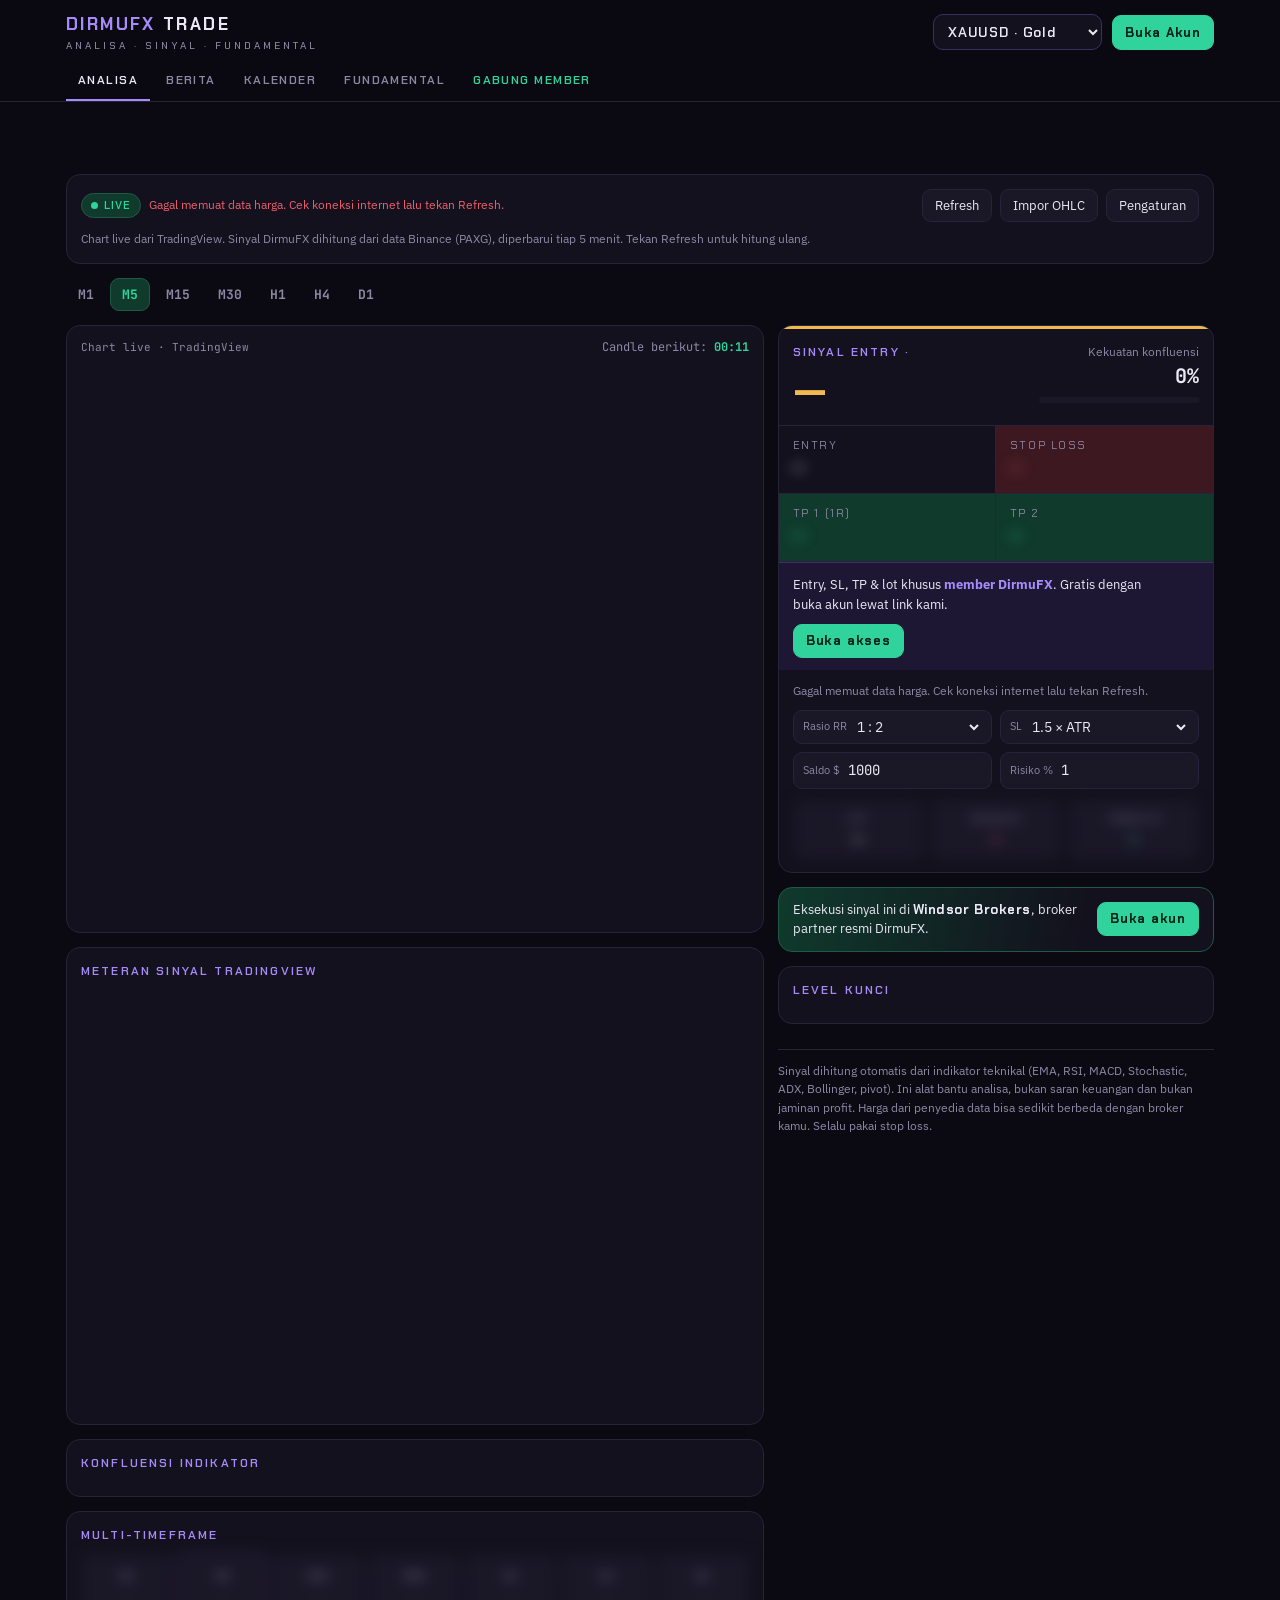
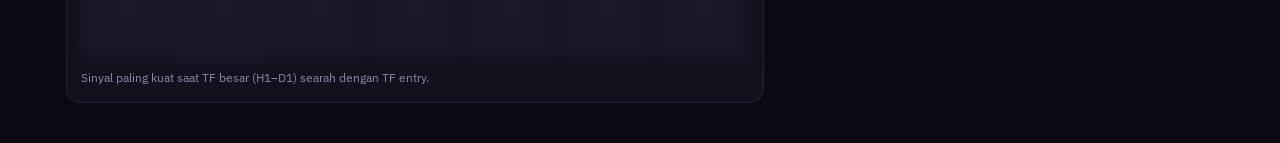
<file: Dirmufx.html>
<!doctype html>
<html lang="id">
<head>
<meta charset="utf-8">
<meta name="viewport" content="width=device-width,initial-scale=1,viewport-fit=cover">
<meta name="theme-color" content="#0b0a12">
<title>DirmuFX Trade Terminal</title>
<link rel="preconnect" href="https://fonts.googleapis.com">
<link rel="stylesheet" href="https://fonts.googleapis.com/css2?family=Chakra+Petch:wght@500;600;700&family=IBM+Plex+Sans:wght@400;500;600&family=JetBrains+Mono:wght@400;500;700&display=swap">
<style>
/* Dark trading terminal: sticky brand bar + tabs; Analisa = chart column + signal column on desktop, stacked on phones */
:root{
  --bg:#0b0a12; --panel:#13111d; --panel2:#1a1727; --line:#272339;
  --fg:#ece9f5; --muted:#8d88a6; --violet:#a78bfa; --violet-dim:#3b2f63;
  --up:#2fd39b; --up-dim:#0f3a2c; --down:#f05d6c; --down-dim:#3d1820; --amber:#f2b950; --amber-dim:#2a2112;
  --f-display:"Chakra Petch","Segoe UI",system-ui,sans-serif;
  --f-body:"IBM Plex Sans",system-ui,-apple-system,"Segoe UI",sans-serif;
  --f-mono:"JetBrains Mono",ui-monospace,"SFMono-Regular",Menlo,monospace;
  color-scheme:dark;
}
*{box-sizing:border-box}
html{padding-top:env(safe-area-inset-top,0px);padding-bottom:env(safe-area-inset-bottom,0px)}
body{margin:0;background:var(--bg);color:var(--fg);font-family:var(--f-body);font-size:14px;line-height:1.5;-webkit-font-smoothing:antialiased}
[hidden]{display:none!important}
button,input,select,textarea{font:inherit;color:inherit}
button{cursor:pointer}
:focus-visible{outline:2px solid var(--violet);outline-offset:2px}
.num{font-family:var(--f-mono);font-variant-numeric:tabular-nums}
.wrap{max-width:1180px;margin:0 auto;padding-left:max(16px,env(safe-area-inset-left,0px));padding-right:max(16px,env(safe-area-inset-right,0px))}

.top{position:sticky;top:0;z-index:9;background:rgba(11,10,18,.94);backdrop-filter:blur(10px);border-bottom:1px solid var(--line)}
.top .wrap{display:flex;flex-direction:column;gap:10px;padding-block:12px 0}
.brandrow{display:flex;align-items:center;justify-content:space-between;gap:12px;flex-wrap:wrap}
.brand{font-family:var(--f-display);font-weight:700;letter-spacing:.14em;font-size:17px;text-transform:uppercase;white-space:nowrap}
.brand b{color:var(--violet)}
.brand small{display:block;font-size:10px;letter-spacing:.3em;color:var(--muted);font-weight:500}
.quote{display:flex;align-items:center;gap:10px;flex-wrap:wrap}
.symsel{background:var(--panel);border:1px solid var(--violet-dim);border-radius:10px;padding:7px 10px;font-family:var(--f-display);font-weight:600;letter-spacing:.06em}
.lastpx{font-family:var(--f-mono);font-size:18px;font-weight:700;text-align:right;line-height:1.2}
.lastpx small{display:block;font-size:11px;font-weight:500}
.tabs{display:flex;gap:4px;overflow-x:auto;scrollbar-width:none}
.tabs::-webkit-scrollbar{display:none}
.tab{background:none;border:0;border-bottom:2px solid transparent;padding:8px 12px 10px;font-family:var(--f-display);font-weight:600;letter-spacing:.12em;text-transform:uppercase;font-size:12px;color:var(--muted);white-space:nowrap}
.tab[aria-selected="true"]{color:var(--fg);border-bottom-color:var(--violet)}

main{padding-block:16px 40px}
.view{display:flex;flex-direction:column;gap:14px}
.card{background:var(--panel);border:1px solid var(--line);border-radius:14px;padding:14px}
.card h2,.h2{font-family:var(--f-display);font-size:12px;letter-spacing:.18em;text-transform:uppercase;color:var(--violet);margin:0 0 10px;font-weight:600}
.muted{color:var(--muted)} .small{font-size:12px}

.srcbar{display:flex;flex-wrap:wrap;align-items:center;gap:8px}
.chip{display:inline-flex;align-items:center;gap:6px;padding:3px 9px;border-radius:999px;font-size:11px;font-family:var(--f-display);letter-spacing:.1em;text-transform:uppercase;font-weight:600;border:1px solid var(--line);white-space:nowrap}
.chip.sim{color:var(--amber);border-color:#5a4520;background:var(--amber-dim)}
.chip.live{color:var(--up);border-color:#1f5a45;background:var(--up-dim)}
.chip.live::before{content:"";width:7px;height:7px;border-radius:50%;background:var(--up);animation:pulse 1.6s infinite}
@keyframes pulse{50%{opacity:.25}}
.chip.imp{color:var(--violet);border-color:var(--violet-dim);background:#1d1733}
.chip.up{color:var(--up);background:var(--up-dim);border-color:transparent}
.chip.down{color:var(--down);background:var(--down-dim);border-color:transparent}
.chip.flat{color:var(--muted);background:var(--panel2);border-color:transparent}
.chip.warn{color:var(--amber);background:var(--amber-dim);border-color:transparent}
.field{display:flex;align-items:center;gap:6px;background:var(--panel2);border:1px solid var(--line);border-radius:9px;padding:6px 9px}
.field input,.field select{background:none;border:0;outline:none;width:100%;min-width:0}
.field label{font-size:11px;color:var(--muted);white-space:nowrap}
.btn{background:var(--panel2);border:1px solid var(--line);border-radius:9px;padding:6px 12px;font-size:13px}
.btn:hover{border-color:var(--violet-dim)}
.btn:disabled{opacity:.5;cursor:default}
.btn.primary{background:var(--violet);color:#160f2b;border-color:var(--violet);font-weight:600}
.status{font-size:12px;color:var(--muted)}
.status.bad{color:var(--down)}

.settings{display:flex;flex-direction:column;gap:10px;margin-top:12px;border-top:1px solid var(--line);padding-top:12px}
.settings .field{max-width:520px}
.settings a{color:var(--violet)}

.tfrow{display:flex;gap:4px;overflow-x:auto;scrollbar-width:none}
.tf{background:none;border:1px solid transparent;border-radius:9px;padding:6px 11px;font-family:var(--f-mono);font-weight:700;color:var(--muted);font-size:13px}
.tf[aria-pressed="true"]{color:var(--up);border-color:#1f5a45;background:var(--up-dim)}
.tf:disabled{opacity:.35;cursor:not-allowed}

.analysis{display:grid;grid-template-columns:minmax(0,1fr);gap:14px}
@media(min-width:920px){.analysis{grid-template-columns:minmax(0,1.6fr) minmax(0,1fr)}}
.col{display:flex;flex-direction:column;gap:14px;min-width:0}
.chartcard{padding:10px}
.charthead{display:flex;justify-content:space-between;align-items:center;gap:8px;flex-wrap:wrap;padding:2px 4px 8px}
.ohlc{font-family:var(--f-mono);font-size:11px;color:var(--muted)}
.ohlc b{color:var(--fg);font-weight:500}
.tvbox{width:100%;height:clamp(380px,62vh,560px);border-radius:10px;overflow:hidden}
.tvtape{min-height:46px;margin-bottom:-4px}
.tvwide{width:100%;min-height:420px}
.canvasbox{position:relative;width:100%;height:clamp(300px,52vh,460px)}
canvas{display:block;width:100%;height:100%;touch-action:pan-y}
.legend{display:flex;gap:12px;flex-wrap:wrap;font-size:11px;color:var(--muted);padding:8px 4px 0}
.legend i{display:inline-block;width:14px;height:2px;vertical-align:middle;margin-right:5px}
.countdown{font-family:var(--f-mono);font-size:12px;color:var(--muted)}
.countdown b{color:var(--up)}

.signal{padding:0;overflow:hidden}
.sighead{display:flex;justify-content:space-between;align-items:flex-start;gap:10px;padding:14px;border-top:3px solid var(--muted)}
.signal[data-dir="BUY"] .sighead{border-top-color:var(--up)}
.signal[data-dir="SELL"] .sighead{border-top-color:var(--down)}
.signal[data-dir="WAIT"] .sighead{border-top-color:var(--amber)}
.sigword{font-family:var(--f-display);font-weight:700;font-size:44px;line-height:1;letter-spacing:.02em}
.signal[data-dir="BUY"] .sigword{color:var(--up)}
.signal[data-dir="SELL"] .sigword{color:var(--down)}
.signal[data-dir="WAIT"] .sigword{color:var(--amber)}
.meter{height:6px;background:var(--panel2);border-radius:99px;overflow:hidden;margin-top:6px;width:160px;max-width:100%}
.meter span{display:block;height:100%;background:var(--violet)}
.levels{display:grid;grid-template-columns:repeat(2,minmax(0,1fr));border-top:1px solid var(--line)}
.lv{padding:11px 14px;border-bottom:1px solid var(--line)}
.lv:nth-child(odd){border-right:1px solid var(--line)}
.lv .k{font-size:11px;letter-spacing:.14em;color:var(--muted);font-family:var(--f-display);text-transform:uppercase}
.lv .v{font-family:var(--f-mono);font-size:19px;font-weight:700}
.lv.sl{background:var(--down-dim)} .lv.sl .v{color:var(--down)}
.lv.tp{background:var(--up-dim)} .lv.tp .v{color:var(--up)}
.sigfoot{padding:12px 14px;display:flex;flex-direction:column;gap:10px}
.row{display:flex;gap:8px;flex-wrap:wrap;align-items:center}
.grid2{display:grid;grid-template-columns:repeat(2,minmax(0,1fr));gap:8px}
.lotout{display:grid;grid-template-columns:repeat(3,minmax(0,1fr));gap:8px;text-align:center}
.lotout div{background:var(--panel2);border-radius:9px;padding:8px 4px}
.lotout b{display:block;font-family:var(--f-mono);font-size:16px}
.lotout span{font-size:10px;color:var(--muted);letter-spacing:.1em;text-transform:uppercase}

.tbl{width:100%;border-collapse:collapse;font-size:13px}
.tbl td,.tbl th{padding:7px 4px;border-bottom:1px solid var(--line);text-align:left;vertical-align:middle}
.tbl th{font-size:10px;letter-spacing:.14em;text-transform:uppercase;color:var(--muted);font-weight:500;font-family:var(--f-display)}
.tbl td.r,.tbl th.r{text-align:right}
.tbl tr:last-child td{border-bottom:0}
.scroll-x{overflow-x:auto}
.mtf{display:grid;grid-template-columns:repeat(7,minmax(0,1fr));gap:5px}
.mtf div{background:var(--panel2);border-radius:8px;padding:7px 2px;text-align:center}
.mtf .t{font-family:var(--f-mono);font-size:11px;color:var(--muted)}
.mtf .s{font-family:var(--f-display);font-weight:700;font-size:12px;letter-spacing:.06em}
.mtf .BUY{color:var(--up)} .mtf .SELL{color:var(--down)} .mtf .WAIT{color:var(--amber)} .mtf .NA{color:var(--muted)}
.mtf .cur{outline:1px solid var(--violet-dim)}

.ai-out{white-space:pre-wrap;font-size:14px;line-height:1.6}
.ai-out:empty{display:none}
.note{font-size:12px;color:var(--muted);line-height:1.55}
.importbox textarea{width:100%;min-height:150px;background:var(--panel2);border:1px solid var(--line);border-radius:10px;padding:10px;font-family:var(--f-mono);font-size:12px;resize:vertical}
.err{color:var(--down);font-size:12px}

.snap{display:flex;gap:8px;flex-wrap:wrap;align-items:center;font-size:12px;color:var(--muted)}
.news{display:flex;flex-direction:column}
.news article{padding:12px 0;border-bottom:1px solid var(--line);display:flex;flex-direction:column;gap:5px}
.news article:last-child{border-bottom:0}
.news h3{margin:0;font-size:15px;font-weight:600;line-height:1.4;text-wrap:balance}
.news h3 a{color:var(--fg);text-decoration:none}
.news h3 a:hover{color:var(--violet)}
.news p{margin:0;color:var(--muted);font-size:13px;max-width:68ch}
.news .meta{display:flex;gap:8px;flex-wrap:wrap;align-items:center;font-size:11px;color:var(--muted)}
.links{display:grid;grid-template-columns:repeat(auto-fill,minmax(150px,1fr));gap:8px}
.links a{display:block;background:var(--panel2);border:1px solid var(--line);border-radius:10px;padding:10px;color:var(--fg);text-decoration:none;font-size:13px}
.links a span{display:block;color:var(--muted);font-size:11px}
.links a:hover{border-color:var(--violet-dim)}
.day{font-family:var(--f-display);letter-spacing:.14em;text-transform:uppercase;font-size:11px;color:var(--violet);padding:12px 0 4px}
.ev{display:grid;grid-template-columns:52px minmax(0,1fr) auto;gap:10px;align-items:start;padding:9px 0;border-bottom:1px solid var(--line)}
.ev .time{font-family:var(--f-mono);font-size:13px}
.ev .name{font-weight:500}
.ev .meta{font-size:12px;color:var(--muted)}
.ev.past{opacity:.45}
.imp3{color:var(--down)} .imp2{color:var(--amber)} .imp1{color:var(--muted)}
.dots{font-size:10px;letter-spacing:2px;white-space:nowrap}
.cd{font-family:var(--f-mono);font-size:11px;color:var(--up);white-space:nowrap}
.seg{display:flex;gap:4px;flex-wrap:wrap}
.seg button{background:var(--panel2);border:1px solid var(--line);border-radius:999px;padding:4px 11px;font-size:12px;color:var(--muted)}
.seg button[aria-pressed="true"]{color:var(--fg);border-color:var(--violet)}
.drivers{display:flex;flex-direction:column}
.drv{display:grid;grid-template-columns:minmax(0,1fr) auto;gap:4px 10px;padding:11px 0;border-bottom:1px solid var(--line)}
.drv:last-child{border-bottom:0}
.drv h3{margin:0;font-size:14px;font-weight:600}
.drv p{margin:0;grid-column:1/-1;color:var(--muted);font-size:13px;max-width:70ch}
.bias{display:flex;align-items:center;gap:12px;flex-wrap:wrap}
.biasword{font-family:var(--f-display);font-weight:700;font-size:26px;letter-spacing:.03em}
.lvlgrid{display:grid;grid-template-columns:repeat(2,minmax(0,1fr));gap:8px}
.lvlgrid div{background:var(--panel2);border-radius:9px;padding:8px 10px}
.lvlgrid .k{font-size:11px;color:var(--muted)}
.disc{font-size:11.5px;color:var(--muted);border-top:1px solid var(--line);padding-top:12px;line-height:1.6}
/* IB partner & member gate */
a.btn{text-decoration:none;display:inline-flex;align-items:center}
.btn.cta{background:var(--up);color:#04241a;border-color:var(--up);font-weight:700;font-family:var(--f-display);letter-spacing:.06em;text-decoration:none;display:inline-flex;align-items:center;gap:6px;white-space:nowrap}
.btn.cta:hover{filter:brightness(1.08)}
.quote .btn.cta{padding:7px 12px}
.locked .lockable{filter:blur(7px);user-select:none;pointer-events:none}
.lockbar{display:none;align-items:center;justify-content:space-between;gap:10px;flex-wrap:wrap;background:#1d1733;border-top:1px solid var(--violet-dim);padding:12px 14px}
.locked .lockbar{display:flex}
.lockbar p{margin:0;font-size:13px;max-width:44ch}
.lockbar b{color:var(--violet)}
.ibstrip{display:flex;align-items:center;justify-content:space-between;gap:10px;flex-wrap:wrap;padding:12px 14px;border-radius:14px;border:1px solid #1f5a45;background:linear-gradient(100deg,var(--up-dim),var(--panel) 70%)}
.ibstrip p{margin:0;font-size:13px;max-width:52ch;min-width:0;flex:1 1 200px}
.ibstrip b{font-family:var(--f-display);letter-spacing:.04em}
.hero{display:flex;flex-direction:column;gap:12px;padding:22px 18px;border-radius:16px;border:1px solid #1f5a45;background:radial-gradient(120% 140% at 0% 0%,var(--up-dim),var(--panel) 60%)}
.hero h1{margin:0;font-family:var(--f-display);font-size:clamp(24px,6vw,34px);line-height:1.15;text-wrap:balance;font-weight:700}
.hero h1 em{font-style:normal;color:var(--up)}
.hero p{margin:0;color:var(--muted);max-width:60ch}
.perks{display:grid;grid-template-columns:repeat(auto-fill,minmax(200px,1fr));gap:8px}
.perk{background:var(--panel2);border-radius:10px;padding:12px}
.perk h3{margin:0 0 3px;font-size:14px}
.perk p{margin:0;font-size:12.5px;color:var(--muted)}
.steps{display:flex;flex-direction:column;counter-reset:st}
.step{display:grid;grid-template-columns:32px minmax(0,1fr);gap:12px;padding:14px 0;border-bottom:1px solid var(--line);counter-increment:st}
.step:last-child{border-bottom:0}
.step::before{content:counter(st);width:30px;height:30px;border-radius:50%;display:grid;place-items:center;background:var(--violet-dim);color:var(--violet);font-family:var(--f-mono);font-weight:700}
.step h3{margin:3px 0 4px;font-size:15px}
.step p{margin:0 0 10px;color:var(--muted);font-size:13px;max-width:62ch}
.copyline{display:flex;align-items:center;gap:8px;background:var(--panel2);border:1px solid var(--line);border-radius:9px;padding:6px 6px 6px 10px;max-width:520px}
.copyline span{font-family:var(--f-mono);font-size:12px;overflow:hidden;text-overflow:ellipsis;white-space:nowrap;flex:1;min-width:0}
.unlocked-msg{color:var(--up);font-size:13px}
@media (prefers-reduced-motion:reduce){*{transition:none!important;animation:none!important}}
</style>
</head>
<body>
<header class="top">
  <div class="wrap">
    <div class="brandrow">
      <div class="brand"><b>DirmuFX</b> Trade<small>Analisa · Sinyal · Fundamental</small></div>
      <div class="quote">
        <select class="symsel" id="sym" aria-label="Pilih pair"></select>
        <div class="lastpx" id="lastpx" hidden>—</div>
        <a class="btn cta ibLink" target="_blank" rel="noopener">Buka Akun</a>
      </div>
    </div>
    <nav class="tabs" role="tablist">
      <button class="tab" role="tab" data-v="analisa" aria-selected="true">Analisa</button>
      <button class="tab" role="tab" data-v="berita" aria-selected="false">Berita</button>
      <button class="tab" role="tab" data-v="kalender" aria-selected="false">Kalender</button>
      <button class="tab" role="tab" data-v="fundamental" aria-selected="false">Fundamental</button>
      <button class="tab" role="tab" data-v="member" aria-selected="false" style="color:var(--up)">Gabung Member</button>
    </nav>
  </div>
</header>

<main class="wrap">
  <!-- ANALISA -->
  <section class="view" id="v-analisa">
    <div class="tvtape" id="tvTape"></div>
    <div class="card">
      <div class="srcbar">
        <span class="chip sim" id="srcchip">Demo</span>
        <span class="status" id="status"></span>
        <span style="flex:1"></span>
        <button class="btn" id="refreshBtn">Refresh</button>
        <button class="btn" id="openImport">Impor OHLC</button>
        <button class="btn" id="backLive" hidden>Tutup data impor</button>
        <button class="btn" id="openSet">Pengaturan</button>
      </div>
      <p class="note" id="srcnote" style="margin:8px 0 0"></p>

      <div class="settings" id="settings" hidden>
                <div class="row">
          <div class="field" style="width:220px"><label for="every">Hitung ulang sinyal</label><select id="every"><option value="1">tiap 1 menit</option><option value="5" selected>tiap 5 menit</option><option value="15">tiap 15 menit</option><option value="0">manual</option></select></div>
          <button class="btn primary" id="saveSet">Simpan</button>
          <span class="small muted" id="setMsg"></span>
        </div>
        <p class="note" style="margin:0">Semua data gratis tanpa API key. Chart, berita, dan kalender dari TradingView. Sinyal DirmuFX dihitung dari data Binance (emas memakai PAXG yang disesuaikan ke harga emas spot). Sinyal tersedia untuk XAUUSD, EURUSD, dan BTCUSD.</p>
      </div>

      <div class="importbox" id="importbox" hidden style="margin-top:12px">
        <p class="note" style="margin:0 0 6px">Tempel data candle dari MT4/MT5 atau TradingView. Format per baris: <span class="num">tanggal waktu, open, high, low, close</span>. Minimal 60 baris, urut lama ke baru.</p>
        <textarea id="csv" spellcheck="false" placeholder="2026.11.02 06:00,3901.20,3912.80,3896.10,3909.10&#10;2026.11.02 06:05,3909.10,3915.40,3904.30,3913.70"></textarea>
        <div class="row" style="margin-top:8px">
          <div class="field" style="width:150px"><label for="impTf">TF</label><select id="impTf"></select></div>
          <button class="btn primary" id="doImport">Analisa data ini</button>
          <button class="btn" id="cancelImport">Batal</button>
          <span class="err" id="imperr"></span>
        </div>
      </div>
    </div>

    <div class="tfrow" id="tfrow"></div>

    <div class="analysis">
      <div class="col">
        <div class="card chartcard">
          <div class="charthead">
            <span class="ohlc">Chart live · TradingView</span><span id="ohlc" hidden></span>
            <span class="countdown">Candle berikut: <b id="cdown">--:--</b></span>
          </div>
          <div class="tvbox" id="tvChart"></div>
          <div class="canvasbox" hidden><canvas id="chart"></canvas></div>
        </div>
        <div class="card">
          <h2>Meteran sinyal TradingView</h2>
          <div class="tvwide" id="tvTA"></div>
        </div>
        <div class="card">
          <h2>Konfluensi indikator</h2>
          <div class="scroll-x"><table class="tbl" id="indTbl"></table></div>
        </div>
        <div class="card">
          <div class="row" style="justify-content:space-between;margin-bottom:10px"><h2 style="margin:0">Multi-timeframe</h2><button class="btn" id="mtfBtn" hidden>Muat semua TF</button></div>
          <div class="mtf lockable" id="mtf"></div>
          <p class="note" id="mtfnote" style="margin:8px 0 0">Sinyal paling kuat saat TF besar (H1–D1) searah dengan TF entry.</p>
        </div>
      </div>

      <div class="col">
        <div class="card signal" id="sigcard" data-dir="WAIT">
          <div class="sighead">
            <div>
              <div class="h2" style="margin:0 0 6px">Sinyal entry · <span id="sigtf"></span></div>
              <div class="sigword" id="sigword">—</div>
            </div>
            <div style="text-align:right">
              <div class="small muted">Kekuatan konfluensi</div>
              <div class="num" style="font-size:20px;font-weight:700" id="sigstr">0%</div>
              <div class="meter" style="margin-left:auto"><span id="sigbar" style="width:0"></span></div>
            </div>
          </div>
          <div class="levels">
            <div class="lv"><div class="k">Entry</div><div class="v lockable" id="lvE">—</div></div>
            <div class="lv sl"><div class="k">Stop loss</div><div class="v lockable" id="lvSL">—</div></div>
            <div class="lv tp"><div class="k">TP 1 (1R)</div><div class="v lockable" id="lvTP1">—</div></div>
            <div class="lv tp"><div class="k" id="tp2k">TP 2</div><div class="v lockable" id="lvTP2">—</div></div>
          </div>
          <div class="lockbar">
            <p>Entry, SL, TP &amp; lot khusus <b>member DirmuFX</b>. Gratis dengan buka akun lewat link kami.</p>
            <a class="btn cta" href="#member">Buka akses</a>
          </div>
          <div class="sigfoot">
            <div class="small muted" id="sigwhy"></div>
            <div class="grid2">
              <div class="field"><label for="rr">Rasio RR</label><select id="rr"><option value="1.5">1 : 1.5</option><option value="2" selected>1 : 2</option><option value="3">1 : 3</option></select></div>
              <div class="field"><label for="slm">SL</label><select id="slm"><option value="1">1.0 × ATR</option><option value="1.5" selected>1.5 × ATR</option><option value="2">2.0 × ATR</option></select></div>
              <div class="field"><label for="bal">Saldo $</label><input id="bal" class="num" inputmode="decimal" value="1000"></div>
              <div class="field"><label for="risk">Risiko %</label><input id="risk" class="num" inputmode="decimal" value="1"></div>
            </div>
            <div class="lotout lockable">
              <div><span>Lot</span><b id="lot">—</b></div>
              <div><span>Risiko $</span><b id="riskusd" style="color:var(--down)">—</b></div>
              <div><span>Target $</span><b id="rewusd" style="color:var(--up)">—</b></div>
            </div>
          </div>
        </div>
        <div class="ibstrip ibonly">
          <p>Eksekusi sinyal ini di <b class="brokerName"></b>, broker partner resmi DirmuFX.</p>
          <a class="btn cta ibLink" target="_blank" rel="noopener">Buka akun</a>
        </div>
        <div class="card">
          <h2>Level kunci</h2>
          <table class="tbl" id="lvlTbl"></table>
        </div>
        <div class="card" id="aicard" hidden>
          <h2>Analisa AI</h2>
          <div class="row" style="margin-bottom:10px"><button class="btn primary" id="aiBtn">Minta analisa AI</button><span class="small muted" id="aiState"></span></div>
          <div class="ai-out" id="aiOut"></div>
        </div>
        <p class="disc">Sinyal dihitung otomatis dari indikator teknikal (EMA, RSI, MACD, Stochastic, ADX, Bollinger, pivot). Ini alat bantu analisa, bukan saran keuangan dan bukan jaminan profit. Harga dari penyedia data bisa sedikit berbeda dengan broker kamu. Selalu pakai stop loss.</p>
      </div>
    </div>
  </section>

  <!-- BERITA -->
  <section class="view" id="v-berita" hidden>
    <div class="card">
      <h2>Berita live</h2>
      <div class="tvwide" id="tvNews"></div>
    </div>
    <div class="ibstrip ibonly">
      <p>Ada berita besar? Siapkan akun di <b class="brokerName"></b> sebelum volatilitas datang.</p>
      <a class="btn cta ibLink" target="_blank" rel="noopener">Buka akun</a>
    </div>
    <div class="card">
      <h2>Sumber lain</h2>
      <div class="links">
        <a href="https://www.forexfactory.com/news" target="_blank" rel="noopener">Forex Factory<span>Berita &amp; kalender</span></a>
        <a href="https://www.fxstreet.com/markets/commodities/metals/gold" target="_blank" rel="noopener">FXStreet<span>Berita emas</span></a>
        <a href="https://www.kitco.com/news/" target="_blank" rel="noopener">Kitco<span>Logam mulia</span></a>
        <a href="https://www.investing.com/commodities/gold-news" target="_blank" rel="noopener">Investing.com<span>Berita emas</span></a>
        <a href="https://www.tradingview.com/symbols/XAUUSD/" target="_blank" rel="noopener">TradingView<span>Chart XAUUSD</span></a>
        <a href="https://www.cmegroup.com/markets/interest-rates/cme-fedwatch-tool.html" target="_blank" rel="noopener">CME FedWatch<span>Peluang suku bunga Fed</span></a>
      </div>
    </div>
  </section>

  <!-- KALENDER -->
  <section class="view" id="v-kalender" hidden>
    <div class="card">
      <h2>Kalender ekonomi</h2>
      <p class="note" style="margin:0 0 8px">Jam mengikuti zona waktu HP kamu. Fokus ke event berdampak tinggi (USD) saat trading emas.</p>
      <div class="tvwide" id="tvCal"></div>
    </div>
  </section>

  <!-- FUNDAMENTAL -->
  <section class="view" id="v-fundamental" hidden>
    <div class="card">
      <h2>Bias fundamental emas (XAUUSD)</h2>
      <div class="bias">
        <span class="biasword" style="color:var(--down)">Bearish–Netral</span>
        <span class="chip warn">Snapshot 2 Nov 2026</span>
      </div>
      <p class="note" style="margin:8px 0 0;max-width:70ch">Tekanan utama: ekspektasi kenaikan suku bunga Fed dan aksi jual paksa (margin call). Penahan: geopolitik Selat Hormuz, yield yang turun, dan RSI H4 yang sangat oversold. Bagian ini ditulis manual; cek tab Berita untuk perkembangan terbaru.</p>
    </div>
    <div class="card">
      <h2>Faktor penggerak</h2>
      <div class="drivers" id="drvList"></div>
    </div>
    <div class="card">
      <h2>Zona harga penting (referensi analis)</h2>
      <div class="lvlgrid">
        <div><div class="k">Resistance 3</div><div class="num">4104 – 4115</div></div>
        <div><div class="k">Support 1</div><div class="num">3885 – 3904</div></div>
        <div><div class="k">Resistance 2</div><div class="num">4074 – 4083</div></div>
        <div><div class="k">Support 2</div><div class="num">3829 – 3849</div></div>
        <div><div class="k">Resistance 1</div><div class="num">3971 – 3982</div></div>
        <div><div class="k">Support 3</div><div class="num">3780 – 3800</div></div>
      </div>
      <p class="note" style="margin:10px 0 0">Sumber: analisa Mitrade 2 Nov 2026. Low tahunan 3879.90.</p>
    </div>
    <div class="card">
      <h2>Data makro (2 Nov 2026)</h2>
      <table class="tbl">
        <tr><th>Indikator</th><th class="r">Nilai</th><th class="r">Efek ke emas</th></tr>
        <tr><td>Fed Funds Rate</td><td class="r num">3.75–4.00%</td><td class="r"><span class="chip down">Bearish</span></td></tr>
        <tr><td>Core PCE</td><td class="r num">3.1%</td><td class="r"><span class="chip down">Bearish</span></td></tr>
        <tr><td>GDP AS Q3</td><td class="r num">3.4%</td><td class="r"><span class="chip down">Bearish</span></td></tr>
        <tr><td>Yield US 10 tahun</td><td class="r num">4.93%</td><td class="r"><span class="chip flat">Netral</span></td></tr>
        <tr><td>Yield US 2 tahun</td><td class="r num">4.58%</td><td class="r"><span class="chip flat">Netral</span></td></tr>
        <tr><td>Brent</td><td class="r num">$117.64</td><td class="r"><span class="chip flat">Campuran</span></td></tr>
        <tr><td>Pengangguran AS</td><td class="r num">4.2%</td><td class="r"><span class="chip flat">Netral</span></td></tr>
      </table>
    </div>
  </section>

  <!-- MEMBER / IB -->
  <section class="view" id="v-member" hidden>
    <div class="hero">
      <span class="chip live" style="align-self:flex-start">Partner resmi <span class="brokerName"></span></span>
      <h1>Trading bareng DirmuFX, <em>buka semua sinyal gratis</em></h1>
      <p>Buka akun di <b class="brokerName" style="color:var(--fg)"></b> lewat link partner DirmuFX. Setelah akun terverifikasi, kamu dapat kode akses untuk membuka entry, stop loss, take profit, kalkulator lot, dan multi-timeframe.</p>
      <div class="row"><a class="btn cta ibLink" target="_blank" rel="noopener" style="padding:10px 18px;font-size:15px">Buka akun sekarang</a><span class="small muted ibCodeLine"></span></div>
    </div>

    <div class="card">
      <h2>Yang kamu dapat sebagai member</h2>
      <div class="perks">
        <div class="perk"><h3>Sinyal lengkap</h3><p>Entry, SL, TP1 dan TP2 di semua pair dan timeframe.</p></div>
        <div class="perk"><h3>Kalkulator lot</h3><p>Ukuran lot otomatis sesuai saldo dan persentase risiko kamu.</p></div>
        <div class="perk"><h3>Multi-timeframe</h3><p>Lihat arah M1 sampai D1 sekaligus sebelum entry.</p></div>
        <div class="perk"><h3>Komunitas</h3><p>Diskusi analisa dan bimbingan langsung dari DirmuFX.</p></div>
      </div>
    </div>

    <div class="card">
      <h2>Cara bergabung</h2>
      <div class="steps">
        <div class="step"><div><h3>Daftar lewat link partner</h3><p>Wajib memakai link di bawah agar akun tercatat sebagai member DirmuFX. Akun yang dibuat langsung di situs broker tidak bisa diverifikasi.</p>
          <div class="copyline"><span class="ibLinkText"></span><button class="btn" data-copy="link">Salin</button></div></div></div>
        <div class="step"><div><h3>Verifikasi dan deposit</h3><p>Lengkapi verifikasi identitas di <span class="brokerName"></span>, lalu deposit sesuai kemampuan. Pakai dana yang siap kamu tanggung risikonya.</p></div></div>
        <div class="step"><div><h3>Kirim nomor akun trading</h3><p>Kirim nomor akun MT4/MT5 kamu supaya kami cek di daftar member partner.</p>
          <div class="row"><a class="btn primary" id="waBtn" target="_blank" rel="noopener" hidden>Kirim via WhatsApp</a><a class="btn" id="tgBtn" target="_blank" rel="noopener" hidden>Kirim via Telegram</a><span class="small muted" id="contactNone"></span></div></div></div>
        <div class="step"><div><h3>Masukkan kode akses</h3><p>Setelah terverifikasi kamu menerima kode akses. Masukkan di sini.</p>
          <div class="row"><div class="field" style="width:220px"><label for="codeIn">Kode</label><input id="codeIn" class="num" autocomplete="off" spellcheck="false" placeholder="DFX-XXXXXX" style="text-transform:uppercase"></div><button class="btn primary" id="codeBtn">Buka akses</button></div>
          <p id="codeMsg" class="small" style="margin-top:6px"></p></div></div>
      </div>
    </div>

    <p class="disc">Trading forex dan emas dengan leverage berisiko tinggi dan bisa menghabiskan seluruh modal. Sinyal di aplikasi ini adalah alat bantu analisa, bukan jaminan profit.</p>
  </section>
</main>

<script>
/* ===== PENGATURAN IB — ubah bagian ini saja ===== */
const IB={
  broker:"Windsor Brokers",
  link:"https://sc.myuserhub.com/?pt=224062", // link referral / IB
  code:"",            // kode IB/partner jika broker memintanya saat daftar (opsional)
  whatsapp:"6285823444392", // nomor WA admin
  telegram:"",        // username Telegram tanpa @ (opsional)
  gate:true,          // true = entry/SL/TP/lot/MTF dikunci untuk non-member
  // SHA-256 dari kode akses member (kode aslinya jangan ditulis di file ini)
  codeHashes:["8a53313fb5cb6a60c95074dbc5df98613e4128493d703096c4e5a3ac13ad866f"]
};
(()=>{
"use strict";
/* ================= config ================= */
const SYMS={
  XAUUSD:{name:"Gold",bn:"PAXGUSDT",spot:"XAU",api:"XAU/USD",d:2,vol:.016,cs:100,anchor:3909.11,quoteUSD:true},
  XAGUSD:{name:"Silver",api:"XAG/USD",d:3,vol:.025,cs:5000,anchor:48.95,quoteUSD:true},
  EURUSD:{name:"Euro",bn:"EURUSDT",api:"EUR/USD",d:5,vol:.005,cs:100000,anchor:1.08,quoteUSD:true},
  GBPUSD:{name:"Pound",api:"GBP/USD",d:5,vol:.006,cs:100000,anchor:1.28,quoteUSD:true},
  USDJPY:{name:"Yen",api:"USD/JPY",d:3,vol:.006,cs:100000,anchor:150,quoteUSD:false},
  BTCUSD:{name:"Bitcoin",bn:"BTCUSDT",api:"BTC/USD",d:1,vol:.03,cs:1,anchor:100000,quoteUSD:true}
};
const TFS=[["M1",1,"1min"],["M5",5,"5min"],["M15",15,"15min"],["M30",30,"30min"],["H1",60,"1h"],["H4",240,"4h"],["D1",1440,"1day"]];
const $=id=>document.getElementById(id);
const store={get(k){try{return localStorage.getItem(k)}catch(e){return null}},set(k,v){try{localStorage.setItem(k,v)}catch(e){}}};
const cfgSaved=(()=>{try{return JSON.parse(store.get("dfx-cfg")||"{}")}catch(e){return{}}})();
const S={sym:cfgSaved.sym||"XAUUSD",tf:cfgSaved.tf||5,every:[0,1,5,15].includes(cfgSaved.every)?cfgSaved.every:5,
  imported:{},view:"analisa",hover:null,live:{},loading:false,err:"",newsF:"all",calImp:2,calCur:"USD"};
if(cfgSaved.anchors)for(const k in cfgSaved.anchors)if(SYMS[k])SYMS[k].anchor=cfgSaved.anchors[k];
if(!SYMS[S.sym])S.sym="XAUUSD";
function saveCfg(){const anchors={};Object.keys(SYMS).forEach(k=>anchors[k]=SYMS[k].anchor);store.set("dfx-cfg",JSON.stringify({sym:S.sym,tf:S.tf,every:S.every,anchors}))}
const esc=s=>String(s??"").replace(/[&<>"']/g,c=>({"&":"&amp;","<":"&lt;",">":"&gt;",'"':"&quot;","'":"&#39;"}[c]));
const tzName=(()=>{try{return new Intl.DateTimeFormat("id-ID",{timeZoneName:"short"}).formatToParts(new Date()).find(p=>p.type==="timeZoneName").value}catch(e){return"lokal"}})();
const hm=ts=>new Date(ts).toLocaleTimeString("id-ID",{hour:"2-digit",minute:"2-digit",hour12:false}).replace(".",":");
const ago=ts=>{const m=Math.round((Date.now()-ts)/60000);return m<1?"baru saja":m<60?m+" mnt lalu":m<1440?Math.floor(m/60)+" jam lalu":Math.floor(m/1440)+" hari lalu"};
const tfName=m=>(TFS.find(t=>t[1]===m)||["?"])[0];
const fx=x=>(x==null||isNaN(x))?"—":(+x).toFixed(SYMS[S.sym].d);

/* ================= data sources ================= */
// demo simulation
function hash(s){let h=2166136261;for(const c of s){h^=c.charCodeAt(0);h=Math.imul(h,16777619)}return h>>>0}
function rng(seed){let a=seed;return()=>{a|=0;a=a+0x6D2B79F5|0;let t=Math.imul(a^a>>>15,1|a);t=t+Math.imul(t^t>>>7,61|t)^t;return((t^t>>>14)>>>0)/4294967296}}
function gauss(r){let u=0,v=0;while(!u)u=r();while(!v)v=r();return Math.sqrt(-2*Math.log(u))*Math.cos(2*Math.PI*v)}
const simCache={};
function simData(sym,tf){
  const cfg=SYMS[sym],key=sym+"|"+tf+"|"+cfg.anchor+"|"+Math.floor(Date.now()/(tf*60000));
  if(simCache[key])return simCache[key];
  const r=rng(hash(sym+tf+cfg.anchor)),n=320,vol=cfg.vol*Math.sqrt(tf/1440),per=22+r()*30,ph=r()*6.28;let p=1;const raw=[];
  for(let i=0;i<n;i++){const mu=vol*.22*Math.sin(i/per+ph)+vol*.08*Math.sin(i/(per*3.3));const o=p,c=o*(1+mu+vol*gauss(r));
    raw.push([o,Math.max(o,c)*(1+Math.abs(gauss(r))*vol*.45),Math.min(o,c)*(1-Math.abs(gauss(r))*vol*.45),c]);p=c}
  const k=cfg.anchor/p,ms=tf*60000,last=Math.floor(Date.now()/ms)*ms;
  return simCache[key]=raw.map((x,i)=>({t:last-(n-1-i)*ms,o:x[0]*k,h:x[1]*k,l:x[2]*k,c:x[3]*k}));
}
// Live candles: Binance (gratis, tanpa key)
const BNIV={1:"1m",5:"5m",15:"15m",30:"30m",60:"1h",240:"4h",1440:"1d"};
const spot={at:0,price:null};
async function goldSpot(){
  if(Date.now()-spot.at<60000&&spot.price)return spot.price;
  try{const r=await fetch("https://api.gold-api.com/price/XAU");const j=await r.json();if(j&&j.price>0){spot.price=+j.price;spot.at=Date.now()}}catch(e){}
  return spot.price;
}
async function fetchCandles(sym,tf){
  const cfg=SYMS[sym];if(!cfg.bn)throw new Error("Sinyal belum tersedia untuk pair ini.");
  let j=null;
  for(const host of["https://data-api.binance.vision","https://api.binance.com"]){
    try{const r=await fetch(`${host}/api/v3/klines?symbol=${cfg.bn}&interval=${BNIV[tf]}&limit=300`);if(r.ok){j=await r.json();break}}catch(e){}
  }
  if(!Array.isArray(j)||j.length<60)throw new Error("Gagal memuat data harga. Cek koneksi internet lalu tekan Refresh.");
  let out=j.map(k=>({t:k[0],o:+k[1],h:+k[2],l:+k[3],c:+k[4]}));
  S.adj=null;
  if(cfg.spot){const sp=await goldSpot();if(sp){const off=sp-out[out.length-1].c;out=out.map(x=>({t:x.t,o:x.o+off,h:x.h+off,l:x.l+off,c:x.c+off}));S.adj=off}}
  return out;
}
async function loadLive(sym,tf,force){
  const key=sym+"|"+tf,c=S.live[key];
  if(!force&&c&&Date.now()-c.at<55000)return c.data;
  try{const k=JSON.parse(store.get("dfx-b-"+key)||"null");if(k&&Date.now()-k.at<60000&&(!c||k.at>c.at)){S.live[key]=k;return k.data}}catch(e){}
  const data=await fetchCandles(sym,tf);S.live[key]={data,at:Date.now()};store.set("dfx-b-"+key,JSON.stringify(S.live[key]));return data;
}
function mode(){return S.imported[S.sym]?"imp":SYMS[S.sym].bn?"live":"nosig"}
function currentTf(){const im=S.imported[S.sym];return im?im.tf:S.tf}
function currentData(){const m=mode();if(m==="imp")return S.imported[S.sym].data;if(m==="live"){const c=S.live[S.sym+"|"+S.tf];return c?c.data:null}return null}

/* ================= indicators ================= */
function ema(a,p){const k=2/(p+1),o=[a[0]];for(let i=1;i<a.length;i++)o.push(a[i]*k+o[i-1]*(1-k));return o}
function sma(a,p){const o=[];let s=0;for(let i=0;i<a.length;i++){s+=a[i];if(i>=p)s-=a[i-p];o.push(i>=p-1?s/p:NaN)}return o}
function rsi(c,p=14){const o=Array(c.length).fill(NaN);let g=0,l=0;for(let i=1;i<c.length;i++){const d=c[i]-c[i-1],up=Math.max(d,0),dn=Math.max(-d,0);if(i<=p){g+=up;l+=dn;if(i===p){g/=p;l/=p;o[i]=100-100/(1+g/(l||1e-9))}}else{g=(g*(p-1)+up)/p;l=(l*(p-1)+dn)/p;o[i]=100-100/(1+g/(l||1e-9))}}return o}
function atr(d,p=14){const tr=d.map((x,i)=>i?Math.max(x.h-x.l,Math.abs(x.h-d[i-1].c),Math.abs(x.l-d[i-1].c)):x.h-x.l);const o=[];let a=0;tr.forEach((t,i)=>{if(i<p){a+=t;o.push(i===p-1?a/p:NaN);if(i===p-1)a=a/p}else{a=(a*(p-1)+t)/p;o.push(a)}});return o}
function macd(c){const e12=ema(c,12),e26=ema(c,26),m=c.map((_,i)=>e12[i]-e26[i]),s=ema(m,9);return{m,s,h:m.map((x,i)=>x-s[i])}}
function stoch(d,p=14){const k=d.map((x,i)=>{if(i<p-1)return NaN;let hh=-Infinity,ll=Infinity;for(let j=i-p+1;j<=i;j++){hh=Math.max(hh,d[j].h);ll=Math.min(ll,d[j].l)}return 100*(x.c-ll)/((hh-ll)||1e-9)});const ks=sma(k.map(v=>isNaN(v)?50:v),3),ds=sma(ks.map(v=>isNaN(v)?50:v),3);return{k:ks,d:ds}}
function adx(d,p=14){let tr=0,pd=0,md=0,ax=NaN;const out=[],pdi=[],mdi=[],dxs=[];
  for(let i=1;i<d.length;i++){const up=d[i].h-d[i-1].h,dn=d[i-1].l-d[i].l,t=Math.max(d[i].h-d[i].l,Math.abs(d[i].h-d[i-1].c),Math.abs(d[i].l-d[i-1].c));
    const p1=up>dn&&up>0?up:0,m1=dn>up&&dn>0?dn:0;
    if(i<=p){tr+=t;pd+=p1;md+=m1}else{tr=tr-tr/p+t;pd=pd-pd/p+p1;md=md-md/p+m1}
    if(i>=p){const P=100*pd/(tr||1e-9),M=100*md/(tr||1e-9),dx=100*Math.abs(P-M)/((P+M)||1e-9);dxs.push(dx);
      if(dxs.length===p)ax=dxs.reduce((a,b)=>a+b)/p;else if(dxs.length>p)ax=(ax*(p-1)+dx)/p;pdi[i]=P;mdi[i]=M}
    out[i]=ax}
  return{adx:out,pdi,mdi}}
function boll(c,p=20,m=2){const mid=sma(c,p),up=[],lo=[];c.forEach((_,i)=>{if(i<p-1){up.push(NaN);lo.push(NaN);return}let s=0;for(let j=i-p+1;j<=i;j++)s+=(c[j]-mid[i])**2;const sd=Math.sqrt(s/p);up.push(mid[i]+m*sd);lo.push(mid[i]-m*sd)});return{mid,up,lo}}
function pivots(d,tf){
  let H,L,C;
  if(tf>=1440){const x=d[d.length-2];H=x.h;L=x.l;C=x.c}
  else{const day=t=>Math.floor(t/86400000),lastDay=day(d[d.length-1].t);const prev=d.filter(x=>day(x.t)===lastDay-1);
    const src=prev.length>=3?prev:d.slice(-Math.min(d.length-1,Math.round(1440/tf)+1),-1);
    H=Math.max(...src.map(x=>x.h));L=Math.min(...src.map(x=>x.l));C=src[src.length-1].c}
  const P=(H+L+C)/3;return{P,R1:2*P-L,S1:2*P-H,R2:P+(H-L),S2:P-(H-L)}}
function swings(d){const res=[],sup=[],n=d.length;for(let i=Math.max(2,n-160);i<n-2;i++){const h=d[i].h,l=d[i].l;if(h>=d[i-1].h&&h>=d[i-2].h&&h>=d[i+1].h&&h>=d[i+2].h)res.push(h);if(l<=d[i-1].l&&l<=d[i-2].l&&l<=d[i+1].l&&l<=d[i+2].l)sup.push(l)}
  const c=d[n-1].c;return{res:res.filter(x=>x>c).sort((a,b)=>a-b),sup:sup.filter(x=>x<c).sort((a,b)=>b-a)}}
function analyse(d,tf){
  const c=d.map(x=>x.c),n=c.length-1,close=c[n];
  const e20=ema(c,20),e50=ema(c,50),e200=ema(c,200),R=rsi(c),A=atr(d),M=macd(c),ST=stoch(d),AD=adx(d),B=boll(c);
  const v={close,e20:e20[n],e50:e50[n],e200:e200[n],rsi:R[n],atr:A[n],hist:M.h[n],hist1:M.h[n-1],k:ST.k[n],d:ST.d[n],adx:AD.adx[n],pdi:AD.pdi[n],mdi:AD.mdi[n],bu:B.up[n],bl:B.lo[n],pv:pivots(d,tf),sw:swings(d)};
  const votes=[],add=(name,val,w,score,txt)=>votes.push({name,val,w,score,txt});
  let t=0;if(close>v.e50&&v.e20>v.e50)t=1;else if(close<v.e50&&v.e20<v.e50)t=-1;
  add("EMA 20/50",fx(v.e20)+" / "+fx(v.e50),2,t,t>0?"Uptrend":t<0?"Downtrend":"Campur");
  add("EMA 200",fx(v.e200),1,close>v.e200?1:-1,close>v.e200?"Harga di atas":"Harga di bawah");
  const ms=v.hist>0?(v.hist>v.hist1?1:.5):(v.hist<v.hist1?-1:-.5);
  add("MACD (12,26,9)",(v.hist>=0?"+":"")+fx(v.hist),1.5,ms,v.hist>0?(v.hist>v.hist1?"Momentum naik menguat":"Naik, melemah"):(v.hist<v.hist1?"Momentum turun menguat":"Turun, melemah"));
  const rs=v.rsi>70?-.5:v.rsi<30?.5:v.rsi>55?1:v.rsi<45?-1:0;
  add("RSI 14",v.rsi.toFixed(1),1,rs,v.rsi>70?"Overbought":v.rsi<30?"Oversold":v.rsi>55?"Bullish":v.rsi<45?"Bearish":"Netral");
  const ss=v.k>v.d&&v.k<80?1:v.k<v.d&&v.k>20?-1:v.k>=80?-.5:.5;
  add("Stochastic 14,3",v.k.toFixed(0)+" / "+v.d.toFixed(0),1,ss,v.k>=80?"Jenuh beli":v.k<=20?"Jenuh jual":v.k>v.d?"Cross naik":"Cross turun");
  const pb=(close-v.bl)/((v.bu-v.bl)||1e-9),bs=pb<.05?.5:pb>.95?-.5:0;
  add("Bollinger %B",(pb*100).toFixed(0)+"%",.5,bs,pb<.05?"Tembus bawah":pb>.95?"Tembus atas":"Di dalam band");
  add("Pivot harian",fx(v.pv.P),.5,close>v.pv.P?1:-1,close>v.pv.P?"Di atas pivot":"Di bawah pivot");
  const adxF=isNaN(v.adx)?.85:v.adx<18?.65:v.adx<25?.85:1;
  const max=votes.reduce((a,x)=>a+x.w,0),norm=votes.reduce((a,x)=>a+x.w*x.score,0)/max;
  const dir=norm>=.3?"BUY":norm<=-.3?"SELL":"WAIT";
  return{v,votes,dir,strength:Math.round(Math.min(1,Math.abs(norm))*100*adxF),norm,series:{e20,e50,R,B}};
}
function plan(a,rr,slm){
  const v=a.v,atrv=v.atr,e=v.close,dir=a.dir==="WAIT"?(a.norm>=0?"BUY":"SELL"):a.dir;
  let sl=dir==="BUY"?e-slm*atrv:e+slm*atrv;
  if(dir==="BUY"){const s=v.sw.sup.find(x=>x<e-.5*atrv&&x>e-2.6*atrv);if(s)sl=Math.min(sl,s-.25*atrv)}
  else{const r=v.sw.res.find(x=>x>e+.5*atrv&&x<e+2.6*atrv);if(r)sl=Math.max(sl,r+.25*atrv)}
  const risk=Math.abs(e-sl),s=dir==="BUY"?1:-1;
  return{lean:dir,entry:e,sl,tp1:e+s*risk,tp2:e+s*risk*rr,risk};
}

/* ================= UI build ================= */
const symSel=$("sym");
Object.entries(SYMS).forEach(([k,c])=>{const o=document.createElement("option");o.value=k;o.textContent=k+" · "+c.name;symSel.appendChild(o)});
symSel.value=S.sym;
const tfrow=$("tfrow"),impTf=$("impTf");
TFS.forEach(([n,m])=>{const b=document.createElement("button");b.className="tf";b.textContent=n;b.dataset.m=m;tfrow.appendChild(b);
  const o=document.createElement("option");o.value=m;o.textContent=n;impTf.appendChild(o)});
impTf.value="5";
$("every").value=String(S.every);

/* ================= render: analisa ================= */
let last=null;
function setStatus(txt,bad){$("status").textContent=txt;$("status").className="status"+(bad?" bad":"")}
function render(){
  if(S.view==="analisa")mountAnalisa();
  const m=mode(),cfg=SYMS[S.sym];
  const chip=$("srcchip");chip.className="chip "+(m==="live"?"live":m==="imp"?"imp":"sim");chip.textContent=m==="live"?"Live":m==="imp"?"Data impor":"Chart saja";
  $("backLive").hidden=m!=="imp";$("refreshBtn").hidden=m!=="live";
  [...tfrow.children].forEach(b=>{b.disabled=m==="imp";b.setAttribute("aria-pressed",+b.dataset.m===currentTf())});
  $("srcnote").textContent=m==="live"?`Chart live dari TradingView. Sinyal DirmuFX dihitung dari data Binance${SYMS[S.sym].spot?(S.adj!=null?" (PAXG, disesuaikan ke harga emas spot)":" (PAXG)"):""}${S.every?`, diperbarui tiap ${S.every} menit`:""}. Tekan Refresh untuk hitung ulang.`
    :m==="imp"?`Analisa memakai ${S.imported[S.sym].data.length} candle ${tfName(S.imported[S.sym].tf)} yang kamu impor.`
    :`Sinyal DirmuFX belum tersedia untuk ${S.sym}. Chart dan meteran TradingView tetap live. Sinyal lengkap ada di XAUUSD, EURUSD, dan BTCUSD.`;
  $("mtfBtn").hidden=m!=="live"||isLocked();
  const d=currentData(),tf=currentTf();
  if(!d){clearAll(S.loading?"Memuat data…":(S.err||"Belum ada data"));$("sigwhy").textContent=m==="nosig"?"Pilih XAUUSD, EURUSD, atau BTCUSD untuk sinyal entry/SL/TP.":(S.loading?"Memuat data…":(S.err||""));return}
  const a=analyse(d,tf),rr=+$("rr").value,p=plan(a,rr,+$("slm").value);
  last={d,a,p,tf};
  const prevC=d[d.length-2].c,chg=a.v.close-prevC;
  $("lastpx").innerHTML=`${fx(a.v.close)}<small style="color:${chg>=0?"var(--up)":"var(--down)"}">${chg>=0?"+":""}${fx(chg)}</small>`;
  $("sigcard").dataset.dir=a.dir;$("sigtf").textContent=tfName(tf);
  $("sigword").textContent=a.dir==="WAIT"?"TUNGGU":a.dir;
  $("sigstr").textContent=a.strength+"%";$("sigbar").style.width=a.strength+"%";
  $("lvE").textContent=fx(p.entry);$("lvSL").textContent=fx(p.sl);$("lvTP1").textContent=fx(p.tp1);$("lvTP2").textContent=fx(p.tp2);
  $("tp2k").textContent="TP 2 ("+rr+"R)";
  const why=[`ATR ${fx(a.v.atr)}`,`ADX ${isNaN(a.v.adx)?"—":a.v.adx.toFixed(0)}${a.v.adx<20?" (sideways)":a.v.adx>25?" (tren kuat)":""}`];
  if(a.dir==="WAIT")why.push(`Konfluensi belum cukup. Level di atas adalah rencana jika ${p.lean} terkonfirmasi.`);
  if(SYMS[S.sym].spot&&mode()==="live"){const n=new Date(),dy=n.getUTCDay(),hr=n.getUTCHours();if((dy===5&&hr>=21)||dy===6||(dy===0&&hr<22))why.unshift("Pasar emas sedang tutup (weekend). Jangan pakai sinyal ini untuk entry.")}
  if(mode()==="live"&&S.lastAt)why.unshift("Dihitung "+hm(S.lastAt)+" dari harga "+fx(a.v.close));$("sigwhy").textContent=why.join(" · ");
  lotCalc();
  $("indTbl").innerHTML="<tr><th>Indikator</th><th class='r'>Nilai</th><th class='r'>Status</th></tr>"+a.votes.map(x=>`<tr><td>${x.name}</td><td class="r num">${x.val}</td><td class="r"><span class="chip ${x.score>0?"up":x.score<0?"down":"flat"}">${x.txt}</span></td></tr>`).join("")
    +`<tr><td>ADX 14</td><td class="r num">${isNaN(a.v.adx)?"—":a.v.adx.toFixed(1)}</td><td class="r"><span class="chip flat">${a.v.adx<20?"Lemah":a.v.adx<25?"Sedang":"Kuat"}${a.v.pdi>a.v.mdi?" · +DI":" · −DI"}</span></td></tr>`;
  const pv=a.v.pv,sw=a.v.sw;
  const rows=[["Swing resistance 2",sw.res[1]],["Swing resistance 1",sw.res[0]],["Pivot R2",pv.R2],["Pivot R1",pv.R1],["Pivot P",pv.P],["Pivot S1",pv.S1],["Pivot S2",pv.S2],["Swing support 1",sw.sup[0]],["Swing support 2",sw.sup[1]]].filter(r=>r[1]!=null).sort((x,y)=>y[1]-x[1]);
  $("lvlTbl").innerHTML=rows.map(r=>`<tr><td>${r[0]}</td><td class="r num" style="color:${r[1]>a.v.close?"var(--down)":"var(--up)"}">${fx(r[1])}</td><td class="r small muted num">${((r[1]-a.v.close)/a.v.atr).toFixed(1)} ATR</td></tr>`).join("");
  renderMTF();
  draw();
}
function renderMTF(){
  const m=mode(),tf=currentTf();
  if(m==="imp"){$("mtf").innerHTML=`<div style="grid-column:1/-1" class="small muted">Multi-timeframe tidak tersedia untuk data impor.</div>`;$("mtfnote").hidden=true;return}
  $("mtfnote").hidden=false;
  $("mtf").innerHTML=TFS.map(([n,mm])=>{let d=m==="demo"?simData(S.sym,mm):(S.live[S.sym+"|"+mm]||{}).data;
    if(!d)return`<div class="${mm===tf?"cur":""}"><div class="t">${n}</div><div class="s NA">—</div><div class="t">&nbsp;</div></div>`;
    const r=analyse(d,mm);return`<div class="${mm===tf?"cur":""}"><div class="t">${n}</div><div class="s ${r.dir}">${r.dir}</div><div class="t">${r.strength}%</div></div>`}).join("");
}
function clearAll(msg){last=null;["lvE","lvSL","lvTP1","lvTP2","lot","riskusd","rewusd"].forEach(i=>$(i).textContent="—");$("sigword").textContent="—";$("sigstr").textContent="0%";$("sigbar").style.width=0;$("indTbl").innerHTML="";$("lvlTbl").innerHTML="";$("sigwhy").textContent="";$("lastpx").textContent="—";renderMTF();draw(msg)}
function lotCalc(){
  if(!last)return;const cfg=SYMS[S.sym],{p}=last,bal=parseFloat($("bal").value)||0,rk=parseFloat($("risk").value)||0;
  const riskUsd=bal*rk/100;let perLot=p.risk*cfg.cs;if(!cfg.quoteUSD)perLot/=p.entry;
  const lot=perLot>0?Math.floor(riskUsd/perLot*100)/100:0;
  $("lot").textContent=lot.toFixed(2);$("riskusd").textContent=(lot*perLot).toFixed(2);$("rewusd").textContent=(lot*perLot*(+$("rr").value)).toFixed(2);
}

/* ================= chart ================= */
const cv=$("chart"),ctx=cv.getContext("2d");
const css=n=>getComputedStyle(document.documentElement).getPropertyValue(n).trim();
function draw(msg){
  const box=cv.parentElement,W=box.clientWidth,H=box.clientHeight,dpr=window.devicePixelRatio||1;
  if(!W||!H)return;
  cv.width=W*dpr;cv.height=H*dpr;ctx.setTransform(dpr,0,0,dpr,0,0);ctx.clearRect(0,0,W,H);
  const C={line:css("--line"),muted:css("--muted"),fg:css("--fg"),up:css("--up"),down:css("--down"),violet:css("--violet"),amber:css("--amber"),bg:css("--bg")};
  ctx.font="11px "+css("--f-mono");ctx.textBaseline="middle";
  if(!last){ctx.fillStyle=C.muted;ctx.textAlign="center";ctx.fillText(typeof msg==="string"?msg:"Memuat…",W/2,H/2);$("ohlc").textContent="";return}
  const {d,a,p}=last,vis=Math.min(d.length,Math.max(40,Math.min(110,Math.floor(W/7)))),start=d.length-vis,sl=d.slice(start);
  const axisW=68,plotW=W-axisW,priceH=Math.round(H*.74),rsiTop=priceH+14,rsiH=H-rsiTop-4;
  const ext=isLocked()?[]:[p.tp2,p.sl];
  let hi=Math.max(...sl.map(x=>x.h),...ext),lo=Math.min(...sl.map(x=>x.l),...ext);const pad=(hi-lo)*.06;hi+=pad;lo-=pad;
  const y=v=>8+(hi-v)/(hi-lo)*(priceH-16),cw=plotW/vis,x=i=>i*cw+cw/2;
  ctx.strokeStyle=C.line;ctx.lineWidth=1;ctx.fillStyle=C.muted;ctx.textAlign="left";
  for(let g=0;g<=5;g++){const v=lo+(hi-lo)*g/5,yy=Math.round(y(v))+.5;ctx.beginPath();ctx.moveTo(0,yy);ctx.lineTo(plotW,yy);ctx.stroke();ctx.fillText(fx(v),plotW+6,yy)}
  ctx.beginPath();ctx.moveTo(plotW+.5,0);ctx.lineTo(plotW+.5,H);ctx.stroke();
  const B=a.series.B;ctx.beginPath();let first=true;
  for(let i=0;i<vis;i++){const v=B.up[start+i];if(isNaN(v))continue;first?ctx.moveTo(x(i),y(v)):ctx.lineTo(x(i),y(v));first=false}
  for(let i=vis-1;i>=0;i--){const v=B.lo[start+i];if(isNaN(v))continue;ctx.lineTo(x(i),y(v))}
  ctx.closePath();ctx.fillStyle="rgba(167,139,250,.06)";ctx.fill();
  const bw=Math.max(1,cw*.62);
  sl.forEach((c,i)=>{ctx.strokeStyle=ctx.fillStyle=c.c>=c.o?C.up:C.down;const xx=Math.round(x(i))+.5;
    ctx.beginPath();ctx.moveTo(xx,y(c.h));ctx.lineTo(xx,y(c.l));ctx.stroke();
    const t=y(Math.max(c.o,c.c)),b=y(Math.min(c.o,c.c));ctx.fillRect(xx-bw/2,t,bw,Math.max(1,b-t))});
  const line=(arr,col)=>{ctx.strokeStyle=col;ctx.lineWidth=1.4;ctx.beginPath();for(let i=0;i<vis;i++){const v=arr[start+i];i?ctx.lineTo(x(i),y(v)):ctx.moveTo(x(i),y(v))}ctx.stroke()};
  line(a.series.e50,C.amber);line(a.series.e20,C.violet);
  const hline=(v,col,label,dash)=>{const yy=Math.round(y(v))+.5;ctx.setLineDash(dash);ctx.strokeStyle=col;ctx.lineWidth=1;ctx.beginPath();ctx.moveTo(0,yy);ctx.lineTo(plotW,yy);ctx.stroke();ctx.setLineDash([]);
    ctx.fillStyle=col;ctx.fillRect(plotW+1,yy-9,axisW-1,18);ctx.fillStyle=C.bg;ctx.textAlign="left";ctx.fillText(fx(v),plotW+5,yy);
    if(label){ctx.fillStyle=col;ctx.fillText(label,4,yy-8)}};
  if(!isLocked()){hline(p.sl,C.down,"SL",[5,4]);hline(p.tp1,C.up,"TP1",[2,4]);hline(p.tp2,C.up,"TP2",[5,4])}
  hline(a.v.close,C.fg,null,[1,3]);
  ctx.strokeStyle=C.line;ctx.beginPath();ctx.moveTo(0,rsiTop-6.5);ctx.lineTo(W,rsiTop-6.5);ctx.stroke();
  const ry=v=>rsiTop+(100-v)/100*rsiH;
  ctx.fillStyle="rgba(167,139,250,.07)";ctx.fillRect(0,ry(70),plotW,ry(30)-ry(70));
  ctx.fillStyle=C.muted;[70,30].forEach(v=>ctx.fillText(v,plotW+6,ry(v)));
  ctx.strokeStyle=C.violet;ctx.lineWidth=1.3;ctx.beginPath();for(let i=0;i<vis;i++){const v=a.series.R[start+i];i?ctx.lineTo(x(i),ry(v)):ctx.moveTo(x(i),ry(v))}ctx.stroke();
  let h=S.hover;if(h!=null&&h>=0&&h<vis){ctx.strokeStyle=C.muted;ctx.setLineDash([3,3]);ctx.beginPath();ctx.moveTo(Math.round(x(h))+.5,0);ctx.lineTo(Math.round(x(h))+.5,H);ctx.stroke();ctx.setLineDash([])}else h=vis-1;
  const c=sl[h],dt=new Date(c.t);
  $("ohlc").innerHTML=`${dt.toLocaleDateString("id-ID",{day:"2-digit",month:"short"})} ${hm(c.t)} ${tzName} · O <b>${fx(c.o)}</b> H <b>${fx(c.h)}</b> L <b>${fx(c.l)}</b> C <b>${fx(c.c)}</b> · RSI <b>${(a.series.R[start+h]||0).toFixed(1)}</b>`;
  cv._cw=cw;
}
cv.addEventListener("pointermove",e=>{if(!cv._cw)return;const r=cv.getBoundingClientRect();S.hover=Math.floor((e.clientX-r.left)/cv._cw);draw()});
cv.addEventListener("pointerleave",()=>{S.hover=null;draw()});
new ResizeObserver(()=>draw()).observe(cv.parentElement);

/* ================= live loop ================= */
async function refresh(force){
  if(mode()!=="live"){render();return}
  S.loading=true;S.err="";setStatus("Memuat…");
  if(!currentData())render();
  try{await loadLive(S.sym,S.tf,force);S.lastAt=Date.now();setStatus("Update "+hm(S.lastAt))}
  catch(e){S.err=e.message||"Gagal memuat data. Cek koneksi internet.";setStatus(S.err,true)}
  S.loading=false;render();
}
let timer=null;
function schedule(){clearInterval(timer);if(S.every>0)timer=setInterval(()=>{if(document.visibilityState==="visible"&&S.view==="analisa")refresh(true)},S.every*60000)}
document.addEventListener("visibilitychange",()=>{if(document.visibilityState==="visible"&&mode()==="live"&&S.lastAt&&Date.now()-S.lastAt>S.every*60000&&S.every>0)refresh(true)});

$("mtfBtn").addEventListener("click",async()=>{
  const b=$("mtfBtn");b.disabled=true;const todo=TFS.map(t=>t[1]).filter(m=>{const c=S.live[S.sym+"|"+m];return!c||Date.now()-c.at>300000});
  for(let i=0;i<todo.length;i++){b.textContent=`Memuat ${tfName(todo[i])} (${i+1}/${todo.length})…`;
    try{await loadLive(S.sym,todo[i],true)}catch(e){setStatus(e.message,true);break}
    renderMTF();if(i<todo.length-1)await new Promise(r=>setTimeout(r,250))}
  b.textContent="Muat semua TF";b.disabled=false;
});

setInterval(()=>{const tf=currentTf()*60,now=Date.now()/1000,r=Math.ceil(tf-(now%tf)),h=Math.floor(r/3600),m=Math.floor(r%3600/60),s=r%60;
  $("cdown").textContent=(h?h+":":"")+String(m).padStart(2,"0")+":"+String(s).padStart(2,"0");
  if(r<=1&&mode()==="demo")setTimeout(render,1200);},1000);

/* ================= events ================= */
symSel.addEventListener("change",()=>{S.sym=symSel.value;S.hover=null;saveCfg();resetAI();refresh(false)});
tfrow.addEventListener("click",e=>{const b=e.target.closest(".tf");if(!b||b.disabled)return;S.tf=+b.dataset.m;S.hover=null;saveCfg();resetAI();refresh(false)});
["rr","slm"].forEach(i=>$(i).addEventListener("change",render));
["bal","risk"].forEach(i=>$(i).addEventListener("input",lotCalc));
$("refreshBtn").addEventListener("click",()=>refresh(true));
$("openSet").addEventListener("click",()=>{$("settings").hidden=!$("settings").hidden});
$("saveSet").addEventListener("click",()=>{S.every=+$("every").value;S.live={};saveCfg();schedule();
  $("setMsg").textContent="Tersimpan";setTimeout(()=>$("setMsg").textContent="",2000);$("settings").hidden=true;refresh(true)});
$("openImport").addEventListener("click",()=>{$("importbox").hidden=false;$("imperr").textContent="";$("csv").focus()});
$("cancelImport").addEventListener("click",()=>{$("importbox").hidden=true});
$("backLive").addEventListener("click",()=>{delete S.imported[S.sym];resetAI();refresh(false)});
$("doImport").addEventListener("click",()=>{const res=parseCSV($("csv").value);if(typeof res==="string"){$("imperr").textContent=res;return}
  S.imported[S.sym]={data:res,tf:+impTf.value};$("importbox").hidden=true;S.hover=null;resetAI();render()});
function parseCSV(txt){
  const out=[],isNum=s=>/^-?\d+(\.\d+)?$/.test(s);
  for(const ln of txt.split(/\r?\n/).map(l=>l.trim()).filter(Boolean)){
    let tk=ln.replace(/[<>]/g,"").split(/[,;\t]/).map(s=>s.trim()).filter(Boolean);if(tk.length<4)tk=ln.split(/\s+/);
    const i=tk.findIndex((s,j)=>isNum(s)&&isNum(tk[j+1]||"")&&isNum(tk[j+2]||"")&&isNum(tk[j+3]||"")&&!/^\d{8}$/.test(s));
    if(i<0)continue;const [o,h,l,c]=tk.slice(i,i+4).map(Number);if(!(h>=l))continue;
    let t=NaN;const ds=tk.slice(0,i).join(" ");if(ds)t=Date.parse(ds.replace(/^(\d{4})[.\/](\d{2})[.\/](\d{2})/,"$1-$2-$3").replace(/^(\d{4})(\d{2})(\d{2})\b/,"$1-$2-$3").replace(" ","T"));
    out.push({t,o,h:Math.max(h,o,c),l:Math.min(l,o,c),c})}
  if(out.length<60)return`Terbaca ${out.length} baris valid. Butuh minimal 60 baris berisi open, high, low, close.`;
  if(out.some(x=>isNaN(x.t))){const ms=+impTf.value*60000,end=Math.floor(Date.now()/ms)*ms;out.forEach((x,i)=>x.t=end-(out.length-1-i)*ms)}
  if(out[0].t>out[out.length-1].t)out.reverse();
  return out.slice(-600);
}

/* ================= tabs ================= */
const VIEWS=["analisa","berita","kalender","fundamental","member"];
function show(v){if(!VIEWS.includes(v))v="analisa";S.view=v;VIEWS.forEach(x=>$("v-"+x).hidden=x!==v);document.querySelectorAll(".tab").forEach(t=>t.setAttribute("aria-selected",t.dataset.v===v));
  mountView(v)}
document.querySelector(".tabs").addEventListener("click",e=>{const t=e.target.closest(".tab");if(!t)return;if(location.hash!=="#"+t.dataset.v)location.hash=t.dataset.v;else show(t.dataset.v);window.scrollTo({top:0})});
window.addEventListener("hashchange",()=>show(location.hash.slice(1)));
function segInit(id,attr,cb){$(id).addEventListener("click",e=>{const b=e.target.closest("button");if(!b)return;[...$(id).children].forEach(x=>x.setAttribute("aria-pressed",x===b));cb(b.dataset[attr])})}

/* ================= TradingView widgets (gratis, tanpa kredit) ================= */
const TVSYM={XAUUSD:"OANDA:XAUUSD",XAGUSD:"OANDA:XAGUSD",EURUSD:"FX:EURUSD",GBPUSD:"FX:GBPUSD",USDJPY:"FX:USDJPY",BTCUSD:"BITSTAMP:BTCUSD"};
const TVIV={1:"1",5:"5",15:"15",30:"30",60:"60",240:"240",1440:"D"};
const TVTA={1:"1m",5:"5m",15:"15m",30:"30m",60:"1h",240:"4h",1440:"1D"};
const TZ=(()=>{try{return Intl.DateTimeFormat().resolvedOptions().timeZone||"Etc/UTC"}catch(e){return"Etc/UTC"}})();
const mounted={};
function mountTV(id,name,cfg){
  const box=$(id);if(!box)return;const key=JSON.stringify(cfg);if(mounted[id]===key)return;mounted[id]=key;
  box.innerHTML='<div class="tradingview-widget-container" style="height:100%;width:100%"><div class="tradingview-widget-container__widget" style="height:100%;width:100%"></div></div>';
  const sc=document.createElement("script");sc.type="text/javascript";sc.async=true;sc.src="https://s3.tradingview.com/external-embedding/embed-widget-"+name+".js";sc.text=JSON.stringify(cfg);box.firstChild.appendChild(sc);
}
function mountAnalisa(){
  mountTV("tvTape","ticker-tape",{symbols:Object.entries(TVSYM).map(([k,v])=>({proName:v,title:k})),showSymbolLogo:false,isTransparent:true,displayMode:"compact",colorTheme:"dark",theme:"dark",locale:"id"});
  const tf=currentTf();
  mountTV("tvChart","advanced-chart",{autosize:true,symbol:TVSYM[S.sym],interval:TVIV[tf]||"5",timezone:TZ,theme:"dark",style:"1",locale:"id",backgroundColor:"rgba(19,17,29,1)",gridColor:"rgba(39,35,57,0.6)",hide_top_toolbar:true,hide_side_toolbar:true,hide_volume:true,save_image:false,allow_symbol_change:false,calendar:false,studies:[],support_host:"https://www.tradingview.com"});
  mountTV("tvTA","technical-analysis",{interval:TVTA[tf]||"5m",width:"100%",isTransparent:true,height:420,symbol:TVSYM[S.sym],showIntervalTabs:true,displayMode:"single",locale:"id",colorTheme:"dark",theme:"dark"});
}
function mountView(v){
  if(v==="analisa"){mountAnalisa();draw()}
  if(v==="berita")mountTV("tvNews","timeline",{feedMode:"market",market:"forex",isTransparent:true,displayMode:"regular",width:"100%",height:640,colorTheme:"dark",theme:"dark",locale:"id"});
  if(v==="kalender")mountTV("tvCal","events",{colorTheme:"dark",theme:"dark",isTransparent:true,width:"100%",height:640,locale:"id",importanceFilter:"0,1",countryFilter:"us,eu,gb,jp,au,cn,ca,ch"});
}

/* ================= fundamentals (manual snapshot) ================= */
const DRV=[
 ["Kebijakan Fed","down","Bearish","Fed menahan 3.75–4.00%, dua pejabat minta kenaikan. Pasar memperkirakan kenaikan Desember. Suku bunga tinggi membuat emas kurang menarik."],
 ["Likuidasi & margin call","down","Bearish jk. pendek","Penurunan saham teknologi memaksa investor menjual emas dan perak untuk dana tunai."],
 ["Geopolitik Selat Hormuz","up","Bullish","Serangan kapal tanker menaikkan risiko pasokan minyak dan permintaan aset aman."],
 ["Minyak & inflasi","flat","Campuran","Brent 117.64 menjaga emas sebagai lindung nilai, tapi juga mendorong Fed lebih hawkish."],
 ["Yield obligasi AS","up","Bullish (tertunda)","Yield 10 tahun turun ke 4.93%. Biasanya positif untuk emas, kali ini tertutup kebutuhan dana tunai."],
 ["Pemilu sela AS & NFP","flat","Volatilitas","Hasil pemilu dan NFP Jumat malam bisa memicu pergerakan besar dua arah. Kurangi lot menjelang rilis."]
];
$("drvList").innerHTML=DRV.map(d=>`<div class="drv"><h3>${d[0]}</h3><span class="chip ${d[1]}">${d[2]}</span><p>${d[3]}</p></div>`).join("");

/* ================= AI (only when opened inside Claude) ================= */
let sample=null,aiCtl=null;
function resetAI(){if(aiCtl)aiCtl.abort();$("aiOut").textContent="";$("aiState").textContent=""}
(async()=>{for(let i=0;i<30&&!(window.claude&&window.claude.use);i++)await new Promise(r=>setTimeout(r,100));
  if(!(window.claude&&window.claude.use))return;try{sample=await window.claude.use("sample")}catch(e){}
  if(sample)$("aicard").hidden=false})();
$("aiBtn").addEventListener("click",async()=>{
  if(!sample||!last)return;resetAI();aiCtl=new AbortController();const {a,p,tf}=last,v=a.v;
  const prompt=`Kamu analis trading. Analisa singkat bahasa Indonesia santai, teks biasa tanpa markdown, maks 180 kata, bagian: kondisi, skenario BUY, skenario SELL, risiko. Data ${S.sym} ${tfName(tf)} (${mode()==="demo"?"SIMULASI":"real"}): harga ${fx(v.close)}, EMA20 ${fx(v.e20)}, EMA50 ${fx(v.e50)}, EMA200 ${fx(v.e200)}, RSI ${v.rsi.toFixed(1)}, MACD hist ${fx(v.hist)}, ADX ${isNaN(v.adx)?"-":v.adx.toFixed(1)}, ATR ${fx(v.atr)}, pivot ${fx(v.pv.P)}, sinyal ${a.dir} ${a.strength}%, rencana ${p.lean} entry ${fx(p.entry)} SL ${fx(p.sl)} TP ${fx(p.tp2)}. Akhiri: bukan saran keuangan.`;
  $("aiBtn").disabled=true;$("aiState").textContent="Menganalisa…";
  try{const r=await sample(prompt,{signal:aiCtl.signal,cache:false,onText:({text})=>{$("aiOut").textContent=text}});$("aiOut").textContent=r.text;$("aiState").textContent=""}
  catch(e){if(e&&e.code==="not_granted")$("aicard").hidden=true;else if(!(e&&e.name==="AbortError"))$("aiState").textContent="Analisa AI gagal dimuat."}
  finally{$("aiBtn").disabled=false}
});

/* ================= IB / member access ================= */
function isLocked(){return IB.gate&&store.get("dfx-member")!=="1"}
function applyLock(){document.body.classList.toggle("locked",isLocked())}
(function setupIB(){
  const link=/^https?:\/\//.test(IB.link)?IB.link:"";
  document.querySelectorAll(".brokerName").forEach(el=>el.textContent=IB.broker);
  document.querySelectorAll("a.ibLink").forEach(a=>{if(link)a.href=link;else{a.href="#member";a.removeAttribute("target")}});
  document.querySelectorAll(".ibLinkText").forEach(el=>el.textContent=link||"Link partner belum diisi");
  document.querySelectorAll(".ibCodeLine").forEach(el=>el.textContent=IB.code?"Kode partner: "+IB.code:"");
  const msg=`Halo DirmuFX, saya sudah buka akun ${IB.broker} lewat link partner. Nomor akun: `;
  if(IB.whatsapp){$("waBtn").href=`https://wa.me/${IB.whatsapp.replace(/\D/g,"")}?text=${encodeURIComponent(msg)}`;$("waBtn").hidden=false}
  if(IB.telegram){$("tgBtn").href=`https://t.me/${IB.telegram.replace(/^@/,"")}`;$("tgBtn").hidden=false}
  if(!IB.whatsapp&&!IB.telegram)$("contactNone").textContent="Kontak verifikasi belum diisi.";
  document.querySelector("[data-copy='link']").addEventListener("click",async e=>{if(!link)return;try{await navigator.clipboard.writeText(link);e.target.textContent="Tersalin"}catch(_){const r=document.createRange();r.selectNodeContents(document.querySelector(".ibLinkText"));getSelection().removeAllRanges();getSelection().addRange(r)}setTimeout(()=>e.target.textContent="Salin",1800)});
  if(!isLocked()&&IB.gate)$("codeMsg").innerHTML='<span class="unlocked-msg">Akses member sudah aktif di perangkat ini.</span>';
  applyLock();
})();
async function sha256(t){const b=await crypto.subtle.digest("SHA-256",new TextEncoder().encode(t));return[...new Uint8Array(b)].map(x=>x.toString(16).padStart(2,"0")).join("")}
$("codeBtn").addEventListener("click",async()=>{
  const v=$("codeIn").value.trim().toUpperCase();if(!v)return;
  let h="";try{h=await sha256(v)}catch(e){$("codeMsg").textContent="Browser tidak mendukung verifikasi kode. Buka lewat link https.";return}
  if(IB.codeHashes.includes(h)){store.set("dfx-member","1");applyLock();render();$("codeMsg").innerHTML='<span class="unlocked-msg">Akses member aktif. Semua sinyal sudah terbuka di tab Analisa.</span>'}
  else{$("codeMsg").innerHTML='<span class="err">Kode tidak cocok. Cek lagi atau hubungi admin DirmuFX.</span>'}
});

/* ================= boot ================= */
schedule();refresh(false);show(location.hash.slice(1));
})();
</script>
</body>
</html>
</file>
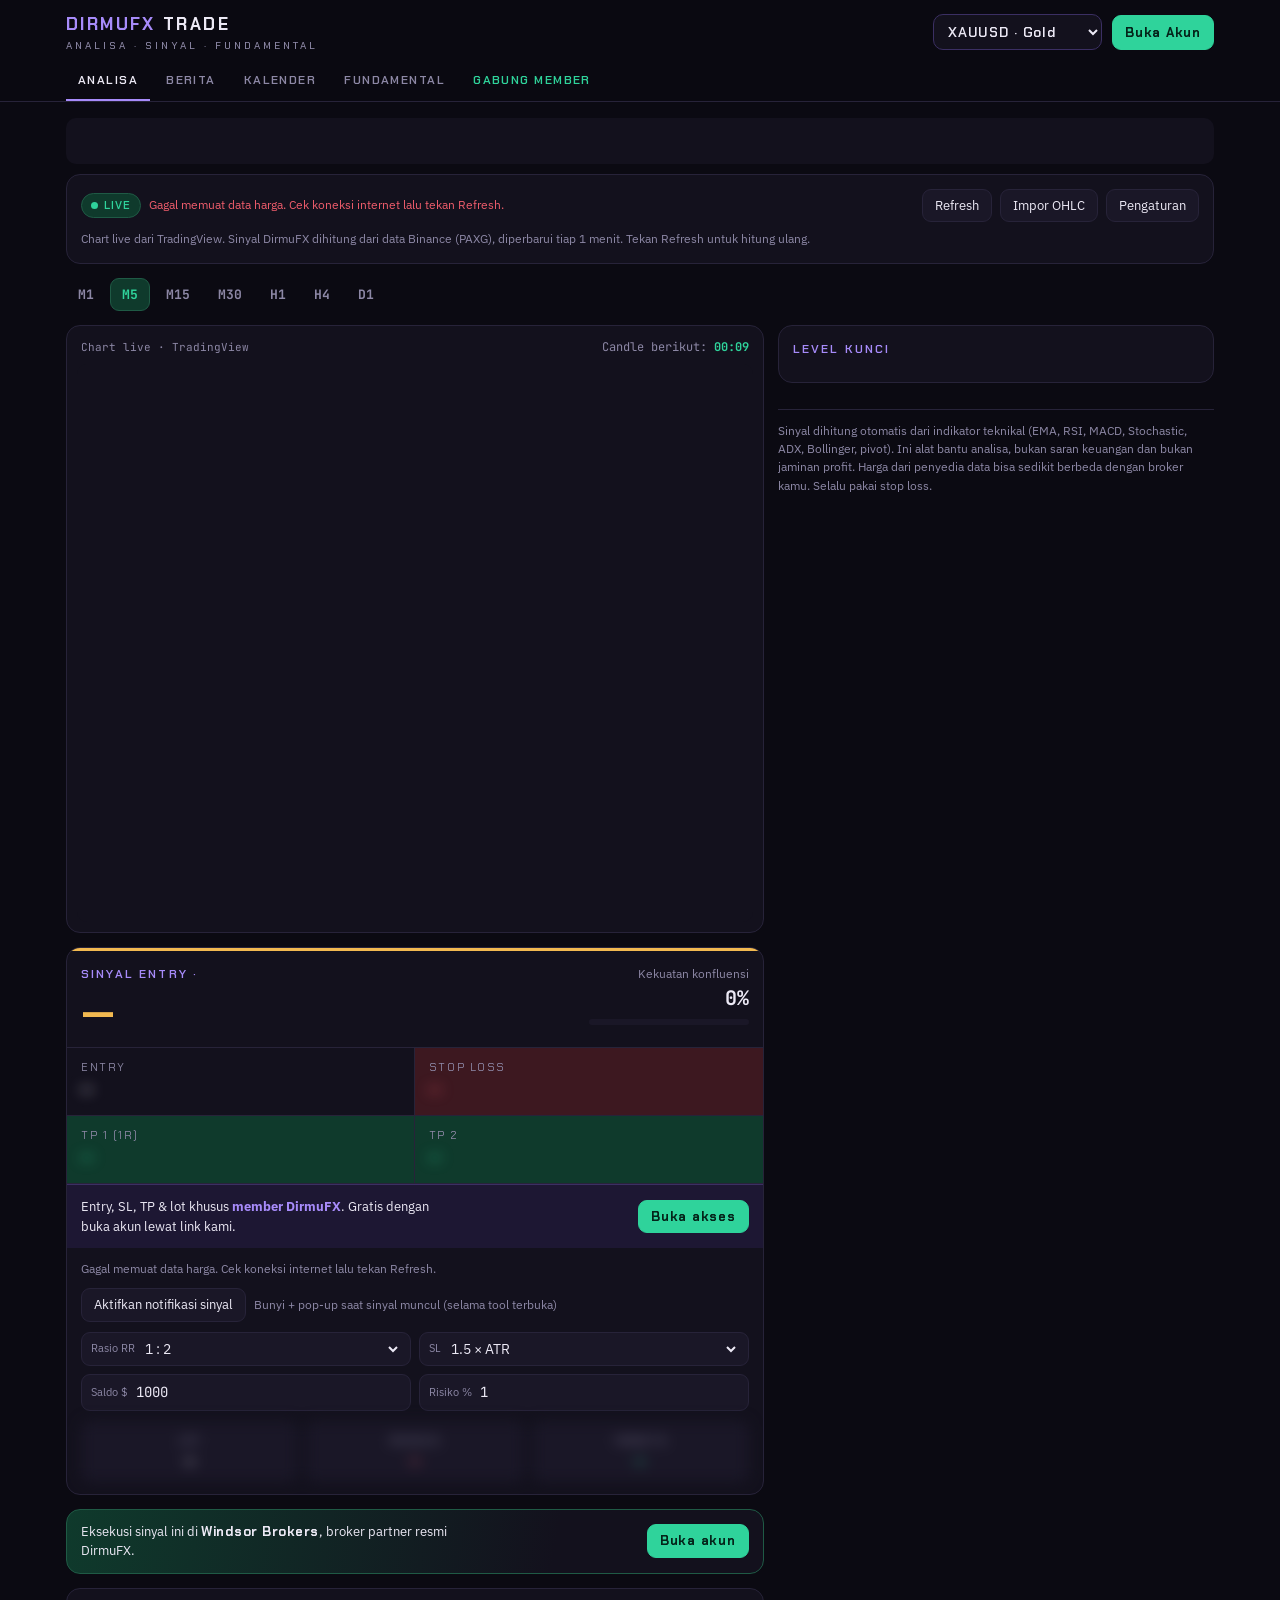
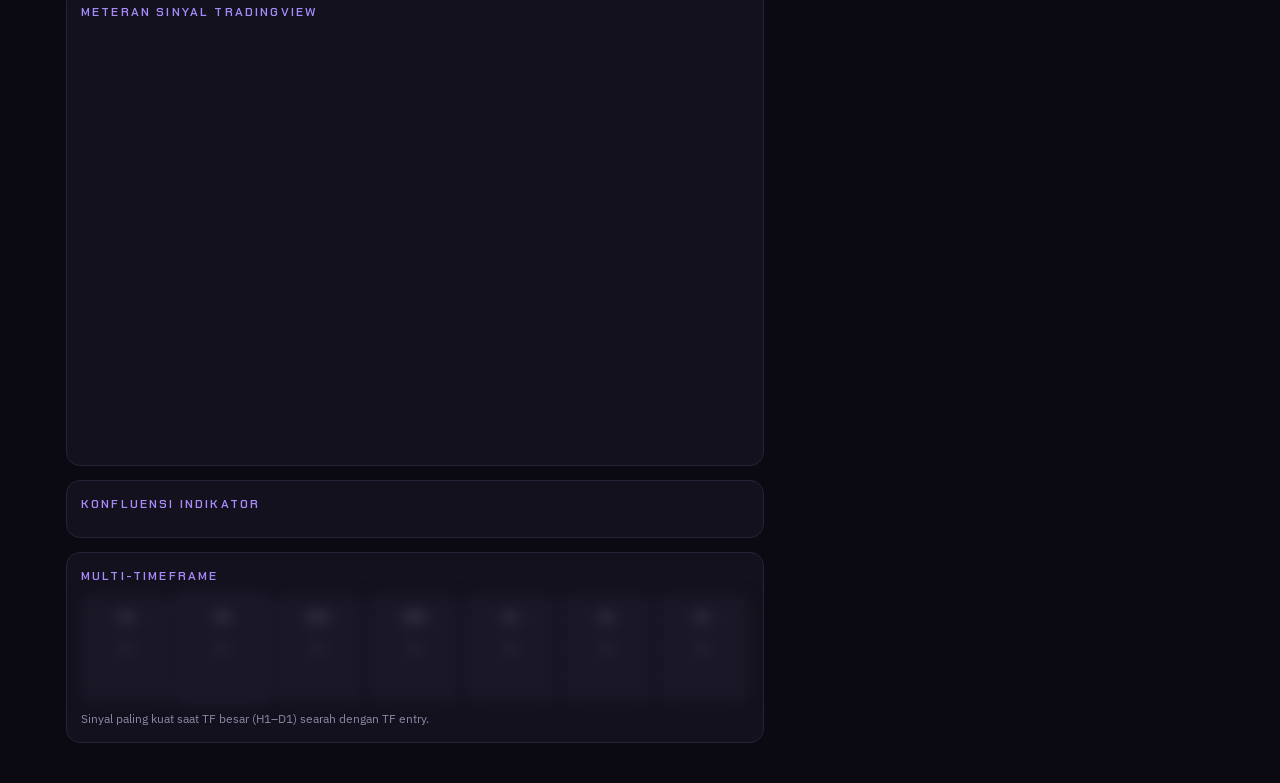
<file: dirmufx.html.html>
<!doctype html>
<html lang="id">
<head>
<meta charset="utf-8">
<meta name="viewport" content="width=device-width,initial-scale=1,viewport-fit=cover">
<meta name="theme-color" content="#0b0a12">
<title>DirmuFX Trade Terminal</title>
<link rel="preconnect" href="https://fonts.googleapis.com">
<link rel="stylesheet" href="https://fonts.googleapis.com/css2?family=Chakra+Petch:wght@500;600;700&family=IBM+Plex+Sans:wght@400;500;600&family=JetBrains+Mono:wght@400;500;700&display=swap">
<style>
/* Dark trading terminal: sticky brand bar + tabs; Analisa = chart column + signal column on desktop, stacked on phones */
:root{
  --bg:#0b0a12; --panel:#13111d; --panel2:#1a1727; --line:#272339;
  --fg:#ece9f5; --muted:#8d88a6; --violet:#a78bfa; --violet-dim:#3b2f63;
  --up:#2fd39b; --up-dim:#0f3a2c; --down:#f05d6c; --down-dim:#3d1820; --amber:#f2b950; --amber-dim:#2a2112;
  --f-display:"Chakra Petch","Segoe UI",system-ui,sans-serif;
  --f-body:"IBM Plex Sans",system-ui,-apple-system,"Segoe UI",sans-serif;
  --f-mono:"JetBrains Mono",ui-monospace,"SFMono-Regular",Menlo,monospace;
  color-scheme:dark;
}
*{box-sizing:border-box}
html{padding-top:env(safe-area-inset-top,0px);padding-bottom:env(safe-area-inset-bottom,0px)}
body{margin:0;background:var(--bg);color:var(--fg);font-family:var(--f-body);font-size:14px;line-height:1.5;-webkit-font-smoothing:antialiased}
[hidden]{display:none!important}
button,input,select,textarea{font:inherit;color:inherit}
button{cursor:pointer}
:focus-visible{outline:2px solid var(--violet);outline-offset:2px}
.num{font-family:var(--f-mono);font-variant-numeric:tabular-nums}
.wrap{max-width:1180px;margin:0 auto;padding-left:max(16px,env(safe-area-inset-left,0px));padding-right:max(16px,env(safe-area-inset-right,0px))}

.top{position:sticky;top:0;z-index:9;background:rgba(11,10,18,.94);backdrop-filter:blur(10px);border-bottom:1px solid var(--line)}
.top .wrap{display:flex;flex-direction:column;gap:10px;padding-block:12px 0}
.brandrow{display:flex;align-items:center;justify-content:space-between;gap:12px;flex-wrap:wrap}
.brand{font-family:var(--f-display);font-weight:700;letter-spacing:.14em;font-size:17px;text-transform:uppercase;white-space:nowrap}
.brand b{color:var(--violet)}
.brand small{display:block;font-size:10px;letter-spacing:.3em;color:var(--muted);font-weight:500}
.quote{display:flex;align-items:center;gap:10px;flex-wrap:wrap}
.symsel{background:var(--panel);border:1px solid var(--violet-dim);border-radius:10px;padding:7px 10px;font-family:var(--f-display);font-weight:600;letter-spacing:.06em}
.lastpx{font-family:var(--f-mono);font-size:18px;font-weight:700;text-align:right;line-height:1.2}
.lastpx small{display:block;font-size:11px;font-weight:500}
.tabs{display:flex;gap:4px;overflow-x:auto;scrollbar-width:none}
.tabs::-webkit-scrollbar{display:none}
.tab{background:none;border:0;border-bottom:2px solid transparent;padding:8px 12px 10px;font-family:var(--f-display);font-weight:600;letter-spacing:.12em;text-transform:uppercase;font-size:12px;color:var(--muted);white-space:nowrap}
.tab[aria-selected="true"]{color:var(--fg);border-bottom-color:var(--violet)}

main{padding-block:16px 40px}
.view{display:flex;flex-direction:column;gap:14px}
.card{background:var(--panel);border:1px solid var(--line);border-radius:14px;padding:14px}
.card h2,.h2{font-family:var(--f-display);font-size:12px;letter-spacing:.18em;text-transform:uppercase;color:var(--violet);margin:0 0 10px;font-weight:600}
.muted{color:var(--muted)} .small{font-size:12px}

.srcbar{display:flex;flex-wrap:wrap;align-items:center;gap:8px}
.chip{display:inline-flex;align-items:center;gap:6px;padding:3px 9px;border-radius:999px;font-size:11px;font-family:var(--f-display);letter-spacing:.1em;text-transform:uppercase;font-weight:600;border:1px solid var(--line);white-space:nowrap}
.chip.sim{color:var(--amber);border-color:#5a4520;background:var(--amber-dim)}
.chip.live{color:var(--up);border-color:#1f5a45;background:var(--up-dim)}
.chip.live::before{content:"";width:7px;height:7px;border-radius:50%;background:var(--up);animation:pulse 1.6s infinite}
@keyframes pulse{50%{opacity:.25}}
.chip.imp{color:var(--violet);border-color:var(--violet-dim);background:#1d1733}
.chip.up{color:var(--up);background:var(--up-dim);border-color:transparent}
.chip.down{color:var(--down);background:var(--down-dim);border-color:transparent}
.chip.flat{color:var(--muted);background:var(--panel2);border-color:transparent}
.chip.warn{color:var(--amber);background:var(--amber-dim);border-color:transparent}
.field{display:flex;align-items:center;gap:6px;background:var(--panel2);border:1px solid var(--line);border-radius:9px;padding:6px 9px}
.field input,.field select{background:none;border:0;outline:none;width:100%;min-width:0}
.field label{font-size:11px;color:var(--muted);white-space:nowrap}
.btn{background:var(--panel2);border:1px solid var(--line);border-radius:9px;padding:6px 12px;font-size:13px}
.btn:hover{border-color:var(--violet-dim)}
.btn:disabled{opacity:.5;cursor:default}
.btn.primary{background:var(--violet);color:#160f2b;border-color:var(--violet);font-weight:600}
.status{font-size:12px;color:var(--muted)}
.status.bad{color:var(--down)}

.settings{display:flex;flex-direction:column;gap:10px;margin-top:12px;border-top:1px solid var(--line);padding-top:12px}
.settings .field{max-width:520px}
.settings a{color:var(--violet)}

.tfrow{display:flex;gap:4px;overflow-x:auto;scrollbar-width:none}
.tf{background:none;border:1px solid transparent;border-radius:9px;padding:6px 11px;font-family:var(--f-mono);font-weight:700;color:var(--muted);font-size:13px}
.tf[aria-pressed="true"]{color:var(--up);border-color:#1f5a45;background:var(--up-dim)}
.tf:disabled{opacity:.35;cursor:not-allowed}

.analysis{display:grid;grid-template-columns:minmax(0,1fr);gap:14px}
@media(min-width:920px){.analysis{grid-template-columns:minmax(0,1.6fr) minmax(0,1fr)}}
.col{display:flex;flex-direction:column;gap:14px;min-width:0}
.chartcard{padding:10px}
.charthead{display:flex;justify-content:space-between;align-items:center;gap:8px;flex-wrap:wrap;padding:2px 4px 8px}
.ohlc{font-family:var(--f-mono);font-size:11px;color:var(--muted)}
.ohlc b{color:var(--fg);font-weight:500}
.tvbox{width:100%;height:clamp(380px,62vh,560px);border-radius:10px;overflow:hidden}
.tvtape{min-height:46px;margin-bottom:-4px}
.tvwide{width:100%;min-height:420px;border-radius:12px;overflow:hidden;background:#13111d}
.tvtape{border-radius:12px;overflow:hidden;background:#13111d}
.tvwide iframe,.tvtape iframe,.tvbox iframe{color-scheme:normal}
.tvbox,.tvwide,.tvtape,.qbox{color-scheme:light;border-radius:10px;overflow:hidden;background:#13111d}
.tvbox iframe,.tvwide iframe,.tvtape iframe{color-scheme:light}
.toast{position:fixed;left:50%;transform:translateX(-50%);bottom:calc(16px + env(safe-area-inset-bottom,0px));z-index:50;width:min(92vw,440px);background:var(--panel2);border:1px solid var(--line);border-left:4px solid var(--violet);border-radius:12px;padding:12px 14px;box-shadow:0 10px 30px rgba(0,0,0,.5);display:flex;gap:10px;align-items:flex-start}
.toast.BUY{border-left-color:var(--up)} .toast.SELL{border-left-color:var(--down)} .toast.PRE{border-left-color:var(--amber)}
.toast b{display:block;font-family:var(--f-display);letter-spacing:.06em;font-size:15px}
.toast p{margin:2px 0 0;font-size:13px;color:var(--muted)}
.toast button{margin-left:auto;background:none;border:0;color:var(--muted);font-size:18px;line-height:1}
#notifBtn[aria-pressed="true"]{border-color:var(--up);color:var(--up)}
.canvasbox{position:relative;width:100%;height:clamp(300px,52vh,460px)}
canvas{display:block;width:100%;height:100%;touch-action:pan-y}
.legend{display:flex;gap:12px;flex-wrap:wrap;font-size:11px;color:var(--muted);padding:8px 4px 0}
.legend i{display:inline-block;width:14px;height:2px;vertical-align:middle;margin-right:5px}
.countdown{font-family:var(--f-mono);font-size:12px;color:var(--muted)}
.countdown b{color:var(--up)}

.signal{padding:0;overflow:hidden}
.sighead{display:flex;justify-content:space-between;align-items:flex-start;gap:10px;padding:14px;border-top:3px solid var(--muted)}
.signal[data-dir="BUY"] .sighead{border-top-color:var(--up)}
.signal[data-dir="SELL"] .sighead{border-top-color:var(--down)}
.signal[data-dir="WAIT"] .sighead{border-top-color:var(--amber)}
.sigword{font-family:var(--f-display);font-weight:700;font-size:44px;line-height:1;letter-spacing:.02em}
.signal[data-dir="BUY"] .sigword{color:var(--up)}
.signal[data-dir="SELL"] .sigword{color:var(--down)}
.signal[data-dir="WAIT"] .sigword{color:var(--amber)}
.meter{height:6px;background:var(--panel2);border-radius:99px;overflow:hidden;margin-top:6px;width:160px;max-width:100%}
.meter span{display:block;height:100%;background:var(--violet)}
.levels{display:grid;grid-template-columns:repeat(2,minmax(0,1fr));border-top:1px solid var(--line)}
.lv{padding:11px 14px;border-bottom:1px solid var(--line)}
.lv:nth-child(odd){border-right:1px solid var(--line)}
.lv .k{font-size:11px;letter-spacing:.14em;color:var(--muted);font-family:var(--f-display);text-transform:uppercase}
.lv .v{font-family:var(--f-mono);font-size:19px;font-weight:700}
.lv.sl{background:var(--down-dim)} .lv.sl .v{color:var(--down)}
.lv.tp{background:var(--up-dim)} .lv.tp .v{color:var(--up)}
.sigfoot{padding:12px 14px;display:flex;flex-direction:column;gap:10px}
.row{display:flex;gap:8px;flex-wrap:wrap;align-items:center}
.grid2{display:grid;grid-template-columns:repeat(2,minmax(0,1fr));gap:8px}
.lotout{display:grid;grid-template-columns:repeat(3,minmax(0,1fr));gap:8px;text-align:center}
.lotout div{background:var(--panel2);border-radius:9px;padding:8px 4px}
.lotout b{display:block;font-family:var(--f-mono);font-size:16px}
.lotout span{font-size:10px;color:var(--muted);letter-spacing:.1em;text-transform:uppercase}

.tbl{width:100%;border-collapse:collapse;font-size:13px}
.tbl td,.tbl th{padding:7px 4px;border-bottom:1px solid var(--line);text-align:left;vertical-align:middle}
.tbl th{font-size:10px;letter-spacing:.14em;text-transform:uppercase;color:var(--muted);font-weight:500;font-family:var(--f-display)}
.tbl td.r,.tbl th.r{text-align:right}
.tbl tr:last-child td{border-bottom:0}
.scroll-x{overflow-x:auto}
.mtf{display:grid;grid-template-columns:repeat(7,minmax(0,1fr));gap:5px}
.mtf div{background:var(--panel2);border-radius:8px;padding:7px 2px;text-align:center}
.mtf .t{font-family:var(--f-mono);font-size:11px;color:var(--muted)}
.mtf .s{font-family:var(--f-display);font-weight:700;font-size:12px;letter-spacing:.06em}
.mtf .BUY{color:var(--up)} .mtf .SELL{color:var(--down)} .mtf .WAIT{color:var(--amber)} .mtf .NA{color:var(--muted)}
.mtf .cur{outline:1px solid var(--violet-dim)}

.ai-out{white-space:pre-wrap;font-size:14px;line-height:1.6}
.ai-out:empty{display:none}
.note{font-size:12px;color:var(--muted);line-height:1.55}
.importbox textarea{width:100%;min-height:150px;background:var(--panel2);border:1px solid var(--line);border-radius:10px;padding:10px;font-family:var(--f-mono);font-size:12px;resize:vertical}
.err{color:var(--down);font-size:12px}

.snap{display:flex;gap:8px;flex-wrap:wrap;align-items:center;font-size:12px;color:var(--muted)}
.news{display:flex;flex-direction:column}
.news article{padding:12px 0;border-bottom:1px solid var(--line);display:flex;flex-direction:column;gap:5px}
.news article:last-child{border-bottom:0}
.news h3{margin:0;font-size:15px;font-weight:600;line-height:1.4;text-wrap:balance}
.news h3 a{color:var(--fg);text-decoration:none}
.news h3 a:hover{color:var(--violet)}
.news p{margin:0;color:var(--muted);font-size:13px;max-width:68ch}
.news .meta{display:flex;gap:8px;flex-wrap:wrap;align-items:center;font-size:11px;color:var(--muted)}
.links{display:grid;grid-template-columns:repeat(auto-fill,minmax(150px,1fr));gap:8px}
.links a{display:block;background:var(--panel2);border:1px solid var(--line);border-radius:10px;padding:10px;color:var(--fg);text-decoration:none;font-size:13px}
.links a span{display:block;color:var(--muted);font-size:11px}
.links a:hover{border-color:var(--violet-dim)}
.day{font-family:var(--f-display);letter-spacing:.14em;text-transform:uppercase;font-size:11px;color:var(--violet);padding:12px 0 4px}
.ev{display:grid;grid-template-columns:52px minmax(0,1fr) auto;gap:10px;align-items:start;padding:9px 0;border-bottom:1px solid var(--line)}
.ev .time{font-family:var(--f-mono);font-size:13px}
.ev .name{font-weight:500}
.ev .meta{font-size:12px;color:var(--muted)}
.ev.past{opacity:.45}
.imp3{color:var(--down)} .imp2{color:var(--amber)} .imp1{color:var(--muted)}
.dots{font-size:10px;letter-spacing:2px;white-space:nowrap}
.cd{font-family:var(--f-mono);font-size:11px;color:var(--up);white-space:nowrap}
.seg{display:flex;gap:4px;flex-wrap:wrap}
.seg button{background:var(--panel2);border:1px solid var(--line);border-radius:999px;padding:4px 11px;font-size:12px;color:var(--muted)}
.seg button[aria-pressed="true"]{color:var(--fg);border-color:var(--violet)}
.drivers{display:flex;flex-direction:column}
.drv{display:grid;grid-template-columns:minmax(0,1fr) auto;gap:4px 10px;padding:11px 0;border-bottom:1px solid var(--line)}
.drv:last-child{border-bottom:0}
.drv h3{margin:0;font-size:14px;font-weight:600}
.drv p{margin:0;grid-column:1/-1;color:var(--muted);font-size:13px;max-width:70ch}
.bias{display:flex;align-items:center;gap:12px;flex-wrap:wrap}
.biasword{font-family:var(--f-display);font-weight:700;font-size:26px;letter-spacing:.03em}
.lvlgrid{display:grid;grid-template-columns:repeat(2,minmax(0,1fr));gap:8px}
.lvlgrid div{background:var(--panel2);border-radius:9px;padding:8px 10px}
.lvlgrid .k{font-size:11px;color:var(--muted)}
.disc{font-size:11.5px;color:var(--muted);border-top:1px solid var(--line);padding-top:12px;line-height:1.6}
/* IB partner & member gate */
a.btn{text-decoration:none;display:inline-flex;align-items:center}
.btn.cta{background:var(--up);color:#04241a;border-color:var(--up);font-weight:700;font-family:var(--f-display);letter-spacing:.06em;text-decoration:none;display:inline-flex;align-items:center;gap:6px;white-space:nowrap}
.btn.cta:hover{filter:brightness(1.08)}
.quote .btn.cta{padding:7px 12px}
.locked .lockable{filter:blur(7px);user-select:none;pointer-events:none}
.lockbar{display:none;align-items:center;justify-content:space-between;gap:10px;flex-wrap:wrap;background:#1d1733;border-top:1px solid var(--violet-dim);padding:12px 14px}
.locked .lockbar{display:flex}
.lockbar p{margin:0;font-size:13px;max-width:44ch}
.lockbar b{color:var(--violet)}
.ibstrip{display:flex;align-items:center;justify-content:space-between;gap:10px;flex-wrap:wrap;padding:12px 14px;border-radius:14px;border:1px solid #1f5a45;background:linear-gradient(100deg,var(--up-dim),var(--panel) 70%)}
.ibstrip p{margin:0;font-size:13px;max-width:52ch;min-width:0;flex:1 1 200px}
.ibstrip b{font-family:var(--f-display);letter-spacing:.04em}
.hero{display:flex;flex-direction:column;gap:12px;padding:22px 18px;border-radius:16px;border:1px solid #1f5a45;background:radial-gradient(120% 140% at 0% 0%,var(--up-dim),var(--panel) 60%)}
.hero h1{margin:0;font-family:var(--f-display);font-size:clamp(24px,6vw,34px);line-height:1.15;text-wrap:balance;font-weight:700}
.hero h1 em{font-style:normal;color:var(--up)}
.hero p{margin:0;color:var(--muted);max-width:60ch}
.perks{display:grid;grid-template-columns:repeat(auto-fill,minmax(200px,1fr));gap:8px}
.perk{background:var(--panel2);border-radius:10px;padding:12px}
.perk h3{margin:0 0 3px;font-size:14px}
.perk p{margin:0;font-size:12.5px;color:var(--muted)}
.steps{display:flex;flex-direction:column;counter-reset:st}
.step{display:grid;grid-template-columns:32px minmax(0,1fr);gap:12px;padding:14px 0;border-bottom:1px solid var(--line);counter-increment:st}
.step:last-child{border-bottom:0}
.step::before{content:counter(st);width:30px;height:30px;border-radius:50%;display:grid;place-items:center;background:var(--violet-dim);color:var(--violet);font-family:var(--f-mono);font-weight:700}
.step h3{margin:3px 0 4px;font-size:15px}
.step p{margin:0 0 10px;color:var(--muted);font-size:13px;max-width:62ch}
.copyline{display:flex;align-items:center;gap:8px;background:var(--panel2);border:1px solid var(--line);border-radius:9px;padding:6px 6px 6px 10px;max-width:520px}
.copyline span{font-family:var(--f-mono);font-size:12px;overflow:hidden;text-overflow:ellipsis;white-space:nowrap;flex:1;min-width:0}
.unlocked-msg{color:var(--up);font-size:13px}
@media (prefers-reduced-motion:reduce){*{transition:none!important;animation:none!important}}
</style>
</head>
<body>
<header class="top">
  <div class="wrap">
    <div class="brandrow">
      <div class="brand"><b>DirmuFX</b> Trade<small>Analisa · Sinyal · Fundamental</small></div>
      <div class="quote">
        <select class="symsel" id="sym" aria-label="Pilih pair"></select>
        <div class="lastpx" id="lastpx" hidden>—</div>
        <a class="btn cta ibLink" target="_blank" rel="noopener">Buka Akun</a>
      </div>
    </div>
    <nav class="tabs" role="tablist">
      <button class="tab" role="tab" data-v="analisa" aria-selected="true">Analisa</button>
      <button class="tab" role="tab" data-v="berita" aria-selected="false">Berita</button>
      <button class="tab" role="tab" data-v="kalender" aria-selected="false">Kalender</button>
      <button class="tab" role="tab" data-v="fundamental" aria-selected="false">Fundamental</button>
      <button class="tab" role="tab" data-v="member" aria-selected="false" style="color:var(--up)">Gabung Member</button>
    </nav>
  </div>
</header>

<main class="wrap">
  <!-- ANALISA -->
  <section class="view" id="v-analisa">
    <div class="tvtape" id="tvTape"></div>
    <div class="card">
      <div class="srcbar">
        <span class="chip sim" id="srcchip">Demo</span>
        <span class="status" id="status"></span>
        <span style="flex:1"></span>
        <button class="btn" id="refreshBtn">Refresh</button>
        <button class="btn" id="openImport">Impor OHLC</button>
        <button class="btn" id="backLive" hidden>Tutup data impor</button>
        <button class="btn" id="openSet">Pengaturan</button>
      </div>
      <p class="note" id="srcnote" style="margin:8px 0 0"></p>

      <div class="settings" id="settings" hidden>
                <div class="row">
          <div class="field" style="width:220px"><label for="every">Hitung ulang sinyal</label><select id="every"><option value="1" selected>tiap 1 menit</option><option value="5">tiap 5 menit</option><option value="15">tiap 15 menit</option><option value="0">manual</option></select></div>
          <button class="btn primary" id="saveSet">Simpan</button>
          <span class="small muted" id="setMsg"></span>
        </div>
        <p class="note" style="margin:0">Semua data gratis tanpa API key. Chart, berita, dan kalender dari TradingView. Sinyal DirmuFX dihitung dari data Binance (emas memakai PAXG yang disesuaikan ke harga emas spot). Sinyal tersedia untuk XAUUSD, EURUSD, dan BTCUSD.</p>
      </div>

      <div class="importbox" id="importbox" hidden style="margin-top:12px">
        <p class="note" style="margin:0 0 6px">Tempel data candle dari MT4/MT5 atau TradingView. Format per baris: <span class="num">tanggal waktu, open, high, low, close</span>. Minimal 60 baris, urut lama ke baru.</p>
        <textarea id="csv" spellcheck="false" placeholder="2026.11.02 06:00,3901.20,3912.80,3896.10,3909.10&#10;2026.11.02 06:05,3909.10,3915.40,3904.30,3913.70"></textarea>
        <div class="row" style="margin-top:8px">
          <div class="field" style="width:150px"><label for="impTf">TF</label><select id="impTf"></select></div>
          <button class="btn primary" id="doImport">Analisa data ini</button>
          <button class="btn" id="cancelImport">Batal</button>
          <span class="err" id="imperr"></span>
        </div>
      </div>
    </div>

    <div class="tfrow" id="tfrow"></div>

    <div class="analysis">
      <div class="col">
        <div class="card chartcard">
          <div class="charthead">
            <span class="ohlc">Chart live · TradingView</span><span id="ohlc" hidden></span>
            <span class="countdown">Candle berikut: <b id="cdown">--:--</b></span>
          </div>
          <div class="tvbox" id="tvChart"></div>
          <div class="canvasbox" hidden><canvas id="chart"></canvas></div>
        </div>
        <div class="card signal" id="sigcard" data-dir="WAIT">
          <div class="sighead">
            <div>
              <div class="h2" style="margin:0 0 6px">Sinyal entry · <span id="sigtf"></span></div>
              <div class="sigword" id="sigword">—</div>
            </div>
            <div style="text-align:right">
              <div class="small muted">Kekuatan konfluensi</div>
              <div class="num" style="font-size:20px;font-weight:700" id="sigstr">0%</div>
              <div class="meter" style="margin-left:auto"><span id="sigbar" style="width:0"></span></div>
            </div>
          </div>
          <div class="levels">
            <div class="lv"><div class="k">Entry</div><div class="v lockable" id="lvE">—</div></div>
            <div class="lv sl"><div class="k">Stop loss</div><div class="v lockable" id="lvSL">—</div></div>
            <div class="lv tp"><div class="k">TP 1 (1R)</div><div class="v lockable" id="lvTP1">—</div></div>
            <div class="lv tp"><div class="k" id="tp2k">TP 2</div><div class="v lockable" id="lvTP2">—</div></div>
          </div>
          <div class="lockbar">
            <p>Entry, SL, TP &amp; lot khusus <b>member DirmuFX</b>. Gratis dengan buka akun lewat link kami.</p>
            <a class="btn cta" href="#member">Buka akses</a>
          </div>
          <div class="sigfoot">
            <div class="small muted" id="sigwhy"></div>
            <div class="row notifrow"><button class="btn" id="notifBtn">Aktifkan notifikasi sinyal</button><span class="small muted" id="notifState">Bunyi + pop-up saat sinyal muncul (selama tool terbuka)</span></div>
            <div class="grid2">
              <div class="field"><label for="rr">Rasio RR</label><select id="rr"><option value="1.5">1 : 1.5</option><option value="2" selected>1 : 2</option><option value="3">1 : 3</option></select></div>
              <div class="field"><label for="slm">SL</label><select id="slm"><option value="1">1.0 × ATR</option><option value="1.5" selected>1.5 × ATR</option><option value="2">2.0 × ATR</option></select></div>
              <div class="field"><label for="bal">Saldo $</label><input id="bal" class="num" inputmode="decimal" value="1000"></div>
              <div class="field"><label for="risk">Risiko %</label><input id="risk" class="num" inputmode="decimal" value="1"></div>
            </div>
            <div class="lotout lockable">
              <div><span>Lot</span><b id="lot">—</b></div>
              <div><span>Risiko $</span><b id="riskusd" style="color:var(--down)">—</b></div>
              <div><span>Target $</span><b id="rewusd" style="color:var(--up)">—</b></div>
            </div>
          </div>
        </div>
        <div class="ibstrip ibonly">
          <p>Eksekusi sinyal ini di <b class="brokerName"></b>, broker partner resmi DirmuFX.</p>
          <a class="btn cta ibLink" target="_blank" rel="noopener">Buka akun</a>
        </div>
        <div class="card">
          <h2>Meteran sinyal TradingView</h2>
          <div class="tvwide" id="tvTA"></div>
        </div>
        <div class="card">
          <h2>Konfluensi indikator</h2>
          <div class="scroll-x"><table class="tbl" id="indTbl"></table></div>
        </div>
        <div class="card">
          <div class="row" style="justify-content:space-between;margin-bottom:10px"><h2 style="margin:0">Multi-timeframe</h2><button class="btn" id="mtfBtn" hidden>Muat semua TF</button></div>
          <div class="mtf lockable" id="mtf"></div>
          <p class="note" id="mtfnote" style="margin:8px 0 0">Sinyal paling kuat saat TF besar (H1–D1) searah dengan TF entry.</p>
        </div>
      </div>

      <div class="col">
        <div class="card">
          <h2>Level kunci</h2>
          <table class="tbl" id="lvlTbl"></table>
        </div>
        <div class="card" id="aicard" hidden>
          <h2>Analisa AI</h2>
          <div class="row" style="margin-bottom:10px"><button class="btn primary" id="aiBtn">Minta analisa AI</button><span class="small muted" id="aiState"></span></div>
          <div class="ai-out" id="aiOut"></div>
        </div>
        <p class="disc">Sinyal dihitung otomatis dari indikator teknikal (EMA, RSI, MACD, Stochastic, ADX, Bollinger, pivot). Ini alat bantu analisa, bukan saran keuangan dan bukan jaminan profit. Harga dari penyedia data bisa sedikit berbeda dengan broker kamu. Selalu pakai stop loss.</p>
      </div>
    </div>
  </section>

  <!-- BERITA -->
  <section class="view" id="v-berita" hidden>
    <div class="card">
      <h2>Berita live</h2>
      <div class="tvwide" id="tvNews"></div>
    </div>
    <div class="ibstrip ibonly">
      <p>Ada berita besar? Siapkan akun di <b class="brokerName"></b> sebelum volatilitas datang.</p>
      <a class="btn cta ibLink" target="_blank" rel="noopener">Buka akun</a>
    </div>
    <div class="card">
      <h2>Sumber lain</h2>
      <div class="links">
        <a href="https://www.forexfactory.com/news" target="_blank" rel="noopener">Forex Factory<span>Berita &amp; kalender</span></a>
        <a href="https://www.fxstreet.com/markets/commodities/metals/gold" target="_blank" rel="noopener">FXStreet<span>Berita emas</span></a>
        <a href="https://www.kitco.com/news/" target="_blank" rel="noopener">Kitco<span>Logam mulia</span></a>
        <a href="https://www.investing.com/commodities/gold-news" target="_blank" rel="noopener">Investing.com<span>Berita emas</span></a>
        <a href="https://www.tradingview.com/symbols/XAUUSD/" target="_blank" rel="noopener">TradingView<span>Chart XAUUSD</span></a>
        <a href="https://www.cmegroup.com/markets/interest-rates/cme-fedwatch-tool.html" target="_blank" rel="noopener">CME FedWatch<span>Peluang suku bunga Fed</span></a>
      </div>
    </div>
  </section>

  <!-- KALENDER -->
  <section class="view" id="v-kalender" hidden>
    <div class="card">
      <h2>Kalender ekonomi</h2>
      <p class="note" style="margin:0 0 8px">Hanya berita Amerika (USD) berdampak tinggi. Jam mengikuti zona waktu HP kamu. Hindari entry 30 menit sebelum rilis.</p>
      <div class="tvwide" id="tvCal"></div>
    </div>
  </section>

  <!-- FUNDAMENTAL -->
  <section class="view" id="v-fundamental" hidden>
    <div class="card">
      <h2 id="fTitle">Bias fundamental</h2>
      <div class="bias"><span class="biasword" id="fBias"></span><span class="chip warn">Snapshot 2 Nov 2026</span></div>
      <p class="note" id="fSum" style="margin:8px 0 0;max-width:70ch"></p>
    </div>
    <div class="card">
      <h2>Faktor penggerak</h2>
      <div class="drivers" id="drvList"></div>
    </div>
    <div class="card">
      <h2>Zona harga penting</h2>
      <div class="lvlgrid" id="fLv"></div>
      <p class="note" id="fSrc" style="margin:10px 0 0"></p>
    </div>
    <div class="card">
      <h2>Data makro AS (2 Nov 2026)</h2>
      <table class="tbl">
        <tr><th>Indikator</th><th class="r">Nilai</th></tr>
        <tr><td>Fed Funds Rate</td><td class="r num">3.75–4.00%</td></tr>
        <tr><td>Core PCE</td><td class="r num">3.1%</td></tr>
        <tr><td>GDP AS Q3</td><td class="r num">3.4%</td></tr>
        <tr><td>Yield US 10 tahun</td><td class="r num">4.93%</td></tr>
        <tr><td>Yield US 2 tahun</td><td class="r num">4.58%</td></tr>
        <tr><td>Brent</td><td class="r num">$117.64</td></tr>
        <tr><td>Pengangguran AS</td><td class="r num">4.2%</td></tr>
      </table>
      <p class="note" style="margin:10px 0 0">Data AS menggerakkan semua pair yang ada USD-nya. Jadwal rilis berikutnya ada di tab Kalender.</p>
    </div>
  </section>

  <!-- MEMBER / IB -->
  <section class="view" id="v-member" hidden>
    <div class="hero">
      <span class="chip live" style="align-self:flex-start">Partner resmi <span class="brokerName"></span></span>
      <h1>Trading bareng DirmuFX, <em>buka semua sinyal gratis</em></h1>
      <p>Buka akun di <b class="brokerName" style="color:var(--fg)"></b> lewat link partner DirmuFX. Setelah akun terverifikasi, kamu dapat kode akses untuk membuka entry, stop loss, take profit, kalkulator lot, dan multi-timeframe.</p>
      <div class="row"><a class="btn cta ibLink" target="_blank" rel="noopener" style="padding:10px 18px;font-size:15px">Buka akun sekarang</a><span class="small muted ibCodeLine"></span></div>
    </div>

    <div class="card">
      <h2>Yang kamu dapat sebagai member</h2>
      <div class="perks">
        <div class="perk"><h3>Sinyal lengkap</h3><p>Entry, SL, TP1 dan TP2 di semua pair dan timeframe.</p></div>
        <div class="perk"><h3>Kalkulator lot</h3><p>Ukuran lot otomatis sesuai saldo dan persentase risiko kamu.</p></div>
        <div class="perk"><h3>Multi-timeframe</h3><p>Lihat arah M1 sampai D1 sekaligus sebelum entry.</p></div>
        <div class="perk"><h3>Komunitas</h3><p>Diskusi analisa dan bimbingan langsung dari DirmuFX.</p></div>
      </div>
    </div>

    <div class="card">
      <h2>Cara bergabung</h2>
      <div class="steps">
        <div class="step"><div><h3>Daftar lewat link partner</h3><p>Wajib memakai link di bawah agar akun tercatat sebagai member DirmuFX. Akun yang dibuat langsung di situs broker tidak bisa diverifikasi.</p>
          <div class="copyline"><span class="ibLinkText"></span><button class="btn" data-copy="link">Salin</button></div></div></div>
        <div class="step"><div><h3>Verifikasi dan deposit</h3><p>Lengkapi verifikasi identitas di <span class="brokerName"></span>, lalu deposit sesuai kemampuan. Pakai dana yang siap kamu tanggung risikonya.</p></div></div>
        <div class="step"><div><h3>Kirim nomor akun trading</h3><p>Kirim nomor akun MT4/MT5 kamu supaya kami cek di daftar member partner.</p>
          <div class="row"><a class="btn primary" id="waBtn" target="_blank" rel="noopener" hidden>Kirim via WhatsApp</a><a class="btn" id="tgBtn" target="_blank" rel="noopener" hidden>Kirim via Telegram</a><span class="small muted" id="contactNone"></span></div></div></div>
        <div class="step"><div><h3>Masukkan kode akses</h3><p>Setelah terverifikasi kamu menerima kode akses. Masukkan di sini.</p>
          <div class="row"><div class="field" style="width:220px"><label for="codeIn">Kode</label><input id="codeIn" class="num" autocomplete="off" spellcheck="false" placeholder="DFX-XXXXXX" style="text-transform:uppercase"></div><button class="btn primary" id="codeBtn">Buka akses</button></div>
          <p id="codeMsg" class="small" style="margin-top:6px"></p></div></div>
      </div>
    </div>

    <p class="disc">Trading forex dan emas dengan leverage berisiko tinggi dan bisa menghabiskan seluruh modal. Sinyal di aplikasi ini adalah alat bantu analisa, bukan jaminan profit.</p>
  </section>
</main>

<div class="toast" id="toast" role="status" aria-live="polite" hidden><div><b id="toastT"></b><p id="toastM"></p></div><button id="toastX" aria-label="Tutup">×</button></div>
<script>
/* ===== PENGATURAN IB — ubah bagian ini saja ===== */
const IB={
  broker:"Windsor Brokers",
  link:"https://sc.myuserhub.com/?pt=224062", // link referral / IB
  code:"",            // kode IB/partner jika broker memintanya saat daftar (opsional)
  whatsapp:"6285823444392", // nomor WA admin
  telegram:"",        // username Telegram tanpa @ (opsional)
  gate:true,          // true = entry/SL/TP/lot/MTF dikunci untuk non-member
  // SHA-256 dari kode akses member (kode aslinya jangan ditulis di file ini)
  codeHashes:["8a53313fb5cb6a60c95074dbc5df98613e4128493d703096c4e5a3ac13ad866f"]
};
(()=>{
"use strict";
/* ================= config ================= */
const SYMS={
  XAUUSD:{name:"Gold",bn:"PAXGUSDT",spot:"XAU",api:"XAU/USD",d:2,vol:.016,cs:100,anchor:3909.11,quoteUSD:true},
  XAGUSD:{name:"Silver",api:"XAG/USD",d:3,vol:.025,cs:5000,anchor:48.95,quoteUSD:true},
  EURUSD:{name:"Euro",bn:"EURUSDT",api:"EUR/USD",d:5,vol:.005,cs:100000,anchor:1.08,quoteUSD:true},
  GBPUSD:{name:"Pound",api:"GBP/USD",d:5,vol:.006,cs:100000,anchor:1.28,quoteUSD:true},
  USDJPY:{name:"Yen",api:"USD/JPY",d:3,vol:.006,cs:100000,anchor:150,quoteUSD:false},
  BTCUSD:{name:"Bitcoin",bn:"BTCUSDT",api:"BTC/USD",d:1,vol:.03,cs:1,anchor:100000,quoteUSD:true}
};
const TFS=[["M1",1,"1min"],["M5",5,"5min"],["M15",15,"15min"],["M30",30,"30min"],["H1",60,"1h"],["H4",240,"4h"],["D1",1440,"1day"]];
const $=id=>document.getElementById(id);
const store={get(k){try{return localStorage.getItem(k)}catch(e){return null}},set(k,v){try{localStorage.setItem(k,v)}catch(e){}}};
const cfgSaved=(()=>{try{return JSON.parse(store.get("dfx-cfg")||"{}")}catch(e){return{}}})();
const S={sym:cfgSaved.sym||"XAUUSD",tf:cfgSaved.tf||5,every:[0,1,5,15].includes(cfgSaved.every)?cfgSaved.every:1,
  imported:{},view:"analisa",hover:null,live:{},loading:false,err:"",newsF:"all",calImp:2,calCur:"USD"};
if(cfgSaved.anchors)for(const k in cfgSaved.anchors)if(SYMS[k])SYMS[k].anchor=cfgSaved.anchors[k];
if(!SYMS[S.sym])S.sym="XAUUSD";
function saveCfg(){const anchors={};Object.keys(SYMS).forEach(k=>anchors[k]=SYMS[k].anchor);store.set("dfx-cfg",JSON.stringify({sym:S.sym,tf:S.tf,every:S.every,anchors}))}
const esc=s=>String(s??"").replace(/[&<>"']/g,c=>({"&":"&amp;","<":"&lt;",">":"&gt;",'"':"&quot;","'":"&#39;"}[c]));
const tzName=(()=>{try{return new Intl.DateTimeFormat("id-ID",{timeZoneName:"short"}).formatToParts(new Date()).find(p=>p.type==="timeZoneName").value}catch(e){return"lokal"}})();
const hm=ts=>new Date(ts).toLocaleTimeString("id-ID",{hour:"2-digit",minute:"2-digit",hour12:false}).replace(".",":");
const ago=ts=>{const m=Math.round((Date.now()-ts)/60000);return m<1?"baru saja":m<60?m+" mnt lalu":m<1440?Math.floor(m/60)+" jam lalu":Math.floor(m/1440)+" hari lalu"};
const tfName=m=>(TFS.find(t=>t[1]===m)||["?"])[0];
const fx=x=>(x==null||isNaN(x))?"—":(+x).toFixed(SYMS[S.sym].d);

/* ================= data sources ================= */
// demo simulation
function hash(s){let h=2166136261;for(const c of s){h^=c.charCodeAt(0);h=Math.imul(h,16777619)}return h>>>0}
function rng(seed){let a=seed;return()=>{a|=0;a=a+0x6D2B79F5|0;let t=Math.imul(a^a>>>15,1|a);t=t+Math.imul(t^t>>>7,61|t)^t;return((t^t>>>14)>>>0)/4294967296}}
function gauss(r){let u=0,v=0;while(!u)u=r();while(!v)v=r();return Math.sqrt(-2*Math.log(u))*Math.cos(2*Math.PI*v)}
const simCache={};
function simData(sym,tf){
  const cfg=SYMS[sym],key=sym+"|"+tf+"|"+cfg.anchor+"|"+Math.floor(Date.now()/(tf*60000));
  if(simCache[key])return simCache[key];
  const r=rng(hash(sym+tf+cfg.anchor)),n=320,vol=cfg.vol*Math.sqrt(tf/1440),per=22+r()*30,ph=r()*6.28;let p=1;const raw=[];
  for(let i=0;i<n;i++){const mu=vol*.22*Math.sin(i/per+ph)+vol*.08*Math.sin(i/(per*3.3));const o=p,c=o*(1+mu+vol*gauss(r));
    raw.push([o,Math.max(o,c)*(1+Math.abs(gauss(r))*vol*.45),Math.min(o,c)*(1-Math.abs(gauss(r))*vol*.45),c]);p=c}
  const k=cfg.anchor/p,ms=tf*60000,last=Math.floor(Date.now()/ms)*ms;
  return simCache[key]=raw.map((x,i)=>({t:last-(n-1-i)*ms,o:x[0]*k,h:x[1]*k,l:x[2]*k,c:x[3]*k}));
}
// Live candles: Binance (gratis, tanpa key)
const BNIV={1:"1m",5:"5m",15:"15m",30:"30m",60:"1h",240:"4h",1440:"1d"};
const spot={at:0,price:null};
async function goldSpot(){
  if(Date.now()-spot.at<60000&&spot.price)return spot.price;
  try{const r=await fetch("https://api.gold-api.com/price/XAU");const j=await r.json();if(j&&j.price>0){spot.price=+j.price;spot.at=Date.now()}}catch(e){}
  return spot.price;
}
async function fetchCandles(sym,tf){
  const cfg=SYMS[sym];if(!cfg.bn)throw new Error("Sinyal belum tersedia untuk pair ini.");
  let j=null;
  for(const host of["https://data-api.binance.vision","https://api.binance.com"]){
    try{const r=await fetch(`${host}/api/v3/klines?symbol=${cfg.bn}&interval=${BNIV[tf]}&limit=300`);if(r.ok){j=await r.json();break}}catch(e){}
  }
  if(!Array.isArray(j)||j.length<60)throw new Error("Gagal memuat data harga. Cek koneksi internet lalu tekan Refresh.");
  let out=j.map(k=>({t:k[0],o:+k[1],h:+k[2],l:+k[3],c:+k[4]}));
  S.adj=null;
  if(cfg.spot){const sp=await goldSpot();if(sp){const off=sp-out[out.length-1].c;out=out.map(x=>({t:x.t,o:x.o+off,h:x.h+off,l:x.l+off,c:x.c+off}));S.adj=off}}
  return out;
}
async function loadLive(sym,tf,force){
  const key=sym+"|"+tf,c=S.live[key];
  if(!force&&c&&Date.now()-c.at<55000)return c.data;
  try{const k=JSON.parse(store.get("dfx-b-"+key)||"null");if(k&&Date.now()-k.at<60000&&(!c||k.at>c.at)){S.live[key]=k;return k.data}}catch(e){}
  const data=await fetchCandles(sym,tf);S.live[key]={data,at:Date.now()};store.set("dfx-b-"+key,JSON.stringify(S.live[key]));return data;
}
function mode(){return S.imported[S.sym]?"imp":SYMS[S.sym].bn?"live":"nosig"}
function currentTf(){const im=S.imported[S.sym];return im?im.tf:S.tf}
function currentData(){const m=mode();if(m==="imp")return S.imported[S.sym].data;if(m==="live"){const c=S.live[S.sym+"|"+S.tf];return c?c.data:null}return null}

/* ================= indicators ================= */
function ema(a,p){const k=2/(p+1),o=[a[0]];for(let i=1;i<a.length;i++)o.push(a[i]*k+o[i-1]*(1-k));return o}
function sma(a,p){const o=[];let s=0;for(let i=0;i<a.length;i++){s+=a[i];if(i>=p)s-=a[i-p];o.push(i>=p-1?s/p:NaN)}return o}
function rsi(c,p=14){const o=Array(c.length).fill(NaN);let g=0,l=0;for(let i=1;i<c.length;i++){const d=c[i]-c[i-1],up=Math.max(d,0),dn=Math.max(-d,0);if(i<=p){g+=up;l+=dn;if(i===p){g/=p;l/=p;o[i]=100-100/(1+g/(l||1e-9))}}else{g=(g*(p-1)+up)/p;l=(l*(p-1)+dn)/p;o[i]=100-100/(1+g/(l||1e-9))}}return o}
function atr(d,p=14){const tr=d.map((x,i)=>i?Math.max(x.h-x.l,Math.abs(x.h-d[i-1].c),Math.abs(x.l-d[i-1].c)):x.h-x.l);const o=[];let a=0;tr.forEach((t,i)=>{if(i<p){a+=t;o.push(i===p-1?a/p:NaN);if(i===p-1)a=a/p}else{a=(a*(p-1)+t)/p;o.push(a)}});return o}
function macd(c){const e12=ema(c,12),e26=ema(c,26),m=c.map((_,i)=>e12[i]-e26[i]),s=ema(m,9);return{m,s,h:m.map((x,i)=>x-s[i])}}
function stoch(d,p=14){const k=d.map((x,i)=>{if(i<p-1)return NaN;let hh=-Infinity,ll=Infinity;for(let j=i-p+1;j<=i;j++){hh=Math.max(hh,d[j].h);ll=Math.min(ll,d[j].l)}return 100*(x.c-ll)/((hh-ll)||1e-9)});const ks=sma(k.map(v=>isNaN(v)?50:v),3),ds=sma(ks.map(v=>isNaN(v)?50:v),3);return{k:ks,d:ds}}
function adx(d,p=14){let tr=0,pd=0,md=0,ax=NaN;const out=[],pdi=[],mdi=[],dxs=[];
  for(let i=1;i<d.length;i++){const up=d[i].h-d[i-1].h,dn=d[i-1].l-d[i].l,t=Math.max(d[i].h-d[i].l,Math.abs(d[i].h-d[i-1].c),Math.abs(d[i].l-d[i-1].c));
    const p1=up>dn&&up>0?up:0,m1=dn>up&&dn>0?dn:0;
    if(i<=p){tr+=t;pd+=p1;md+=m1}else{tr=tr-tr/p+t;pd=pd-pd/p+p1;md=md-md/p+m1}
    if(i>=p){const P=100*pd/(tr||1e-9),M=100*md/(tr||1e-9),dx=100*Math.abs(P-M)/((P+M)||1e-9);dxs.push(dx);
      if(dxs.length===p)ax=dxs.reduce((a,b)=>a+b)/p;else if(dxs.length>p)ax=(ax*(p-1)+dx)/p;pdi[i]=P;mdi[i]=M}
    out[i]=ax}
  return{adx:out,pdi,mdi}}
function boll(c,p=20,m=2){const mid=sma(c,p),up=[],lo=[];c.forEach((_,i)=>{if(i<p-1){up.push(NaN);lo.push(NaN);return}let s=0;for(let j=i-p+1;j<=i;j++)s+=(c[j]-mid[i])**2;const sd=Math.sqrt(s/p);up.push(mid[i]+m*sd);lo.push(mid[i]-m*sd)});return{mid,up,lo}}
function pivots(d,tf){
  let H,L,C;
  if(tf>=1440){const x=d[d.length-2];H=x.h;L=x.l;C=x.c}
  else{const day=t=>Math.floor(t/86400000),lastDay=day(d[d.length-1].t);const prev=d.filter(x=>day(x.t)===lastDay-1);
    const src=prev.length>=3?prev:d.slice(-Math.min(d.length-1,Math.round(1440/tf)+1),-1);
    H=Math.max(...src.map(x=>x.h));L=Math.min(...src.map(x=>x.l));C=src[src.length-1].c}
  const P=(H+L+C)/3;return{P,R1:2*P-L,S1:2*P-H,R2:P+(H-L),S2:P-(H-L)}}
function swings(d){const res=[],sup=[],n=d.length;for(let i=Math.max(2,n-160);i<n-2;i++){const h=d[i].h,l=d[i].l;if(h>=d[i-1].h&&h>=d[i-2].h&&h>=d[i+1].h&&h>=d[i+2].h)res.push(h);if(l<=d[i-1].l&&l<=d[i-2].l&&l<=d[i+1].l&&l<=d[i+2].l)sup.push(l)}
  const c=d[n-1].c;return{res:res.filter(x=>x>c).sort((a,b)=>a-b),sup:sup.filter(x=>x<c).sort((a,b)=>b-a)}}
function analyse(d,tf){
  const c=d.map(x=>x.c),n=c.length-1,close=c[n];
  const e20=ema(c,20),e50=ema(c,50),e200=ema(c,200),R=rsi(c),A=atr(d),M=macd(c),ST=stoch(d),AD=adx(d),B=boll(c);
  const v={close,e20:e20[n],e50:e50[n],e200:e200[n],rsi:R[n],atr:A[n],hist:M.h[n],hist1:M.h[n-1],k:ST.k[n],d:ST.d[n],adx:AD.adx[n],pdi:AD.pdi[n],mdi:AD.mdi[n],bu:B.up[n],bl:B.lo[n],pv:pivots(d,tf),sw:swings(d)};
  const votes=[],add=(name,val,w,score,txt)=>votes.push({name,val,w,score,txt});
  let t=0;if(close>v.e50&&v.e20>v.e50)t=1;else if(close<v.e50&&v.e20<v.e50)t=-1;
  add("EMA 20/50",fx(v.e20)+" / "+fx(v.e50),2,t,t>0?"Uptrend":t<0?"Downtrend":"Campur");
  add("EMA 200",fx(v.e200),1,close>v.e200?1:-1,close>v.e200?"Harga di atas":"Harga di bawah");
  const ms=v.hist>0?(v.hist>v.hist1?1:.5):(v.hist<v.hist1?-1:-.5);
  add("MACD (12,26,9)",(v.hist>=0?"+":"")+fx(v.hist),1.5,ms,v.hist>0?(v.hist>v.hist1?"Momentum naik menguat":"Naik, melemah"):(v.hist<v.hist1?"Momentum turun menguat":"Turun, melemah"));
  const rs=v.rsi>70?-.5:v.rsi<30?.5:v.rsi>55?1:v.rsi<45?-1:0;
  add("RSI 14",v.rsi.toFixed(1),1,rs,v.rsi>70?"Overbought":v.rsi<30?"Oversold":v.rsi>55?"Bullish":v.rsi<45?"Bearish":"Netral");
  const ss=v.k>v.d&&v.k<80?1:v.k<v.d&&v.k>20?-1:v.k>=80?-.5:.5;
  add("Stochastic 14,3",v.k.toFixed(0)+" / "+v.d.toFixed(0),1,ss,v.k>=80?"Jenuh beli":v.k<=20?"Jenuh jual":v.k>v.d?"Cross naik":"Cross turun");
  const pb=(close-v.bl)/((v.bu-v.bl)||1e-9),bs=pb<.05?.5:pb>.95?-.5:0;
  add("Bollinger %B",(pb*100).toFixed(0)+"%",.5,bs,pb<.05?"Tembus bawah":pb>.95?"Tembus atas":"Di dalam band");
  add("Pivot harian",fx(v.pv.P),.5,close>v.pv.P?1:-1,close>v.pv.P?"Di atas pivot":"Di bawah pivot");
  const adxF=isNaN(v.adx)?.85:v.adx<18?.65:v.adx<25?.85:1;
  const max=votes.reduce((a,x)=>a+x.w,0),norm=votes.reduce((a,x)=>a+x.w*x.score,0)/max;
  const dir=norm>=SIG_MIN?"BUY":norm<=-SIG_MIN?"SELL":"WAIT";
  return{v,votes,dir,strength:Math.round(Math.min(1,Math.abs(norm))*100*adxF),norm,series:{e20,e50,R,B}};
}
/* SL tetap (pips) per timeframe, TP = SL x RR. Emas: 1 pip = 0.10 */
const SL_CAP={1:30,5:30,15:50,30:50,60:100,240:100,1440:100};
const PIP={XAUUSD:0.1,XAGUSD:0.01,EURUSD:0.0001,GBPUSD:0.0001,USDJPY:0.01,BTCUSD:1};
/* Filter sinyal: makin tinggi makin jarang tapi lebih kuat */
const SIG_MIN=0.5;       // ambang konfluensi (sebelumnya 0.30)
const ADX_MIN=20;        // pasar harus sedang trending
const HTF={1:5,5:15,15:60,30:60,60:240,240:1440,1440:null}; // scalping: M1→M5, M5→M15 · intraday: M15/M30→H1 // TF besar untuk konfirmasi
function filterSignal(a,tf){
  a.reason="";
  if(a.dir==="WAIT"){a.reason="Konfluensi indikator belum cukup kuat.";return a}
  if(isNaN(a.v.adx)||a.v.adx<ADX_MIN){a.reason=`ADX ${isNaN(a.v.adx)?"—":a.v.adx.toFixed(0)} di bawah ${ADX_MIN}: pasar sideways.`;a.dir="WAIT";return a}
  const h=HTF[tf];
  if(h&&mode()==="live"){
    const c=S.live[S.sym+"|"+h];
    if(!c){a.reason=`Menunggu konfirmasi ${tfName(h)}.`;a.dir="WAIT";return a}
    const hd=c.data.slice(0,-1),ha=analyse(hd,h);
    const htrend=ha.norm>=0.15?"BUY":ha.norm<=-0.15?"SELL":"WAIT";
    a.htf={tf:h,dir:htrend};
    if(htrend!==a.dir){a.reason=`Tren ${tfName(h)} ${htrend==="WAIT"?"belum jelas":"berlawanan ("+htrend+")"}.`;a.dir="WAIT";return a}
  }
  return a;
}
function plan(a,rr,slm){
  const v=a.v,atrv=v.atr,e=a.live??v.close,dir=a.dir==="WAIT"?(a.norm>=0?"BUY":"SELL"):a.dir;
  let sl=dir==="BUY"?e-slm*atrv:e+slm*atrv;
  if(dir==="BUY"){const s=v.sw.sup.find(x=>x<e-.5*atrv&&x>e-2.6*atrv);if(s)sl=Math.min(sl,s-.25*atrv)}
  else{const r=v.sw.res.find(x=>x>e+.5*atrv&&x<e+2.6*atrv);if(r)sl=Math.max(sl,r+.25*atrv)}
  const s=dir==="BUY"?1:-1,pip=PIP[S.sym]||0.1,cap=(SL_CAP[currentTf()]||50)*pip;
  let risk=cap;sl=e-s*risk;
  return{lean:dir,entry:e,sl,tp1:e+s*risk,tp2:e+s*risk*rr,risk,slPips:risk/pip,capped:Math.abs(e-sl)>=cap-1e-9};
}

/* ================= UI build ================= */
const symSel=$("sym");
Object.entries(SYMS).forEach(([k,c])=>{const o=document.createElement("option");o.value=k;o.textContent=k+" · "+c.name;symSel.appendChild(o)});
symSel.value=S.sym;
const tfrow=$("tfrow"),impTf=$("impTf");
TFS.forEach(([n,m])=>{const b=document.createElement("button");b.className="tf";b.textContent=n;b.dataset.m=m;tfrow.appendChild(b);
  const o=document.createElement("option");o.value=m;o.textContent=n;impTf.appendChild(o)});
impTf.value="5";
$("every").value=String(S.every);

/* ================= render: analisa ================= */
let last=null;
function setStatus(txt,bad){$("status").textContent=txt;$("status").className="status"+(bad?" bad":"")}
function render(){
  if(S.view==="analisa")mountAnalisa();
  const m=mode(),cfg=SYMS[S.sym];
  const chip=$("srcchip");chip.className="chip "+(m==="live"?"live":m==="imp"?"imp":"sim");chip.textContent=m==="live"?"Live":m==="imp"?"Data impor":"Chart saja";
  $("backLive").hidden=m!=="imp";$("refreshBtn").hidden=m!=="live";
  [...tfrow.children].forEach(b=>{b.disabled=m==="imp";b.setAttribute("aria-pressed",+b.dataset.m===currentTf())});
  $("srcnote").textContent=m==="live"?`Chart live dari TradingView. Sinyal DirmuFX dihitung dari data Binance${SYMS[S.sym].spot?(S.adj!=null?" (PAXG, disesuaikan ke harga emas spot)":" (PAXG)"):""}${S.every?`, diperbarui tiap ${S.every} menit`:""}. Tekan Refresh untuk hitung ulang.`
    :m==="imp"?`Analisa memakai ${S.imported[S.sym].data.length} candle ${tfName(S.imported[S.sym].tf)} yang kamu impor.`
    :`Sinyal DirmuFX belum tersedia untuk ${S.sym}. Chart dan meteran TradingView tetap live. Sinyal lengkap ada di XAUUSD, EURUSD, dan BTCUSD.`;
  $("mtfBtn").hidden=m!=="live"||isLocked();
  const d=currentData(),tf=currentTf();
  if(!d){clearAll(S.loading?"Memuat data…":(S.err||"Belum ada data"));$("sigwhy").textContent=m==="nosig"?"Pilih XAUUSD, EURUSD, atau BTCUSD untuk sinyal entry/SL/TP.":(S.loading?"Memuat data…":(S.err||""));return}
  const a=filterSignal(analyse(d.slice(0,-1),tf),tf);a.live=d[d.length-1].c;const rr=+$("rr").value,p=plan(a,rr,+$("slm").value);
  last={d,a,p,tf};
  const prevC=d[d.length-2].c,chg=a.live-prevC;
  $("lastpx").innerHTML=`${fx(a.live)}<small style="color:${chg>=0?"var(--up)":"var(--down)"}">${chg>=0?"+":""}${fx(chg)}</small>`;
  $("sigcard").dataset.dir=a.dir;$("sigtf").textContent=tfName(tf);
  $("sigword").textContent=a.dir==="WAIT"?"TUNGGU":a.dir;
  $("sigstr").textContent=a.strength+"%";$("sigbar").style.width=a.strength+"%";
  $("lvE").textContent=fx(p.entry);$("lvSL").textContent=fx(p.sl);$("lvTP1").textContent=fx(p.tp1);$("lvTP2").textContent=fx(p.tp2);
  $("tp2k").textContent="TP 2 ("+rr+"R)";
  const why=[`SL ${p.slPips.toFixed(0)} pips · TP2 ${(p.slPips*rr).toFixed(0)} pips (SL tetap ${tfName(tf)})`,`ATR ${fx(a.v.atr)}`,`ADX ${isNaN(a.v.adx)?"—":a.v.adx.toFixed(0)}${a.v.adx<20?" (sideways)":a.v.adx>25?" (tren kuat)":""}`];
  if(a.dir==="WAIT")why.push(`${a.reason} Level di atas hanya rencana jika ${p.lean} terkonfirmasi.`);else if(a.htf)why.push(`Searah tren ${tfName(a.htf.tf)} ✓`);
  if(SYMS[S.sym].spot&&mode()==="live"){const n=new Date(),dy=n.getUTCDay(),hr=n.getUTCHours();if((dy===5&&hr>=21)||dy===6||(dy===0&&hr<22))why.unshift("Pasar emas sedang tutup (weekend). Jangan pakai sinyal ini untuk entry.")}
  if(mode()==="live"&&S.lastAt)why.unshift("Dihitung "+hm(S.lastAt)+" dari candle yang sudah tutup · harga "+fx(a.live));$("sigwhy").textContent=why.join(" · ");
  lotCalc();
  notifyCheck(a,tf,p);
  $("indTbl").innerHTML="<tr><th>Indikator</th><th class='r'>Nilai</th><th class='r'>Status</th></tr>"+a.votes.map(x=>`<tr><td>${x.name}</td><td class="r num">${x.val}</td><td class="r"><span class="chip ${x.score>0?"up":x.score<0?"down":"flat"}">${x.txt}</span></td></tr>`).join("")
    +`<tr><td>ADX 14</td><td class="r num">${isNaN(a.v.adx)?"—":a.v.adx.toFixed(1)}</td><td class="r"><span class="chip flat">${a.v.adx<20?"Lemah":a.v.adx<25?"Sedang":"Kuat"}${a.v.pdi>a.v.mdi?" · +DI":" · −DI"}</span></td></tr>`;
  const pv=a.v.pv,sw=a.v.sw;
  const rows=[["Swing resistance 2",sw.res[1]],["Swing resistance 1",sw.res[0]],["Pivot R2",pv.R2],["Pivot R1",pv.R1],["Pivot P",pv.P],["Pivot S1",pv.S1],["Pivot S2",pv.S2],["Swing support 1",sw.sup[0]],["Swing support 2",sw.sup[1]]].filter(r=>r[1]!=null).sort((x,y)=>y[1]-x[1]);
  $("lvlTbl").innerHTML=rows.map(r=>`<tr><td>${r[0]}</td><td class="r num" style="color:${r[1]>a.v.close?"var(--down)":"var(--up)"}">${fx(r[1])}</td><td class="r small muted num">${((r[1]-a.v.close)/a.v.atr).toFixed(1)} ATR</td></tr>`).join("");
  renderMTF();
  draw();
}
function renderMTF(){
  const m=mode(),tf=currentTf();
  if(m==="imp"){$("mtf").innerHTML=`<div style="grid-column:1/-1" class="small muted">Multi-timeframe tidak tersedia untuk data impor.</div>`;$("mtfnote").hidden=true;return}
  $("mtfnote").hidden=false;
  $("mtf").innerHTML=TFS.map(([n,mm])=>{let d=m==="demo"?simData(S.sym,mm):(S.live[S.sym+"|"+mm]||{}).data;
    if(!d)return`<div class="${mm===tf?"cur":""}"><div class="t">${n}</div><div class="s NA">—</div><div class="t">&nbsp;</div></div>`;
    const r=analyse(d,mm);return`<div class="${mm===tf?"cur":""}"><div class="t">${n}</div><div class="s ${r.dir}">${r.dir}</div><div class="t">${r.strength}%</div></div>`}).join("");
}
function clearAll(msg){last=null;["lvE","lvSL","lvTP1","lvTP2","lot","riskusd","rewusd"].forEach(i=>$(i).textContent="—");$("sigword").textContent="—";$("sigstr").textContent="0%";$("sigbar").style.width=0;$("indTbl").innerHTML="";$("lvlTbl").innerHTML="";$("sigwhy").textContent="";$("lastpx").textContent="—";renderMTF();draw(msg)}
function lotCalc(){
  if(!last)return;const cfg=SYMS[S.sym],{p}=last,bal=parseFloat($("bal").value)||0,rk=parseFloat($("risk").value)||0;
  const riskUsd=bal*rk/100;let perLot=p.risk*cfg.cs;if(!cfg.quoteUSD)perLot/=p.entry;
  const lot=perLot>0?Math.floor(riskUsd/perLot*100)/100:0;
  $("lot").textContent=lot.toFixed(2);$("riskusd").textContent=(lot*perLot).toFixed(2);$("rewusd").textContent=(lot*perLot*(+$("rr").value)).toFixed(2);
}

/* ================= chart ================= */
const cv=$("chart"),ctx=cv.getContext("2d");
const css=n=>getComputedStyle(document.documentElement).getPropertyValue(n).trim();
function draw(msg){
  const box=cv.parentElement,W=box.clientWidth,H=box.clientHeight,dpr=window.devicePixelRatio||1;
  if(!W||!H)return;
  cv.width=W*dpr;cv.height=H*dpr;ctx.setTransform(dpr,0,0,dpr,0,0);ctx.clearRect(0,0,W,H);
  const C={line:css("--line"),muted:css("--muted"),fg:css("--fg"),up:css("--up"),down:css("--down"),violet:css("--violet"),amber:css("--amber"),bg:css("--bg")};
  ctx.font="11px "+css("--f-mono");ctx.textBaseline="middle";
  if(!last){ctx.fillStyle=C.muted;ctx.textAlign="center";ctx.fillText(typeof msg==="string"?msg:"Memuat…",W/2,H/2);$("ohlc").textContent="";return}
  const {d,a,p}=last,vis=Math.min(d.length,Math.max(40,Math.min(110,Math.floor(W/7)))),start=d.length-vis,sl=d.slice(start);
  const axisW=68,plotW=W-axisW,priceH=Math.round(H*.74),rsiTop=priceH+14,rsiH=H-rsiTop-4;
  const ext=isLocked()?[]:[p.tp2,p.sl];
  let hi=Math.max(...sl.map(x=>x.h),...ext),lo=Math.min(...sl.map(x=>x.l),...ext);const pad=(hi-lo)*.06;hi+=pad;lo-=pad;
  const y=v=>8+(hi-v)/(hi-lo)*(priceH-16),cw=plotW/vis,x=i=>i*cw+cw/2;
  ctx.strokeStyle=C.line;ctx.lineWidth=1;ctx.fillStyle=C.muted;ctx.textAlign="left";
  for(let g=0;g<=5;g++){const v=lo+(hi-lo)*g/5,yy=Math.round(y(v))+.5;ctx.beginPath();ctx.moveTo(0,yy);ctx.lineTo(plotW,yy);ctx.stroke();ctx.fillText(fx(v),plotW+6,yy)}
  ctx.beginPath();ctx.moveTo(plotW+.5,0);ctx.lineTo(plotW+.5,H);ctx.stroke();
  const B=a.series.B;ctx.beginPath();let first=true;
  for(let i=0;i<vis;i++){const v=B.up[start+i];if(isNaN(v))continue;first?ctx.moveTo(x(i),y(v)):ctx.lineTo(x(i),y(v));first=false}
  for(let i=vis-1;i>=0;i--){const v=B.lo[start+i];if(isNaN(v))continue;ctx.lineTo(x(i),y(v))}
  ctx.closePath();ctx.fillStyle="rgba(167,139,250,.06)";ctx.fill();
  const bw=Math.max(1,cw*.62);
  sl.forEach((c,i)=>{ctx.strokeStyle=ctx.fillStyle=c.c>=c.o?C.up:C.down;const xx=Math.round(x(i))+.5;
    ctx.beginPath();ctx.moveTo(xx,y(c.h));ctx.lineTo(xx,y(c.l));ctx.stroke();
    const t=y(Math.max(c.o,c.c)),b=y(Math.min(c.o,c.c));ctx.fillRect(xx-bw/2,t,bw,Math.max(1,b-t))});
  const line=(arr,col)=>{ctx.strokeStyle=col;ctx.lineWidth=1.4;ctx.beginPath();for(let i=0;i<vis;i++){const v=arr[start+i];i?ctx.lineTo(x(i),y(v)):ctx.moveTo(x(i),y(v))}ctx.stroke()};
  line(a.series.e50,C.amber);line(a.series.e20,C.violet);
  const hline=(v,col,label,dash)=>{const yy=Math.round(y(v))+.5;ctx.setLineDash(dash);ctx.strokeStyle=col;ctx.lineWidth=1;ctx.beginPath();ctx.moveTo(0,yy);ctx.lineTo(plotW,yy);ctx.stroke();ctx.setLineDash([]);
    ctx.fillStyle=col;ctx.fillRect(plotW+1,yy-9,axisW-1,18);ctx.fillStyle=C.bg;ctx.textAlign="left";ctx.fillText(fx(v),plotW+5,yy);
    if(label){ctx.fillStyle=col;ctx.fillText(label,4,yy-8)}};
  if(!isLocked()){hline(p.sl,C.down,"SL",[5,4]);hline(p.tp1,C.up,"TP1",[2,4]);hline(p.tp2,C.up,"TP2",[5,4])}
  hline(a.v.close,C.fg,null,[1,3]);
  ctx.strokeStyle=C.line;ctx.beginPath();ctx.moveTo(0,rsiTop-6.5);ctx.lineTo(W,rsiTop-6.5);ctx.stroke();
  const ry=v=>rsiTop+(100-v)/100*rsiH;
  ctx.fillStyle="rgba(167,139,250,.07)";ctx.fillRect(0,ry(70),plotW,ry(30)-ry(70));
  ctx.fillStyle=C.muted;[70,30].forEach(v=>ctx.fillText(v,plotW+6,ry(v)));
  ctx.strokeStyle=C.violet;ctx.lineWidth=1.3;ctx.beginPath();for(let i=0;i<vis;i++){const v=a.series.R[start+i];i?ctx.lineTo(x(i),ry(v)):ctx.moveTo(x(i),ry(v))}ctx.stroke();
  let h=S.hover;if(h!=null&&h>=0&&h<vis){ctx.strokeStyle=C.muted;ctx.setLineDash([3,3]);ctx.beginPath();ctx.moveTo(Math.round(x(h))+.5,0);ctx.lineTo(Math.round(x(h))+.5,H);ctx.stroke();ctx.setLineDash([])}else h=vis-1;
  const c=sl[h],dt=new Date(c.t);
  $("ohlc").innerHTML=`${dt.toLocaleDateString("id-ID",{day:"2-digit",month:"short"})} ${hm(c.t)} ${tzName} · O <b>${fx(c.o)}</b> H <b>${fx(c.h)}</b> L <b>${fx(c.l)}</b> C <b>${fx(c.c)}</b> · RSI <b>${(a.series.R[start+h]||0).toFixed(1)}</b>`;
  cv._cw=cw;
}
cv.addEventListener("pointermove",e=>{if(!cv._cw)return;const r=cv.getBoundingClientRect();S.hover=Math.floor((e.clientX-r.left)/cv._cw);draw()});
cv.addEventListener("pointerleave",()=>{S.hover=null;draw()});
new ResizeObserver(()=>draw()).observe(cv.parentElement);

/* ================= live loop ================= */
async function refresh(force){
  if(mode()!=="live"){render();return}
  S.loading=true;S.err="";setStatus("Memuat…");
  if(!currentData())render();
  try{await loadLive(S.sym,S.tf,force);if(HTF[S.tf])await loadLive(S.sym,HTF[S.tf],force).catch(()=>{});S.lastAt=Date.now();setStatus("Update "+hm(S.lastAt))}
  catch(e){S.err=e.message||"Gagal memuat data. Cek koneksi internet.";setStatus(S.err,true)}
  S.loading=false;render();
}
let timer=null;
function schedule(){clearInterval(timer);if(S.every>0)timer=setInterval(()=>{if(document.visibilityState==="visible")refresh(true)},S.every*60000)}
document.addEventListener("visibilitychange",()=>{if(document.visibilityState==="visible"&&mode()==="live"&&S.lastAt&&Date.now()-S.lastAt>S.every*60000&&S.every>0)refresh(true)});

$("mtfBtn").addEventListener("click",async()=>{
  const b=$("mtfBtn");b.disabled=true;const todo=TFS.map(t=>t[1]).filter(m=>{const c=S.live[S.sym+"|"+m];return!c||Date.now()-c.at>300000});
  for(let i=0;i<todo.length;i++){b.textContent=`Memuat ${tfName(todo[i])} (${i+1}/${todo.length})…`;
    try{await loadLive(S.sym,todo[i],true)}catch(e){setStatus(e.message,true);break}
    renderMTF();if(i<todo.length-1)await new Promise(r=>setTimeout(r,250))}
  b.textContent="Muat semua TF";b.disabled=false;
});

setInterval(()=>{const tf=currentTf()*60,now=Date.now()/1000,r=Math.ceil(tf-(now%tf)),h=Math.floor(r/3600),m=Math.floor(r%3600/60),s=r%60;
  $("cdown").textContent=(h?h+":":"")+String(m).padStart(2,"0")+":"+String(s).padStart(2,"0");
  if(r<=1&&mode()==="demo")setTimeout(render,1200);},1000);

/* ================= events ================= */
symSel.addEventListener("change",()=>{S.sym=symSel.value;renderFund();S.hover=null;saveCfg();resetAI();refresh(false)});
tfrow.addEventListener("click",e=>{const b=e.target.closest(".tf");if(!b||b.disabled)return;S.tf=+b.dataset.m;S.hover=null;saveCfg();resetAI();refresh(false)});
["rr","slm"].forEach(i=>$(i).addEventListener("change",render));
["bal","risk"].forEach(i=>$(i).addEventListener("input",lotCalc));
$("refreshBtn").addEventListener("click",()=>refresh(true));
$("openSet").addEventListener("click",()=>{$("settings").hidden=!$("settings").hidden});
$("saveSet").addEventListener("click",()=>{S.every=+$("every").value;S.live={};saveCfg();schedule();
  $("setMsg").textContent="Tersimpan";setTimeout(()=>$("setMsg").textContent="",2000);$("settings").hidden=true;refresh(true)});
$("openImport").addEventListener("click",()=>{$("importbox").hidden=false;$("imperr").textContent="";$("csv").focus()});
$("cancelImport").addEventListener("click",()=>{$("importbox").hidden=true});
$("backLive").addEventListener("click",()=>{delete S.imported[S.sym];resetAI();refresh(false)});
$("doImport").addEventListener("click",()=>{const res=parseCSV($("csv").value);if(typeof res==="string"){$("imperr").textContent=res;return}
  S.imported[S.sym]={data:res,tf:+impTf.value};$("importbox").hidden=true;S.hover=null;resetAI();render()});
function parseCSV(txt){
  const out=[],isNum=s=>/^-?\d+(\.\d+)?$/.test(s);
  for(const ln of txt.split(/\r?\n/).map(l=>l.trim()).filter(Boolean)){
    let tk=ln.replace(/[<>]/g,"").split(/[,;\t]/).map(s=>s.trim()).filter(Boolean);if(tk.length<4)tk=ln.split(/\s+/);
    const i=tk.findIndex((s,j)=>isNum(s)&&isNum(tk[j+1]||"")&&isNum(tk[j+2]||"")&&isNum(tk[j+3]||"")&&!/^\d{8}$/.test(s));
    if(i<0)continue;const [o,h,l,c]=tk.slice(i,i+4).map(Number);if(!(h>=l))continue;
    let t=NaN;const ds=tk.slice(0,i).join(" ");if(ds)t=Date.parse(ds.replace(/^(\d{4})[.\/](\d{2})[.\/](\d{2})/,"$1-$2-$3").replace(/^(\d{4})(\d{2})(\d{2})\b/,"$1-$2-$3").replace(" ","T"));
    out.push({t,o,h:Math.max(h,o,c),l:Math.min(l,o,c),c})}
  if(out.length<60)return`Terbaca ${out.length} baris valid. Butuh minimal 60 baris berisi open, high, low, close.`;
  if(out.some(x=>isNaN(x.t))){const ms=+impTf.value*60000,end=Math.floor(Date.now()/ms)*ms;out.forEach((x,i)=>x.t=end-(out.length-1-i)*ms)}
  if(out[0].t>out[out.length-1].t)out.reverse();
  return out.slice(-600);
}

/* ================= tabs ================= */
const VIEWS=["analisa","berita","kalender","fundamental","member"];
function show(v){if(!VIEWS.includes(v))v="analisa";S.view=v;VIEWS.forEach(x=>$("v-"+x).hidden=x!==v);document.querySelectorAll(".tab").forEach(t=>t.setAttribute("aria-selected",t.dataset.v===v));
  mountView(v)}
document.querySelector(".tabs").addEventListener("click",e=>{const t=e.target.closest(".tab");if(!t)return;if(location.hash!=="#"+t.dataset.v)location.hash=t.dataset.v;else show(t.dataset.v);window.scrollTo({top:0})});
window.addEventListener("hashchange",()=>show(location.hash.slice(1)));
function segInit(id,attr,cb){$(id).addEventListener("click",e=>{const b=e.target.closest("button");if(!b)return;[...$(id).children].forEach(x=>x.setAttribute("aria-pressed",x===b));cb(b.dataset[attr])})}

/* ================= TradingView widgets (gratis, tanpa kredit) ================= */
const TVSYM={XAUUSD:"OANDA:XAUUSD",XAGUSD:"OANDA:XAGUSD",EURUSD:"FX:EURUSD",GBPUSD:"FX:GBPUSD",USDJPY:"FX:USDJPY",BTCUSD:"BITSTAMP:BTCUSD"};
const TVIV={1:"1",5:"5",15:"15",30:"30",60:"60",240:"240",1440:"D"};
const TVTA={1:"1m",5:"5m",15:"15m",30:"30m",60:"1h",240:"4h",1440:"1D"};
const TZ=(()=>{try{return Intl.DateTimeFormat().resolvedOptions().timeZone||"Etc/UTC"}catch(e){return"Etc/UTC"}})();
const mounted={};
function mountTV(id,name,cfg){
  const box=$(id);if(!box)return;const key=JSON.stringify(cfg);if(mounted[id]===key)return;mounted[id]=key;
  box.innerHTML='<div class="tradingview-widget-container" style="height:100%;width:100%"><div class="tradingview-widget-container__widget" style="height:100%;width:100%"></div></div>';
  const sc=document.createElement("script");sc.type="text/javascript";sc.async=true;sc.src="https://s3.tradingview.com/external-embedding/embed-widget-"+name+".js";sc.text=JSON.stringify(cfg);box.firstChild.appendChild(sc);
}
function mountAnalisa(){
  mountTV("tvTape","ticker-tape",{symbols:Object.entries(TVSYM).map(([k,v])=>({proName:v,title:k})),showSymbolLogo:false,isTransparent:false,backgroundColor:"#13111d",displayMode:"compact",colorTheme:"dark",theme:"dark",locale:"id"});
  const tf=currentTf();
  mountTV("tvChart","advanced-chart",{autosize:true,symbol:TVSYM[S.sym],interval:TVIV[tf]||"5",timezone:TZ,theme:"dark",style:"1",locale:"id",backgroundColor:"rgba(19,17,29,1)",gridColor:"rgba(39,35,57,0.6)",hide_top_toolbar:true,hide_side_toolbar:true,hide_volume:true,save_image:false,allow_symbol_change:false,calendar:false,studies:[],support_host:"https://www.tradingview.com"});
  mountTV("tvTA","technical-analysis",{interval:TVTA[tf]||"5m",width:"100%",isTransparent:false,backgroundColor:"#13111d",height:420,symbol:TVSYM[S.sym],showIntervalTabs:true,displayMode:"single",locale:"id",colorTheme:"dark",theme:"dark"});
}
function mountView(v){
  if(v==="analisa"){mountAnalisa();draw()}
  if(v==="berita")mountTV("tvNews","timeline",{feedMode:"market",market:"forex",isTransparent:false,backgroundColor:"#13111d",displayMode:"regular",width:"100%",height:640,colorTheme:"dark",theme:"dark",locale:"id"});
  if(v==="kalender")mountTV("tvCal","events",{colorTheme:"dark",theme:"dark",isTransparent:false,backgroundColor:"#13111d",width:"100%",height:640,locale:"id",importanceFilter:"1",countryFilter:"us"});
}

/* ================= fundamentals (manual snapshot) ================= */
const FUND={
 XAUUSD:{name:"Emas (XAUUSD)",bias:"Bearish–Netral",col:"down",
  sum:"Tekanan utama: ekspektasi kenaikan suku bunga Fed dan aksi jual paksa (margin call). Penahan: geopolitik Selat Hormuz, yield yang turun, dan RSI H4 yang sangat oversold.",
  drv:[["Kebijakan Fed","down","Bearish","Fed menahan 3.75–4.00%, dua pejabat minta kenaikan. Pasar memperkirakan kenaikan Desember. Suku bunga tinggi membuat emas kurang menarik."],
   ["Likuidasi & margin call","down","Bearish jk. pendek","Penurunan saham teknologi memaksa investor menjual emas dan perak untuk dana tunai."],
   ["Geopolitik Selat Hormuz","up","Bullish","Serangan kapal tanker menaikkan risiko pasokan minyak dan permintaan aset aman."],
   ["Minyak & inflasi","flat","Campuran","Brent 117.64 menjaga emas sebagai lindung nilai, tapi juga mendorong Fed lebih hawkish."],
   ["Pemilu sela AS & NFP","flat","Volatilitas","Hasil pemilu dan NFP Jumat malam bisa memicu pergerakan besar dua arah. Kurangi lot menjelang rilis."]],
  lv:[["Resistance 1","3971 – 3982"],["Support 1","3885 – 3904"],["Resistance 2","4074 – 4083"],["Support 2","3829 – 3849"],["Resistance 3","4104 – 4115"],["Support 3","3780 – 3800"]],
  src:"Sumber: Mitrade, 2 Nov 2026. Low tahunan 3879.90."},
 XAGUSD:{name:"Perak (XAGUSD)",bias:"Bearish",col:"down",
  sum:"Perak jatuh lebih dari 6% ke sekitar 48.95 karena likuidasi yang sama dengan emas. Analis memilih menjual saat harga naik selama di bawah 55.",
  drv:[["Likuidasi pasar","down","Bearish","Aksi jual saham teknologi memaksa investor melepas logam mulia untuk dana tunai."],
   ["Yield riil AS","down","Bearish","Imbal hasil riil yang menarik mengurangi minat pada logam tanpa bunga."],
   ["Ekspektasi Fed","down","Bearish","Pasar memperkirakan kenaikan suku bunga Desember."],
   ["Permintaan industri","flat","Netral","Belum ada katalis baru dari sisi industri minggu ini."]],
  lv:[["Resistance kunci","55.00"],["Level psikologis","50.00"],["Low terbaru","48.95"],["",""]],
  src:"Sumber: Mitrade & DailyForex, 2 Nov 2026."},
 EURUSD:{name:"Euro (EURUSD)",bias:"Bearish",col:"down",
  sum:"Fed dan ECB sama-sama menahan suku bunga, tapi selisih bunga masih menguntungkan USD. Risiko gangguan energi di Eropa ikut menekan euro. Analis memilih jual saat rally jangka pendek.",
  drv:[["Selisih suku bunga","down","Bearish","Bunga AS lebih tinggi daripada zona euro, jadi modal cenderung ke USD."],
   ["Energi Eropa","down","Bearish","Harga minyak tinggi (Brent 117) dan risiko pasokan membebani ekonomi Eropa."],
   ["Inflasi zona euro","flat","Perhatikan","CPI flash Oktober rilis Rabu (sebelumnya 3.8%). Angka tinggi bisa mendorong ECB lebih hawkish."],
   ["NFP & pemilu AS","flat","Volatilitas","Data tenaga kerja AS lemah bisa melemahkan USD dan mengangkat EURUSD."]],
  lv:[],src:"Sumber: DailyForex & Newsquawk, 2 Nov 2026. Lihat Level kunci di tab Analisa untuk angka teknikal."},
 GBPUSD:{name:"Pound (GBPUSD)",bias:"Netral–Bullish",col:"up",
  sum:"Bank of England diperkirakan menaikkan suku bunga 25bp hari Kamis untuk memulai siklus pengetatan. Ini mendukung pound, tapi NFP dan pemilu AS bisa membalikkan arah.",
  drv:[["Kenaikan bunga BoE","up","Bullish","Kenaikan 25bp hampir pasti. Fokus pada hasil voting dan arah setelah November."],
   ["Ekspektasi Fed","down","Bearish","Fed condong naikkan bunga di Desember, menahan pelemahan USD."],
   ["NFP Jumat","flat","Volatilitas","Konsensus +55 ribu. Data lemah bisa mengangkat GBPUSD."]],
  lv:[],src:"Sumber: Newsquawk, 2 Nov 2026. Lihat Level kunci di tab Analisa untuk angka teknikal."},
 USDJPY:{name:"Yen (USDJPY)",bias:"Netral (USD unggul)",col:"flat",
  sum:"Fed dan Bank of Japan sama-sama menahan suku bunga. Jangka panjang analis lebih memilih USD, tapi jangka pendek pasangan ini cenderung bergerak menyamping di 156.50–159.",
  drv:[["Selisih suku bunga","up","Bullish USD","Bunga AS jauh di atas Jepang, mendukung USDJPY naik."],
   ["Risiko intervensi","down","Waspada","Mendekati 159–160, risiko intervensi pemerintah Jepang meningkat."],
   ["Sentimen risiko","flat","Campuran","Saat pasar saham panik, yen biasanya menguat sebagai aset aman."]],
  lv:[["Resistance","159.00"],["Support","156.50"]],
  src:"Sumber: DailyForex, 2 Nov 2026. Tembus 156.50 bisa memicu tekanan jual lanjutan."},
 BTCUSD:{name:"Bitcoin (BTCUSD)",bias:"Bearish–Netral",col:"down",
  sum:"BTC di sekitar 78.000 setelah sempat turun ke 76.300. Sentimen tertekan oleh peretasan Binance sekitar $6.3 miliar, arus keluar ETF, dan aksi jual saham teknologi. Fear & Greed di 37 (takut).",
  drv:[["Peretasan Binance","down","Bearish","Peretasan sekitar $6.3 miliar; FBI mengaitkannya dengan kelompok Korea Utara. Arus keluar dari Binance besar setelah penarikan dibuka lagi."],
   ["ETF spot BTC","down","Bearish","Arus keluar bersih $643 juta pada 30 Okt; dana institusi belum kembali."],
   ["Saham teknologi","down","Bearish","Nasdaq turun 2.86% dan indeks semikonduktor turun 7.2% hari Jumat."],
   ["Ekspektasi Fed","down","Bearish","Kemungkinan kenaikan bunga menekan aset berisiko."],
   ["Pemilu sela AS","flat","Volatilitas","Hasil pemilu bisa mengubah arah regulasi kripto."]],
  lv:[["Resistance","80,000"],["Support","76,000"]],
  src:"Sumber: KuCoin Daily Report, 2 Nov 2026. Tembus 80,000 dengan arus ETF membaik bisa memicu pemulihan."}
};
function renderFund(){
  const f=FUND[S.sym]||FUND.XAUUSD;
  $("fTitle").textContent="Bias fundamental "+f.name;
  $("fBias").textContent=f.bias;$("fBias").style.color=f.col==="up"?"var(--up)":f.col==="down"?"var(--down)":"var(--amber)";
  $("fSum").textContent=f.sum;
  $("drvList").innerHTML=f.drv.map(d=>`<div class="drv"><h3>${d[0]}</h3><span class="chip ${d[1]}">${d[2]}</span><p>${d[3]}</p></div>`).join("");
  const lv=f.lv.filter(x=>x[0]);$("fLv").hidden=!lv.length;
  $("fLv").innerHTML=lv.map(x=>`<div><div class="k">${x[0]}</div><div class="num">${x[1]}</div></div>`).join("");
  $("fSrc").textContent=f.src;
}
renderFund();

/* ================= AI (only when opened inside Claude) ================= */
let sample=null,aiCtl=null;
function resetAI(){if(aiCtl)aiCtl.abort();$("aiOut").textContent="";$("aiState").textContent=""}
(async()=>{for(let i=0;i<30&&!(window.claude&&window.claude.use);i++)await new Promise(r=>setTimeout(r,100));
  if(!(window.claude&&window.claude.use))return;try{sample=await window.claude.use("sample")}catch(e){}
  if(sample)$("aicard").hidden=false})();
$("aiBtn").addEventListener("click",async()=>{
  if(!sample||!last)return;resetAI();aiCtl=new AbortController();const {a,p,tf}=last,v=a.v;
  const prompt=`Kamu analis trading. Analisa singkat bahasa Indonesia santai, teks biasa tanpa markdown, maks 180 kata, bagian: kondisi, skenario BUY, skenario SELL, risiko. Data ${S.sym} ${tfName(tf)} (${mode()==="demo"?"SIMULASI":"real"}): harga ${fx(v.close)}, EMA20 ${fx(v.e20)}, EMA50 ${fx(v.e50)}, EMA200 ${fx(v.e200)}, RSI ${v.rsi.toFixed(1)}, MACD hist ${fx(v.hist)}, ADX ${isNaN(v.adx)?"-":v.adx.toFixed(1)}, ATR ${fx(v.atr)}, pivot ${fx(v.pv.P)}, sinyal ${a.dir} ${a.strength}%, rencana ${p.lean} entry ${fx(p.entry)} SL ${fx(p.sl)} TP ${fx(p.tp2)}. Akhiri: bukan saran keuangan.`;
  $("aiBtn").disabled=true;$("aiState").textContent="Menganalisa…";
  try{const r=await sample(prompt,{signal:aiCtl.signal,cache:false,onText:({text})=>{$("aiOut").textContent=text}});$("aiOut").textContent=r.text;$("aiState").textContent=""}
  catch(e){if(e&&e.code==="not_granted")$("aicard").hidden=true;else if(!(e&&e.name==="AbortError"))$("aiState").textContent="Analisa AI gagal dimuat."}
  finally{$("aiBtn").disabled=false}
});

/* ================= IB / member access ================= */
function isLocked(){return IB.gate&&store.get("dfx-member")!=="1"}
function applyLock(){document.body.classList.toggle("locked",isLocked())}
(function setupIB(){
  const link=/^https?:\/\//.test(IB.link)?IB.link:"";
  document.querySelectorAll(".brokerName").forEach(el=>el.textContent=IB.broker);
  document.querySelectorAll("a.ibLink").forEach(a=>{if(link)a.href=link;else{a.href="#member";a.removeAttribute("target")}});
  document.querySelectorAll(".ibLinkText").forEach(el=>el.textContent=link||"Link partner belum diisi");
  document.querySelectorAll(".ibCodeLine").forEach(el=>el.textContent=IB.code?"Kode partner: "+IB.code:"");
  const msg=`Halo DirmuFX, saya sudah buka akun ${IB.broker} lewat link partner. Nomor akun: `;
  if(IB.whatsapp){$("waBtn").href=`https://wa.me/${IB.whatsapp.replace(/\D/g,"")}?text=${encodeURIComponent(msg)}`;$("waBtn").hidden=false}
  if(IB.telegram){$("tgBtn").href=`https://t.me/${IB.telegram.replace(/^@/,"")}`;$("tgBtn").hidden=false}
  if(!IB.whatsapp&&!IB.telegram)$("contactNone").textContent="Kontak verifikasi belum diisi.";
  document.querySelector("[data-copy='link']").addEventListener("click",async e=>{if(!link)return;try{await navigator.clipboard.writeText(link);e.target.textContent="Tersalin"}catch(_){const r=document.createRange();r.selectNodeContents(document.querySelector(".ibLinkText"));getSelection().removeAllRanges();getSelection().addRange(r)}setTimeout(()=>e.target.textContent="Salin",1800)});
  if(!isLocked()&&IB.gate)$("codeMsg").innerHTML='<span class="unlocked-msg">Akses member sudah aktif di perangkat ini.</span>';
  applyLock();
})();
async function sha256(t){const b=await crypto.subtle.digest("SHA-256",new TextEncoder().encode(t));return[...new Uint8Array(b)].map(x=>x.toString(16).padStart(2,"0")).join("")}
$("codeBtn").addEventListener("click",async()=>{
  const v=$("codeIn").value.trim().toUpperCase();if(!v)return;
  let h="";try{h=await sha256(v)}catch(e){$("codeMsg").textContent="Browser tidak mendukung verifikasi kode. Buka lewat link https.";return}
  if(IB.codeHashes.includes(h)){store.set("dfx-member","1");applyLock();render();$("codeMsg").innerHTML='<span class="unlocked-msg">Akses member aktif. Semua sinyal sudah terbuka di tab Analisa.</span>'}
  else{$("codeMsg").innerHTML='<span class="err">Kode tidak cocok. Cek lagi atau hubungi admin DirmuFX.</span>'}
});

/* ================= notifikasi sinyal (selama tool terbuka) ================= */
const NT={on:store.get("dfx-notif")==="1",ctx:null,seen:{},titleT:null};
function setNotifUI(){$("notifBtn").setAttribute("aria-pressed",NT.on);$("notifBtn").textContent=NT.on?"Notifikasi aktif":"Aktifkan notifikasi sinyal";
  $("notifState").textContent=NT.on?"Bunyi + pop-up saat sinyal / siap-siap muncul. Biarkan tool tetap terbuka.":"Bunyi + pop-up saat sinyal muncul (selama tool terbuka)"}
$("notifBtn").addEventListener("click",async()=>{
  NT.on=!NT.on;store.set("dfx-notif",NT.on?"1":"0");
  if(NT.on){try{NT.ctx=NT.ctx||new (window.AudioContext||window.webkitAudioContext)();await NT.ctx.resume()}catch(e){}
    try{if(window.Notification&&Notification.permission==="default")await Notification.requestPermission()}catch(e){}
    beep("PRE");if(S.every===0||S.every>1){S.every=1;$("every").value="1";saveCfg();schedule()}}
  setNotifUI();
});
setNotifUI();
function beep(kind){
  try{const c=NT.ctx;if(!c)return;const tones=kind==="PRE"?[660]:kind==="BUY"?[660,880,1100]:[1100,880,660];
    tones.forEach((f,i)=>{const o=c.createOscillator(),g=c.createGain();o.frequency.value=f;o.type="sine";o.connect(g);g.connect(c.destination);
      const t=c.currentTime+i*.18;g.gain.setValueAtTime(.0001,t);g.gain.exponentialRampToValueAtTime(.3,t+.02);g.gain.exponentialRampToValueAtTime(.0001,t+.16);o.start(t);o.stop(t+.17)})}catch(e){}
}
function toast(kind,title,msg){
  const el=$("toast");el.className="toast "+kind;$("toastT").textContent=title;$("toastM").textContent=msg;el.hidden=false;
  clearTimeout(NT.hideT);NT.hideT=setTimeout(()=>el.hidden=true,20000);
  beep(kind);try{navigator.vibrate&&navigator.vibrate(kind==="PRE"?200:[200,100,200])}catch(e){}
  try{if(window.Notification&&Notification.permission==="granted")new Notification(title,{body:msg,tag:"dfx-"+kind})}catch(e){}
  clearInterval(NT.titleT);let n=0;const base="DirmuFX Trade Terminal";NT.titleT=setInterval(()=>{document.title=(n++%2)?base:title;if(n>20){clearInterval(NT.titleT);document.title=base}},1000);
}
$("toastX").addEventListener("click",()=>$("toast").hidden=true);
function htfTrend(tf){const h=HTF[tf];if(!h)return null;const c=S.live[S.sym+"|"+h];if(!c)return null;const x=analyse(c.data.slice(0,-1),h);return x.norm>=.15?"BUY":x.norm<=-.15?"SELL":"WAIT"}
function notifyCheck(a,tf,p){
  if(mode()!=="live")return;
  const key=S.sym+"|"+tf,prev=NT.seen[key];
  const pre=a.dir==="WAIT"&&Math.abs(a.norm)>=0.4&&!isNaN(a.v.adx)&&a.v.adx>=ADX_MIN-2&&htfTrend(tf)===(a.norm>0?"BUY":"SELL")?(a.norm>0?"BUY":"SELL"):"";
  const now={dir:a.dir,pre};NT.seen[key]=now;
  if(!NT.on||!prev)return;   // render pertama hanya mencatat, tidak membunyikan
  const locked=isLocked();
  if(a.dir!=="WAIT"&&prev.dir!==a.dir){
    toast(a.dir,`SINYAL ${a.dir} ${S.sym} · ${tfName(tf)}`,locked?`Konfluensi ${a.strength}%. Entry, SL & TP khusus member.`:`Entry ${fx(p.entry)} · SL ${fx(p.sl)} · TP1 ${fx(p.tp1)} · TP2 ${fx(p.tp2)}`);
  }else if(pre&&prev.dir==="WAIT"&&prev.pre!==pre){
    toast("PRE",`SIAP-SIAP ${pre} ${S.sym} · ${tfName(tf)}`,`Sinyal hampir terbentuk (konfluensi ${a.strength}%). Tunggu konfirmasi.`);
  }
}

/* ================= boot ================= */
schedule();refresh(false);show(location.hash.slice(1));
})();
</script>
</body>
</html>
</file>
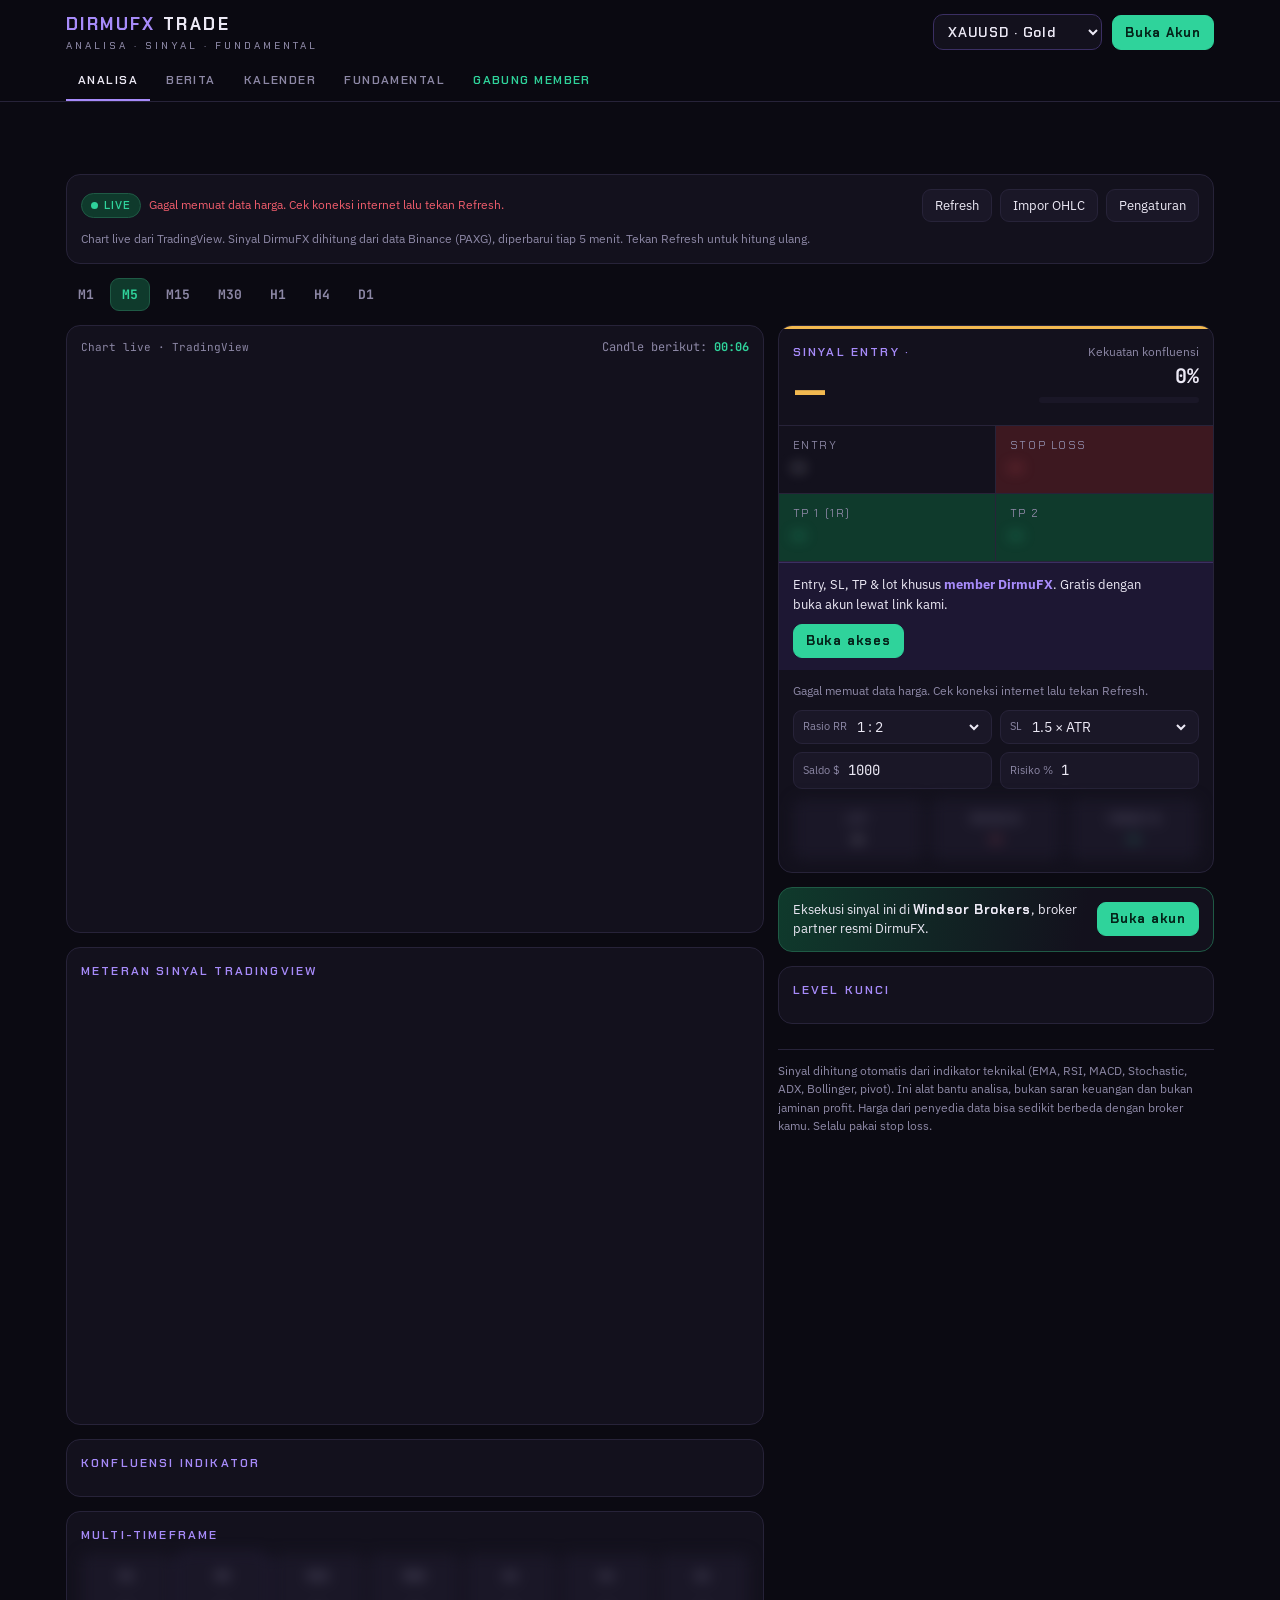
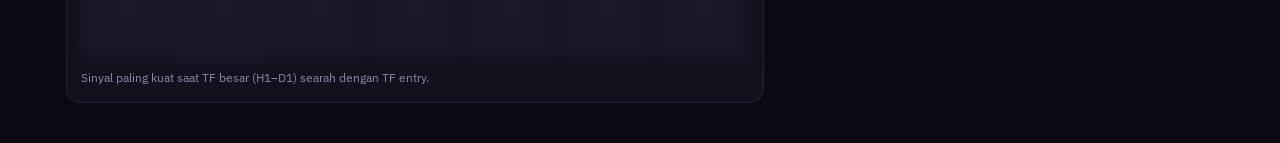
<file: dirmufxhtml.html>
<!doctype html>
<html lang="id">
<head>
<meta charset="utf-8">
<meta name="viewport" content="width=device-width,initial-scale=1,viewport-fit=cover">
<meta name="theme-color" content="#0b0a12">
<title>DirmuFX Trade Terminal</title>
<link rel="preconnect" href="https://fonts.googleapis.com">
<link rel="stylesheet" href="https://fonts.googleapis.com/css2?family=Chakra+Petch:wght@500;600;700&family=IBM+Plex+Sans:wght@400;500;600&family=JetBrains+Mono:wght@400;500;700&display=swap">
<style>
/* Dark trading terminal: sticky brand bar + tabs; Analisa = chart column + signal column on desktop, stacked on phones */
:root{
  --bg:#0b0a12; --panel:#13111d; --panel2:#1a1727; --line:#272339;
  --fg:#ece9f5; --muted:#8d88a6; --violet:#a78bfa; --violet-dim:#3b2f63;
  --up:#2fd39b; --up-dim:#0f3a2c; --down:#f05d6c; --down-dim:#3d1820; --amber:#f2b950; --amber-dim:#2a2112;
  --f-display:"Chakra Petch","Segoe UI",system-ui,sans-serif;
  --f-body:"IBM Plex Sans",system-ui,-apple-system,"Segoe UI",sans-serif;
  --f-mono:"JetBrains Mono",ui-monospace,"SFMono-Regular",Menlo,monospace;
  color-scheme:dark;
}
*{box-sizing:border-box}
html{padding-top:env(safe-area-inset-top,0px);padding-bottom:env(safe-area-inset-bottom,0px)}
body{margin:0;background:var(--bg);color:var(--fg);font-family:var(--f-body);font-size:14px;line-height:1.5;-webkit-font-smoothing:antialiased}
[hidden]{display:none!important}
button,input,select,textarea{font:inherit;color:inherit}
button{cursor:pointer}
:focus-visible{outline:2px solid var(--violet);outline-offset:2px}
.num{font-family:var(--f-mono);font-variant-numeric:tabular-nums}
.wrap{max-width:1180px;margin:0 auto;padding-left:max(16px,env(safe-area-inset-left,0px));padding-right:max(16px,env(safe-area-inset-right,0px))}

.top{position:sticky;top:0;z-index:9;background:rgba(11,10,18,.94);backdrop-filter:blur(10px);border-bottom:1px solid var(--line)}
.top .wrap{display:flex;flex-direction:column;gap:10px;padding-block:12px 0}
.brandrow{display:flex;align-items:center;justify-content:space-between;gap:12px;flex-wrap:wrap}
.brand{font-family:var(--f-display);font-weight:700;letter-spacing:.14em;font-size:17px;text-transform:uppercase;white-space:nowrap}
.brand b{color:var(--violet)}
.brand small{display:block;font-size:10px;letter-spacing:.3em;color:var(--muted);font-weight:500}
.quote{display:flex;align-items:center;gap:10px;flex-wrap:wrap}
.symsel{background:var(--panel);border:1px solid var(--violet-dim);border-radius:10px;padding:7px 10px;font-family:var(--f-display);font-weight:600;letter-spacing:.06em}
.lastpx{font-family:var(--f-mono);font-size:18px;font-weight:700;text-align:right;line-height:1.2}
.lastpx small{display:block;font-size:11px;font-weight:500}
.tabs{display:flex;gap:4px;overflow-x:auto;scrollbar-width:none}
.tabs::-webkit-scrollbar{display:none}
.tab{background:none;border:0;border-bottom:2px solid transparent;padding:8px 12px 10px;font-family:var(--f-display);font-weight:600;letter-spacing:.12em;text-transform:uppercase;font-size:12px;color:var(--muted);white-space:nowrap}
.tab[aria-selected="true"]{color:var(--fg);border-bottom-color:var(--violet)}

main{padding-block:16px 40px}
.view{display:flex;flex-direction:column;gap:14px}
.card{background:var(--panel);border:1px solid var(--line);border-radius:14px;padding:14px}
.card h2,.h2{font-family:var(--f-display);font-size:12px;letter-spacing:.18em;text-transform:uppercase;color:var(--violet);margin:0 0 10px;font-weight:600}
.muted{color:var(--muted)} .small{font-size:12px}

.srcbar{display:flex;flex-wrap:wrap;align-items:center;gap:8px}
.chip{display:inline-flex;align-items:center;gap:6px;padding:3px 9px;border-radius:999px;font-size:11px;font-family:var(--f-display);letter-spacing:.1em;text-transform:uppercase;font-weight:600;border:1px solid var(--line);white-space:nowrap}
.chip.sim{color:var(--amber);border-color:#5a4520;background:var(--amber-dim)}
.chip.live{color:var(--up);border-color:#1f5a45;background:var(--up-dim)}
.chip.live::before{content:"";width:7px;height:7px;border-radius:50%;background:var(--up);animation:pulse 1.6s infinite}
@keyframes pulse{50%{opacity:.25}}
.chip.imp{color:var(--violet);border-color:var(--violet-dim);background:#1d1733}
.chip.up{color:var(--up);background:var(--up-dim);border-color:transparent}
.chip.down{color:var(--down);background:var(--down-dim);border-color:transparent}
.chip.flat{color:var(--muted);background:var(--panel2);border-color:transparent}
.chip.warn{color:var(--amber);background:var(--amber-dim);border-color:transparent}
.field{display:flex;align-items:center;gap:6px;background:var(--panel2);border:1px solid var(--line);border-radius:9px;padding:6px 9px}
.field input,.field select{background:none;border:0;outline:none;width:100%;min-width:0}
.field label{font-size:11px;color:var(--muted);white-space:nowrap}
.btn{background:var(--panel2);border:1px solid var(--line);border-radius:9px;padding:6px 12px;font-size:13px}
.btn:hover{border-color:var(--violet-dim)}
.btn:disabled{opacity:.5;cursor:default}
.btn.primary{background:var(--violet);color:#160f2b;border-color:var(--violet);font-weight:600}
.status{font-size:12px;color:var(--muted)}
.status.bad{color:var(--down)}

.settings{display:flex;flex-direction:column;gap:10px;margin-top:12px;border-top:1px solid var(--line);padding-top:12px}
.settings .field{max-width:520px}
.settings a{color:var(--violet)}

.tfrow{display:flex;gap:4px;overflow-x:auto;scrollbar-width:none}
.tf{background:none;border:1px solid transparent;border-radius:9px;padding:6px 11px;font-family:var(--f-mono);font-weight:700;color:var(--muted);font-size:13px}
.tf[aria-pressed="true"]{color:var(--up);border-color:#1f5a45;background:var(--up-dim)}
.tf:disabled{opacity:.35;cursor:not-allowed}

.analysis{display:grid;grid-template-columns:minmax(0,1fr);gap:14px}
@media(min-width:920px){.analysis{grid-template-columns:minmax(0,1.6fr) minmax(0,1fr)}}
.col{display:flex;flex-direction:column;gap:14px;min-width:0}
.chartcard{padding:10px}
.charthead{display:flex;justify-content:space-between;align-items:center;gap:8px;flex-wrap:wrap;padding:2px 4px 8px}
.ohlc{font-family:var(--f-mono);font-size:11px;color:var(--muted)}
.ohlc b{color:var(--fg);font-weight:500}
.tvbox{width:100%;height:clamp(380px,62vh,560px);border-radius:10px;overflow:hidden}
.tvtape{min-height:46px;margin-bottom:-4px}
.tvwide{width:100%;min-height:420px}
.canvasbox{position:relative;width:100%;height:clamp(300px,52vh,460px)}
canvas{display:block;width:100%;height:100%;touch-action:pan-y}
.legend{display:flex;gap:12px;flex-wrap:wrap;font-size:11px;color:var(--muted);padding:8px 4px 0}
.legend i{display:inline-block;width:14px;height:2px;vertical-align:middle;margin-right:5px}
.countdown{font-family:var(--f-mono);font-size:12px;color:var(--muted)}
.countdown b{color:var(--up)}

.signal{padding:0;overflow:hidden}
.sighead{display:flex;justify-content:space-between;align-items:flex-start;gap:10px;padding:14px;border-top:3px solid var(--muted)}
.signal[data-dir="BUY"] .sighead{border-top-color:var(--up)}
.signal[data-dir="SELL"] .sighead{border-top-color:var(--down)}
.signal[data-dir="WAIT"] .sighead{border-top-color:var(--amber)}
.sigword{font-family:var(--f-display);font-weight:700;font-size:44px;line-height:1;letter-spacing:.02em}
.signal[data-dir="BUY"] .sigword{color:var(--up)}
.signal[data-dir="SELL"] .sigword{color:var(--down)}
.signal[data-dir="WAIT"] .sigword{color:var(--amber)}
.meter{height:6px;background:var(--panel2);border-radius:99px;overflow:hidden;margin-top:6px;width:160px;max-width:100%}
.meter span{display:block;height:100%;background:var(--violet)}
.levels{display:grid;grid-template-columns:repeat(2,minmax(0,1fr));border-top:1px solid var(--line)}
.lv{padding:11px 14px;border-bottom:1px solid var(--line)}
.lv:nth-child(odd){border-right:1px solid var(--line)}
.lv .k{font-size:11px;letter-spacing:.14em;color:var(--muted);font-family:var(--f-display);text-transform:uppercase}
.lv .v{font-family:var(--f-mono);font-size:19px;font-weight:700}
.lv.sl{background:var(--down-dim)} .lv.sl .v{color:var(--down)}
.lv.tp{background:var(--up-dim)} .lv.tp .v{color:var(--up)}
.sigfoot{padding:12px 14px;display:flex;flex-direction:column;gap:10px}
.row{display:flex;gap:8px;flex-wrap:wrap;align-items:center}
.grid2{display:grid;grid-template-columns:repeat(2,minmax(0,1fr));gap:8px}
.lotout{display:grid;grid-template-columns:repeat(3,minmax(0,1fr));gap:8px;text-align:center}
.lotout div{background:var(--panel2);border-radius:9px;padding:8px 4px}
.lotout b{display:block;font-family:var(--f-mono);font-size:16px}
.lotout span{font-size:10px;color:var(--muted);letter-spacing:.1em;text-transform:uppercase}

.tbl{width:100%;border-collapse:collapse;font-size:13px}
.tbl td,.tbl th{padding:7px 4px;border-bottom:1px solid var(--line);text-align:left;vertical-align:middle}
.tbl th{font-size:10px;letter-spacing:.14em;text-transform:uppercase;color:var(--muted);font-weight:500;font-family:var(--f-display)}
.tbl td.r,.tbl th.r{text-align:right}
.tbl tr:last-child td{border-bottom:0}
.scroll-x{overflow-x:auto}
.mtf{display:grid;grid-template-columns:repeat(7,minmax(0,1fr));gap:5px}
.mtf div{background:var(--panel2);border-radius:8px;padding:7px 2px;text-align:center}
.mtf .t{font-family:var(--f-mono);font-size:11px;color:var(--muted)}
.mtf .s{font-family:var(--f-display);font-weight:700;font-size:12px;letter-spacing:.06em}
.mtf .BUY{color:var(--up)} .mtf .SELL{color:var(--down)} .mtf .WAIT{color:var(--amber)} .mtf .NA{color:var(--muted)}
.mtf .cur{outline:1px solid var(--violet-dim)}

.ai-out{white-space:pre-wrap;font-size:14px;line-height:1.6}
.ai-out:empty{display:none}
.note{font-size:12px;color:var(--muted);line-height:1.55}
.importbox textarea{width:100%;min-height:150px;background:var(--panel2);border:1px solid var(--line);border-radius:10px;padding:10px;font-family:var(--f-mono);font-size:12px;resize:vertical}
.err{color:var(--down);font-size:12px}

.snap{display:flex;gap:8px;flex-wrap:wrap;align-items:center;font-size:12px;color:var(--muted)}
.news{display:flex;flex-direction:column}
.news article{padding:12px 0;border-bottom:1px solid var(--line);display:flex;flex-direction:column;gap:5px}
.news article:last-child{border-bottom:0}
.news h3{margin:0;font-size:15px;font-weight:600;line-height:1.4;text-wrap:balance}
.news h3 a{color:var(--fg);text-decoration:none}
.news h3 a:hover{color:var(--violet)}
.news p{margin:0;color:var(--muted);font-size:13px;max-width:68ch}
.news .meta{display:flex;gap:8px;flex-wrap:wrap;align-items:center;font-size:11px;color:var(--muted)}
.links{display:grid;grid-template-columns:repeat(auto-fill,minmax(150px,1fr));gap:8px}
.links a{display:block;background:var(--panel2);border:1px solid var(--line);border-radius:10px;padding:10px;color:var(--fg);text-decoration:none;font-size:13px}
.links a span{display:block;color:var(--muted);font-size:11px}
.links a:hover{border-color:var(--violet-dim)}
.day{font-family:var(--f-display);letter-spacing:.14em;text-transform:uppercase;font-size:11px;color:var(--violet);padding:12px 0 4px}
.ev{display:grid;grid-template-columns:52px minmax(0,1fr) auto;gap:10px;align-items:start;padding:9px 0;border-bottom:1px solid var(--line)}
.ev .time{font-family:var(--f-mono);font-size:13px}
.ev .name{font-weight:500}
.ev .meta{font-size:12px;color:var(--muted)}
.ev.past{opacity:.45}
.imp3{color:var(--down)} .imp2{color:var(--amber)} .imp1{color:var(--muted)}
.dots{font-size:10px;letter-spacing:2px;white-space:nowrap}
.cd{font-family:var(--f-mono);font-size:11px;color:var(--up);white-space:nowrap}
.seg{display:flex;gap:4px;flex-wrap:wrap}
.seg button{background:var(--panel2);border:1px solid var(--line);border-radius:999px;padding:4px 11px;font-size:12px;color:var(--muted)}
.seg button[aria-pressed="true"]{color:var(--fg);border-color:var(--violet)}
.drivers{display:flex;flex-direction:column}
.drv{display:grid;grid-template-columns:minmax(0,1fr) auto;gap:4px 10px;padding:11px 0;border-bottom:1px solid var(--line)}
.drv:last-child{border-bottom:0}
.drv h3{margin:0;font-size:14px;font-weight:600}
.drv p{margin:0;grid-column:1/-1;color:var(--muted);font-size:13px;max-width:70ch}
.bias{display:flex;align-items:center;gap:12px;flex-wrap:wrap}
.biasword{font-family:var(--f-display);font-weight:700;font-size:26px;letter-spacing:.03em}
.lvlgrid{display:grid;grid-template-columns:repeat(2,minmax(0,1fr));gap:8px}
.lvlgrid div{background:var(--panel2);border-radius:9px;padding:8px 10px}
.lvlgrid .k{font-size:11px;color:var(--muted)}
.disc{font-size:11.5px;color:var(--muted);border-top:1px solid var(--line);padding-top:12px;line-height:1.6}
/* IB partner & member gate */
a.btn{text-decoration:none;display:inline-flex;align-items:center}
.btn.cta{background:var(--up);color:#04241a;border-color:var(--up);font-weight:700;font-family:var(--f-display);letter-spacing:.06em;text-decoration:none;display:inline-flex;align-items:center;gap:6px;white-space:nowrap}
.btn.cta:hover{filter:brightness(1.08)}
.quote .btn.cta{padding:7px 12px}
.locked .lockable{filter:blur(7px);user-select:none;pointer-events:none}
.lockbar{display:none;align-items:center;justify-content:space-between;gap:10px;flex-wrap:wrap;background:#1d1733;border-top:1px solid var(--violet-dim);padding:12px 14px}
.locked .lockbar{display:flex}
.lockbar p{margin:0;font-size:13px;max-width:44ch}
.lockbar b{color:var(--violet)}
.ibstrip{display:flex;align-items:center;justify-content:space-between;gap:10px;flex-wrap:wrap;padding:12px 14px;border-radius:14px;border:1px solid #1f5a45;background:linear-gradient(100deg,var(--up-dim),var(--panel) 70%)}
.ibstrip p{margin:0;font-size:13px;max-width:52ch;min-width:0;flex:1 1 200px}
.ibstrip b{font-family:var(--f-display);letter-spacing:.04em}
.hero{display:flex;flex-direction:column;gap:12px;padding:22px 18px;border-radius:16px;border:1px solid #1f5a45;background:radial-gradient(120% 140% at 0% 0%,var(--up-dim),var(--panel) 60%)}
.hero h1{margin:0;font-family:var(--f-display);font-size:clamp(24px,6vw,34px);line-height:1.15;text-wrap:balance;font-weight:700}
.hero h1 em{font-style:normal;color:var(--up)}
.hero p{margin:0;color:var(--muted);max-width:60ch}
.perks{display:grid;grid-template-columns:repeat(auto-fill,minmax(200px,1fr));gap:8px}
.perk{background:var(--panel2);border-radius:10px;padding:12px}
.perk h3{margin:0 0 3px;font-size:14px}
.perk p{margin:0;font-size:12.5px;color:var(--muted)}
.steps{display:flex;flex-direction:column;counter-reset:st}
.step{display:grid;grid-template-columns:32px minmax(0,1fr);gap:12px;padding:14px 0;border-bottom:1px solid var(--line);counter-increment:st}
.step:last-child{border-bottom:0}
.step::before{content:counter(st);width:30px;height:30px;border-radius:50%;display:grid;place-items:center;background:var(--violet-dim);color:var(--violet);font-family:var(--f-mono);font-weight:700}
.step h3{margin:3px 0 4px;font-size:15px}
.step p{margin:0 0 10px;color:var(--muted);font-size:13px;max-width:62ch}
.copyline{display:flex;align-items:center;gap:8px;background:var(--panel2);border:1px solid var(--line);border-radius:9px;padding:6px 6px 6px 10px;max-width:520px}
.copyline span{font-family:var(--f-mono);font-size:12px;overflow:hidden;text-overflow:ellipsis;white-space:nowrap;flex:1;min-width:0}
.unlocked-msg{color:var(--up);font-size:13px}
@media (prefers-reduced-motion:reduce){*{transition:none!important;animation:none!important}}
</style>
</head>
<body>
<header class="top">
  <div class="wrap">
    <div class="brandrow">
      <div class="brand"><b>DirmuFX</b> Trade<small>Analisa · Sinyal · Fundamental</small></div>
      <div class="quote">
        <select class="symsel" id="sym" aria-label="Pilih pair"></select>
        <div class="lastpx" id="lastpx" hidden>—</div>
        <a class="btn cta ibLink" target="_blank" rel="noopener">Buka Akun</a>
      </div>
    </div>
    <nav class="tabs" role="tablist">
      <button class="tab" role="tab" data-v="analisa" aria-selected="true">Analisa</button>
      <button class="tab" role="tab" data-v="berita" aria-selected="false">Berita</button>
      <button class="tab" role="tab" data-v="kalender" aria-selected="false">Kalender</button>
      <button class="tab" role="tab" data-v="fundamental" aria-selected="false">Fundamental</button>
      <button class="tab" role="tab" data-v="member" aria-selected="false" style="color:var(--up)">Gabung Member</button>
    </nav>
  </div>
</header>

<main class="wrap">
  <!-- ANALISA -->
  <section class="view" id="v-analisa">
    <div class="tvtape" id="tvTape"></div>
    <div class="card">
      <div class="srcbar">
        <span class="chip sim" id="srcchip">Demo</span>
        <span class="status" id="status"></span>
        <span style="flex:1"></span>
        <button class="btn" id="refreshBtn">Refresh</button>
        <button class="btn" id="openImport">Impor OHLC</button>
        <button class="btn" id="backLive" hidden>Tutup data impor</button>
        <button class="btn" id="openSet">Pengaturan</button>
      </div>
      <p class="note" id="srcnote" style="margin:8px 0 0"></p>

      <div class="settings" id="settings" hidden>
                <div class="row">
          <div class="field" style="width:220px"><label for="every">Hitung ulang sinyal</label><select id="every"><option value="1">tiap 1 menit</option><option value="5" selected>tiap 5 menit</option><option value="15">tiap 15 menit</option><option value="0">manual</option></select></div>
          <button class="btn primary" id="saveSet">Simpan</button>
          <span class="small muted" id="setMsg"></span>
        </div>
        <p class="note" style="margin:0">Semua data gratis tanpa API key. Chart, berita, dan kalender dari TradingView. Sinyal DirmuFX dihitung dari data Binance (emas memakai PAXG yang disesuaikan ke harga emas spot). Sinyal tersedia untuk XAUUSD, EURUSD, dan BTCUSD.</p>
      </div>

      <div class="importbox" id="importbox" hidden style="margin-top:12px">
        <p class="note" style="margin:0 0 6px">Tempel data candle dari MT4/MT5 atau TradingView. Format per baris: <span class="num">tanggal waktu, open, high, low, close</span>. Minimal 60 baris, urut lama ke baru.</p>
        <textarea id="csv" spellcheck="false" placeholder="2026.11.02 06:00,3901.20,3912.80,3896.10,3909.10&#10;2026.11.02 06:05,3909.10,3915.40,3904.30,3913.70"></textarea>
        <div class="row" style="margin-top:8px">
          <div class="field" style="width:150px"><label for="impTf">TF</label><select id="impTf"></select></div>
          <button class="btn primary" id="doImport">Analisa data ini</button>
          <button class="btn" id="cancelImport">Batal</button>
          <span class="err" id="imperr"></span>
        </div>
      </div>
    </div>

    <div class="tfrow" id="tfrow"></div>

    <div class="analysis">
      <div class="col">
        <div class="card chartcard">
          <div class="charthead">
            <span class="ohlc">Chart live · TradingView</span><span id="ohlc" hidden></span>
            <span class="countdown">Candle berikut: <b id="cdown">--:--</b></span>
          </div>
          <div class="tvbox" id="tvChart"></div>
          <div class="canvasbox" hidden><canvas id="chart"></canvas></div>
        </div>
        <div class="card">
          <h2>Meteran sinyal TradingView</h2>
          <div class="tvwide" id="tvTA"></div>
        </div>
        <div class="card">
          <h2>Konfluensi indikator</h2>
          <div class="scroll-x"><table class="tbl" id="indTbl"></table></div>
        </div>
        <div class="card">
          <div class="row" style="justify-content:space-between;margin-bottom:10px"><h2 style="margin:0">Multi-timeframe</h2><button class="btn" id="mtfBtn" hidden>Muat semua TF</button></div>
          <div class="mtf lockable" id="mtf"></div>
          <p class="note" id="mtfnote" style="margin:8px 0 0">Sinyal paling kuat saat TF besar (H1–D1) searah dengan TF entry.</p>
        </div>
      </div>

      <div class="col">
        <div class="card signal" id="sigcard" data-dir="WAIT">
          <div class="sighead">
            <div>
              <div class="h2" style="margin:0 0 6px">Sinyal entry · <span id="sigtf"></span></div>
              <div class="sigword" id="sigword">—</div>
            </div>
            <div style="text-align:right">
              <div class="small muted">Kekuatan konfluensi</div>
              <div class="num" style="font-size:20px;font-weight:700" id="sigstr">0%</div>
              <div class="meter" style="margin-left:auto"><span id="sigbar" style="width:0"></span></div>
            </div>
          </div>
          <div class="levels">
            <div class="lv"><div class="k">Entry</div><div class="v lockable" id="lvE">—</div></div>
            <div class="lv sl"><div class="k">Stop loss</div><div class="v lockable" id="lvSL">—</div></div>
            <div class="lv tp"><div class="k">TP 1 (1R)</div><div class="v lockable" id="lvTP1">—</div></div>
            <div class="lv tp"><div class="k" id="tp2k">TP 2</div><div class="v lockable" id="lvTP2">—</div></div>
          </div>
          <div class="lockbar">
            <p>Entry, SL, TP &amp; lot khusus <b>member DirmuFX</b>. Gratis dengan buka akun lewat link kami.</p>
            <a class="btn cta" href="#member">Buka akses</a>
          </div>
          <div class="sigfoot">
            <div class="small muted" id="sigwhy"></div>
            <div class="grid2">
              <div class="field"><label for="rr">Rasio RR</label><select id="rr"><option value="1.5">1 : 1.5</option><option value="2" selected>1 : 2</option><option value="3">1 : 3</option></select></div>
              <div class="field"><label for="slm">SL</label><select id="slm"><option value="1">1.0 × ATR</option><option value="1.5" selected>1.5 × ATR</option><option value="2">2.0 × ATR</option></select></div>
              <div class="field"><label for="bal">Saldo $</label><input id="bal" class="num" inputmode="decimal" value="1000"></div>
              <div class="field"><label for="risk">Risiko %</label><input id="risk" class="num" inputmode="decimal" value="1"></div>
            </div>
            <div class="lotout lockable">
              <div><span>Lot</span><b id="lot">—</b></div>
              <div><span>Risiko $</span><b id="riskusd" style="color:var(--down)">—</b></div>
              <div><span>Target $</span><b id="rewusd" style="color:var(--up)">—</b></div>
            </div>
          </div>
        </div>
        <div class="ibstrip ibonly">
          <p>Eksekusi sinyal ini di <b class="brokerName"></b>, broker partner resmi DirmuFX.</p>
          <a class="btn cta ibLink" target="_blank" rel="noopener">Buka akun</a>
        </div>
        <div class="card">
          <h2>Level kunci</h2>
          <table class="tbl" id="lvlTbl"></table>
        </div>
        <div class="card" id="aicard" hidden>
          <h2>Analisa AI</h2>
          <div class="row" style="margin-bottom:10px"><button class="btn primary" id="aiBtn">Minta analisa AI</button><span class="small muted" id="aiState"></span></div>
          <div class="ai-out" id="aiOut"></div>
        </div>
        <p class="disc">Sinyal dihitung otomatis dari indikator teknikal (EMA, RSI, MACD, Stochastic, ADX, Bollinger, pivot). Ini alat bantu analisa, bukan saran keuangan dan bukan jaminan profit. Harga dari penyedia data bisa sedikit berbeda dengan broker kamu. Selalu pakai stop loss.</p>
      </div>
    </div>
  </section>

  <!-- BERITA -->
  <section class="view" id="v-berita" hidden>
    <div class="card">
      <h2>Berita live</h2>
      <div class="tvwide" id="tvNews"></div>
    </div>
    <div class="ibstrip ibonly">
      <p>Ada berita besar? Siapkan akun di <b class="brokerName"></b> sebelum volatilitas datang.</p>
      <a class="btn cta ibLink" target="_blank" rel="noopener">Buka akun</a>
    </div>
    <div class="card">
      <h2>Sumber lain</h2>
      <div class="links">
        <a href="https://www.forexfactory.com/news" target="_blank" rel="noopener">Forex Factory<span>Berita &amp; kalender</span></a>
        <a href="https://www.fxstreet.com/markets/commodities/metals/gold" target="_blank" rel="noopener">FXStreet<span>Berita emas</span></a>
        <a href="https://www.kitco.com/news/" target="_blank" rel="noopener">Kitco<span>Logam mulia</span></a>
        <a href="https://www.investing.com/commodities/gold-news" target="_blank" rel="noopener">Investing.com<span>Berita emas</span></a>
        <a href="https://www.tradingview.com/symbols/XAUUSD/" target="_blank" rel="noopener">TradingView<span>Chart XAUUSD</span></a>
        <a href="https://www.cmegroup.com/markets/interest-rates/cme-fedwatch-tool.html" target="_blank" rel="noopener">CME FedWatch<span>Peluang suku bunga Fed</span></a>
      </div>
    </div>
  </section>

  <!-- KALENDER -->
  <section class="view" id="v-kalender" hidden>
    <div class="card">
      <h2>Kalender ekonomi</h2>
      <p class="note" style="margin:0 0 8px">Jam mengikuti zona waktu HP kamu. Fokus ke event berdampak tinggi (USD) saat trading emas.</p>
      <div class="tvwide" id="tvCal"></div>
    </div>
  </section>

  <!-- FUNDAMENTAL -->
  <section class="view" id="v-fundamental" hidden>
    <div class="card">
      <h2>Bias fundamental emas (XAUUSD)</h2>
      <div class="bias">
        <span class="biasword" style="color:var(--down)">Bearish–Netral</span>
        <span class="chip warn">Snapshot 2 Nov 2026</span>
      </div>
      <p class="note" style="margin:8px 0 0;max-width:70ch">Tekanan utama: ekspektasi kenaikan suku bunga Fed dan aksi jual paksa (margin call). Penahan: geopolitik Selat Hormuz, yield yang turun, dan RSI H4 yang sangat oversold. Bagian ini ditulis manual; cek tab Berita untuk perkembangan terbaru.</p>
    </div>
    <div class="card">
      <h2>Faktor penggerak</h2>
      <div class="drivers" id="drvList"></div>
    </div>
    <div class="card">
      <h2>Zona harga penting (referensi analis)</h2>
      <div class="lvlgrid">
        <div><div class="k">Resistance 3</div><div class="num">4104 – 4115</div></div>
        <div><div class="k">Support 1</div><div class="num">3885 – 3904</div></div>
        <div><div class="k">Resistance 2</div><div class="num">4074 – 4083</div></div>
        <div><div class="k">Support 2</div><div class="num">3829 – 3849</div></div>
        <div><div class="k">Resistance 1</div><div class="num">3971 – 3982</div></div>
        <div><div class="k">Support 3</div><div class="num">3780 – 3800</div></div>
      </div>
      <p class="note" style="margin:10px 0 0">Sumber: analisa Mitrade 2 Nov 2026. Low tahunan 3879.90.</p>
    </div>
    <div class="card">
      <h2>Data makro (2 Nov 2026)</h2>
      <table class="tbl">
        <tr><th>Indikator</th><th class="r">Nilai</th><th class="r">Efek ke emas</th></tr>
        <tr><td>Fed Funds Rate</td><td class="r num">3.75–4.00%</td><td class="r"><span class="chip down">Bearish</span></td></tr>
        <tr><td>Core PCE</td><td class="r num">3.1%</td><td class="r"><span class="chip down">Bearish</span></td></tr>
        <tr><td>GDP AS Q3</td><td class="r num">3.4%</td><td class="r"><span class="chip down">Bearish</span></td></tr>
        <tr><td>Yield US 10 tahun</td><td class="r num">4.93%</td><td class="r"><span class="chip flat">Netral</span></td></tr>
        <tr><td>Yield US 2 tahun</td><td class="r num">4.58%</td><td class="r"><span class="chip flat">Netral</span></td></tr>
        <tr><td>Brent</td><td class="r num">$117.64</td><td class="r"><span class="chip flat">Campuran</span></td></tr>
        <tr><td>Pengangguran AS</td><td class="r num">4.2%</td><td class="r"><span class="chip flat">Netral</span></td></tr>
      </table>
    </div>
  </section>

  <!-- MEMBER / IB -->
  <section class="view" id="v-member" hidden>
    <div class="hero">
      <span class="chip live" style="align-self:flex-start">Partner resmi <span class="brokerName"></span></span>
      <h1>Trading bareng DirmuFX, <em>buka semua sinyal gratis</em></h1>
      <p>Buka akun di <b class="brokerName" style="color:var(--fg)"></b> lewat link partner DirmuFX. Setelah akun terverifikasi, kamu dapat kode akses untuk membuka entry, stop loss, take profit, kalkulator lot, dan multi-timeframe.</p>
      <div class="row"><a class="btn cta ibLink" target="_blank" rel="noopener" style="padding:10px 18px;font-size:15px">Buka akun sekarang</a><span class="small muted ibCodeLine"></span></div>
    </div>

    <div class="card">
      <h2>Yang kamu dapat sebagai member</h2>
      <div class="perks">
        <div class="perk"><h3>Sinyal lengkap</h3><p>Entry, SL, TP1 dan TP2 di semua pair dan timeframe.</p></div>
        <div class="perk"><h3>Kalkulator lot</h3><p>Ukuran lot otomatis sesuai saldo dan persentase risiko kamu.</p></div>
        <div class="perk"><h3>Multi-timeframe</h3><p>Lihat arah M1 sampai D1 sekaligus sebelum entry.</p></div>
        <div class="perk"><h3>Komunitas</h3><p>Diskusi analisa dan bimbingan langsung dari DirmuFX.</p></div>
      </div>
    </div>

    <div class="card">
      <h2>Cara bergabung</h2>
      <div class="steps">
        <div class="step"><div><h3>Daftar lewat link partner</h3><p>Wajib memakai link di bawah agar akun tercatat sebagai member DirmuFX. Akun yang dibuat langsung di situs broker tidak bisa diverifikasi.</p>
          <div class="copyline"><span class="ibLinkText"></span><button class="btn" data-copy="link">Salin</button></div></div></div>
        <div class="step"><div><h3>Verifikasi dan deposit</h3><p>Lengkapi verifikasi identitas di <span class="brokerName"></span>, lalu deposit sesuai kemampuan. Pakai dana yang siap kamu tanggung risikonya.</p></div></div>
        <div class="step"><div><h3>Kirim nomor akun trading</h3><p>Kirim nomor akun MT4/MT5 kamu supaya kami cek di daftar member partner.</p>
          <div class="row"><a class="btn primary" id="waBtn" target="_blank" rel="noopener" hidden>Kirim via WhatsApp</a><a class="btn" id="tgBtn" target="_blank" rel="noopener" hidden>Kirim via Telegram</a><span class="small muted" id="contactNone"></span></div></div></div>
        <div class="step"><div><h3>Masukkan kode akses</h3><p>Setelah terverifikasi kamu menerima kode akses. Masukkan di sini.</p>
          <div class="row"><div class="field" style="width:220px"><label for="codeIn">Kode</label><input id="codeIn" class="num" autocomplete="off" spellcheck="false" placeholder="DFX-XXXXXX" style="text-transform:uppercase"></div><button class="btn primary" id="codeBtn">Buka akses</button></div>
          <p id="codeMsg" class="small" style="margin-top:6px"></p></div></div>
      </div>
    </div>

    <p class="disc">Trading forex dan emas dengan leverage berisiko tinggi dan bisa menghabiskan seluruh modal. Sinyal di aplikasi ini adalah alat bantu analisa, bukan jaminan profit.</p>
  </section>
</main>

<script>
/* ===== PENGATURAN IB — ubah bagian ini saja ===== */
const IB={
  broker:"Windsor Brokers",
  link:"https://sc.myuserhub.com/?pt=224062", // link referral / IB
  code:"",            // kode IB/partner jika broker memintanya saat daftar (opsional)
  whatsapp:"6285823444392", // nomor WA admin
  telegram:"",        // username Telegram tanpa @ (opsional)
  gate:true,          // true = entry/SL/TP/lot/MTF dikunci untuk non-member
  // SHA-256 dari kode akses member (kode aslinya jangan ditulis di file ini)
  codeHashes:["8a53313fb5cb6a60c95074dbc5df98613e4128493d703096c4e5a3ac13ad866f"]
};
(()=>{
"use strict";
/* ================= config ================= */
const SYMS={
  XAUUSD:{name:"Gold",bn:"PAXGUSDT",spot:"XAU",api:"XAU/USD",d:2,vol:.016,cs:100,anchor:3909.11,quoteUSD:true},
  XAGUSD:{name:"Silver",api:"XAG/USD",d:3,vol:.025,cs:5000,anchor:48.95,quoteUSD:true},
  EURUSD:{name:"Euro",bn:"EURUSDT",api:"EUR/USD",d:5,vol:.005,cs:100000,anchor:1.08,quoteUSD:true},
  GBPUSD:{name:"Pound",api:"GBP/USD",d:5,vol:.006,cs:100000,anchor:1.28,quoteUSD:true},
  USDJPY:{name:"Yen",api:"USD/JPY",d:3,vol:.006,cs:100000,anchor:150,quoteUSD:false},
  BTCUSD:{name:"Bitcoin",bn:"BTCUSDT",api:"BTC/USD",d:1,vol:.03,cs:1,anchor:100000,quoteUSD:true}
};
const TFS=[["M1",1,"1min"],["M5",5,"5min"],["M15",15,"15min"],["M30",30,"30min"],["H1",60,"1h"],["H4",240,"4h"],["D1",1440,"1day"]];
const $=id=>document.getElementById(id);
const store={get(k){try{return localStorage.getItem(k)}catch(e){return null}},set(k,v){try{localStorage.setItem(k,v)}catch(e){}}};
const cfgSaved=(()=>{try{return JSON.parse(store.get("dfx-cfg")||"{}")}catch(e){return{}}})();
const S={sym:cfgSaved.sym||"XAUUSD",tf:cfgSaved.tf||5,every:[0,1,5,15].includes(cfgSaved.every)?cfgSaved.every:5,
  imported:{},view:"analisa",hover:null,live:{},loading:false,err:"",newsF:"all",calImp:2,calCur:"USD"};
if(cfgSaved.anchors)for(const k in cfgSaved.anchors)if(SYMS[k])SYMS[k].anchor=cfgSaved.anchors[k];
if(!SYMS[S.sym])S.sym="XAUUSD";
function saveCfg(){const anchors={};Object.keys(SYMS).forEach(k=>anchors[k]=SYMS[k].anchor);store.set("dfx-cfg",JSON.stringify({sym:S.sym,tf:S.tf,every:S.every,anchors}))}
const esc=s=>String(s??"").replace(/[&<>"']/g,c=>({"&":"&amp;","<":"&lt;",">":"&gt;",'"':"&quot;","'":"&#39;"}[c]));
const tzName=(()=>{try{return new Intl.DateTimeFormat("id-ID",{timeZoneName:"short"}).formatToParts(new Date()).find(p=>p.type==="timeZoneName").value}catch(e){return"lokal"}})();
const hm=ts=>new Date(ts).toLocaleTimeString("id-ID",{hour:"2-digit",minute:"2-digit",hour12:false}).replace(".",":");
const ago=ts=>{const m=Math.round((Date.now()-ts)/60000);return m<1?"baru saja":m<60?m+" mnt lalu":m<1440?Math.floor(m/60)+" jam lalu":Math.floor(m/1440)+" hari lalu"};
const tfName=m=>(TFS.find(t=>t[1]===m)||["?"])[0];
const fx=x=>(x==null||isNaN(x))?"—":(+x).toFixed(SYMS[S.sym].d);

/* ================= data sources ================= */
// demo simulation
function hash(s){let h=2166136261;for(const c of s){h^=c.charCodeAt(0);h=Math.imul(h,16777619)}return h>>>0}
function rng(seed){let a=seed;return()=>{a|=0;a=a+0x6D2B79F5|0;let t=Math.imul(a^a>>>15,1|a);t=t+Math.imul(t^t>>>7,61|t)^t;return((t^t>>>14)>>>0)/4294967296}}
function gauss(r){let u=0,v=0;while(!u)u=r();while(!v)v=r();return Math.sqrt(-2*Math.log(u))*Math.cos(2*Math.PI*v)}
const simCache={};
function simData(sym,tf){
  const cfg=SYMS[sym],key=sym+"|"+tf+"|"+cfg.anchor+"|"+Math.floor(Date.now()/(tf*60000));
  if(simCache[key])return simCache[key];
  const r=rng(hash(sym+tf+cfg.anchor)),n=320,vol=cfg.vol*Math.sqrt(tf/1440),per=22+r()*30,ph=r()*6.28;let p=1;const raw=[];
  for(let i=0;i<n;i++){const mu=vol*.22*Math.sin(i/per+ph)+vol*.08*Math.sin(i/(per*3.3));const o=p,c=o*(1+mu+vol*gauss(r));
    raw.push([o,Math.max(o,c)*(1+Math.abs(gauss(r))*vol*.45),Math.min(o,c)*(1-Math.abs(gauss(r))*vol*.45),c]);p=c}
  const k=cfg.anchor/p,ms=tf*60000,last=Math.floor(Date.now()/ms)*ms;
  return simCache[key]=raw.map((x,i)=>({t:last-(n-1-i)*ms,o:x[0]*k,h:x[1]*k,l:x[2]*k,c:x[3]*k}));
}
// Live candles: Binance (gratis, tanpa key)
const BNIV={1:"1m",5:"5m",15:"15m",30:"30m",60:"1h",240:"4h",1440:"1d"};
const spot={at:0,price:null};
async function goldSpot(){
  if(Date.now()-spot.at<60000&&spot.price)return spot.price;
  try{const r=await fetch("https://api.gold-api.com/price/XAU");const j=await r.json();if(j&&j.price>0){spot.price=+j.price;spot.at=Date.now()}}catch(e){}
  return spot.price;
}
async function fetchCandles(sym,tf){
  const cfg=SYMS[sym];if(!cfg.bn)throw new Error("Sinyal belum tersedia untuk pair ini.");
  let j=null;
  for(const host of["https://data-api.binance.vision","https://api.binance.com"]){
    try{const r=await fetch(`${host}/api/v3/klines?symbol=${cfg.bn}&interval=${BNIV[tf]}&limit=300`);if(r.ok){j=await r.json();break}}catch(e){}
  }
  if(!Array.isArray(j)||j.length<60)throw new Error("Gagal memuat data harga. Cek koneksi internet lalu tekan Refresh.");
  let out=j.map(k=>({t:k[0],o:+k[1],h:+k[2],l:+k[3],c:+k[4]}));
  S.adj=null;
  if(cfg.spot){const sp=await goldSpot();if(sp){const off=sp-out[out.length-1].c;out=out.map(x=>({t:x.t,o:x.o+off,h:x.h+off,l:x.l+off,c:x.c+off}));S.adj=off}}
  return out;
}
async function loadLive(sym,tf,force){
  const key=sym+"|"+tf,c=S.live[key];
  if(!force&&c&&Date.now()-c.at<55000)return c.data;
  try{const k=JSON.parse(store.get("dfx-b-"+key)||"null");if(k&&Date.now()-k.at<60000&&(!c||k.at>c.at)){S.live[key]=k;return k.data}}catch(e){}
  const data=await fetchCandles(sym,tf);S.live[key]={data,at:Date.now()};store.set("dfx-b-"+key,JSON.stringify(S.live[key]));return data;
}
function mode(){return S.imported[S.sym]?"imp":SYMS[S.sym].bn?"live":"nosig"}
function currentTf(){const im=S.imported[S.sym];return im?im.tf:S.tf}
function currentData(){const m=mode();if(m==="imp")return S.imported[S.sym].data;if(m==="live"){const c=S.live[S.sym+"|"+S.tf];return c?c.data:null}return null}

/* ================= indicators ================= */
function ema(a,p){const k=2/(p+1),o=[a[0]];for(let i=1;i<a.length;i++)o.push(a[i]*k+o[i-1]*(1-k));return o}
function sma(a,p){const o=[];let s=0;for(let i=0;i<a.length;i++){s+=a[i];if(i>=p)s-=a[i-p];o.push(i>=p-1?s/p:NaN)}return o}
function rsi(c,p=14){const o=Array(c.length).fill(NaN);let g=0,l=0;for(let i=1;i<c.length;i++){const d=c[i]-c[i-1],up=Math.max(d,0),dn=Math.max(-d,0);if(i<=p){g+=up;l+=dn;if(i===p){g/=p;l/=p;o[i]=100-100/(1+g/(l||1e-9))}}else{g=(g*(p-1)+up)/p;l=(l*(p-1)+dn)/p;o[i]=100-100/(1+g/(l||1e-9))}}return o}
function atr(d,p=14){const tr=d.map((x,i)=>i?Math.max(x.h-x.l,Math.abs(x.h-d[i-1].c),Math.abs(x.l-d[i-1].c)):x.h-x.l);const o=[];let a=0;tr.forEach((t,i)=>{if(i<p){a+=t;o.push(i===p-1?a/p:NaN);if(i===p-1)a=a/p}else{a=(a*(p-1)+t)/p;o.push(a)}});return o}
function macd(c){const e12=ema(c,12),e26=ema(c,26),m=c.map((_,i)=>e12[i]-e26[i]),s=ema(m,9);return{m,s,h:m.map((x,i)=>x-s[i])}}
function stoch(d,p=14){const k=d.map((x,i)=>{if(i<p-1)return NaN;let hh=-Infinity,ll=Infinity;for(let j=i-p+1;j<=i;j++){hh=Math.max(hh,d[j].h);ll=Math.min(ll,d[j].l)}return 100*(x.c-ll)/((hh-ll)||1e-9)});const ks=sma(k.map(v=>isNaN(v)?50:v),3),ds=sma(ks.map(v=>isNaN(v)?50:v),3);return{k:ks,d:ds}}
function adx(d,p=14){let tr=0,pd=0,md=0,ax=NaN;const out=[],pdi=[],mdi=[],dxs=[];
  for(let i=1;i<d.length;i++){const up=d[i].h-d[i-1].h,dn=d[i-1].l-d[i].l,t=Math.max(d[i].h-d[i].l,Math.abs(d[i].h-d[i-1].c),Math.abs(d[i].l-d[i-1].c));
    const p1=up>dn&&up>0?up:0,m1=dn>up&&dn>0?dn:0;
    if(i<=p){tr+=t;pd+=p1;md+=m1}else{tr=tr-tr/p+t;pd=pd-pd/p+p1;md=md-md/p+m1}
    if(i>=p){const P=100*pd/(tr||1e-9),M=100*md/(tr||1e-9),dx=100*Math.abs(P-M)/((P+M)||1e-9);dxs.push(dx);
      if(dxs.length===p)ax=dxs.reduce((a,b)=>a+b)/p;else if(dxs.length>p)ax=(ax*(p-1)+dx)/p;pdi[i]=P;mdi[i]=M}
    out[i]=ax}
  return{adx:out,pdi,mdi}}
function boll(c,p=20,m=2){const mid=sma(c,p),up=[],lo=[];c.forEach((_,i)=>{if(i<p-1){up.push(NaN);lo.push(NaN);return}let s=0;for(let j=i-p+1;j<=i;j++)s+=(c[j]-mid[i])**2;const sd=Math.sqrt(s/p);up.push(mid[i]+m*sd);lo.push(mid[i]-m*sd)});return{mid,up,lo}}
function pivots(d,tf){
  let H,L,C;
  if(tf>=1440){const x=d[d.length-2];H=x.h;L=x.l;C=x.c}
  else{const day=t=>Math.floor(t/86400000),lastDay=day(d[d.length-1].t);const prev=d.filter(x=>day(x.t)===lastDay-1);
    const src=prev.length>=3?prev:d.slice(-Math.min(d.length-1,Math.round(1440/tf)+1),-1);
    H=Math.max(...src.map(x=>x.h));L=Math.min(...src.map(x=>x.l));C=src[src.length-1].c}
  const P=(H+L+C)/3;return{P,R1:2*P-L,S1:2*P-H,R2:P+(H-L),S2:P-(H-L)}}
function swings(d){const res=[],sup=[],n=d.length;for(let i=Math.max(2,n-160);i<n-2;i++){const h=d[i].h,l=d[i].l;if(h>=d[i-1].h&&h>=d[i-2].h&&h>=d[i+1].h&&h>=d[i+2].h)res.push(h);if(l<=d[i-1].l&&l<=d[i-2].l&&l<=d[i+1].l&&l<=d[i+2].l)sup.push(l)}
  const c=d[n-1].c;return{res:res.filter(x=>x>c).sort((a,b)=>a-b),sup:sup.filter(x=>x<c).sort((a,b)=>b-a)}}
function analyse(d,tf){
  const c=d.map(x=>x.c),n=c.length-1,close=c[n];
  const e20=ema(c,20),e50=ema(c,50),e200=ema(c,200),R=rsi(c),A=atr(d),M=macd(c),ST=stoch(d),AD=adx(d),B=boll(c);
  const v={close,e20:e20[n],e50:e50[n],e200:e200[n],rsi:R[n],atr:A[n],hist:M.h[n],hist1:M.h[n-1],k:ST.k[n],d:ST.d[n],adx:AD.adx[n],pdi:AD.pdi[n],mdi:AD.mdi[n],bu:B.up[n],bl:B.lo[n],pv:pivots(d,tf),sw:swings(d)};
  const votes=[],add=(name,val,w,score,txt)=>votes.push({name,val,w,score,txt});
  let t=0;if(close>v.e50&&v.e20>v.e50)t=1;else if(close<v.e50&&v.e20<v.e50)t=-1;
  add("EMA 20/50",fx(v.e20)+" / "+fx(v.e50),2,t,t>0?"Uptrend":t<0?"Downtrend":"Campur");
  add("EMA 200",fx(v.e200),1,close>v.e200?1:-1,close>v.e200?"Harga di atas":"Harga di bawah");
  const ms=v.hist>0?(v.hist>v.hist1?1:.5):(v.hist<v.hist1?-1:-.5);
  add("MACD (12,26,9)",(v.hist>=0?"+":"")+fx(v.hist),1.5,ms,v.hist>0?(v.hist>v.hist1?"Momentum naik menguat":"Naik, melemah"):(v.hist<v.hist1?"Momentum turun menguat":"Turun, melemah"));
  const rs=v.rsi>70?-.5:v.rsi<30?.5:v.rsi>55?1:v.rsi<45?-1:0;
  add("RSI 14",v.rsi.toFixed(1),1,rs,v.rsi>70?"Overbought":v.rsi<30?"Oversold":v.rsi>55?"Bullish":v.rsi<45?"Bearish":"Netral");
  const ss=v.k>v.d&&v.k<80?1:v.k<v.d&&v.k>20?-1:v.k>=80?-.5:.5;
  add("Stochastic 14,3",v.k.toFixed(0)+" / "+v.d.toFixed(0),1,ss,v.k>=80?"Jenuh beli":v.k<=20?"Jenuh jual":v.k>v.d?"Cross naik":"Cross turun");
  const pb=(close-v.bl)/((v.bu-v.bl)||1e-9),bs=pb<.05?.5:pb>.95?-.5:0;
  add("Bollinger %B",(pb*100).toFixed(0)+"%",.5,bs,pb<.05?"Tembus bawah":pb>.95?"Tembus atas":"Di dalam band");
  add("Pivot harian",fx(v.pv.P),.5,close>v.pv.P?1:-1,close>v.pv.P?"Di atas pivot":"Di bawah pivot");
  const adxF=isNaN(v.adx)?.85:v.adx<18?.65:v.adx<25?.85:1;
  const max=votes.reduce((a,x)=>a+x.w,0),norm=votes.reduce((a,x)=>a+x.w*x.score,0)/max;
  const dir=norm>=.3?"BUY":norm<=-.3?"SELL":"WAIT";
  return{v,votes,dir,strength:Math.round(Math.min(1,Math.abs(norm))*100*adxF),norm,series:{e20,e50,R,B}};
}
/* SL tetap (pips) per timeframe, TP = SL x RR. Emas: 1 pip = 0.10 */
const SL_CAP={1:30,5:30,15:50,30:50,60:100,240:100,1440:100};
const PIP={XAUUSD:0.1,XAGUSD:0.01,EURUSD:0.0001,GBPUSD:0.0001,USDJPY:0.01,BTCUSD:1};
function plan(a,rr,slm){
  const v=a.v,atrv=v.atr,e=v.close,dir=a.dir==="WAIT"?(a.norm>=0?"BUY":"SELL"):a.dir;
  let sl=dir==="BUY"?e-slm*atrv:e+slm*atrv;
  if(dir==="BUY"){const s=v.sw.sup.find(x=>x<e-.5*atrv&&x>e-2.6*atrv);if(s)sl=Math.min(sl,s-.25*atrv)}
  else{const r=v.sw.res.find(x=>x>e+.5*atrv&&x<e+2.6*atrv);if(r)sl=Math.max(sl,r+.25*atrv)}
  const s=dir==="BUY"?1:-1,pip=PIP[S.sym]||0.1,cap=(SL_CAP[currentTf()]||50)*pip;
  let risk=cap;sl=e-s*risk;
  return{lean:dir,entry:e,sl,tp1:e+s*risk,tp2:e+s*risk*rr,risk,slPips:risk/pip,capped:Math.abs(e-sl)>=cap-1e-9};
}

/* ================= UI build ================= */
const symSel=$("sym");
Object.entries(SYMS).forEach(([k,c])=>{const o=document.createElement("option");o.value=k;o.textContent=k+" · "+c.name;symSel.appendChild(o)});
symSel.value=S.sym;
const tfrow=$("tfrow"),impTf=$("impTf");
TFS.forEach(([n,m])=>{const b=document.createElement("button");b.className="tf";b.textContent=n;b.dataset.m=m;tfrow.appendChild(b);
  const o=document.createElement("option");o.value=m;o.textContent=n;impTf.appendChild(o)});
impTf.value="5";
$("every").value=String(S.every);

/* ================= render: analisa ================= */
let last=null;
function setStatus(txt,bad){$("status").textContent=txt;$("status").className="status"+(bad?" bad":"")}
function render(){
  if(S.view==="analisa")mountAnalisa();
  const m=mode(),cfg=SYMS[S.sym];
  const chip=$("srcchip");chip.className="chip "+(m==="live"?"live":m==="imp"?"imp":"sim");chip.textContent=m==="live"?"Live":m==="imp"?"Data impor":"Chart saja";
  $("backLive").hidden=m!=="imp";$("refreshBtn").hidden=m!=="live";
  [...tfrow.children].forEach(b=>{b.disabled=m==="imp";b.setAttribute("aria-pressed",+b.dataset.m===currentTf())});
  $("srcnote").textContent=m==="live"?`Chart live dari TradingView. Sinyal DirmuFX dihitung dari data Binance${SYMS[S.sym].spot?(S.adj!=null?" (PAXG, disesuaikan ke harga emas spot)":" (PAXG)"):""}${S.every?`, diperbarui tiap ${S.every} menit`:""}. Tekan Refresh untuk hitung ulang.`
    :m==="imp"?`Analisa memakai ${S.imported[S.sym].data.length} candle ${tfName(S.imported[S.sym].tf)} yang kamu impor.`
    :`Sinyal DirmuFX belum tersedia untuk ${S.sym}. Chart dan meteran TradingView tetap live. Sinyal lengkap ada di XAUUSD, EURUSD, dan BTCUSD.`;
  $("mtfBtn").hidden=m!=="live"||isLocked();
  const d=currentData(),tf=currentTf();
  if(!d){clearAll(S.loading?"Memuat data…":(S.err||"Belum ada data"));$("sigwhy").textContent=m==="nosig"?"Pilih XAUUSD, EURUSD, atau BTCUSD untuk sinyal entry/SL/TP.":(S.loading?"Memuat data…":(S.err||""));return}
  const a=analyse(d,tf),rr=+$("rr").value,p=plan(a,rr,+$("slm").value);
  last={d,a,p,tf};
  const prevC=d[d.length-2].c,chg=a.v.close-prevC;
  $("lastpx").innerHTML=`${fx(a.v.close)}<small style="color:${chg>=0?"var(--up)":"var(--down)"}">${chg>=0?"+":""}${fx(chg)}</small>`;
  $("sigcard").dataset.dir=a.dir;$("sigtf").textContent=tfName(tf);
  $("sigword").textContent=a.dir==="WAIT"?"TUNGGU":a.dir;
  $("sigstr").textContent=a.strength+"%";$("sigbar").style.width=a.strength+"%";
  $("lvE").textContent=fx(p.entry);$("lvSL").textContent=fx(p.sl);$("lvTP1").textContent=fx(p.tp1);$("lvTP2").textContent=fx(p.tp2);
  $("tp2k").textContent="TP 2 ("+rr+"R)";
  const why=[`SL ${p.slPips.toFixed(0)} pips · TP2 ${(p.slPips*rr).toFixed(0)} pips (SL tetap ${tfName(tf)})`,`ATR ${fx(a.v.atr)}`,`ADX ${isNaN(a.v.adx)?"—":a.v.adx.toFixed(0)}${a.v.adx<20?" (sideways)":a.v.adx>25?" (tren kuat)":""}`];
  if(a.dir==="WAIT")why.push(`Konfluensi belum cukup. Level di atas adalah rencana jika ${p.lean} terkonfirmasi.`);
  if(SYMS[S.sym].spot&&mode()==="live"){const n=new Date(),dy=n.getUTCDay(),hr=n.getUTCHours();if((dy===5&&hr>=21)||dy===6||(dy===0&&hr<22))why.unshift("Pasar emas sedang tutup (weekend). Jangan pakai sinyal ini untuk entry.")}
  if(mode()==="live"&&S.lastAt)why.unshift("Dihitung "+hm(S.lastAt)+" dari harga "+fx(a.v.close));$("sigwhy").textContent=why.join(" · ");
  lotCalc();
  $("indTbl").innerHTML="<tr><th>Indikator</th><th class='r'>Nilai</th><th class='r'>Status</th></tr>"+a.votes.map(x=>`<tr><td>${x.name}</td><td class="r num">${x.val}</td><td class="r"><span class="chip ${x.score>0?"up":x.score<0?"down":"flat"}">${x.txt}</span></td></tr>`).join("")
    +`<tr><td>ADX 14</td><td class="r num">${isNaN(a.v.adx)?"—":a.v.adx.toFixed(1)}</td><td class="r"><span class="chip flat">${a.v.adx<20?"Lemah":a.v.adx<25?"Sedang":"Kuat"}${a.v.pdi>a.v.mdi?" · +DI":" · −DI"}</span></td></tr>`;
  const pv=a.v.pv,sw=a.v.sw;
  const rows=[["Swing resistance 2",sw.res[1]],["Swing resistance 1",sw.res[0]],["Pivot R2",pv.R2],["Pivot R1",pv.R1],["Pivot P",pv.P],["Pivot S1",pv.S1],["Pivot S2",pv.S2],["Swing support 1",sw.sup[0]],["Swing support 2",sw.sup[1]]].filter(r=>r[1]!=null).sort((x,y)=>y[1]-x[1]);
  $("lvlTbl").innerHTML=rows.map(r=>`<tr><td>${r[0]}</td><td class="r num" style="color:${r[1]>a.v.close?"var(--down)":"var(--up)"}">${fx(r[1])}</td><td class="r small muted num">${((r[1]-a.v.close)/a.v.atr).toFixed(1)} ATR</td></tr>`).join("");
  renderMTF();
  draw();
}
function renderMTF(){
  const m=mode(),tf=currentTf();
  if(m==="imp"){$("mtf").innerHTML=`<div style="grid-column:1/-1" class="small muted">Multi-timeframe tidak tersedia untuk data impor.</div>`;$("mtfnote").hidden=true;return}
  $("mtfnote").hidden=false;
  $("mtf").innerHTML=TFS.map(([n,mm])=>{let d=m==="demo"?simData(S.sym,mm):(S.live[S.sym+"|"+mm]||{}).data;
    if(!d)return`<div class="${mm===tf?"cur":""}"><div class="t">${n}</div><div class="s NA">—</div><div class="t">&nbsp;</div></div>`;
    const r=analyse(d,mm);return`<div class="${mm===tf?"cur":""}"><div class="t">${n}</div><div class="s ${r.dir}">${r.dir}</div><div class="t">${r.strength}%</div></div>`}).join("");
}
function clearAll(msg){last=null;["lvE","lvSL","lvTP1","lvTP2","lot","riskusd","rewusd"].forEach(i=>$(i).textContent="—");$("sigword").textContent="—";$("sigstr").textContent="0%";$("sigbar").style.width=0;$("indTbl").innerHTML="";$("lvlTbl").innerHTML="";$("sigwhy").textContent="";$("lastpx").textContent="—";renderMTF();draw(msg)}
function lotCalc(){
  if(!last)return;const cfg=SYMS[S.sym],{p}=last,bal=parseFloat($("bal").value)||0,rk=parseFloat($("risk").value)||0;
  const riskUsd=bal*rk/100;let perLot=p.risk*cfg.cs;if(!cfg.quoteUSD)perLot/=p.entry;
  const lot=perLot>0?Math.floor(riskUsd/perLot*100)/100:0;
  $("lot").textContent=lot.toFixed(2);$("riskusd").textContent=(lot*perLot).toFixed(2);$("rewusd").textContent=(lot*perLot*(+$("rr").value)).toFixed(2);
}

/* ================= chart ================= */
const cv=$("chart"),ctx=cv.getContext("2d");
const css=n=>getComputedStyle(document.documentElement).getPropertyValue(n).trim();
function draw(msg){
  const box=cv.parentElement,W=box.clientWidth,H=box.clientHeight,dpr=window.devicePixelRatio||1;
  if(!W||!H)return;
  cv.width=W*dpr;cv.height=H*dpr;ctx.setTransform(dpr,0,0,dpr,0,0);ctx.clearRect(0,0,W,H);
  const C={line:css("--line"),muted:css("--muted"),fg:css("--fg"),up:css("--up"),down:css("--down"),violet:css("--violet"),amber:css("--amber"),bg:css("--bg")};
  ctx.font="11px "+css("--f-mono");ctx.textBaseline="middle";
  if(!last){ctx.fillStyle=C.muted;ctx.textAlign="center";ctx.fillText(typeof msg==="string"?msg:"Memuat…",W/2,H/2);$("ohlc").textContent="";return}
  const {d,a,p}=last,vis=Math.min(d.length,Math.max(40,Math.min(110,Math.floor(W/7)))),start=d.length-vis,sl=d.slice(start);
  const axisW=68,plotW=W-axisW,priceH=Math.round(H*.74),rsiTop=priceH+14,rsiH=H-rsiTop-4;
  const ext=isLocked()?[]:[p.tp2,p.sl];
  let hi=Math.max(...sl.map(x=>x.h),...ext),lo=Math.min(...sl.map(x=>x.l),...ext);const pad=(hi-lo)*.06;hi+=pad;lo-=pad;
  const y=v=>8+(hi-v)/(hi-lo)*(priceH-16),cw=plotW/vis,x=i=>i*cw+cw/2;
  ctx.strokeStyle=C.line;ctx.lineWidth=1;ctx.fillStyle=C.muted;ctx.textAlign="left";
  for(let g=0;g<=5;g++){const v=lo+(hi-lo)*g/5,yy=Math.round(y(v))+.5;ctx.beginPath();ctx.moveTo(0,yy);ctx.lineTo(plotW,yy);ctx.stroke();ctx.fillText(fx(v),plotW+6,yy)}
  ctx.beginPath();ctx.moveTo(plotW+.5,0);ctx.lineTo(plotW+.5,H);ctx.stroke();
  const B=a.series.B;ctx.beginPath();let first=true;
  for(let i=0;i<vis;i++){const v=B.up[start+i];if(isNaN(v))continue;first?ctx.moveTo(x(i),y(v)):ctx.lineTo(x(i),y(v));first=false}
  for(let i=vis-1;i>=0;i--){const v=B.lo[start+i];if(isNaN(v))continue;ctx.lineTo(x(i),y(v))}
  ctx.closePath();ctx.fillStyle="rgba(167,139,250,.06)";ctx.fill();
  const bw=Math.max(1,cw*.62);
  sl.forEach((c,i)=>{ctx.strokeStyle=ctx.fillStyle=c.c>=c.o?C.up:C.down;const xx=Math.round(x(i))+.5;
    ctx.beginPath();ctx.moveTo(xx,y(c.h));ctx.lineTo(xx,y(c.l));ctx.stroke();
    const t=y(Math.max(c.o,c.c)),b=y(Math.min(c.o,c.c));ctx.fillRect(xx-bw/2,t,bw,Math.max(1,b-t))});
  const line=(arr,col)=>{ctx.strokeStyle=col;ctx.lineWidth=1.4;ctx.beginPath();for(let i=0;i<vis;i++){const v=arr[start+i];i?ctx.lineTo(x(i),y(v)):ctx.moveTo(x(i),y(v))}ctx.stroke()};
  line(a.series.e50,C.amber);line(a.series.e20,C.violet);
  const hline=(v,col,label,dash)=>{const yy=Math.round(y(v))+.5;ctx.setLineDash(dash);ctx.strokeStyle=col;ctx.lineWidth=1;ctx.beginPath();ctx.moveTo(0,yy);ctx.lineTo(plotW,yy);ctx.stroke();ctx.setLineDash([]);
    ctx.fillStyle=col;ctx.fillRect(plotW+1,yy-9,axisW-1,18);ctx.fillStyle=C.bg;ctx.textAlign="left";ctx.fillText(fx(v),plotW+5,yy);
    if(label){ctx.fillStyle=col;ctx.fillText(label,4,yy-8)}};
  if(!isLocked()){hline(p.sl,C.down,"SL",[5,4]);hline(p.tp1,C.up,"TP1",[2,4]);hline(p.tp2,C.up,"TP2",[5,4])}
  hline(a.v.close,C.fg,null,[1,3]);
  ctx.strokeStyle=C.line;ctx.beginPath();ctx.moveTo(0,rsiTop-6.5);ctx.lineTo(W,rsiTop-6.5);ctx.stroke();
  const ry=v=>rsiTop+(100-v)/100*rsiH;
  ctx.fillStyle="rgba(167,139,250,.07)";ctx.fillRect(0,ry(70),plotW,ry(30)-ry(70));
  ctx.fillStyle=C.muted;[70,30].forEach(v=>ctx.fillText(v,plotW+6,ry(v)));
  ctx.strokeStyle=C.violet;ctx.lineWidth=1.3;ctx.beginPath();for(let i=0;i<vis;i++){const v=a.series.R[start+i];i?ctx.lineTo(x(i),ry(v)):ctx.moveTo(x(i),ry(v))}ctx.stroke();
  let h=S.hover;if(h!=null&&h>=0&&h<vis){ctx.strokeStyle=C.muted;ctx.setLineDash([3,3]);ctx.beginPath();ctx.moveTo(Math.round(x(h))+.5,0);ctx.lineTo(Math.round(x(h))+.5,H);ctx.stroke();ctx.setLineDash([])}else h=vis-1;
  const c=sl[h],dt=new Date(c.t);
  $("ohlc").innerHTML=`${dt.toLocaleDateString("id-ID",{day:"2-digit",month:"short"})} ${hm(c.t)} ${tzName} · O <b>${fx(c.o)}</b> H <b>${fx(c.h)}</b> L <b>${fx(c.l)}</b> C <b>${fx(c.c)}</b> · RSI <b>${(a.series.R[start+h]||0).toFixed(1)}</b>`;
  cv._cw=cw;
}
cv.addEventListener("pointermove",e=>{if(!cv._cw)return;const r=cv.getBoundingClientRect();S.hover=Math.floor((e.clientX-r.left)/cv._cw);draw()});
cv.addEventListener("pointerleave",()=>{S.hover=null;draw()});
new ResizeObserver(()=>draw()).observe(cv.parentElement);

/* ================= live loop ================= */
async function refresh(force){
  if(mode()!=="live"){render();return}
  S.loading=true;S.err="";setStatus("Memuat…");
  if(!currentData())render();
  try{await loadLive(S.sym,S.tf,force);S.lastAt=Date.now();setStatus("Update "+hm(S.lastAt))}
  catch(e){S.err=e.message||"Gagal memuat data. Cek koneksi internet.";setStatus(S.err,true)}
  S.loading=false;render();
}
let timer=null;
function schedule(){clearInterval(timer);if(S.every>0)timer=setInterval(()=>{if(document.visibilityState==="visible"&&S.view==="analisa")refresh(true)},S.every*60000)}
document.addEventListener("visibilitychange",()=>{if(document.visibilityState==="visible"&&mode()==="live"&&S.lastAt&&Date.now()-S.lastAt>S.every*60000&&S.every>0)refresh(true)});

$("mtfBtn").addEventListener("click",async()=>{
  const b=$("mtfBtn");b.disabled=true;const todo=TFS.map(t=>t[1]).filter(m=>{const c=S.live[S.sym+"|"+m];return!c||Date.now()-c.at>300000});
  for(let i=0;i<todo.length;i++){b.textContent=`Memuat ${tfName(todo[i])} (${i+1}/${todo.length})…`;
    try{await loadLive(S.sym,todo[i],true)}catch(e){setStatus(e.message,true);break}
    renderMTF();if(i<todo.length-1)await new Promise(r=>setTimeout(r,250))}
  b.textContent="Muat semua TF";b.disabled=false;
});

setInterval(()=>{const tf=currentTf()*60,now=Date.now()/1000,r=Math.ceil(tf-(now%tf)),h=Math.floor(r/3600),m=Math.floor(r%3600/60),s=r%60;
  $("cdown").textContent=(h?h+":":"")+String(m).padStart(2,"0")+":"+String(s).padStart(2,"0");
  if(r<=1&&mode()==="demo")setTimeout(render,1200);},1000);

/* ================= events ================= */
symSel.addEventListener("change",()=>{S.sym=symSel.value;S.hover=null;saveCfg();resetAI();refresh(false)});
tfrow.addEventListener("click",e=>{const b=e.target.closest(".tf");if(!b||b.disabled)return;S.tf=+b.dataset.m;S.hover=null;saveCfg();resetAI();refresh(false)});
["rr","slm"].forEach(i=>$(i).addEventListener("change",render));
["bal","risk"].forEach(i=>$(i).addEventListener("input",lotCalc));
$("refreshBtn").addEventListener("click",()=>refresh(true));
$("openSet").addEventListener("click",()=>{$("settings").hidden=!$("settings").hidden});
$("saveSet").addEventListener("click",()=>{S.every=+$("every").value;S.live={};saveCfg();schedule();
  $("setMsg").textContent="Tersimpan";setTimeout(()=>$("setMsg").textContent="",2000);$("settings").hidden=true;refresh(true)});
$("openImport").addEventListener("click",()=>{$("importbox").hidden=false;$("imperr").textContent="";$("csv").focus()});
$("cancelImport").addEventListener("click",()=>{$("importbox").hidden=true});
$("backLive").addEventListener("click",()=>{delete S.imported[S.sym];resetAI();refresh(false)});
$("doImport").addEventListener("click",()=>{const res=parseCSV($("csv").value);if(typeof res==="string"){$("imperr").textContent=res;return}
  S.imported[S.sym]={data:res,tf:+impTf.value};$("importbox").hidden=true;S.hover=null;resetAI();render()});
function parseCSV(txt){
  const out=[],isNum=s=>/^-?\d+(\.\d+)?$/.test(s);
  for(const ln of txt.split(/\r?\n/).map(l=>l.trim()).filter(Boolean)){
    let tk=ln.replace(/[<>]/g,"").split(/[,;\t]/).map(s=>s.trim()).filter(Boolean);if(tk.length<4)tk=ln.split(/\s+/);
    const i=tk.findIndex((s,j)=>isNum(s)&&isNum(tk[j+1]||"")&&isNum(tk[j+2]||"")&&isNum(tk[j+3]||"")&&!/^\d{8}$/.test(s));
    if(i<0)continue;const [o,h,l,c]=tk.slice(i,i+4).map(Number);if(!(h>=l))continue;
    let t=NaN;const ds=tk.slice(0,i).join(" ");if(ds)t=Date.parse(ds.replace(/^(\d{4})[.\/](\d{2})[.\/](\d{2})/,"$1-$2-$3").replace(/^(\d{4})(\d{2})(\d{2})\b/,"$1-$2-$3").replace(" ","T"));
    out.push({t,o,h:Math.max(h,o,c),l:Math.min(l,o,c),c})}
  if(out.length<60)return`Terbaca ${out.length} baris valid. Butuh minimal 60 baris berisi open, high, low, close.`;
  if(out.some(x=>isNaN(x.t))){const ms=+impTf.value*60000,end=Math.floor(Date.now()/ms)*ms;out.forEach((x,i)=>x.t=end-(out.length-1-i)*ms)}
  if(out[0].t>out[out.length-1].t)out.reverse();
  return out.slice(-600);
}

/* ================= tabs ================= */
const VIEWS=["analisa","berita","kalender","fundamental","member"];
function show(v){if(!VIEWS.includes(v))v="analisa";S.view=v;VIEWS.forEach(x=>$("v-"+x).hidden=x!==v);document.querySelectorAll(".tab").forEach(t=>t.setAttribute("aria-selected",t.dataset.v===v));
  mountView(v)}
document.querySelector(".tabs").addEventListener("click",e=>{const t=e.target.closest(".tab");if(!t)return;if(location.hash!=="#"+t.dataset.v)location.hash=t.dataset.v;else show(t.dataset.v);window.scrollTo({top:0})});
window.addEventListener("hashchange",()=>show(location.hash.slice(1)));
function segInit(id,attr,cb){$(id).addEventListener("click",e=>{const b=e.target.closest("button");if(!b)return;[...$(id).children].forEach(x=>x.setAttribute("aria-pressed",x===b));cb(b.dataset[attr])})}

/* ================= TradingView widgets (gratis, tanpa kredit) ================= */
const TVSYM={XAUUSD:"OANDA:XAUUSD",XAGUSD:"OANDA:XAGUSD",EURUSD:"FX:EURUSD",GBPUSD:"FX:GBPUSD",USDJPY:"FX:USDJPY",BTCUSD:"BITSTAMP:BTCUSD"};
const TVIV={1:"1",5:"5",15:"15",30:"30",60:"60",240:"240",1440:"D"};
const TVTA={1:"1m",5:"5m",15:"15m",30:"30m",60:"1h",240:"4h",1440:"1D"};
const TZ=(()=>{try{return Intl.DateTimeFormat().resolvedOptions().timeZone||"Etc/UTC"}catch(e){return"Etc/UTC"}})();
const mounted={};
function mountTV(id,name,cfg){
  const box=$(id);if(!box)return;const key=JSON.stringify(cfg);if(mounted[id]===key)return;mounted[id]=key;
  box.innerHTML='<div class="tradingview-widget-container" style="height:100%;width:100%"><div class="tradingview-widget-container__widget" style="height:100%;width:100%"></div></div>';
  const sc=document.createElement("script");sc.type="text/javascript";sc.async=true;sc.src="https://s3.tradingview.com/external-embedding/embed-widget-"+name+".js";sc.text=JSON.stringify(cfg);box.firstChild.appendChild(sc);
}
function mountAnalisa(){
  mountTV("tvTape","ticker-tape",{symbols:Object.entries(TVSYM).map(([k,v])=>({proName:v,title:k})),showSymbolLogo:false,isTransparent:true,displayMode:"compact",colorTheme:"dark",theme:"dark",locale:"id"});
  const tf=currentTf();
  mountTV("tvChart","advanced-chart",{autosize:true,symbol:TVSYM[S.sym],interval:TVIV[tf]||"5",timezone:TZ,theme:"dark",style:"1",locale:"id",backgroundColor:"rgba(19,17,29,1)",gridColor:"rgba(39,35,57,0.6)",hide_top_toolbar:true,hide_side_toolbar:true,hide_volume:true,save_image:false,allow_symbol_change:false,calendar:false,studies:[],support_host:"https://www.tradingview.com"});
  mountTV("tvTA","technical-analysis",{interval:TVTA[tf]||"5m",width:"100%",isTransparent:true,height:420,symbol:TVSYM[S.sym],showIntervalTabs:true,displayMode:"single",locale:"id",colorTheme:"dark",theme:"dark"});
}
function mountView(v){
  if(v==="analisa"){mountAnalisa();draw()}
  if(v==="berita")mountTV("tvNews","timeline",{feedMode:"market",market:"forex",isTransparent:true,displayMode:"regular",width:"100%",height:640,colorTheme:"dark",theme:"dark",locale:"id"});
  if(v==="kalender")mountTV("tvCal","events",{colorTheme:"dark",theme:"dark",isTransparent:true,width:"100%",height:640,locale:"id",importanceFilter:"0,1",countryFilter:"us,eu,gb,jp,au,cn,ca,ch"});
}

/* ================= fundamentals (manual snapshot) ================= */
const DRV=[
 ["Kebijakan Fed","down","Bearish","Fed menahan 3.75–4.00%, dua pejabat minta kenaikan. Pasar memperkirakan kenaikan Desember. Suku bunga tinggi membuat emas kurang menarik."],
 ["Likuidasi & margin call","down","Bearish jk. pendek","Penurunan saham teknologi memaksa investor menjual emas dan perak untuk dana tunai."],
 ["Geopolitik Selat Hormuz","up","Bullish","Serangan kapal tanker menaikkan risiko pasokan minyak dan permintaan aset aman."],
 ["Minyak & inflasi","flat","Campuran","Brent 117.64 menjaga emas sebagai lindung nilai, tapi juga mendorong Fed lebih hawkish."],
 ["Yield obligasi AS","up","Bullish (tertunda)","Yield 10 tahun turun ke 4.93%. Biasanya positif untuk emas, kali ini tertutup kebutuhan dana tunai."],
 ["Pemilu sela AS & NFP","flat","Volatilitas","Hasil pemilu dan NFP Jumat malam bisa memicu pergerakan besar dua arah. Kurangi lot menjelang rilis."]
];
$("drvList").innerHTML=DRV.map(d=>`<div class="drv"><h3>${d[0]}</h3><span class="chip ${d[1]}">${d[2]}</span><p>${d[3]}</p></div>`).join("");

/* ================= AI (only when opened inside Claude) ================= */
let sample=null,aiCtl=null;
function resetAI(){if(aiCtl)aiCtl.abort();$("aiOut").textContent="";$("aiState").textContent=""}
(async()=>{for(let i=0;i<30&&!(window.claude&&window.claude.use);i++)await new Promise(r=>setTimeout(r,100));
  if(!(window.claude&&window.claude.use))return;try{sample=await window.claude.use("sample")}catch(e){}
  if(sample)$("aicard").hidden=false})();
$("aiBtn").addEventListener("click",async()=>{
  if(!sample||!last)return;resetAI();aiCtl=new AbortController();const {a,p,tf}=last,v=a.v;
  const prompt=`Kamu analis trading. Analisa singkat bahasa Indonesia santai, teks biasa tanpa markdown, maks 180 kata, bagian: kondisi, skenario BUY, skenario SELL, risiko. Data ${S.sym} ${tfName(tf)} (${mode()==="demo"?"SIMULASI":"real"}): harga ${fx(v.close)}, EMA20 ${fx(v.e20)}, EMA50 ${fx(v.e50)}, EMA200 ${fx(v.e200)}, RSI ${v.rsi.toFixed(1)}, MACD hist ${fx(v.hist)}, ADX ${isNaN(v.adx)?"-":v.adx.toFixed(1)}, ATR ${fx(v.atr)}, pivot ${fx(v.pv.P)}, sinyal ${a.dir} ${a.strength}%, rencana ${p.lean} entry ${fx(p.entry)} SL ${fx(p.sl)} TP ${fx(p.tp2)}. Akhiri: bukan saran keuangan.`;
  $("aiBtn").disabled=true;$("aiState").textContent="Menganalisa…";
  try{const r=await sample(prompt,{signal:aiCtl.signal,cache:false,onText:({text})=>{$("aiOut").textContent=text}});$("aiOut").textContent=r.text;$("aiState").textContent=""}
  catch(e){if(e&&e.code==="not_granted")$("aicard").hidden=true;else if(!(e&&e.name==="AbortError"))$("aiState").textContent="Analisa AI gagal dimuat."}
  finally{$("aiBtn").disabled=false}
});

/* ================= IB / member access ================= */
function isLocked(){return IB.gate&&store.get("dfx-member")!=="1"}
function applyLock(){document.body.classList.toggle("locked",isLocked())}
(function setupIB(){
  const link=/^https?:\/\//.test(IB.link)?IB.link:"";
  document.querySelectorAll(".brokerName").forEach(el=>el.textContent=IB.broker);
  document.querySelectorAll("a.ibLink").forEach(a=>{if(link)a.href=link;else{a.href="#member";a.removeAttribute("target")}});
  document.querySelectorAll(".ibLinkText").forEach(el=>el.textContent=link||"Link partner belum diisi");
  document.querySelectorAll(".ibCodeLine").forEach(el=>el.textContent=IB.code?"Kode partner: "+IB.code:"");
  const msg=`Halo DirmuFX, saya sudah buka akun ${IB.broker} lewat link partner. Nomor akun: `;
  if(IB.whatsapp){$("waBtn").href=`https://wa.me/${IB.whatsapp.replace(/\D/g,"")}?text=${encodeURIComponent(msg)}`;$("waBtn").hidden=false}
  if(IB.telegram){$("tgBtn").href=`https://t.me/${IB.telegram.replace(/^@/,"")}`;$("tgBtn").hidden=false}
  if(!IB.whatsapp&&!IB.telegram)$("contactNone").textContent="Kontak verifikasi belum diisi.";
  document.querySelector("[data-copy='link']").addEventListener("click",async e=>{if(!link)return;try{await navigator.clipboard.writeText(link);e.target.textContent="Tersalin"}catch(_){const r=document.createRange();r.selectNodeContents(document.querySelector(".ibLinkText"));getSelection().removeAllRanges();getSelection().addRange(r)}setTimeout(()=>e.target.textContent="Salin",1800)});
  if(!isLocked()&&IB.gate)$("codeMsg").innerHTML='<span class="unlocked-msg">Akses member sudah aktif di perangkat ini.</span>';
  applyLock();
})();
async function sha256(t){const b=await crypto.subtle.digest("SHA-256",new TextEncoder().encode(t));return[...new Uint8Array(b)].map(x=>x.toString(16).padStart(2,"0")).join("")}
$("codeBtn").addEventListener("click",async()=>{
  const v=$("codeIn").value.trim().toUpperCase();if(!v)return;
  let h="";try{h=await sha256(v)}catch(e){$("codeMsg").textContent="Browser tidak mendukung verifikasi kode. Buka lewat link https.";return}
  if(IB.codeHashes.includes(h)){store.set("dfx-member","1");applyLock();render();$("codeMsg").innerHTML='<span class="unlocked-msg">Akses member aktif. Semua sinyal sudah terbuka di tab Analisa.</span>'}
  else{$("codeMsg").innerHTML='<span class="err">Kode tidak cocok. Cek lagi atau hubungi admin DirmuFX.</span>'}
});

/* ================= boot ================= */
schedule();refresh(false);show(location.hash.slice(1));
})();
</script>
</body>
</html>
</file>
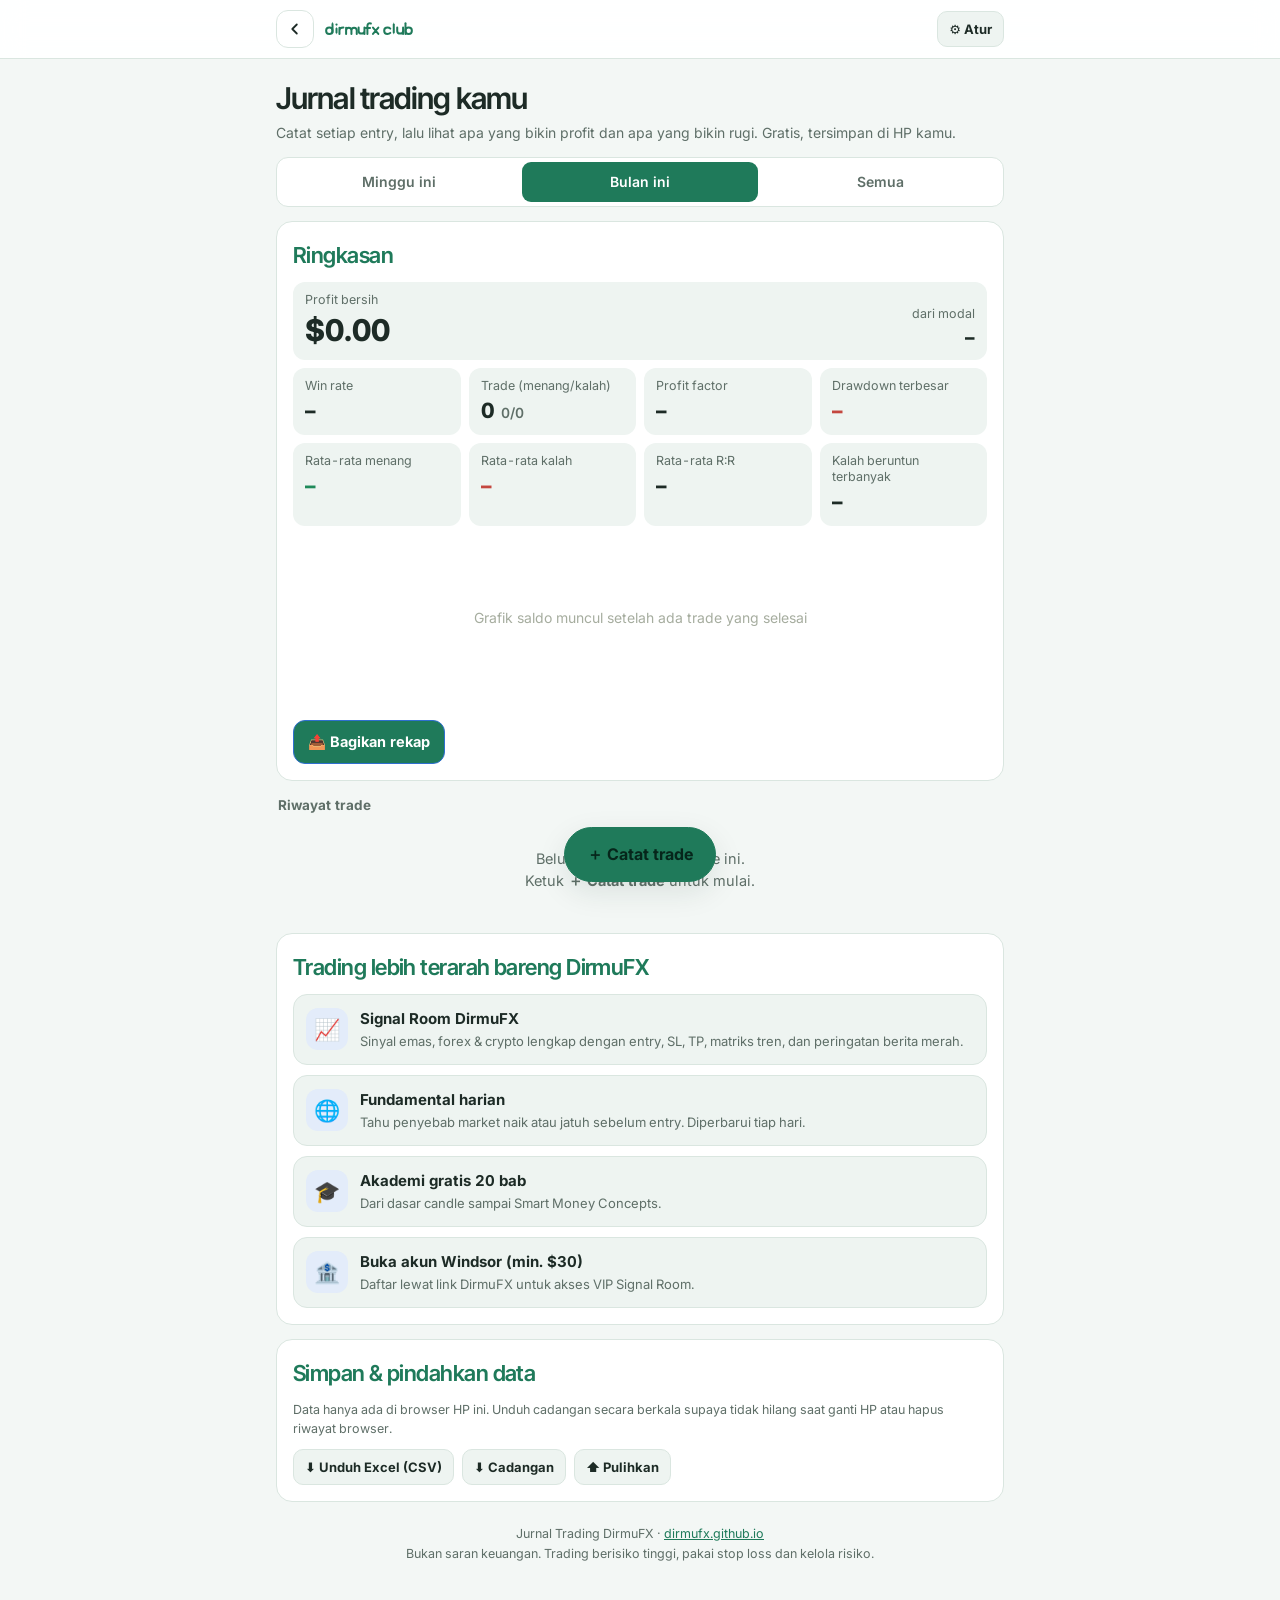
<file: jurnal.html>
<!doctype html>
<html lang="id">
<head>
<meta charset="utf-8">
<meta name="viewport" content="width=device-width,initial-scale=1,viewport-fit=cover">
<title>Jurnal Trading DirmuFX · Catat, evaluasi, disiplin</title>
<meta name="description" content="Jurnal trading gratis dari DirmuFX: catat setiap entry, lihat win rate, profit, drawdown, dan kebiasaan yang bikin rugi. Tersimpan di HP kamu.">
<meta property="og:title" content="Jurnal Trading DirmuFX (gratis)">
<meta property="og:description" content="Catat trade, lihat win rate & kebiasaan yang bikin rugi. Gratis, langsung dari HP.">
<link rel="preconnect" href="https://fonts.googleapis.com">
<link rel="stylesheet" href="https://fonts.googleapis.com/css2?family=Inter:wght@400;500;600;700&family=Inter+Tight:wght@500;600;700&display=swap">
<style>
:root{--bg:#141714;--panel:#1c201c;--panel2:#242924;--line:#2c322c;--fg:#eef0e8;--muted:#a6ad9f;--blue:#5b9cf5;--up:#3fbf7f;--down:#e5484d;--amber:#e3b85c;--brand:#63d297;
 --f:"Inter",system-ui,-apple-system,"Segoe UI",sans-serif;color-scheme:dark}
*{box-sizing:border-box}
html{-webkit-text-size-adjust:100%}
body{margin:0;background:radial-gradient(900px 500px at 90% -10%,rgba(91,156,245,.09),transparent 60%),var(--bg);color:var(--fg);font-family:var(--f);font-size:15.5px;line-height:1.6;font-feature-settings:"tnum" 1;min-height:100vh}
a{color:var(--blue)}
button,input,select,textarea{font:inherit;color:inherit}
.top{position:sticky;top:0;z-index:20;background:rgba(255,255,255,0.92);backdrop-filter:blur(12px);border-bottom:1px solid var(--line)}
.top .in{max-width:760px;margin:0 auto;display:flex;align-items:center;gap:10px;padding:10px 16px}
.back{display:inline-flex;align-items:center;justify-content:center;width:38px;height:38px;border:1px solid var(--line);border-radius:12px;background:var(--panel);color:var(--fg);text-decoration:none}
.brand{display:flex;align-items:center;gap:8px;flex:1;min-width:0;text-decoration:none;color:var(--fg);font-weight:800;font-size:16.5px;white-space:nowrap}
.brand svg{width:26px;height:auto;flex:none}.brand i{font-style:normal;color:var(--brand)}
.btn{display:inline-flex;align-items:center;justify-content:center;gap:6px;border:1px solid var(--line);background:var(--panel2);border-radius:12px;padding:10px 14px;font-weight:700;font-size:14.5px;cursor:pointer;text-decoration:none;color:var(--fg);white-space:nowrap}
.btn.pri{background:var(--brand);border-color:var(--brand);color:#06261b}
.btn.blue{background:#1f7a5a;border-color:#2f6fd0;color:#fff}
.btn.sm{padding:7px 11px;font-size:13px;border-radius:10px}
.wrap{max-width:760px;margin:0 auto;padding:18px 16px 110px}
h1{font-size:27px;line-height:1.2;margin:4px 0 6px;letter-spacing:-.01em}
.lead{color:var(--muted);margin:0 0 14px}
.card{background:var(--panel);border:1px solid var(--line);border-radius:16px;padding:16px;margin:0 0 14px}
.card h2{font-size:15px;color:var(--blue);margin:0 0 10px;font-weight:700}
.seg{display:flex;gap:4px;background:var(--panel);border:1px solid var(--line);border-radius:12px;padding:4px;margin:0 0 14px}
.seg button{flex:1;border:0;background:none;border-radius:9px;padding:9px 4px;font-weight:600;color:var(--muted);cursor:pointer;font-size:14px}
.seg button[aria-pressed="true"]{background:#1f7a5a;color:#fff}
.kpi{display:grid;grid-template-columns:repeat(2,minmax(0,1fr));gap:8px}
.kpi>div{background:var(--panel2);border-radius:12px;padding:10px 12px;line-height:1.3}
.kpi .k{font-size:12.5px;color:var(--muted)}.kpi .v{font-size:21px;font-weight:800;margin-top:3px}
.kpi .big{grid-column:1/-1;display:flex;justify-content:space-between;align-items:flex-end}
.kpi .big .v{font-size:30px}
@media(min-width:560px){.kpi{grid-template-columns:repeat(4,minmax(0,1fr))}}
.up{color:var(--up)}.down{color:var(--down)}.amb{color:var(--amber)}.mut{color:var(--muted)}
canvas{display:block;width:100%}
.guard{border-radius:14px;padding:12px 14px;margin:0 0 14px;font-size:14.5px;line-height:1.5;border:1px solid var(--line);background:var(--panel)}
.guard b{display:block;font-size:15px}
.guard.ok{border-color:#bee5d1;background:#e8f2ec}.guard.warn{border-color:#e8daba;background:#f3f0e7}.guard.stop{border-color:#e5bebf;background:#f3e7e8}
.bars{display:grid;gap:9px}
.bar .l{display:flex;justify-content:space-between;font-size:13.5px;gap:8px}
.bar .t{height:7px;border-radius:99px;background:var(--panel2);overflow:hidden;margin-top:4px}
.bar .t span{display:block;height:100%;border-radius:99px}
.ins{margin:10px 0 0;padding:0;list-style:none;display:grid;gap:6px}
.ins li{font-size:14px;background:var(--panel2);border-radius:10px;padding:9px 11px;line-height:1.45}
.day{font-weight:700;font-size:13.5px;color:var(--muted);margin:14px 2px 6px;display:flex;justify-content:space-between}
.tr{display:grid;grid-template-columns:auto minmax(0,1fr) auto;gap:10px;align-items:center;background:var(--panel);border:1px solid var(--line);border-radius:14px;padding:11px 12px;margin-bottom:7px;cursor:pointer}
.tr .d{font-weight:800;font-size:12px;padding:4px 8px;border-radius:7px}
.tr .d.BUY{background:rgba(63,191,127,.15);color:var(--up)}.tr .d.SELL{background:rgba(229,72,77,.15);color:var(--down)}
.tr .m b{font-size:15px}.tr .m small{display:block;color:var(--muted);font-size:12.5px;line-height:1.35}
.tr .p{text-align:right;font-weight:800;font-size:15.5px;white-space:nowrap}
.tr .p small{display:block;font-weight:500;font-size:12px;color:var(--muted)}
.empty{text-align:center;color:var(--muted);padding:26px 10px;font-size:14.5px}
.promo{display:grid;gap:10px}
.promo a{display:flex;gap:12px;align-items:center;text-decoration:none;color:var(--fg);background:var(--panel2);border:1px solid var(--line);border-radius:14px;padding:12px}
.promo .ic{width:42px;height:42px;border-radius:12px;display:grid;place-items:center;font-size:21px;flex:none;background:#e3ecfa}
.promo b{display:block;font-size:15px}.promo span{color:var(--muted);font-size:13px;line-height:1.4}
.fab{position:fixed;left:50%;transform:translateX(-50%);bottom:max(18px,env(safe-area-inset-bottom));z-index:30;box-shadow:0 10px 30px rgba(20,50,40,0.1);padding:14px 22px;font-size:16px;border-radius:99px}
.sheet{position:fixed;inset:0;z-index:50;display:none}
.sheet.on{display:block}
.sheet .bg{position:absolute;inset:0;background:rgba(255,255,255,0.9)}
.sheet .box{position:absolute;left:0;right:0;bottom:0;max-height:92vh;overflow:auto;background:var(--panel);border-top-left-radius:20px;border-top-right-radius:20px;border-top:1px solid var(--line);padding:16px 16px max(18px,env(safe-area-inset-bottom));max-width:760px;margin:0 auto}
.sheet h3{margin:0 0 12px;font-size:18px;display:flex;justify-content:space-between;align-items:center}
.x{border:0;background:var(--panel2);width:34px;height:34px;border-radius:10px;font-size:18px;cursor:pointer}
.fg{display:grid;grid-template-columns:repeat(2,minmax(0,1fr));gap:10px;align-items:start}
.f{display:grid;gap:4px;min-width:0}.f.full{grid-column:1/-1}
.f label{font-size:12.5px;color:var(--muted);font-weight:600}
.f input,.f select,.f textarea{width:100%;min-width:0;max-width:100%;-webkit-appearance:none;appearance:none;background:var(--bg);border:1px solid var(--line);border-radius:11px;padding:10px 11px;font-size:16px}
.f textarea{min-height:70px;resize:vertical}
.f select{background-image:url("data:image/svg+xml,%3Csvg xmlns='http://www.w3.org/2000/svg' width='12' height='8'%3E%3Cpath d='M1 1l5 5 5-5' stroke='%23a6ad9f' stroke-width='2' fill='none'/%3E%3C/svg%3E");background-repeat:no-repeat;background-position:right 12px center;padding-right:30px}
.dirsel{display:grid;grid-template-columns:1fr 1fr;gap:6px}
.dirsel button{border:1px solid var(--line);background:var(--bg);border-radius:11px;padding:10px;font-weight:800;cursor:pointer}
.dirsel button[aria-pressed="true"][data-v="BUY"]{background:var(--up);border-color:var(--up);color:#06261b}
.dirsel button[aria-pressed="true"][data-v="SELL"]{background:var(--down);border-color:var(--down);color:#fff}
.chips{display:flex;flex-wrap:wrap;gap:6px}
.chips button{border:1px solid var(--line);background:var(--bg);border-radius:99px;padding:6px 11px;font-size:13.5px;font-weight:600;cursor:pointer;color:var(--muted)}
.chips button[aria-pressed="true"]{background:#e3ecfa;border-color:#2f6fd0;color:#1d2b26}
.hint{font-size:12.5px;color:var(--muted);margin:2px 0 0}
.acts{display:flex;gap:8px;margin-top:14px}.acts .btn{flex:1}
.row{display:flex;gap:8px;flex-wrap:wrap}
.foot{color:var(--muted);font-size:12.5px;text-align:center;margin-top:22px;line-height:1.6}
</style>
<link rel="stylesheet" href="tema.css?v=2">
<style>.brand .clublogo{height:20px;width:auto;display:block}</style>
</head>
<body>
<header class="top"><div class="in">
  <a class="back" href="index.html" aria-label="Kembali ke DirmuFX"><svg width="18" height="18" viewBox="0 0 20 20" fill="none"><path d="M12 5l-5 5 5 5" stroke="currentColor" stroke-width="2" stroke-linecap="round" stroke-linejoin="round"/></svg></a>
  <a class="brand" href="index.html"><img src="logo-club.svg?v=1" alt="DirmuFX Club" class="clublogo"></a>
  <button class="btn sm" id="setBtn" type="button">⚙ Atur</button>
</div></header>

<main class="wrap">
  <h1>Jurnal trading kamu</h1>
  <p class="lead">Catat setiap entry, lalu lihat apa yang bikin profit dan apa yang bikin rugi. Gratis, tersimpan di HP kamu.</p>

  <div class="seg" id="period" role="tablist">
    <button data-p="week" aria-pressed="false">Minggu ini</button><button data-p="month" aria-pressed="true">Bulan ini</button><button data-p="all" aria-pressed="false">Semua</button>
  </div>

  <div class="guard" id="guard" hidden></div>

  <section class="card">
    <h2>Ringkasan</h2>
    <div class="kpi" id="kpi"></div>
    <canvas id="eq" height="170" style="margin-top:12px"></canvas>
    <div class="row" style="margin-top:12px"><button class="btn blue" id="shareBtn" type="button">📤 Bagikan rekap</button></div>
  </section>

  <section class="card" id="anaCard">
    <h2>Apa yang berhasil, apa yang tidak</h2>
    <div class="bars" id="bySetup"></div>
    <ul class="ins" id="insight"></ul>
  </section>

  <section>
    <div class="day" style="margin-top:4px"><span>Riwayat trade</span><span id="cnt"></span></div>
    <div id="list"></div>
  </section>

  <section class="card" style="margin-top:14px">
    <h2>Trading lebih terarah bareng DirmuFX</h2>
    <div class="promo">
      <a href="index.html#analisa"><span class="ic">📈</span><div><b>Signal Room DirmuFX</b><span>Sinyal emas, forex & crypto lengkap dengan entry, SL, TP, matriks tren, dan peringatan berita merah.</span></div></a>
      <a href="index.html#fundamental"><span class="ic">🌐</span><div><b>Fundamental harian</b><span>Tahu penyebab market naik atau jatuh sebelum entry. Diperbarui tiap hari.</span></div></a>
      <a href="belajar.html"><span class="ic">🎓</span><div><b>Akademi gratis 20 bab</b><span>Dari dasar candle sampai Smart Money Concepts.</span></div></a>
      <a href="https://sc.myuserhub.com/?pt=224062" target="_blank" rel="noopener"><span class="ic">🏦</span><div><b>Buka akun Windsor (min. $30)</b><span>Daftar lewat link DirmuFX untuk akses VIP Signal Room.</span></div></a>
    </div>
  </section>

  <section class="card">
    <h2>Simpan & pindahkan data</h2>
    <p class="hint" style="margin:0 0 10px">Data hanya ada di browser HP ini. Unduh cadangan secara berkala supaya tidak hilang saat ganti HP atau hapus riwayat browser.</p>
    <div class="row"><button class="btn sm" id="expCsv" type="button">⬇ Unduh Excel (CSV)</button><button class="btn sm" id="expJson" type="button">⬇ Cadangan</button><label class="btn sm" style="cursor:pointer">⬆ Pulihkan<input type="file" id="impJson" accept=".json,application/json" hidden></label></div>
  </section>

  <p class="foot">Jurnal Trading DirmuFX · <a href="index.html">dirmufx.github.io</a><br>Bukan saran keuangan. Trading berisiko tinggi, pakai stop loss dan kelola risiko.</p>
</main>

<button class="btn pri fab" id="addBtn" type="button">＋ Catat trade</button>

<div class="sheet" id="sheet" aria-hidden="true"><div class="bg" data-close></div><div class="box" role="dialog" aria-modal="true" aria-labelledby="shT">
  <h3><span id="shT">Catat trade</span><button class="x" type="button" data-close aria-label="Tutup">×</button></h3>
  <form id="frm" autocomplete="off">
    <div class="fg">
      <div class="f full"><label>Arah</label><div class="dirsel" id="fDir"><button type="button" data-v="BUY">BUY</button><button type="button" data-v="SELL">SELL</button></div></div>
      <div class="f"><label for="fPair">Pair</label><select id="fPair"></select></div>
      <div class="f"><label for="fTime">Waktu entry</label><input id="fTime" type="datetime-local" required></div>
      <div class="f"><label for="fLot">Lot</label><input id="fLot" inputmode="decimal" placeholder="0.01" required></div>
      <div class="f"><label for="fEntry">Harga entry</label><input id="fEntry" inputmode="decimal" placeholder="3525.40"></div>
      <div class="f"><label for="fSL">Stop loss</label><input id="fSL" inputmode="decimal" placeholder="opsional"></div>
      <div class="f"><label for="fTP">Take profit</label><input id="fTP" inputmode="decimal" placeholder="opsional"></div>
      <div class="f"><label for="fExit">Harga keluar</label><input id="fExit" inputmode="decimal" placeholder="kosong = masih jalan"></div>
      <div class="f"><label for="fPL">Profit / rugi ($)</label><input id="fPL" inputmode="decimal" placeholder="otomatis"><p class="hint" id="plHint"></p></div>
      <div class="f full"><label>Alasan entry (setup)</label><div class="chips" id="fSetup"></div></div>
      <div class="f full"><label>Perasaan saat entry</label><div class="chips" id="fMood"></div></div>
      <div class="f full"><label>Sesuai rencana?</label><div class="chips" id="fPlan"><button type="button" data-v="1">Ya, sesuai rencana</button><button type="button" data-v="0">Tidak / impulsif</button></div></div>
      <div class="f full"><label for="fNote">Catatan</label><textarea id="fNote" placeholder="Apa yang kamu lihat di chart? Apa pelajarannya?"></textarea></div>
    </div>
    <div class="acts"><button class="btn" type="button" id="delBtn" hidden style="color:var(--down)">Hapus</button><button class="btn pri" type="submit">Simpan</button></div>
  </form>
</div></div>

<div class="sheet" id="setSheet" aria-hidden="true"><div class="bg" data-close></div><div class="box" role="dialog" aria-modal="true" aria-labelledby="setT">
  <h3><span id="setT">Pengaturan jurnal</span><button class="x" type="button" data-close aria-label="Tutup">×</button></h3>
  <div class="fg">
    <div class="f"><label for="sBal">Modal awal ($)</label><input id="sBal" inputmode="decimal"></div>
    <div class="f"><label for="sDay">Batas rugi harian (%)</label><input id="sDay" inputmode="decimal"></div>
    <div class="f full"><label for="sName">Nama (tampil di gambar rekap)</label><input id="sName" maxlength="30" placeholder="opsional"></div>
  </div>
  <p class="hint">Batas rugi harian membantu kamu berhenti sebelum rugi membesar. Umumnya 2–5% dari modal.</p>
  <div class="acts"><button class="btn pri" type="button" id="setSave">Simpan</button></div>
</div></div>

<script>
(()=>{
const $=id=>document.getElementById(id);
const LS={get:k=>{try{return localStorage.getItem(k)}catch(e){return null}},set:(k,v)=>{try{localStorage.setItem(k,v)}catch(e){}}};
const PAIRS=["XAUUSD","EURUSD","GBPUSD","USDJPY","AUDUSD","BTCUSD","ETHUSD","SOLUSD","BNBUSD","XRPUSD","Lainnya"];
const SETUPS=["Sinyal DirmuFX","SMC / Order Block","Liquidity Sweep","Breakout","Support & Resistance","Supply & Demand","Fundamental / berita","Lainnya"];
const MOODS=["Tenang","Yakin","Ragu","FOMO","Takut","Balas dendam","Serakah"];
let T=[];try{T=JSON.parse(LS.get("dfx-jurnal")||"[]")}catch(e){T=[]}
let CFG={bal:1000,day:3,name:""};try{Object.assign(CFG,JSON.parse(LS.get("dfx-jurnal-cfg")||"{}"))}catch(e){}
let P="month",editId=null,F={dir:"BUY",setup:"",mood:"",plan:""};
const save=()=>LS.set("dfx-jurnal",JSON.stringify(T));
const usd=v=>(v<0?"−$":"$")+Math.abs(v).toLocaleString("en-US",{minimumFractionDigits:2,maximumFractionDigits:2});
const sgn=v=>(v>0?"+":"")+usd(v).replace("−","−");
const esc=s=>String(s??"").replace(/[&<>"]/g,c=>({"&":"&amp;","<":"&lt;",">":"&gt;",'"':"&quot;"}[c]));
const num=v=>{const x=parseFloat(String(v).replace(",","."));return isFinite(x)?x:null};
const dayKey=t=>{const d=new Date(t);return d.getFullYear()+"-"+(d.getMonth()+1)+"-"+d.getDate()};

function inPeriod(t){const d=new Date(t),n=new Date();if(P==="all")return true;
  if(P==="month")return d.getFullYear()===n.getFullYear()&&d.getMonth()===n.getMonth();
  const s=new Date(n);s.setHours(0,0,0,0);s.setDate(s.getDate()-((s.getDay()+6)%7));return d>=s}
function stats(arr){const c=arr.filter(x=>x.pl!=null);const w=c.filter(x=>x.pl>0),l=c.filter(x=>x.pl<0);
  const gp=w.reduce((a,x)=>a+x.pl,0),gl=-l.reduce((a,x)=>a+x.pl,0),net=gp-gl;
  let eq=0,pk=0,dd=0,ser=[0];c.slice().sort((a,b)=>a.t-b.t).forEach(x=>{eq+=x.pl;ser.push(eq);pk=Math.max(pk,eq);dd=Math.max(dd,pk-eq)});
  let st=0,best=0;c.slice().sort((a,b)=>a.t-b.t).forEach(x=>{st=x.pl<0?st+1:0;best=Math.max(best,st)});
  const rr=c.filter(x=>x.rr!=null);
  return{n:c.length,open:arr.length-c.length,w:w.length,l:l.length,wr:c.length?w.length/c.length*100:0,net,pf:gl?gp/gl:(gp?Infinity:0),avgW:w.length?gp/w.length:0,avgL:l.length?gl/l.length:0,dd,ser,lossStreak:best,avgRR:rr.length?rr.reduce((a,x)=>a+x.rr,0)/rr.length:null}}

function render(){
  document.querySelectorAll("#period button").forEach(b=>b.setAttribute("aria-pressed",b.dataset.p===P));
  const arr=T.filter(x=>inPeriod(x.t)).sort((a,b)=>b.t-a.t),s=stats(arr);
  const pct=CFG.bal?s.net/CFG.bal*100:0;
  $("kpi").innerHTML=`<div class="big"><div><div class="k">Profit bersih</div><div class="v ${s.net>0?"up":s.net<0?"down":""}">${s.n?sgn(s.net):"$0.00"}</div></div><div style="text-align:right"><div class="k">dari modal</div><div class="v ${pct>0?"up":pct<0?"down":""}" style="font-size:19px">${s.n?(pct>0?"+":"")+pct.toFixed(1)+"%":"–"}</div></div></div>
   <div><div class="k">Win rate</div><div class="v ${s.wr>=50?"up":s.n?"down":""}">${s.n?Math.round(s.wr)+"%":"–"}</div></div>
   <div><div class="k">Trade (menang/kalah)</div><div class="v">${s.n} <span class="mut" style="font-size:14px;font-weight:600">${s.w}/${s.l}</span></div></div>
   <div><div class="k">Profit factor</div><div class="v ${s.pf>=1?"up":s.n?"down":""}">${!s.n?"–":s.pf===Infinity?"∞":s.pf.toFixed(2)}</div></div>
   <div><div class="k">Drawdown terbesar</div><div class="v down">${s.dd?usd(s.dd):"–"}</div></div>
   <div><div class="k">Rata-rata menang</div><div class="v up">${s.w?usd(s.avgW):"–"}</div></div>
   <div><div class="k">Rata-rata kalah</div><div class="v down">${s.l?usd(s.avgL):"–"}</div></div>
   <div><div class="k">Rata-rata R:R</div><div class="v">${s.avgRR!=null?"1:"+s.avgRR.toFixed(1):"–"}</div></div>
   <div><div class="k">Kalah beruntun terbanyak</div><div class="v ${s.lossStreak>=3?"down":""}">${s.n?s.lossStreak+"×":"–"}</div></div>`;
  drawEq(s.ser);guard();analysis(arr);list(arr);
}
function drawEq(ser){const cv=$("eq"),W=cv.clientWidth||600,H=170,dpr=window.devicePixelRatio||1;cv.width=W*dpr;cv.height=H*dpr;const g=cv.getContext("2d");g.setTransform(dpr,0,0,dpr,0,0);g.clearRect(0,0,W,H);
  if(ser.length<2){g.fillStyle="#a6ad9f";g.font="14px Inter,system-ui";g.textAlign="center";g.fillText("Grafik saldo muncul setelah ada trade yang selesai",W/2,H/2);return}
  const lo=Math.min(0,...ser),hi=Math.max(0,...ser),pad=(hi-lo)*.12||1,Y=v=>8+(hi+pad-v)/((hi+pad)-(lo-pad))*(H-16),X=i=>4+i/(ser.length-1)*(W-8);
  g.strokeStyle="#2c322c";g.setLineDash([4,4]);g.beginPath();g.moveTo(0,Y(0));g.lineTo(W,Y(0));g.stroke();g.setLineDash([]);
  const end=ser[ser.length-1],col=end>=0?"#3fbf7f":"#e5484d",gr=g.createLinearGradient(0,0,0,H);gr.addColorStop(0,end>=0?"rgba(63,191,127,.28)":"rgba(229,72,77,.28)");gr.addColorStop(1,"rgba(0,0,0,0)");
  g.beginPath();ser.forEach((v,i)=>i?g.lineTo(X(i),Y(v)):g.moveTo(X(i),Y(v)));g.lineTo(X(ser.length-1),Y(lo-pad));g.lineTo(X(0),Y(lo-pad));g.closePath();g.fillStyle=gr;g.fill();
  g.beginPath();ser.forEach((v,i)=>i?g.lineTo(X(i),Y(v)):g.moveTo(X(i),Y(v)));g.strokeStyle=col;g.lineWidth=2.5;g.stroke()}
function guard(){const el=$("guard"),today=T.filter(x=>x.pl!=null&&dayKey(x.t)===dayKey(Date.now())).sort((a,b)=>a.t-b.t);
  if(!today.length){el.hidden=true;return}el.hidden=false;
  const pl=today.reduce((a,x)=>a+x.pl,0),lim=CFG.bal*CFG.day/100;let st=0;for(let i=today.length-1;i>=0&&today[i].pl<0;i--)st++;
  if(lim&&-pl>=lim){el.className="guard stop";el.innerHTML=`<b>🛑 Batas rugi harian tercapai (${usd(pl)})</b>Berhenti trading hari ini. Tutup chart, evaluasi jurnal, lanjut besok dengan kepala dingin.`}
  else if(st>=2){el.className="guard warn";el.innerHTML=`<b>⚠️ ${st}× kalah berturut-turut hari ini</b>Istirahat dulu. Cek <a href="index.html#fundamental">fundamental</a> dan <a href="index.html#kalender">kalender berita</a>, mungkin ada yang belum kamu lihat.`}
  else{el.className="guard ok";el.innerHTML=`<b>Hari ini: ${sgn(pl)} dari ${today.length} trade</b>Sisa batas rugi harian: ${usd(Math.max(0,lim+Math.min(0,pl)))}.`}}
function analysis(arr){const c=arr.filter(x=>x.pl!=null);if(c.length<3){$("anaCard").hidden=!c.length;$("bySetup").innerHTML=c.length?'<p class="hint" style="margin:0">Catat minimal 3 trade selesai untuk melihat analisa.</p>':"";$("insight").innerHTML="";return}
  $("anaCard").hidden=false;
  const grp=(key)=>{const m={};c.forEach(x=>{const k=x[key]||"Tidak diisi";(m[k]=m[k]||[]).push(x)});return Object.entries(m).map(([k,v])=>({k,n:v.length,wr:v.filter(x=>x.pl>0).length/v.length*100,pl:v.reduce((a,x)=>a+x.pl,0)})).sort((a,b)=>b.n-a.n)};
  const su=grp("setup");
  $("bySetup").innerHTML=su.slice(0,6).map(r=>`<div class="bar"><div class="l"><span>${esc(r.k)} <span class="mut">· ${r.n} trade</span></span><b class="${r.pl>=0?"up":"down"}">${Math.round(r.wr)}% · ${sgn(r.pl)}</b></div><div class="t"><span style="width:${Math.max(4,r.wr)}%;background:${r.wr>=50?"var(--up)":"var(--down)"}"></span></div></div>`).join("");
  const ins=[],mo=grp("mood"),pa=grp("pair"),pl=grp("plan");
  const worstM=mo.filter(r=>r.n>=2&&!["Tidak diisi","Tenang","Yakin"].includes(r.k)).sort((a,b)=>a.pl-b.pl)[0];if(worstM&&worstM.pl<0)ins.push(`😬 Saat merasa <b>${esc(worstM.k)}</b>, kamu rugi ${usd(worstM.pl)} (win rate ${Math.round(worstM.wr)}%). Kalau perasaan ini muncul, jangan entry.`);
  const bestS=su.filter(r=>r.n>=2&&r.k!=="Tidak diisi").sort((a,b)=>b.pl-a.pl)[0];if(bestS&&bestS.pl>0)ins.push(`✅ Setup terbaikmu: <b>${esc(bestS.k)}</b> (${Math.round(bestS.wr)}% menang, ${sgn(bestS.pl)}). Fokus di setup ini.`);
  const imp=pl.find(r=>r.k==="0"),okp=pl.find(r=>r.k==="1");if(imp&&imp.n>=2)ins.push(`🎯 Trade impulsif: ${imp.n}× dengan hasil ${sgn(imp.pl)}${okp?`, sedangkan trade sesuai rencana ${sgn(okp.pl)}`:""}.`);
  const worstP=pa.filter(r=>r.n>=2).sort((a,b)=>a.pl-b.pl)[0];if(worstP&&worstP.pl<0)ins.push(`📉 Pair paling merugikan: <b>${esc(worstP.k)}</b> (${sgn(worstP.pl)}). Pertimbangkan kurangi lot atau berhenti trading pair ini sementara.`);
  const s=stats(c);if(s.avgL>s.avgW&&s.l)ins.push(`⚖️ Rata-rata kalahmu (${usd(s.avgL)}) lebih besar dari rata-rata menang (${usd(s.avgW)}). Biarkan profit berjalan sampai TP, jangan geser SL menjauh.`);
  const sig=su.find(r=>r.k==="Sinyal DirmuFX");if(sig&&sig.n>=2)ins.push(`📈 Trade dari <b>Sinyal DirmuFX</b>: ${sig.n}× · win rate ${Math.round(sig.wr)}% · ${sgn(sig.pl)}. <a href="index.html#analisa">Buka Signal Room</a>`);
  $("insight").innerHTML=ins.map(x=>`<li>${x}</li>`).join("")}
function list(arr){$("cnt").textContent=arr.length?arr.length+" trade":"";
  if(!arr.length){$("list").innerHTML=`<div class="empty">Belum ada trade di periode ini.<br>Ketuk <b>＋ Catat trade</b> untuk mulai.</div>`;return}
  let h="",ld="";arr.forEach(x=>{const d=new Date(x.t).toLocaleDateString("id-ID",{weekday:"long",day:"numeric",month:"short"});
    if(d!==ld){const dp=arr.filter(y=>new Date(y.t).toLocaleDateString("id-ID",{weekday:"long",day:"numeric",month:"short"})===d&&y.pl!=null).reduce((a,y)=>a+y.pl,0);h+=`<div class="day"><span>${d}</span><span class="${dp>0?"up":dp<0?"down":""}">${dp?sgn(dp):""}</span></div>`;ld=d}
    const tm=new Date(x.t).toLocaleTimeString("id-ID",{hour:"2-digit",minute:"2-digit"});
    h+=`<div class="tr" data-id="${x.id}"><span class="d ${x.dir}">${x.dir}</span><div class="m"><b>${esc(x.pair)}</b> <span class="mut" style="font-size:13px">${x.lot} lot</span><small>${tm}${x.setup?" · "+esc(x.setup):""}${x.mood?" · "+esc(x.mood):""}</small></div><div class="p ${x.pl>0?"up":x.pl<0?"down":"amb"}">${x.pl==null?"Berjalan":sgn(x.pl)}<small>${x.rr!=null&&x.pl!=null?(x.pl>0?"+":"−")+Math.abs(x.rr).toFixed(1)+"R":""}</small></div></div>`});
  $("list").innerHTML=h}

/* ---- form ---- */
$("fPair").innerHTML=PAIRS.map(p=>`<option>${p}</option>`).join("");
const chipSet=(id,vals,key)=>{$(id).innerHTML=vals.map(v=>`<button type="button" data-v="${esc(v)}">${esc(v)}</button>`).join("");};
chipSet("fSetup",SETUPS);chipSet("fMood",MOODS);
const syncChips=()=>{[["fSetup","setup"],["fMood","mood"],["fPlan","plan"]].forEach(([id,k])=>$(id).querySelectorAll("button").forEach(b=>b.setAttribute("aria-pressed",b.dataset.v===String(F[k]))));
  $("fDir").querySelectorAll("button").forEach(b=>b.setAttribute("aria-pressed",b.dataset.v===F.dir))};
[["fSetup","setup"],["fMood","mood"],["fPlan","plan"]].forEach(([id,k])=>$(id).addEventListener("click",e=>{const b=e.target.closest("button");if(!b)return;F[k]=F[k]===b.dataset.v?"":b.dataset.v;syncChips()}));
$("fDir").addEventListener("click",e=>{const b=e.target.closest("button");if(!b)return;F.dir=b.dataset.v;syncChips();calcPL()});
function contract(pair){return pair==="XAUUSD"?100:/^(EUR|GBP|AUD|NZD)USD$/.test(pair)?1e5:pair==="USDJPY"?1e5:/USD$/.test(pair)&&pair!=="XAUUSD"?1:null}
function autoPL(){const pair=$("fPair").value,lot=num($("fLot").value),e=num($("fEntry").value),x=num($("fExit").value),cs=contract(pair);
  if(lot==null||e==null||x==null||!cs)return null;let v=(x-e)*(F.dir==="BUY"?1:-1)*lot*cs;if(pair==="USDJPY")v/=x;return Math.round(v*100)/100}
let plTouched=false;
function calcPL(){const a=autoPL();$("plHint").textContent=a!=null?"Perkiraan: "+sgn(a)+(plTouched?" (ketik ulang jika beda dengan broker)":""):"Isi lot, entry & harga keluar untuk hitung otomatis";if(!plTouched&&a!=null)$("fPL").value=a}
["fPair","fLot","fEntry","fExit"].forEach(id=>$(id).addEventListener("input",calcPL));
$("fPL").addEventListener("input",()=>{plTouched=$("fPL").value!==""});
const toLocal=t=>{const d=new Date(t);d.setMinutes(d.getMinutes()-d.getTimezoneOffset());return d.toISOString().slice(0,16)};
function openSheet(id,pre){editId=id||null;plTouched=false;const x=id?T.find(y=>y.id===id):null;
  F={dir:x?x.dir:(pre&&pre.dir)||"BUY",setup:x?x.setup||"":(pre&&pre.setup)||"",mood:x?x.mood||"":"",plan:x&&x.plan!=null?String(x.plan):""};
  $("fPair").value=x?(PAIRS.includes(x.pair)?x.pair:"Lainnya"):(pre&&PAIRS.includes(pre.pair)?pre.pair:"XAUUSD");
  $("fTime").value=toLocal(x?x.t:Date.now());$("fLot").value=x?x.lot:(LS.get("dfx-jurnal-lot")||"");
  $("fEntry").value=x?x.entry??"":(pre&&pre.entry)||"";$("fSL").value=x?x.sl??"":(pre&&pre.sl)||"";$("fTP").value=x?x.tp??"":(pre&&pre.tp)||"";
  $("fExit").value=x?x.exit??"":"";$("fPL").value=x&&x.pl!=null?x.pl:"";plTouched=!!(x&&x.pl!=null);$("fNote").value=x?x.note||"":"";
  $("shT").textContent=x?"Ubah trade":"Catat trade";$("delBtn").hidden=!x;syncChips();calcPL();
  $("sheet").classList.add("on");$("sheet").setAttribute("aria-hidden","false")}
function closeSheets(){document.querySelectorAll(".sheet").forEach(s=>{s.classList.remove("on");s.setAttribute("aria-hidden","true")})}
document.querySelectorAll("[data-close]").forEach(el=>el.addEventListener("click",closeSheets));
$("addBtn").onclick=()=>openSheet();
$("list").addEventListener("click",e=>{const r=e.target.closest(".tr");if(r)openSheet(r.dataset.id)});
$("frm").addEventListener("submit",e=>{e.preventDefault();
  const lot=num($("fLot").value);if(lot==null||lot<=0){alert("Isi lot dulu.");return}
  const entry=num($("fEntry").value),sl=num($("fSL").value),tp=num($("fTP").value),exit=num($("fExit").value);
  let pl=num($("fPL").value);if(pl==null&&exit!=null)pl=autoPL();
  let rr=null;if(entry!=null&&sl!=null&&entry!==sl&&exit!=null){rr=(exit-entry)*(F.dir==="BUY"?1:-1)/Math.abs(entry-sl)}
  const t=Date.parse($("fTime").value)||Date.now();
  const rec={id:editId||String(Date.now())+Math.random().toString(36).slice(2,6),t,pair:$("fPair").value,dir:F.dir,lot,entry,sl,tp,exit,pl,rr,setup:F.setup,mood:F.mood,plan:F.plan===""?null:+F.plan,note:$("fNote").value.trim()};
  if(editId)T=T.map(x=>x.id===editId?rec:x);else T.push(rec);LS.set("dfx-jurnal-lot",String(lot));save();closeSheets();render()});
$("delBtn").onclick=()=>{if(!editId||!confirm("Hapus trade ini? Tidak bisa dibatalkan."))return;T=T.filter(x=>x.id!==editId);save();closeSheets();render()};
$("period").addEventListener("click",e=>{const b=e.target.closest("button");if(b){P=b.dataset.p;render()}});
/* ---- pengaturan ---- */
$("setBtn").onclick=()=>{$("sBal").value=CFG.bal;$("sDay").value=CFG.day;$("sName").value=CFG.name;$("setSheet").classList.add("on");$("setSheet").setAttribute("aria-hidden","false")};
$("setSave").onclick=()=>{CFG.bal=num($("sBal").value)||0;CFG.day=num($("sDay").value)||0;CFG.name=$("sName").value.trim();LS.set("dfx-jurnal-cfg",JSON.stringify(CFG));closeSheets();render()};
/* ---- ekspor / impor ---- */
function dl(name,text,type){const b=new Blob([text],{type}),u=URL.createObjectURL(b),a=document.createElement("a");a.href=u;a.download=name;document.body.appendChild(a);a.click();a.remove();setTimeout(()=>URL.revokeObjectURL(u),3000)}
$("expCsv").onclick=()=>{const H=["Waktu","Pair","Arah","Lot","Entry","SL","TP","Keluar","Profit $","R","Setup","Perasaan","Sesuai rencana","Catatan"],q=v=>`"${String(v??"").replace(/"/g,'""')}"`;
  dl("jurnal-dirmufx.csv","﻿"+[H.join(",")].concat(T.slice().sort((a,b)=>a.t-b.t).map(x=>[new Date(x.t).toLocaleString("id-ID"),x.pair,x.dir,x.lot,x.entry,x.sl,x.tp,x.exit,x.pl,x.rr!=null?x.rr.toFixed(2):"",x.setup,x.mood,x.plan==null?"":x.plan?"Ya":"Tidak",x.note].map(q).join(","))).join("\n"),"text/csv")};
$("expJson").onclick=()=>dl("cadangan-jurnal-dirmufx.json",JSON.stringify({v:1,cfg:CFG,trades:T}),"application/json");
$("impJson").onchange=e=>{const f=e.target.files[0];if(!f)return;const r=new FileReader();r.onload=()=>{try{const d=JSON.parse(r.result);if(!Array.isArray(d.trades))throw 0;
  if(!confirm(`Pulihkan ${d.trades.length} trade? Data yang ada akan digabung.`))return;const ids=new Set(T.map(x=>x.id));T=T.concat(d.trades.filter(x=>!ids.has(x.id)));if(d.cfg)CFG=Object.assign(CFG,d.cfg);save();LS.set("dfx-jurnal-cfg",JSON.stringify(CFG));render()}catch(err){alert("File cadangan tidak valid.")}};r.readAsText(f);e.target.value=""};
/* ---- bagikan rekap (promosi) ---- */
$("shareBtn").onclick=async()=>{const arr=T.filter(x=>inPeriod(x.t)),s=stats(arr);if(!s.n){alert("Belum ada trade selesai di periode ini.");return}
  const W=1080,H=1350,cv=document.createElement("canvas");cv.width=W;cv.height=H;const g=cv.getContext("2d");try{await document.fonts.load("800 60px 'Inter'")}catch(e){}
  const Fn=(w,z)=>`${w} ${z}px 'Inter',system-ui,sans-serif`;g.fillStyle="#121512";g.fillRect(0,0,W,H);
  const gr=g.createRadialGradient(W,0,40,W,0,950);gr.addColorStop(0,s.net>=0?"rgba(63,191,127,.22)":"rgba(229,72,77,.22)");gr.addColorStop(1,"rgba(0,0,0,0)");g.fillStyle=gr;g.fillRect(0,0,W,H);
  g.save();g.translate(70,70);g.scale(.32,.32);g.lineWidth=30;g.strokeStyle="#63d297";g.lineJoin="round";g.stroke(new Path2D("M15 15H140A156.5 156.5 0 0 1 140 328H15Z"));g.fillStyle="#fff";[[87,159,10,138],[69,202,46,58],[147,114,10,160],[129,153,46,75]].forEach(r=>g.fillRect(...r));g.fillStyle="#63d297";[[207,54,10,175],[189,89,46,99]].forEach(r=>g.fillRect(...r));g.restore();
  g.fillStyle="#fff";g.font=Fn(800,52);g.fillText("Dirmu",190,128);const wd=g.measureText("Dirmu").width;g.fillStyle="#63d297";g.fillText("FX",190+wd,128);g.fillStyle="#9aa39a";g.font=Fn(600,24);g.fillText("JURNAL TRADING",192,165);
  const per=P==="week"?"Rekap minggu ini":P==="month"?"Rekap "+new Date().toLocaleDateString("id-ID",{month:"long",year:"numeric"}):"Rekap semua trade";
  g.fillStyle="#9aa39a";g.font=Fn(600,34);g.fillText(per+(CFG.name?" · "+CFG.name:""),70,290);
  g.fillStyle=s.net>=0?"#3fbf7f":"#e5484d";g.font=Fn(800,120);g.fillText(sgn(s.net),70,420);
  if(CFG.bal){g.fillStyle="#cfd5cc";g.font=Fn(700,40);g.fillText(((s.net/CFG.bal*100)>0?"+":"")+(s.net/CFG.bal*100).toFixed(1)+"% dari modal",70,480)}
  const box=(x,y,k,v,c)=>{g.fillStyle="#1b201b";g.beginPath();g.roundRect(x,y,450,150,22);g.fill();g.fillStyle="#9aa39a";g.font=Fn(600,30);g.fillText(k,x+30,y+55);g.fillStyle=c||"#fff";g.font=Fn(800,56);g.fillText(v,x+30,y+120)};
  box(70,540,"Win rate",Math.round(s.wr)+"%",s.wr>=50?"#3fbf7f":"#e5484d");box(560,540,"Total trade",String(s.n));box(70,715,"Profit factor",s.pf===Infinity?"∞":s.pf.toFixed(2),s.pf>=1?"#3fbf7f":"#e5484d");box(560,715,"Menang / kalah",s.w+" / "+s.l);
  // mini equity
  const ser=s.ser,x0=70,y0=900,w0=W-140,h0=200,lo=Math.min(0,...ser),hi=Math.max(0,...ser),pd=(hi-lo)*.1||1,Y=v=>y0+(hi+pd-v)/((hi+pd)-(lo-pd))*h0,X=i=>x0+i/Math.max(1,ser.length-1)*w0;
  g.strokeStyle=s.net>=0?"#3fbf7f":"#e5484d";g.lineWidth=6;g.lineJoin="round";g.beginPath();ser.forEach((v,i)=>i?g.lineTo(X(i),Y(v)):g.moveTo(X(i),Y(v)));g.stroke();
  g.fillStyle="#1d2a3d";g.beginPath();g.roundRect(70,1160,W-140,120,22);g.fill();g.fillStyle="#fff";g.font=Fn(700,32);g.fillText("Catat jurnal gratis & pakai Signal Room di",100,1210);g.fillStyle="#63d297";g.font=Fn(800,38);g.fillText("dirmufx.github.io",100,1258);
  const blob=await new Promise(r=>cv.toBlob(r,"image/png")),file=new File([blob],"rekap-jurnal-dirmufx.png",{type:"image/png"});
  const text="Rekap jurnal trading saya pakai Jurnal DirmuFX. Gratis: https://dirmufx.github.io/jurnal.html";
  try{if(navigator.canShare&&navigator.canShare({files:[file]})){await navigator.share({files:[file],text});return}}catch(e){if(e&&e.name==="AbortError")return}
  const u=URL.createObjectURL(blob),a=document.createElement("a");a.href=u;a.download=file.name;document.body.appendChild(a);a.click();a.remove();setTimeout(()=>URL.revokeObjectURL(u),3000)};
/* ---- isi otomatis dari Signal Room: jurnal.html#add?pair=XAUUSD&dir=SELL&entry=..&sl=..&tp=.. ---- */
function fromHash(){const h=location.hash;if(!h.startsWith("#add"))return;const q=new URLSearchParams(h.split("?")[1]||"");
  openSheet(null,{pair:q.get("pair"),dir:q.get("dir")==="SELL"?"SELL":"BUY",entry:q.get("entry")||"",sl:q.get("sl")||"",tp:q.get("tp")||"",setup:"Sinyal DirmuFX"});history.replaceState(null,"",location.pathname)}
window.addEventListener("resize",()=>drawEq(stats(T.filter(x=>inPeriod(x.t))).ser));
render();fromHash();
})();
</script>
</body>
</html>
</file>
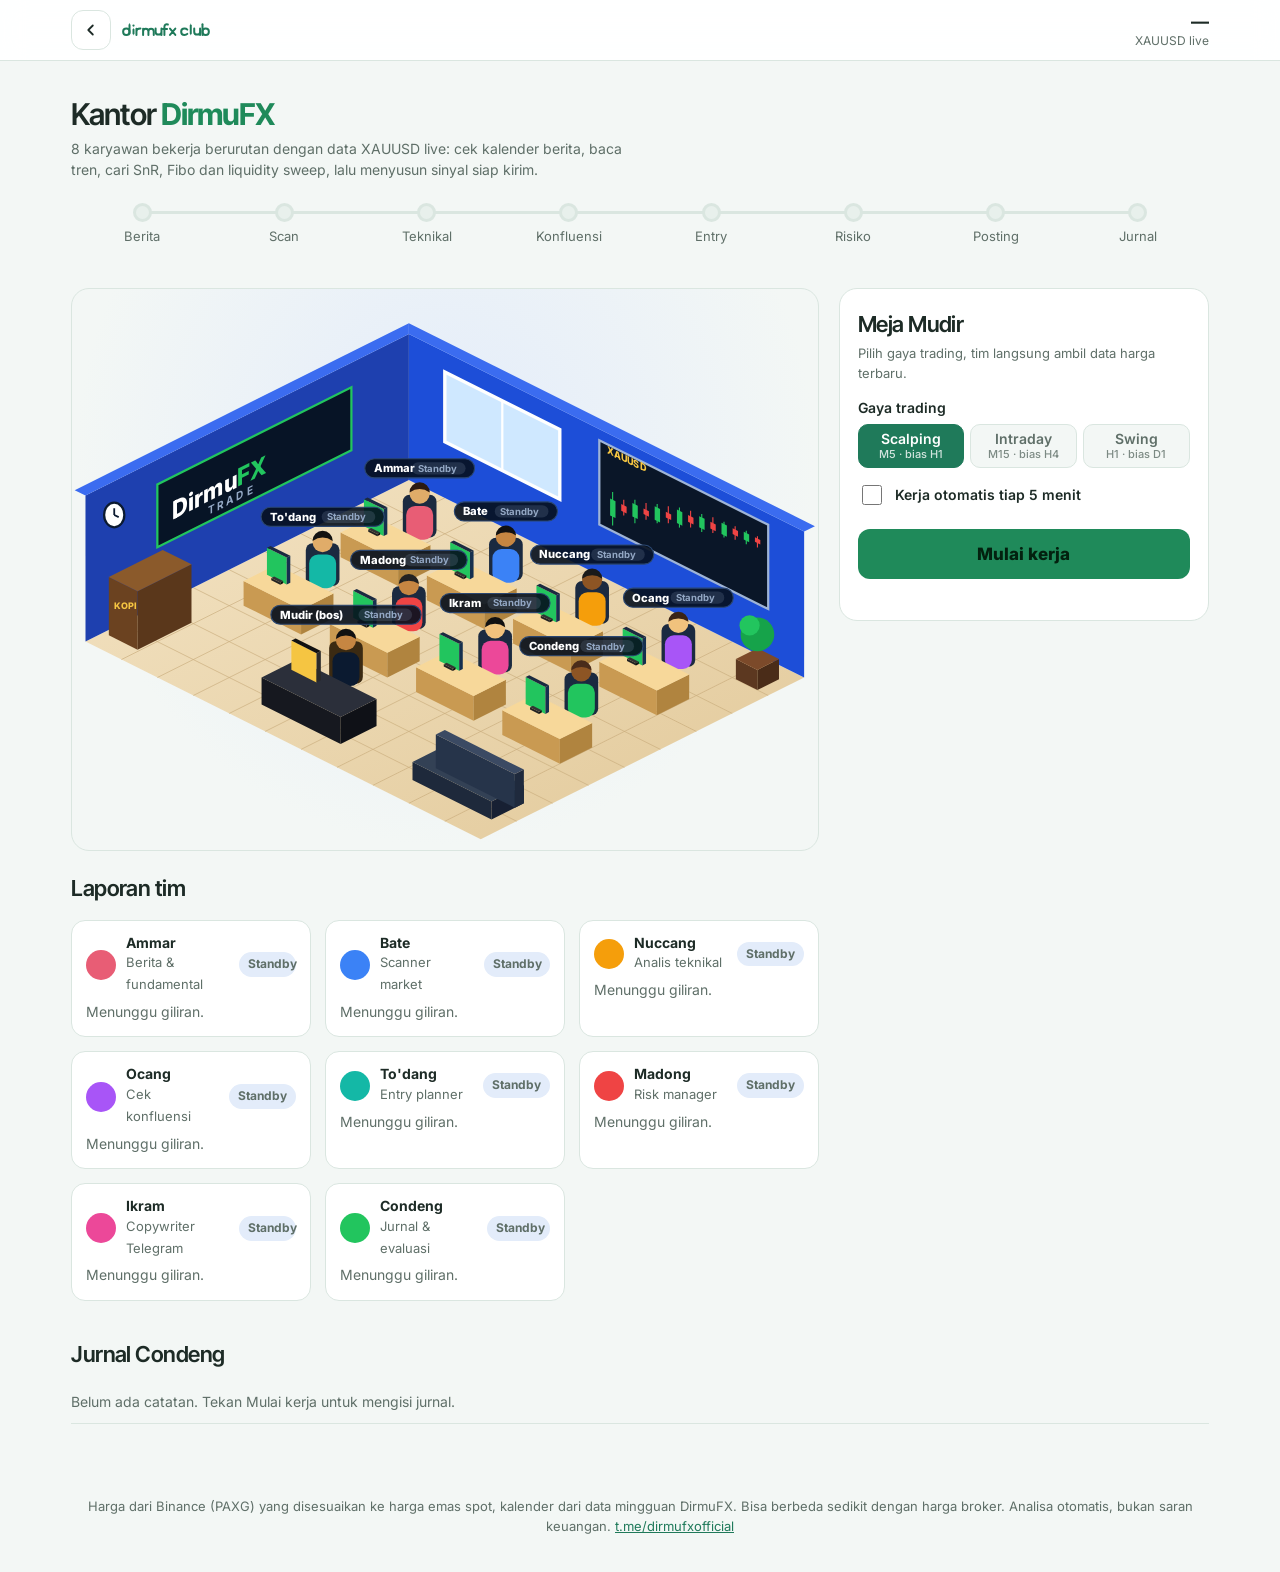
<file: kantor.html>
<!DOCTYPE html>
<html lang="id">
<head>
<meta charset="utf-8">
<meta name="viewport" content="width=device-width,initial-scale=1">
<title>Kantor DirmuFX · Tim analisa XAUUSD</title>
<meta name="description" content="Kantor DirmuFX: 8 karyawan bekerja berurutan menganalisa XAUUSD dengan data live, dari berita sampai sinyal siap kirim.">
<link rel="preconnect" href="https://fonts.googleapis.com">
<link href="https://fonts.googleapis.com/css2?family=Inter:wght@400;500;600;700&family=Inter+Tight:wght@500;600;700&display=swap" rel="stylesheet">
<style>
:root{color-scheme:dark;--bg:#071426;--bg2:#0c1f3a;--card:#0f2547;--line:#1f3a63;--ink:#e8f0fb;--mute:#93a7c4;--green:#22c55e;--red:#ef4444;--blue:#3b82f6;--gold:#f5c542}
*{box-sizing:border-box;min-width:0}
body{margin:0;background:var(--bg);color:var(--ink);font:16px/1.55 "Inter",system-ui,sans-serif;overflow-x:clip}
.top{position:sticky;top:0;z-index:20;background:rgba(255,255,255,0.92);backdrop-filter:blur(12px);border-bottom:1px solid var(--line)}
.top .in{max-width:1240px;margin:0 auto;display:flex;align-items:center;gap:10px;padding:10px max(4vw,14px)}
.back{display:inline-flex;align-items:center;justify-content:center;width:40px;height:40px;border:1px solid var(--line);border-radius:12px;background:var(--card);color:var(--ink);text-decoration:none;flex:none}
.brand{display:flex;align-items:center;gap:8px;flex:1;text-decoration:none;color:var(--ink);font-weight:800;white-space:nowrap}
.brand svg{width:24px;height:auto;flex:none}.brand i{font-style:normal;color:#1f7a5a}
.tick{text-align:right;line-height:1.2;white-space:nowrap}
.tick b{display:block;font-size:18px;font-variant-numeric:tabular-nums}
.tick small{font-size:12px;color:var(--mute)}
.band{padding:clamp(18px,3vw,36px) max(4vw,14px);max-width:1240px;margin:0 auto}
h1{font-size:clamp(28px,5vw,44px);line-height:1.05;margin:0;font-weight:800;text-wrap:balance}
h1 b{color:var(--green)}
.sub{color:var(--mute);margin:6px 0 0;max-width:62ch}
.pipe{display:flex;align-items:flex-start;margin-top:22px;overflow-x:auto;padding-bottom:6px}
.pipe div{flex:1 0 74px;text-align:center;position:relative;font-size:13px;color:var(--mute)}
.pipe div::before{content:"";position:absolute;top:8px;left:-50%;width:100%;height:3px;background:var(--line);z-index:0}
.pipe div:first-child::before{display:none}
.pipe i{display:block;width:19px;height:19px;border-radius:50%;margin:0 auto 4px;background:var(--bg2);border:3px solid var(--line);position:relative;z-index:1}
.pipe .on i{border-color:var(--gold);background:var(--gold);box-shadow:0 0 12px var(--gold)}
.pipe .ok i{border-color:var(--green);background:var(--green)}
.pipe .ok::before,.pipe .on::before{background:var(--green)}
.pipe .ok,.pipe .on{color:var(--ink)}
.main{display:grid;grid-template-columns:minmax(0,1fr) 370px;gap:20px;align-items:start}
@media(max-width:980px){.main{grid-template-columns:minmax(0,1fr)}.left{display:contents}.office{order:1}#form{order:2}#team{order:3;margin-top:0!important}}
.office{background:radial-gradient(ellipse at 50% 30%,#e3ecfa,var(--bg) 70%);border:1px solid var(--line);border-radius:18px;overflow-x:auto}
.office svg{display:block;width:100%;min-width:620px;height:auto}
.panel{background:var(--card);border:1px solid var(--line);border-radius:18px;padding:18px}
.panel h2{font-size:20px;margin:0 0 2px}
.panel .hint{font-size:13px;color:var(--mute);margin:0 0 14px}
label,.lbl{display:block;font-size:14px;font-weight:600;margin:12px 0 5px}
button:focus-visible{outline:2px solid var(--green);outline-offset:1px}
.seg{display:flex;gap:6px}
.seg button{flex:1;min-height:44px;border-radius:10px;border:1px solid var(--line);background:var(--bg);color:var(--mute);font:600 14px "Inter",sans-serif;cursor:pointer;line-height:1.2}
.seg button small{display:block;font-size:11px;font-weight:500;opacity:.8}
.seg button[aria-pressed=true]{background:var(--blue);border-color:var(--blue);color:#fff}
.auto{display:flex;align-items:center;gap:10px;margin-top:14px;font-size:14px;cursor:pointer}
.auto input{width:20px;height:20px;accent-color:var(--green)}
.go{width:100%;min-height:50px;margin-top:16px;border:0;border-radius:12px;background:var(--green);color:#03210f;font:800 17px "Inter",sans-serif;cursor:pointer}
.go:disabled{opacity:.55;cursor:wait}
.note{font-size:13px;color:var(--gold);margin:10px 0 0;min-height:1em}
.result{margin-top:16px;border-top:1px solid var(--line);padding-top:14px;display:none}
.dec{font-size:40px;font-weight:800;line-height:1}
.dec.BUY{color:var(--green)}.dec.SELL{color:var(--red)}.dec.WAIT{color:var(--gold)}
.lv{display:grid;grid-template-columns:1fr auto;gap:4px 12px;margin:12px 0;font-size:15px}
.lv span:nth-child(even){text-align:right;font-weight:700;font-variant-numeric:tabular-nums;white-space:nowrap}
.meter{height:8px;border-radius:5px;background:var(--bg);overflow:hidden;margin:4px 0 2px}
.meter b{display:block;height:100%;background:linear-gradient(90deg,var(--red),var(--gold),var(--green))}
.why{margin:10px 0 0;padding:0;list-style:none;font-size:13.5px}
.why li{padding:3px 0;color:#2f5fa8}.why li::before{content:"✓ ";color:var(--green);font-weight:800}.why li.x::before{content:"✗ ";color:var(--red)}
.post{white-space:pre-wrap;background:var(--bg);border:1px solid var(--line);border-radius:12px;padding:12px;font-size:14px;max-height:320px;overflow:auto}
.copy{min-height:44px;margin-top:8px;padding:0 16px;border-radius:10px;border:1px solid var(--green);background:transparent;color:var(--green);font:700 14px "Inter",sans-serif;cursor:pointer}
.team{display:grid;grid-template-columns:repeat(auto-fill,minmax(230px,1fr));gap:14px}
.team h2,.jur h2{grid-column:1/-1;font-size:22px;margin:0}
.c{background:var(--card);border:1px solid var(--line);border-radius:14px;padding:14px}
.c header{display:flex;align-items:center;gap:10px;margin-bottom:6px}
.c .dot{width:30px;height:30px;border-radius:50%;flex:none}
.c strong{display:block;line-height:1.2}
.c small{color:var(--mute);font-size:13px}
.c p{margin:0;font-size:14px;color:#2f5fa8}
.c .st{margin-left:auto;font-size:12px;font-weight:700;padding:3px 9px;border-radius:20px;background:#e3ecfa;color:var(--mute);white-space:nowrap}
.st.Kerja{background:#f7f2e3;color:var(--gold)}.st.Selesai{background:#e3f7ec;color:var(--green)}
.jur ul{list-style:none;padding:0;margin:10px 0 0}
.jur li{display:flex;flex-wrap:wrap;gap:4px 14px;padding:10px 0;border-bottom:1px solid var(--line);font-size:14px}
.jur li b{min-width:50px}
.foot{color:var(--mute);font-size:13px;text-align:center}
.foot a{color:var(--blue)}
@keyframes bob{50%{transform:translateY(-2px)}}
.work .hd{animation:bob .5s infinite}
@keyframes blink{50%{opacity:.35}}
.work .scr{animation:blink .8s infinite}
@keyframes look{0%,40%,100%{transform:translateX(0) rotate(0)}48%,62%{transform:translateX(-1.5px) rotate(-6deg)}70%,85%{transform:translateX(1.5px) rotate(6deg)}}
@keyframes breathe{50%{transform:translateY(-1.2px)}}
@keyframes type{0%,100%{transform:translateY(0)}25%{transform:translateY(-1.6px)}75%{transform:translateY(-.6px)}}
.idle .hd{animation:look 7s ease-in-out infinite;transform-origin:center bottom}
.idle .bd{animation:breathe 3.4s ease-in-out infinite;transform-box:fill-box}
.typing .hd{animation:type .35s infinite}
.typing .bd{animation:breathe 1s ease-in-out infinite;transform-box:fill-box}
.away{opacity:0;transition:opacity .2s}
@media(prefers-reduced-motion:reduce){.work .hd,.work .scr,.idle .hd,.idle .bd,.typing .hd,.typing .bd{animation:none}}
</style>
<link rel="stylesheet" href="tema.css?v=2">
<style>.brand .clublogo{height:20px;width:auto;display:block}</style>
</head>
<body>
<header class="top"><div class="in">
  <a class="back" href="index.html" aria-label="Kembali ke DirmuFX"><svg width="18" height="18" viewBox="0 0 20 20" fill="none"><path d="M12 5l-5 5 5 5" stroke="currentColor" stroke-width="2" stroke-linecap="round" stroke-linejoin="round"/></svg></a>
  <a class="brand" href="index.html"><img src="logo-club.svg?v=1" alt="DirmuFX Club" class="clublogo"></a>
  <div class="tick"><b id="px">—</b><small id="pxt">XAUUSD live</small></div>
</div></header>

<section class="band">
  <h1>Kantor <b>DirmuFX</b></h1>
  <p class="sub">8 karyawan bekerja berurutan dengan data XAUUSD live: cek kalender berita, baca tren, cari SnR, Fibo dan liquidity sweep, lalu menyusun sinyal siap kirim.</p>
  <div class="pipe" id="pipe"></div>
</section>

<section class="band main" style="padding-top:0">
  <div class="left"><div class="office" id="office"><svg id="room" viewBox="0 0 664 500" role="img" aria-label="Kantor isometrik DirmuFX"></svg></div>
  <div class="team" id="team" style="margin-top:20px"></div></div>
  <form class="panel" id="form">
    <h2>Meja Mudir</h2>
    <p class="hint">Pilih gaya trading, tim langsung ambil data harga terbaru.</p>
    <span class="lbl">Gaya trading</span>
    <div class="seg" id="style">
      <button type="button" aria-pressed="true" data-k="scalp">Scalping<small>M5 · bias H1</small></button>
      <button type="button" aria-pressed="false" data-k="intra">Intraday<small>M15 · bias H4</small></button>
      <button type="button" aria-pressed="false" data-k="swing">Swing<small>H1 · bias D1</small></button>
    </div>
    <label class="auto"><input type="checkbox" id="auto"> Kerja otomatis tiap 5 menit</label>
    <button class="go" id="go" type="submit">Mulai kerja</button>
    <p class="note" id="note"></p>
    <div class="result" id="result"></div>
  </form>
</section>

<section class="band jur" style="padding-top:0">
  <h2>Jurnal Condeng</h2>
  <ul id="jurnal"></ul>
</section>
<p class="foot band">Harga dari Binance (PAXG) yang disesuaikan ke harga emas spot, kalender dari data mingguan DirmuFX. Bisa berbeda sedikit dengan harga broker. Analisa otomatis, bukan saran keuangan. <a href="https://t.me/dirmufxofficial">t.me/dirmufxofficial</a></p>

<script>
{
const S=[
 {id:'nadia',n:'Ammar',r:'Berita & fundamental',step:'Berita',shirt:'#e85d75',hair:'#2b1a12',skin:'#e0ac69'},
 {id:'bima',n:'Bate',r:'Scanner market',step:'Scan',shirt:'#3b82f6',hair:'#111',skin:'#c68642'},
 {id:'raka',n:'Nuccang',r:'Analis teknikal',step:'Teknikal',shirt:'#f59e0b',hair:'#1a1a1a',skin:'#8d5524'},
 {id:'laras',n:'Ocang',r:'Cek konfluensi',step:'Konfluensi',shirt:'#a855f7',hair:'#3a2316',skin:'#f1c27d'},
 {id:'dimas',n:'To\'dang',r:'Entry planner',step:'Entry',shirt:'#14b8a6',hair:'#111',skin:'#e0ac69'},
 {id:'tio',n:'Madong',r:'Risk manager',step:'Risiko',shirt:'#ef4444',hair:'#222',skin:'#c68642'},
 {id:'mei',n:'Ikram',r:'Copywriter Telegram',step:'Posting',shirt:'#ec4899',hair:'#111',skin:'#f1c27d'},
 {id:'sari',n:'Condeng',r:'Jurnal & evaluasi',step:'Jurnal',shirt:'#22c55e',hair:'#4a2c1a',skin:'#8d5524'}];
const DESK=[[1.2,2.2],[3.6,2.2],[6.0,2.2],[8.4,2.2],[1.2,4.9],[3.6,4.9],[6.0,4.9],[8.4,4.9]];
const IDLE=['nunggu London open','kopi dulu','cek DXY','pantau XAU','siap, bos','rapihin level'];
const st={s:S.map(()=>'Standby'),out:{},bub:{},act:-1,boss:'Standby',bossBub:'',typing:new Set([1,4,6]),away:-1};
const $=id=>document.getElementById(id);
const esc=t=>String(t??'').replace(/[&<>"]/g,c=>({'&':'&amp;','<':'&lt;','>':'&gt;','"':'&quot;'}[c]));
const OX=300,OY=170;
const P=(x,y,z=0)=>[OX+(x-y)*32,OY+(x+y)*16-z];
const pts=a=>a.map(q=>q.join(',')).join(' ');
const poly=(a,f,extra='')=>`<polygon points="${pts(a)}" fill="${f}" ${extra}/>`;
function box(x,y,w,d,h,z,top,l,r,cls=''){
  return poly([P(x,y+d,z),P(x+w,y+d,z),P(x+w,y+d,z+h),P(x,y+d,z+h)],l)+
    poly([P(x+w,y,z),P(x+w,y+d,z),P(x+w,y+d,z+h),P(x+w,y,z+h)],r)+
    poly([P(x,y,z+h),P(x+w,y,z+h),P(x+w,y+d,z+h),P(x,y+d,z+h)],top,cls?`class="${cls}"`:'');
}
function person(x,y,o,status,isBoss,idx){
  const [cx,sy]=P(x,y);const work=status==='Kerja';const dl=((idx??8)*0.83%5).toFixed(2);
  const cls=work?'work':(st.typing.has(idx)?'typing':'idle');
  let g=`<g id="pp${idx??'b'}" class="${cls}${st.away===idx?' away':''}" style="--d:${dl}s"><rect x="${cx-15}" y="${sy-54}" width="30" height="38" rx="6" fill="${isBoss?'#3b2a12':'#1b2a40'}"/>`;
  g+=`<g class="bd" style="animation-delay:-${dl}s"><rect x="${cx-12}" y="${sy-44}" width="24" height="30" rx="8" fill="${o.shirt}"/><g class="hd" style="transform-box:fill-box;animation-delay:-${dl}s">`;
  if(o.long)g+=`<rect x="${cx-10}" y="${sy-63}" width="20" height="21" rx="7" fill="${o.hair}"/>`;
  g+=`<circle cx="${cx}" cy="${sy-55}" r="9" fill="${o.skin}"/><path d="M${cx-9} ${sy-56}a9 9 0 0 1 18 0q-9 -6 -18 0z" fill="${o.hair}"/></g></g></g>`;
  return g;
}
function tag(x,y,name,status){
  const [cx,sy]=P(x,y);const w=name.length*6+status.length*5.4+30;const L=cx-w/2;
  const col={Standby:'#93a7c4',Kerja:'#f5c542',Selesai:'#22c55e'}[status];
  return `<g><rect x="${L}" y="${sy-86}" width="${w}" height="17" rx="8.5" fill="#06101f" fill-opacity=".9" stroke="#2a4670"/>`+
   `<text x="${L+8}" y="${sy-74}" font-size="10" font-weight="800" fill="#fff">${esc(name)}</text>`+
   `<rect x="${L+name.length*6+12}" y="${sy-83}" width="${status.length*5.4+10}" height="11" rx="5.5" fill="${col}" fill-opacity=".18"/>`+
   `<text x="${L+name.length*6+17}" y="${sy-74.5}" font-size="8.5" font-weight="700" fill="${col}">${status}</text></g>`;
}
function bubble(x,y,t){
  if(!t)return'';t=t.length>30?t.slice(0,29)+'…':t;const [cx,sy]=P(x,y);const w=t.length*5.3+18;
  return `<g><rect x="${cx-w/2}" y="${sy-115}" width="${w}" height="22" rx="11" fill="#fff"/><path d="M${cx-5} ${sy-94}l5 7l5 -7z" fill="#fff"/>`+
   `<text x="${cx}" y="${sy-100}" font-size="9.5" font-weight="600" text-anchor="middle" fill="#0b1a30">${esc(t)}</text></g>`;
}
function bubsHTML(){let s='';S.forEach((o,i)=>{if(st.away===i)return;const [x,y]=DESK[i];s+=bubble(x+1.05,y-.25,st.bub[o.id]);});return s+bubble(5.3,7.05,st.bossBub);}
function draw(){
  let s='<defs><linearGradient id="fl" x1="0" y1="0" x2="1" y2="1"><stop offset="0" stop-color="#f3e3c3"/><stop offset="1" stop-color="#e2c99a"/></linearGradient></defs>';
  s+=poly([P(0,0),P(11,0),P(11,9),P(0,9)],'url(#fl)');
  for(let i=1;i<11;i++)s+=`<line x1="${P(i,0)[0]}" y1="${P(i,0)[1]}" x2="${P(i,9)[0]}" y2="${P(i,9)[1]}" stroke="#c9ae7e" stroke-width=".6"/>`;
  for(let j=1;j<9;j++)s+=`<line x1="${P(0,j)[0]}" y1="${P(0,j)[1]}" x2="${P(11,j)[0]}" y2="${P(11,j)[1]}" stroke="#c9ae7e" stroke-width=".6"/>`;
  s+=poly([P(0,0),P(11,0),P(11,0,130),P(0,0,130)],'#1d4ed8')+poly([P(0,0),P(0,9),P(0,9,130),P(0,0,130)],'#1e40af');
  s+=poly([P(0,0,130),P(11,0,130),P(11,-.3,130),P(-.3,-.3,130)],'#3b6cf0')+poly([P(0,0,130),P(0,9,130),P(-.3,9,130),P(-.3,-.3,130)],'#3b6cf0');
  s+=poly([P(1,0,50),P(4.2,0,50),P(4.2,0,112),P(1,0,112)],'#cfe8ff','stroke="#fff" stroke-width="3"');
  s+=`<line x1="${P(2.6,0,50)[0]}" y1="${P(2.6,0,50)[1]}" x2="${P(2.6,0,112)[0]}" y2="${P(2.6,0,112)[1]}" stroke="#fff" stroke-width="2"/>`;
  s+=poly([P(5.3,0,45),P(10,0,45),P(10,0,120),P(5.3,0,120)],'#0a1628','stroke="#9fb4d6" stroke-width="2"');
  const cs=[[70,84,62,92],[84,79,76,90],[79,90,74,95],[90,86,82,97],[86,97,84,101],[97,93,89,104],[93,104,90,108],[104,99,95,110],[99,108,96,112],[108,103,100,114],[103,112,101,115],[112,108,104,116],[108,114,105,117],[114,111,107,117]];
  cs.forEach((c,i)=>{const x=5.6+i*.31;const up=c[1]>c[0];const col=up?'#22c55e':'#ef4444';const lo=Math.min(c[0],c[1])-12,hi=Math.max(c[0],c[1])-12;
    s+=`<line x1="${P(x+.07,0,c[2]-12)[0]}" y1="${P(x+.07,0,c[2]-12)[1]}" x2="${P(x+.07,0,c[3]-12)[0]}" y2="${P(x+.07,0,c[3]-12)[1]}" stroke="${col}"/>`;
    s+=poly([P(x,0,lo),P(x+.15,0,lo),P(x+.15,0,hi+1),P(x,0,hi+1)],col);});
  const [tx,ty]=P(5.5,0,112);
  s+=`<text transform="matrix(.894 .447 0 1 ${tx} ${ty})" font-size="9" font-weight="800" fill="#f5c542">XAUUSD</text>`;
  const [lx,ly]=P(0,6.6,70);
  s+=poly([P(0,1.6,52),P(0,7,52),P(0,7,108),P(0,1.6,108)],'#071426','stroke="#22c55e" stroke-width="2"');
  s+=`<text transform="matrix(.894 -.447 0 1 ${lx} ${ly})" font-size="22" font-weight="800" fill="#fff">Dirmu<tspan fill="#22c55e">FX</tspan></text>`;
  const [l2x,l2y]=P(0,5.6,58);
  s+=`<text transform="matrix(.894 -.447 0 1 ${l2x} ${l2y})" font-size="10" font-weight="700" fill="#93a7c4" letter-spacing="3">TRADE</text>`;
  const [ckx,cky]=P(0,8.2,100);s+=`<ellipse cx="${ckx}" cy="${cky}" rx="9" ry="11" fill="#fff" stroke="#0b1a30" stroke-width="2"/><path d="M${ckx} ${cky}v-6M${ckx} ${cky}l4 2" stroke="#0b1a30" stroke-width="1.6"/>`;
  const items=[];
  S.forEach((o,i)=>{const [x,y]=DESK[i];
    items.push({d:x+y-.4,h:person(x+1.05,y-.25,o,st.s[i],0,i)});
    items.push({d:x+y+1,h:box(x,y,1.6,.9,22,0,'#f7d89a','#c99a52','#b0843f')+box(x+.15,y+.3,.55,.1,24,22,'#1b2a40','#22c55e','#16304f',st.s[i]==='Kerja'?'scr':'')+box(x+.3,y+.35,.25,.08,2,20,'#333','#222','#111')});
  });
  items.push({d:4.6+7.0-.4,h:person(5.3,7.05,{shirt:'#0b1a30',hair:'#111',skin:'#c68642'},st.boss,1,8)});
  items.push({d:4.2+7.3+1.2,h:box(4.2,7.3,2.2,1,24,0,'#2b2f3a','#16181f','#0f1117')+box(4.4,7.55,.7,.12,26,24,'#111','#f5c542','#2a2a2a',st.boss==='Kerja'?'scr':'')});
  items.push({d:7.6,h:box(.15,7,0.8,1.5,52,0,'#8b5a2b','#6b4220','#5a371b')+`<text x="${P(.55,8.5,30)[0]-8}" y="${P(.55,8.5,30)[1]}" font-size="8" font-weight="800" fill="#f5c542">KOPI</text>`});
  items.push({d:10.8,h:box(10.1,.4,.6,.6,18,0,'#7c4a2a','#5c3820','#4a2c18')+`<circle cx="${P(10.4,.7,40)[0]}" cy="${P(10.4,.7,40)[1]}" r="15" fill="#16a34a"/><circle cx="${P(10.4,.7,48)[0]-7}" cy="${P(10.4,.7,48)[1]}" r="9" fill="#22c55e"/>`});
  items.push({d:12,h:box(8.4,7.4,2.2,.9,16,0,'#334155','#1e293b','#172033')+box(8.4,7.4,2.2,.25,30,0,'#3b4a63','#26344a','#1f2a3d')});
  items.sort((a,b)=>a.d-b.d).forEach(it=>s+=it.h);
  S.forEach((o,i)=>{const [x,y]=DESK[i];s+=tag(x+1.05,y-.25,o.n,st.s[i]);});
  s+=tag(5.3,7.05,'Mudir (bos)',st.boss);
  s+='<g id="walker"></g><g id="bubs">'+bubsHTML()+'</g>';
  $('room').innerHTML=s;
  $('pipe').innerHTML=S.map((o,i)=>`<div class="${st.s[i]==='Selesai'?'ok':st.s[i]==='Kerja'?'on':''}"><i></i>${o.step}</div>`).join('');
  $('team').innerHTML='<h2>Laporan tim</h2>'+S.map((o,i)=>`<article class="c"><header><span class="dot" style="background:${o.shirt}"></span><div><strong>${o.n}</strong><small>${o.r}</small></div><span class="st ${st.s[i]}">${st.s[i]}</span></header><p>${st.out[o.id]?esc(st.out[o.id]):'<span style="color:var(--mute)">Menunggu giliran.</span>'}</p></article>`).join('');
}

draw();
{const o=$('office');o.scrollLeft=(o.scrollWidth-o.clientWidth)/2;}
let busy=false;
/* ===== hidup saat santai: ngobrol, ngetik, jalan ambil kopi ===== */
const RM=matchMedia('(prefers-reduced-motion: reduce)').matches;
function setCls(i){const g=$('pp'+i);if(!g||st.s[i]==='Kerja')return;g.classList.toggle('typing',st.typing.has(i));g.classList.toggle('idle',!st.typing.has(i));}
setInterval(()=>{if(busy)return;
  let i;do{i=Math.floor(Math.random()*8)}while(i===st.away);
  st.bub={[S[i].id]:IDLE[Math.floor(Math.random()*IDLE.length)]};$('bubs').innerHTML=bubsHTML();
  const t=Math.floor(Math.random()*8);if(t!==st.away){st.typing.has(t)?st.typing.delete(t):st.typing.add(t);setCls(t);}
},3200);
function walkerSVG(o,x,y,ph,cup){
  const [cx,sy]=P(x,y);const sw=Math.sin(ph)*4,b=Math.abs(Math.sin(ph))*1.5;
  let g=`<g transform="translate(0 ${-b})"><ellipse cx="${cx}" cy="${sy+b}" rx="11" ry="4" fill="#000" opacity=".15"/>`;
  g+=`<rect x="${cx-7+sw*.5}" y="${sy-16}" width="6" height="17" rx="3" fill="#24324a"/><rect x="${cx+1-sw*.5}" y="${sy-16}" width="6" height="17" rx="3" fill="#1b2a40"/>`;
  g+=`<rect x="${cx-11}" y="${sy-42}" width="22" height="29" rx="8" fill="${o.shirt}"/>`;
  g+=`<rect x="${cx-14}" y="${sy-38-sw*.6}" width="5" height="16" rx="2.5" fill="${o.skin}"/><rect x="${cx+9}" y="${sy-38+sw*.6}" width="5" height="16" rx="2.5" fill="${o.skin}"/>`;
  if(cup)g+=`<rect x="${cx+9}" y="${sy-27+sw*.6}" width="8" height="9" rx="2" fill="#fff" stroke="#8b5a2b"/>`;
  if(o.long)g+=`<rect x="${cx-10}" y="${sy-61}" width="20" height="21" rx="7" fill="${o.hair}"/>`;
  g+=`<circle cx="${cx}" cy="${sy-53}" r="9" fill="${o.skin}"/><path d="M${cx-9} ${sy-54}a9 9 0 0 1 18 0q-9 -6 -18 0z" fill="${o.hair}"/></g>`;
  return g;
}
function walk(){
  if(busy||RM||st.away>=0)return;
  const i=Math.floor(Math.random()*8),o=S[i],[dx,dy]=DESK[i];
  const seat=[dx+1.05,dy-.25],side=dx+1.85,aisle=dy<4?3.75:6.45;
  const go=[seat,[side,seat[1]],[side,aisle],[1.35,aisle<4?3.75:6.45],[1.35,7.55]];
  const path=go.concat(go.slice(0,-1).reverse());
  const seg=[];let L=0;for(let k=1;k<path.length;k++){const d=Math.hypot(path[k][0]-path[k-1][0],path[k][1]-path[k-1][1]);seg.push(d);L+=d;}
  const half=go.reduce((a,_,k)=>k?a+Math.hypot(go[k][0]-go[k-1][0],go[k][1]-go[k-1][1]):0,0);
  st.away=i;$('pp'+i)?.classList.add('away');$('bubs').innerHTML=bubsHTML();
  const v=1.5,pause=1600;let t0=null;
  const fr=ts=>{
    if(busy){$('walker').innerHTML='';st.away=-1;return;}
    if(!t0)t0=ts;let el=(ts-t0)/1000*v;
    if(el>half)el=Math.max(half,el-pause/1000*v);
    if(el>=L){$('walker').innerHTML='';st.away=-1;$('pp'+i)?.classList.remove('away');return;}
    let d=el,k=0;while(k<seg.length&&d>seg[k]){d-=seg[k];k++;}
    const a=path[k],b=path[k+1],f=seg[k]?d/seg[k]:0,x=a[0]+(b[0]-a[0])*f,y=a[1]+(b[1]-a[1])*f;
    const atCoffee=Math.abs(((ts-t0)/1000*v)-half)<pause/1000*v&&((ts-t0)/1000*v)>=half;
    const [bx,by]=P(x,y);
    $('walker').innerHTML=walkerSVG(o,x,y,atCoffee?0:el*7,el>half)+(atCoffee?`<g>${bubble(x,y+.4,'ngopi dulu ☕')}</g>`:'');
    requestAnimationFrame(fr);
  };
  requestAnimationFrame(fr);
}
setTimeout(walk,2500);setInterval(walk,11000);

const MODES={scalp:{n:'Scalping',tf:'5m',bias:'1h',lvl:'asia'},intra:{n:'Intraday',tf:'15m',bias:'4h',lvl:'asia'},swing:{n:'Swing',tf:'1h',bias:'1d',lvl:'pd'}};
let mk='scalp';
document.querySelectorAll('#style button').forEach(b=>b.addEventListener('click',()=>{document.querySelectorAll('#style button').forEach(x=>x.setAttribute('aria-pressed',x===b));mk=b.dataset.k;}));

const wait=ms=>new Promise(r=>setTimeout(r,ms));
const f2=n=>Number(n).toLocaleString('en-US',{minimumFractionDigits:2,maximumFractionDigits:2});

/* ===== data ===== */
async function spotGold(){try{const r=await fetch('https://api.gold-api.com/price/XAU');const j=await r.json();return j&&j.price>0?+j.price:null;}catch(e){return null;}}
async function klines(iv,lim=300){
  for(const h of['https://data-api.binance.vision','https://api.binance.com']){
    try{const r=await fetch(`${h}/api/v3/klines?symbol=PAXGUSDT&interval=${iv}&limit=${lim}`);if(r.ok){const j=await r.json();if(Array.isArray(j)&&j.length>50)return j.map(k=>({t:k[0],o:+k[1],h:+k[2],l:+k[3],c:+k[4]}));}}catch(e){}
  }
  throw new Error('Gagal memuat data harga. Cek koneksi lalu coba lagi.');
}
const adj=(d,off)=>off==null?d:d.map(x=>({t:x.t,o:x.o+off,h:x.h+off,l:x.l+off,c:x.c+off}));
async function calendar(){try{const r=await fetch('data/ff_thisweek.json?'+Math.floor(Date.now()/36e5));return await r.json();}catch(e){return[];}}

/* ===== indikator ===== */
function ema(a,p){const k=2/(p+1),o=[a[0]];for(let i=1;i<a.length;i++)o.push(a[i]*k+o[i-1]*(1-k));return o;}
function atr(d,p=14){let a=0;for(let i=d.length-p;i<d.length;i++)a+=Math.max(d[i].h-d[i].l,Math.abs(d[i].h-d[i-1].c),Math.abs(d[i].l-d[i-1].c));return a/p;}
function rsi(c,p=14){let g=0,l=0;for(let i=c.length-p*3;i<c.length;i++){const d=c[i]-c[i-1];const up=Math.max(d,0),dn=Math.max(-d,0);g=(g*(p-1)+up)/p;l=(l*(p-1)+dn)/p;}return 100-100/(1+g/(l||1e-9));}
function pivots(d,n=3){const H=[],L=[];for(let i=n;i<d.length-n;i++){let h=true,l=true;for(let j=1;j<=n;j++){if(d[i].h<=d[i-j].h||d[i].h<d[i+j].h)h=false;if(d[i].l>=d[i-j].l||d[i].l>d[i+j].l)l=false;}if(h)H.push({i,p:d[i].h});if(l)L.push({i,p:d[i].l});}return{H,L};}

/* ===== analisa ===== */
async function analyze(){
  const M=MODES[mk];
  const [sp,dRaw,bRaw,cal]=await Promise.all([spotGold(),klines(M.tf),klines(M.bias,250),calendar()]);
  const off=sp?sp-dRaw[dRaw.length-1].c:null;
  const d=adj(dRaw,off),b=adj(bRaw,off);
  const price=d[d.length-1].c,A=atr(d),R=rsi(d.map(x=>x.c));
  // Ammar: berita USD high impact
  const now=Date.now();
  const usd=cal.filter(e=>e.country==='USD'&&e.impact==='High'&&!e.allDay).map(e=>({...e,ts:Date.parse(e.date)}));
  const near=usd.filter(e=>e.ts>now-30*60e3&&e.ts<now+4*36e5).sort((a,b)=>a.ts-b.ts);
  const nextE=usd.filter(e=>e.ts>now).sort((a,b)=>a.ts-b.ts)[0];
  const tWita=ts=>new Date(ts).toLocaleString('id-ID',{timeZone:'Asia/Makassar',weekday:'short',hour:'2-digit',minute:'2-digit'})+' WITA';
  const news=near.length?{ok:false,txt:`Hati-hati: ${near.map(e=>e.title).slice(0,2).join(', ')} (${tWita(near[0].ts)}). Berita USD berdampak tinggi dalam 4 jam.`,bub:'ada news merah!'}
    :{ok:true,txt:nextE?`Aman 4 jam ke depan. Berita USD merah berikutnya: ${nextE.title}, ${tWita(nextE.ts)}.`:'Tidak ada berita USD berdampak tinggi di kalender minggu ini.',bub:'kalender aman'};
  // Bate: tren
  const bc=b.map(x=>x.c),e50=ema(bc,50),e200=ema(bc,200),bl=b.length-1;
  const trend=e50[bl]>e200[bl]&&bc[bl]>e50[bl]?'up':e50[bl]<e200[bl]&&bc[bl]<e50[bl]?'down':'side';
  const tName={up:'naik (bullish)',down:'turun (bearish)',side:'sideways'}[trend];
  const scan=`Harga ${f2(price)}. Tren ${M.bias.toUpperCase()} ${tName}: EMA50 ${f2(e50[bl])}, EMA200 ${f2(e200[bl])}. ATR ${M.tf} ${f2(A)}, RSI ${R.toFixed(0)}.`;
  // Nuccang: SnR, Fibo, sweep
  const pv=pivots(d.slice(-160));const lv=[...pv.H.map(x=>x.p),...pv.L.map(x=>x.p)];
  const sup=lv.filter(p=>p<price).sort((a,b)=>b-a)[0],res=lv.filter(p=>p>price).sort((a,b)=>a-b)[0];
  const lastH=pv.H[pv.H.length-1],lastL=pv.L[pv.L.length-1];
  let fib=null;
  if(lastH&&lastL){const hi=lastH.p,lo=lastL.p,rng=hi-lo;if(rng>A){const upLeg=lastL.i<lastH.i;
    const z1=upLeg?hi-rng*.5:lo+rng*.5,z2=upLeg?hi-rng*.618:lo+rng*.618;fib={upLeg,lo:Math.min(z1,z2),hi:Math.max(z1,z2),inZone:price>=Math.min(z1,z2)-A*.2&&price<=Math.max(z1,z2)+A*.2};}}
  let rH,rL,rName;
  if(M.lvl==='asia'){const t0=new Date();t0.setUTCHours(0,0,0,0);const as=d.filter(x=>x.t>=t0.getTime()&&x.t<t0.getTime()+7*36e5);
    if(as.length>3){rH=Math.max(...as.map(x=>x.h));rL=Math.min(...as.map(x=>x.l));rName='Asia';}}
  if(rH==null){const dd=b.length>2&&M.bias==='1d'?b[b.length-2]:null;if(dd){rH=dd.h;rL=dd.l;rName='PDH/PDL';}else{const last=d.slice(-96,-12);rH=Math.max(...last.map(x=>x.h));rL=Math.min(...last.map(x=>x.l));rName='range sebelumnya';}}
  const rec=d.slice(-12);let sweep=null;
  if(Math.min(...rec.map(x=>x.l))<rL&&price>rL)sweep='bull';else if(Math.max(...rec.map(x=>x.h))>rH&&price<rH)sweep='bear';
  const tek=`Support ${sup?f2(sup):'-'}, resistance ${res?f2(res):'-'}. ${fib?`Golden zone Fibo ${f2(fib.lo)}–${f2(fib.hi)}${fib.inZone?' (harga di dalam zona)':''}.`:'Swing terakhir terlalu kecil untuk Fibo.'} Range ${rName} ${f2(rL)}–${f2(rH)}${sweep?`, ada sweep ${sweep==='bull'?'low':'high'}`:''}.`;
  // Ocang: konfluensi
  const dir=trend==='up'?'BUY':trend==='down'?'SELL':sweep==='bull'?'BUY':sweep==='bear'?'SELL':(R<40?'BUY':'SELL');
  const isB=dir==='BUY',why=[];let sc=0;
  const add=(ok,pts,txt)=>{why.push({ok,txt});if(ok)sc+=pts;};
  add(trend===(isB?'up':'down'),25,`Searah tren ${M.bias.toUpperCase()}`);
  const lvl=isB?sup:res;add(lvl!=null&&Math.abs(price-lvl)<=A*.8,20,isB?'Dekat support':'Dekat resistance');
  add(!!(fib&&fib.inZone&&fib.upLeg===isB),20,'Di golden zone Fibo 50–61.8%');
  add(sweep===(isB?'bull':'bear'),20,`Liquidity sweep ${rName}`);
  add(isB?R<65&&R>30:R>35&&R<70,10,'RSI belum jenuh');
  add(news.ok,5,'Tidak ada news merah dekat');
  if(!news.ok)sc=Math.max(0,sc-15);
  const dec=sc>=60?dir:'WAIT';
  // To'dang & Madong
  let plan=null;
  if(dec!=='WAIT'){const swing=isB?(lastL&&lastL.p<price?lastL.p:price-A*1.5):(lastH&&lastH.p>price?lastH.p:price+A*1.5);
    let risk=Math.abs(price-swing)+A*.25;risk=Math.min(Math.max(risk,A*.8),A*3);const s=isB?1:-1;
    plan={en:price,sl:price-s*risk,be:price+s*risk,tp1:price+s*2*risk,tp3:price+s*3*risk,r:risk};}
  return {M,price,sp,news,scan,trend,tek,sc,why,dec,dir,plan,lvl:{sup,res,rH,rL,rName},bubs:{
    nadia:news.bub,bima:`tren ${trend==='up'?'naik':trend==='down'?'turun':'datar'}`,raka:sweep?`sweep ${rName}!`:fib&&fib.inZone?'masuk golden zone':'level udah kutandai',
    laras:`skor ${sc}`,dimas:dec==='WAIT'?'belum ada entry':`${dec} di ${f2(price)}`,tio:dec==='WAIT'?'modal aman':'SL+ di 1:1 ya',mei:'post siap kirim',sari:'udah kucatat'}};
}

function postText(a){
  const p=a.plan;
  if(p)return `${a.dec==='BUY'?'🟢':'🔴'} XAUUSD ${a.dec} · ${a.M.n}\n\nEntry: ${f2(p.en)}\nSL: ${f2(p.sl)}\nSL+ (1:1): ${f2(p.be)}\nTP1 (1:2): ${f2(p.tp1)}\nTP max (1:3): ${f2(p.tp3)}\n\nKonfluensi ${a.sc}/100: ${a.why.filter(w=>w.ok).map(w=>w.txt.toLowerCase()).join(', ')}.\nDi 1:1 geser SL ke entry. Atur lot sesuai modal.\n\nAnalisa lengkap tiap hari ada di DirmuFX ELITE CLUB 👑\n\n⚠️ Not financial advice\nJoin: t.me/dirmufxofficial`;
  return `⏳ XAUUSD UPDATE · ${a.M.n}\n\nHarga ${f2(a.price)}. Belum ada setup valid (konfluensi ${a.sc}/100), tim masih menunggu konfirmasi.\n${a.lvl.sup?`Support ${f2(a.lvl.sup)}`:''}${a.lvl.res?` · Resistance ${f2(a.lvl.res)}`:''}\n${a.news.ok?'':'⚠️ '+a.news.txt+'\n'}\nSabar itu bagian dari strategi.\n\n⚠️ Not financial advice\nJoin: t.me/dirmufxofficial`;
}

async function run(e){
  if(e)e.preventDefault();if(busy)return;
  busy=true;$('go').disabled=true;$('note').textContent='Tim sedang ambil data harga…';
  st.away=-1;$('walker').innerHTML='';st.s=S.map(()=>'Standby');st.out={};st.bub={};st.boss='Kerja';st.bossBub='Gas, kerjakan!';draw();
  await wait(600);st.s[0]='Kerja';st.s[1]='Kerja';st.bub={nadia:'buka kalender…',bima:'tarik data live…'};st.bossBub='';draw();
  let a;
  try{a=await analyze();}catch(err){$('note').textContent=err.message||'Gagal memuat data.';st.s=S.map(()=>'Standby');st.boss='Standby';st.bub={};draw();busy=false;$('go').disabled=false;return;}
  setPx(a.price);
  const p=a.plan;
  const outs=[a.news.txt,a.scan,a.tek,`Skor ${a.sc}/100 untuk arah ${a.dir}. `+a.why.map(w=>(w.ok?'✓ ':'✗ ')+w.txt).join(' · '),
    a.dec==='WAIT'?`Belum ada entry. Konfluensi di bawah 60, tunggu setup lebih jelas.`:`${a.dec} market di ${f2(p.en)}, SL ${f2(p.sl)} di balik swing terdekat.`,
    p?`Risk ${f2(p.r)} poin. Di 1:1 (${f2(p.be)}) geser SL ke entry, TP1 di 1:2 (${f2(p.tp1)}), TP max di 1:3 (${f2(p.tp3)}).`:'Tidak ada posisi, modal aman.'];
  for(let i=0;i<6;i++){st.s[i]='Kerja';st.bub={[S[i].id]:a.bubs[S[i].id]};draw();await wait(800);st.s[i]='Selesai';st.out[S[i].id]=outs[i];draw();}
  st.bossBub=a.dec==='WAIT'?'sabar dulu':a.dec+' ya, mantap';
  st.s[6]='Kerja';st.bub={mei:a.bubs.mei};draw();await wait(700);
  showResult(a,postText(a));st.s[6]='Selesai';st.out.mei='Postingan Telegram siap di Meja Mudir.';draw();
  st.s[7]='Kerja';st.bub={sari:a.bubs.sari};draw();await wait(700);
  saveJ({t:new Date().toLocaleString('id-ID',{timeZone:'Asia/Makassar',dateStyle:'medium',timeStyle:'short'}),dec:a.dec,m:a.M.n,px:f2(a.price),en:p?f2(p.en):'-',sl:p?f2(p.sl):'-',sk:a.sc});
  st.s[7]='Selesai';st.out.sari=`Dicatat ke jurnal: ${a.dec} ${a.M.n}, skor ${a.sc}.`;st.boss='Selesai';st.bub={};st.bossBub='';draw();
  $('note').textContent=`Selesai ${new Date().toLocaleTimeString('id-ID',{timeZone:'Asia/Makassar',hour:'2-digit',minute:'2-digit'})} WITA. Cek ulang di chart broker sebelum entry.`;
  busy=false;$('go').disabled=false;
}
function showResult(a,post){
  const R=$('result'),p=a.plan;R.style.display='block';
  R.innerHTML=`<div class="dec ${a.dec}">${a.dec}</div>`+(p?`<div class="lv"><span>Entry</span><span>${f2(p.en)}</span><span>Stop loss</span><span>${f2(p.sl)}</span><span>SL+ (1:1)</span><span>${f2(p.be)}</span><span>TP1 (1:2)</span><span>${f2(p.tp1)}</span><span>TP max (1:3)</span><span>${f2(p.tp3)}</span></div>`:'<p style="color:var(--mute);margin:8px 0">Belum ada setup valid. Tunggu konfirmasi.</p>')+
   `<small style="color:var(--mute)">Skor konfluensi ${a.sc}/100 · arah ${a.dir}</small><div class="meter"><b style="width:${a.sc}%"></b></div><ul class="why">${a.why.map(w=>`<li class="${w.ok?'':'x'}">${esc(w.txt)}</li>`).join('')}</ul>`+
   `<span class="lbl" style="margin-top:14px">Postingan Telegram</span><div class="post" id="post">${esc(post)}</div><button type="button" class="copy" id="copy">Salin postingan</button>`;
  $('copy').addEventListener('click',async()=>{const c=$('copy');try{await navigator.clipboard.writeText($('post').textContent);c.textContent='Tersalin ✓';}catch(x){const s=getSelection(),r=document.createRange();r.selectNodeContents($('post'));s.removeAllRanges();s.addRange(r);c.textContent='Teks dipilih, salin manual';}});
}
function setPx(v){$('px').textContent=f2(v);$('pxt').textContent='XAUUSD · '+new Date().toLocaleTimeString('id-ID',{timeZone:'Asia/Makassar',hour:'2-digit',minute:'2-digit'})+' WITA';}
async function tick(){try{let v=await spotGold();if(!v){const k=await klines('1m',60);v=k[k.length-1].c;}setPx(v);}catch(e){}}
tick();setInterval(tick,60000);
function loadJ(){try{return JSON.parse(localStorage.getItem('dfx-kantor-jurnal')||'[]');}catch(x){return[];}}
function saveJ(e){const a=[e,...loadJ()].slice(0,15);try{localStorage.setItem('dfx-kantor-jurnal',JSON.stringify(a));}catch(x){}renderJ(a);}
function renderJ(a=loadJ()){$('jurnal').innerHTML=a.length?a.map(j=>`<li><b style="color:${j.dec==='BUY'?'var(--green)':j.dec==='SELL'?'var(--red)':'var(--gold)'}">${esc(j.dec)}</b><span>${esc(j.m||'')}</span><span>Harga ${esc(j.px||j.en)}</span>${j.dec!=='WAIT'?`<span>SL ${esc(j.sl)}</span>`:''}<span>Skor ${esc(j.sk)}</span><span style="color:var(--mute)">${esc(j.t)}</span></li>`).join(''):'<li style="color:var(--mute)">Belum ada catatan. Tekan Mulai kerja untuk mengisi jurnal.</li>';}
renderJ();
let autoT=null;
$('auto').addEventListener('change',e=>{clearInterval(autoT);if(e.target.checked){run();autoT=setInterval(run,5*60e3);}});
$('form').addEventListener('submit',run);
}
</script>
</body>
</html>
</file>
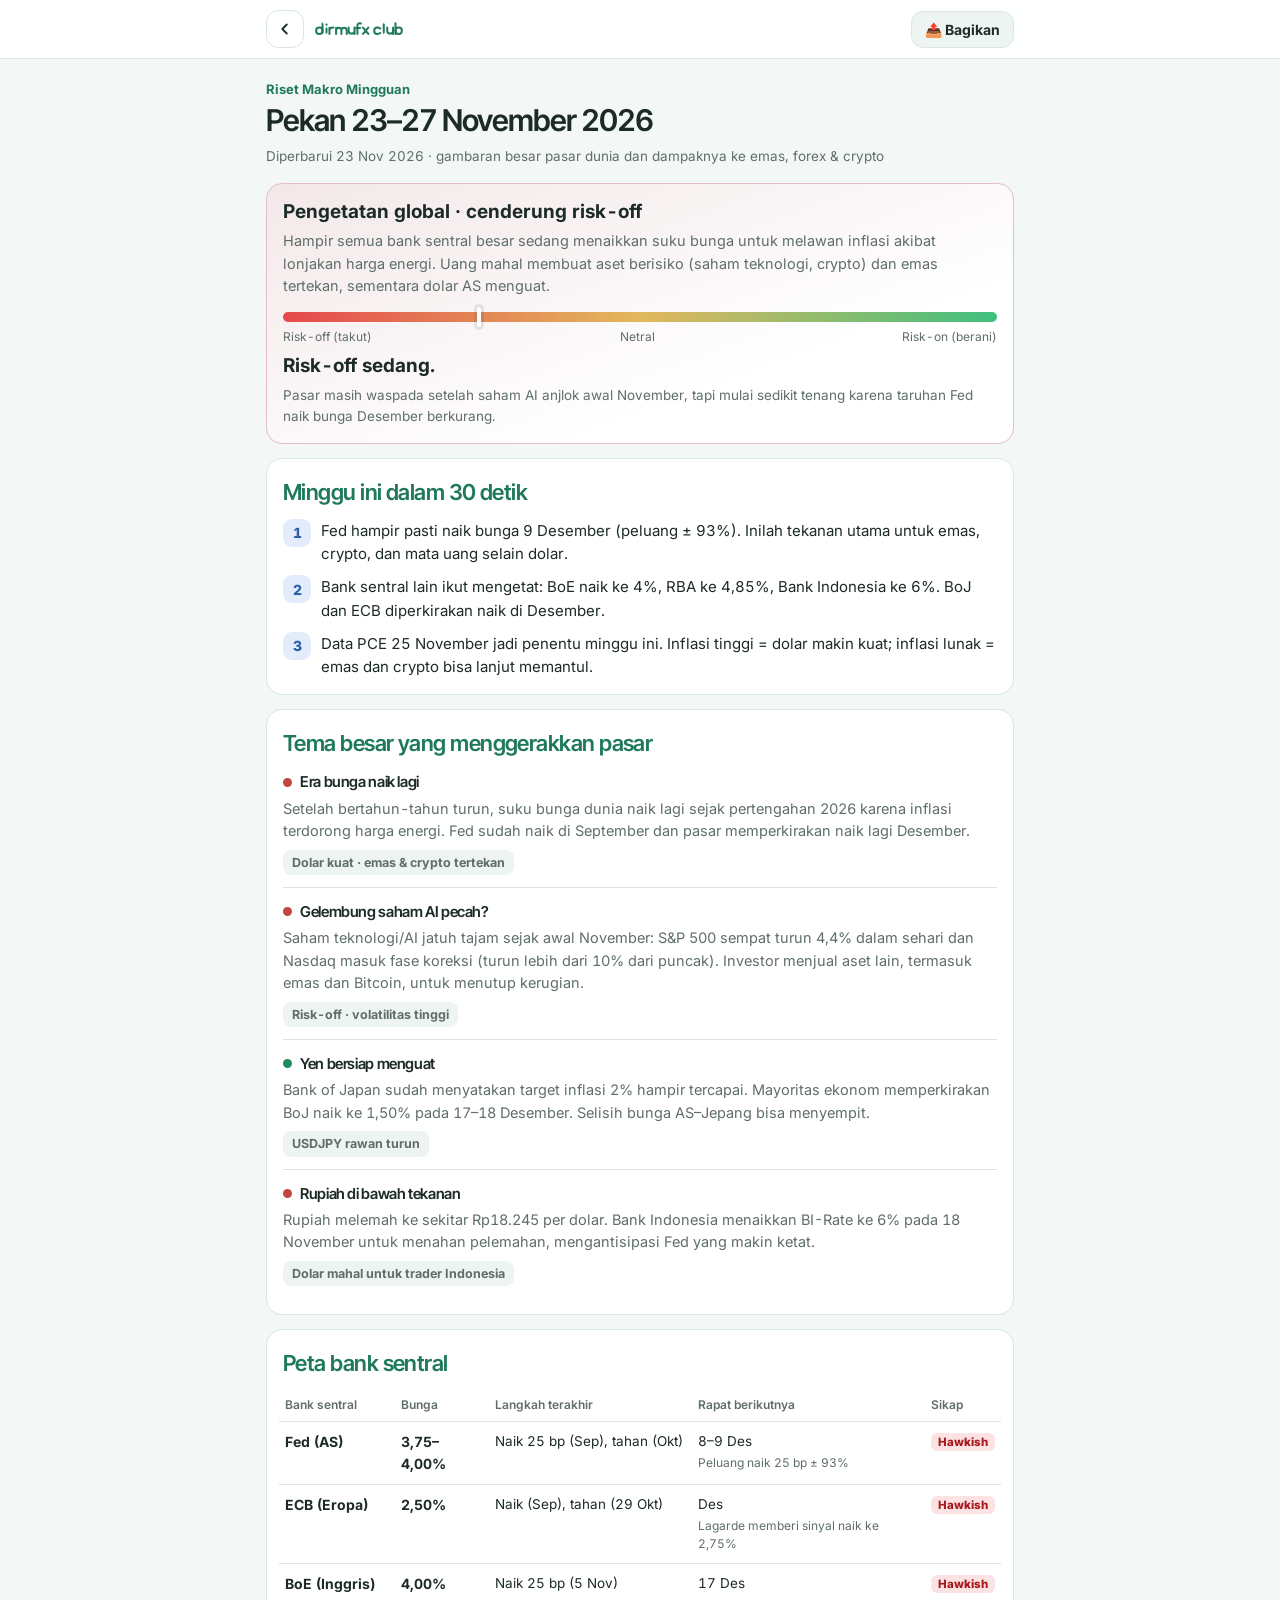
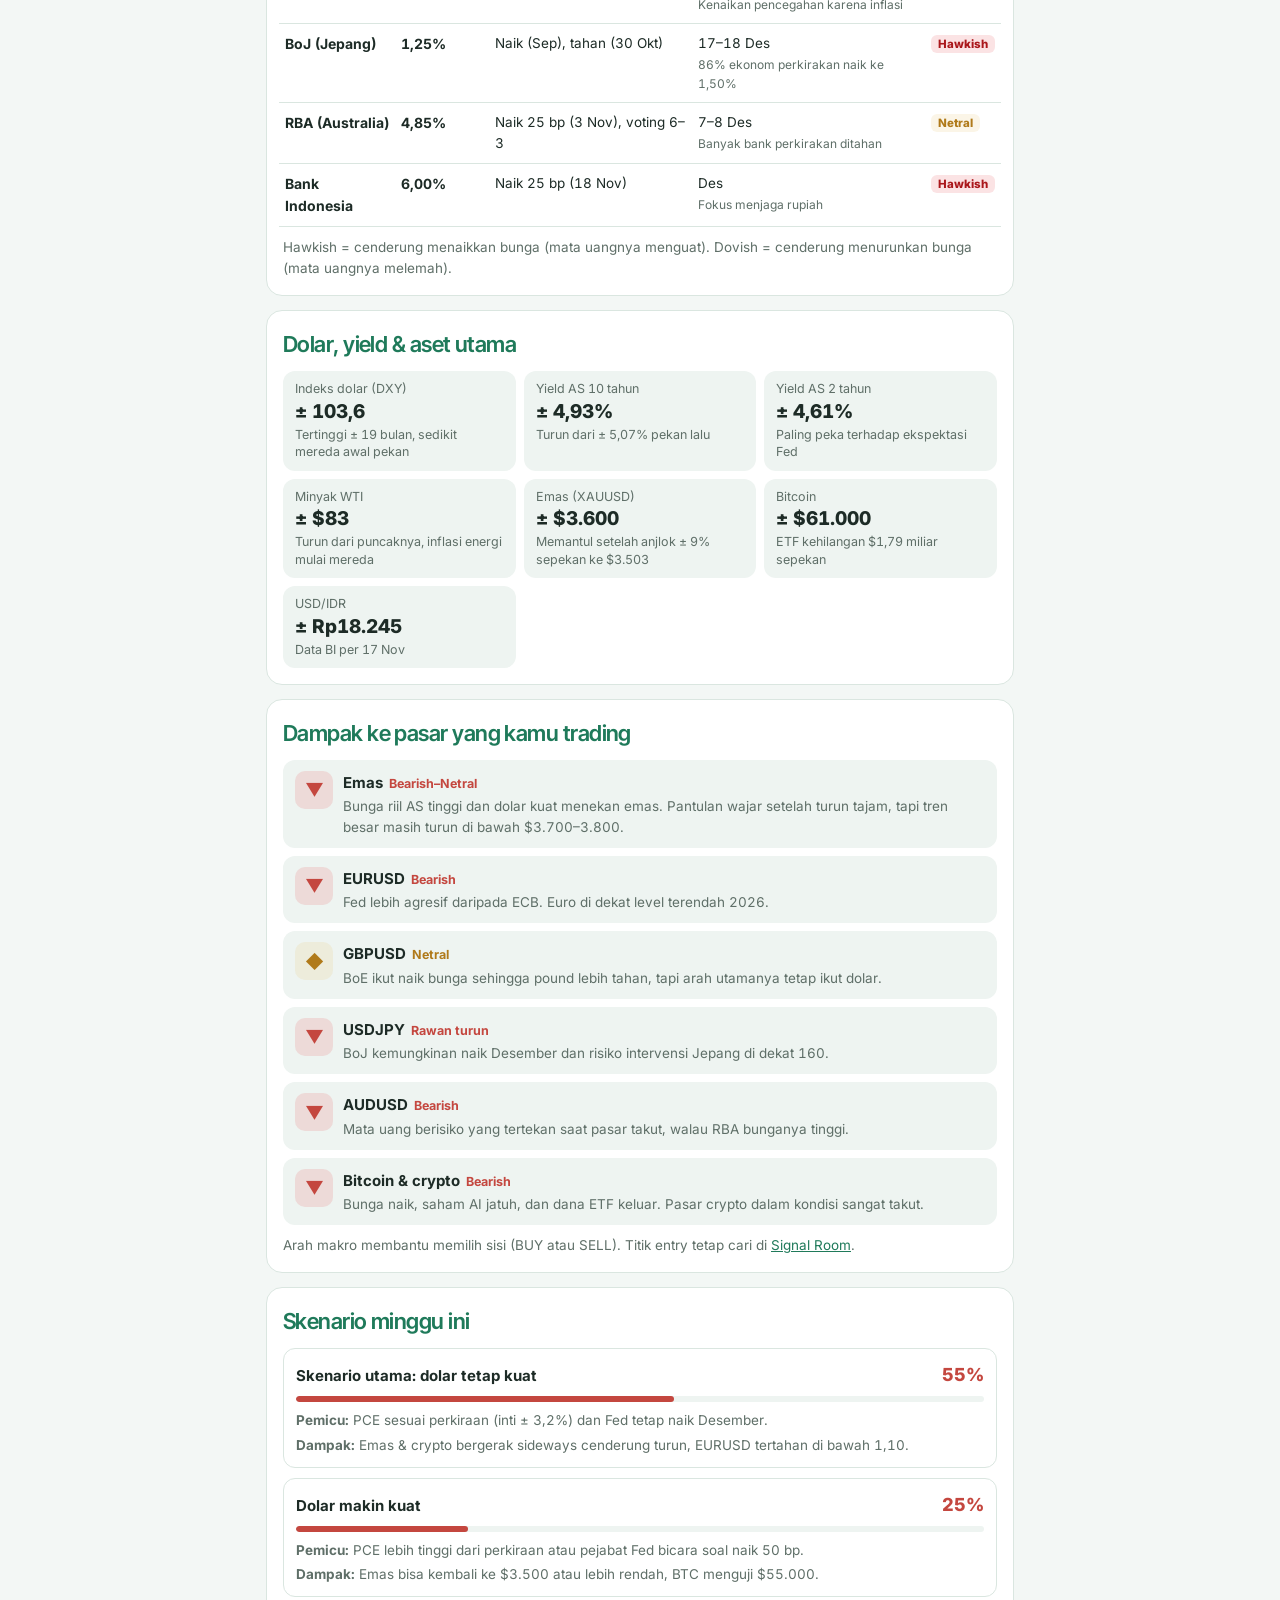
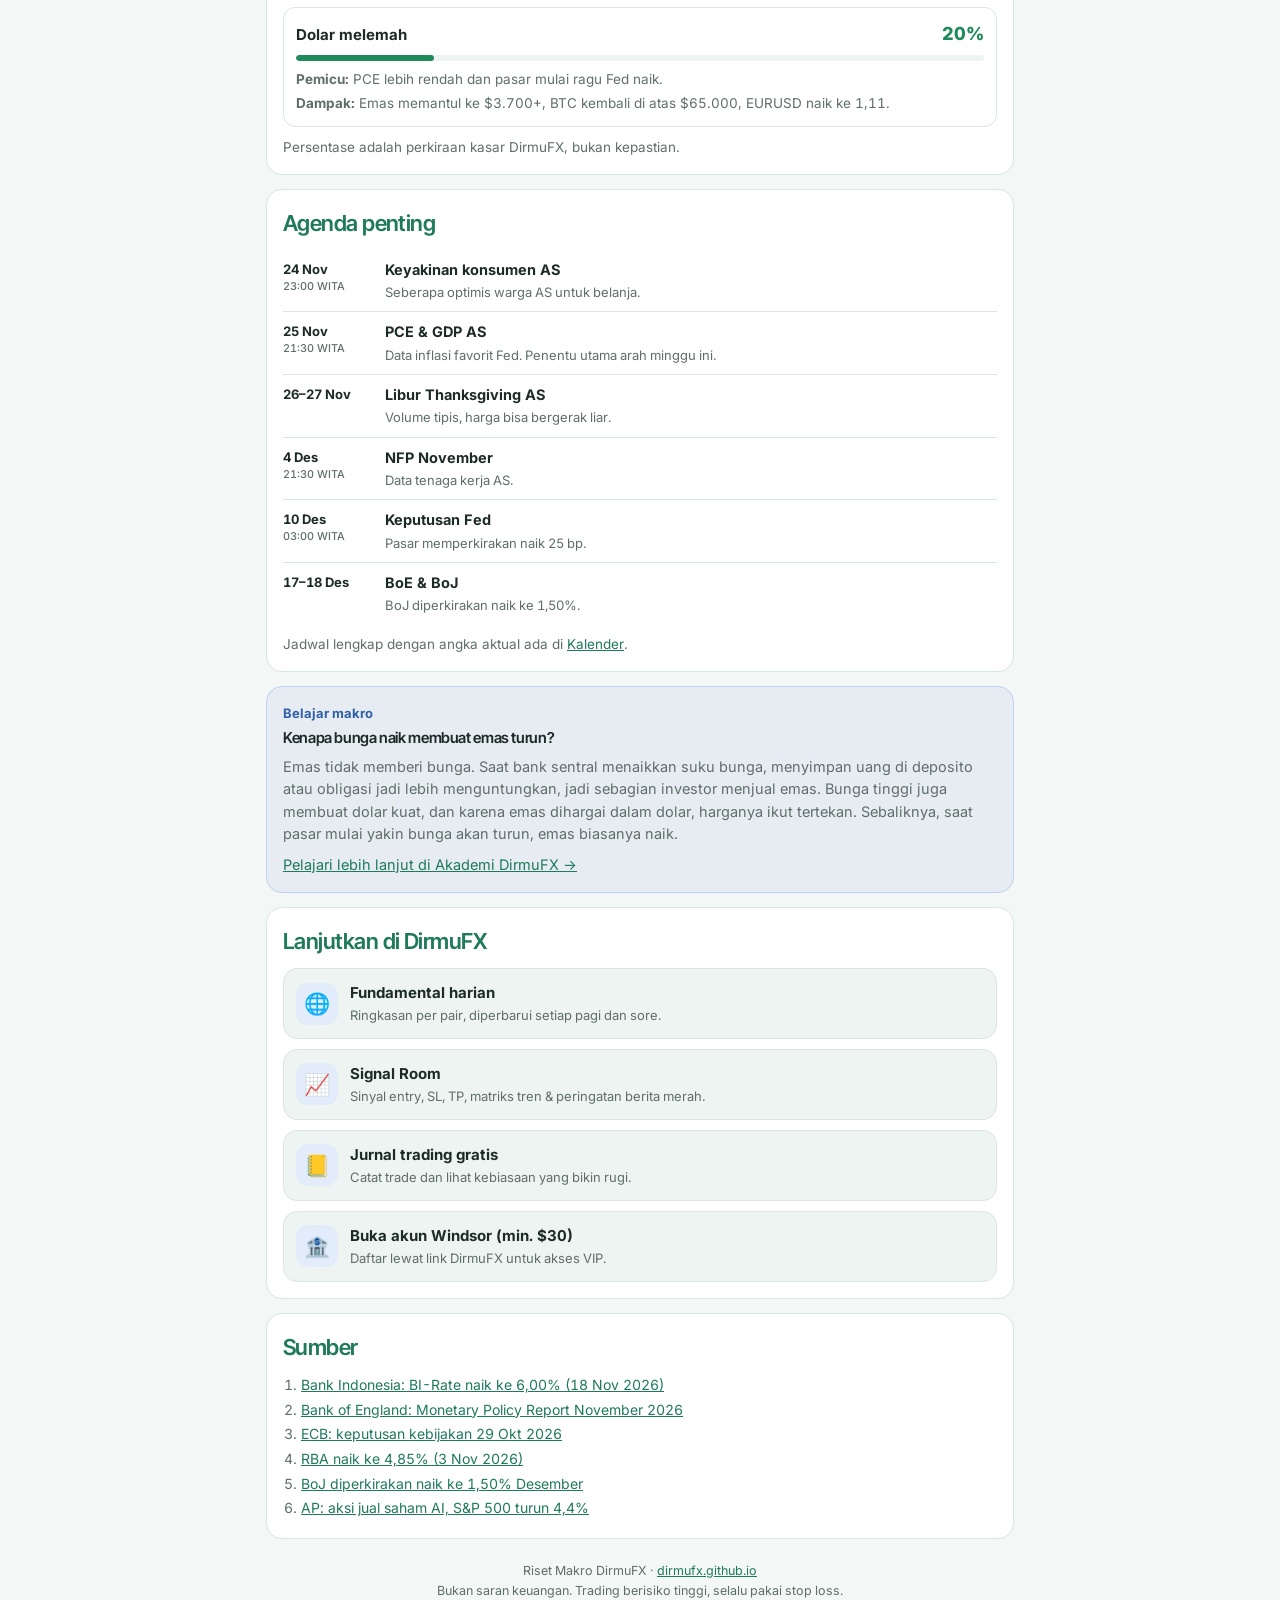
<file: makro.html>
<!doctype html>
<html lang="id">
<head>
<meta charset="utf-8">
<meta name="viewport" content="width=device-width,initial-scale=1,viewport-fit=cover">
<title>Riset Makro Mingguan · DirmuFX</title>
<meta name="description" content="Riset makro global mingguan dari DirmuFX: bank sentral, dolar, yield, sentimen risiko, dan dampaknya ke emas, forex, dan crypto. Bahasa sederhana, gratis.">
<meta property="og:title" content="Riset Makro Mingguan DirmuFX">
<meta property="og:description" content="Gambaran besar pasar minggu ini: bank sentral, dolar, sentimen risiko & dampaknya ke emas, forex, crypto.">
<link rel="preconnect" href="https://fonts.googleapis.com">
<link rel="stylesheet" href="https://fonts.googleapis.com/css2?family=Inter:wght@400;500;600;700&family=Inter+Tight:wght@500;600;700&display=swap">
<style>
:root{--bg:#141714;--panel:#1c201c;--panel2:#242924;--line:#2c322c;--fg:#eef0e8;--muted:#a6ad9f;--blue:#5b9cf5;--up:#3fbf7f;--down:#e5484d;--amber:#e3b85c;--brand:#63d297;--f:"Inter",system-ui,-apple-system,"Segoe UI",sans-serif;color-scheme:dark}
*{box-sizing:border-box}html{-webkit-text-size-adjust:100%}
body{margin:0;background:radial-gradient(900px 520px at 85% -12%,rgba(91,156,245,.10),transparent 60%),var(--bg);color:var(--fg);font-family:var(--f);font-size:15.5px;line-height:1.6;font-feature-settings:"tnum" 1}
a{color:var(--blue)}
.top{position:sticky;top:0;z-index:20;background:rgba(255,255,255,0.92);backdrop-filter:blur(12px);border-bottom:1px solid var(--line)}
.top .in{max-width:780px;margin:0 auto;display:flex;align-items:center;gap:10px;padding:10px 16px}
.back{display:inline-flex;align-items:center;justify-content:center;width:38px;height:38px;border:1px solid var(--line);border-radius:12px;background:var(--panel);color:var(--fg);text-decoration:none}
.brand{display:flex;align-items:center;gap:8px;flex:1;min-width:0;text-decoration:none;color:var(--fg);font-weight:800;font-size:16.5px;white-space:nowrap}
.brand svg{width:26px;height:auto;flex:none}.brand i{font-style:normal;color:var(--brand)}
.btn{display:inline-flex;align-items:center;justify-content:center;gap:6px;border:1px solid var(--line);background:var(--panel2);border-radius:12px;padding:9px 13px;font-weight:700;font-size:14px;text-decoration:none;color:var(--fg);white-space:nowrap;cursor:pointer;font-family:inherit}
.wrap{max-width:780px;margin:0 auto;padding:20px 16px 70px}
.kick{font-size:13px;font-weight:700;color:var(--brand)}
h1{font-size:29px;line-height:1.15;margin:4px 0 8px;letter-spacing:-.015em}
.meta{color:var(--muted);font-size:13.5px;margin:0 0 16px}
.card{background:var(--panel);border:1px solid var(--line);border-radius:16px;padding:16px;margin:0 0 14px}
.card h2{font-size:15px;color:var(--blue);margin:0 0 10px;font-weight:700}
.regime{border-radius:16px;padding:16px;margin:0 0 14px;border:1px solid #e2c0c2;background:linear-gradient(160deg,#f3e8e9,#ffffff 70%)}
.regime.up{border-color:#bee5d1;background:linear-gradient(160deg,#e7f3ec,#ffffff 70%)}.regime.flat{border-color:#e8daba;background:linear-gradient(160deg,#f4efe7,#ffffff 70%)}
.regime b{display:block;font-size:19px;line-height:1.3;margin-bottom:6px}
.regime p{margin:0;color:#5f6f68;font-size:14.5px}
.gauge{margin-top:14px}
.gauge .bar{position:relative;height:10px;border-radius:99px;background:linear-gradient(90deg,#e5484d,#e3b85c 50%,#3fbf7f)}
.gauge .pin{position:absolute;top:-5px;width:4px;height:20px;border-radius:3px;background:#fff;box-shadow:0 0 0 3px rgba(20,50,40,0.1);transform:translateX(-50%)}
.gauge .lab{display:flex;justify-content:space-between;font-size:12px;color:var(--muted);margin-top:6px}
.gauge .now{font-size:13.5px;margin-top:8px}
.sum{margin:0;padding:0;list-style:none;counter-reset:s;display:grid;gap:10px}
.sum li{counter-increment:s;display:grid;grid-template-columns:28px 1fr;gap:10px;font-size:15px;line-height:1.55}
.sum li::before{content:counter(s);width:28px;height:28px;border-radius:9px;background:#e3ecfa;color:#2f5fa8;font-weight:800;display:grid;place-items:center;font-size:14px}
.theme{padding:12px 0;border-top:1px solid var(--line)}.theme:first-of-type{border-top:0;padding-top:0}
.theme h3{margin:0 0 4px;font-size:16px;display:flex;align-items:center;gap:8px}
.theme h3 i{width:9px;height:9px;border-radius:50%;flex:none;background:var(--amber)}.theme h3 i.up{background:var(--up)}.theme h3 i.down{background:var(--down)}
.theme p{margin:0;color:#5f6f68;font-size:14.5px}
.theme .imp{display:inline-block;margin-top:7px;font-size:12.5px;font-weight:700;color:var(--muted);background:var(--panel2);border-radius:8px;padding:3px 9px}
.tblw{overflow-x:auto;margin:0 -4px}
table{width:100%;border-collapse:collapse;font-size:13.5px;min-width:520px}
th{text-align:left;color:var(--muted);font-weight:600;font-size:12px;padding:6px 6px;border-bottom:1px solid var(--line)}
td{padding:9px 6px;border-bottom:1px solid var(--line);vertical-align:top}
td b{font-size:14px}
.st{font-size:11.5px;font-weight:800;border-radius:6px;padding:2px 7px;white-space:nowrap}
.st.Hawkish{background:rgba(229,72,77,.15);color:#aa181c}.st.Dovish{background:rgba(63,191,127,.15);color:var(--up)}.st.Netral{background:rgba(227,184,92,.15);color:var(--amber)}
.mk{display:grid;grid-template-columns:repeat(2,minmax(0,1fr));gap:8px}
.mk>div{background:var(--panel2);border-radius:12px;padding:10px 12px;line-height:1.35}
.mk .k{font-size:12.5px;color:var(--muted)}.mk .v{font-size:19px;font-weight:800;margin:1px 0}.mk .n{font-size:12.5px;color:#5f6f68;line-height:1.4}
@media(min-width:620px){.mk{grid-template-columns:repeat(3,minmax(0,1fr))}}
.as{display:grid;gap:8px}
.as>div{display:grid;grid-template-columns:38px minmax(0,1fr);gap:10px;background:var(--panel2);border-radius:12px;padding:11px 12px}
.as .ar{width:38px;height:38px;border-radius:10px;display:grid;place-items:center;font-size:18px;font-weight:800}
.as .ar.up{background:rgba(63,191,127,.15);color:var(--up)}.as .ar.down{background:rgba(229,72,77,.15);color:var(--down)}.as .ar.flat{background:rgba(227,184,92,.15);color:var(--amber)}
.as b{font-size:15px}.as em{font-style:normal;font-size:12.5px;font-weight:700;margin-left:6px}
.as em.up{color:var(--up)}.as em.down{color:var(--down)}.as em.flat{color:var(--amber)}
.as p{margin:2px 0 0;font-size:13.5px;color:#5f6f68;line-height:1.5}
.sc{display:grid;gap:10px}
.sc>div{border:1px solid var(--line);border-radius:12px;padding:12px}
.sc .h{display:flex;justify-content:space-between;gap:10px;align-items:baseline}
.sc .h b{font-size:15px}.sc .h span{font-weight:800;font-size:18px}
.sc .pb{height:6px;border-radius:99px;background:var(--panel2);margin:7px 0 8px;overflow:hidden}.sc .pb i{display:block;height:100%;border-radius:99px}
.sc p{margin:0;font-size:13.5px;color:#5f6f68;line-height:1.5}.sc p+p{margin-top:4px}
.ag>div{display:grid;grid-template-columns:92px minmax(0,1fr);gap:10px;padding:9px 0;border-top:1px solid var(--line)}.ag div:first-child{border-top:0}
.ag .d{font-weight:700;font-size:13px}.ag .d small{display:block;color:var(--muted);font-weight:500}
.ag b{font-size:14.5px}.ag p{margin:1px 0 0;font-size:13px;color:var(--muted)}
.lesson{background:#e7ecf3;border:1px solid #bfd2ef;border-radius:16px;padding:16px;margin:0 0 14px}
.lesson .kick{color:#2f5fa8}.lesson h3{margin:3px 0 6px;font-size:17px}.lesson p{margin:0;font-size:14.5px;color:#5f6f68}
.promo{display:grid;gap:10px}
.promo a{display:flex;gap:12px;align-items:center;text-decoration:none;color:var(--fg);background:var(--panel2);border:1px solid var(--line);border-radius:14px;padding:12px}
.promo .ic{width:42px;height:42px;border-radius:12px;display:grid;place-items:center;font-size:21px;flex:none;background:#e3ecfa}
.promo b{display:block;font-size:15px}.promo span{color:var(--muted);font-size:13px;line-height:1.4}
.src{margin:0;padding-left:18px;font-size:13px;color:var(--muted)}.src li{margin:3px 0}
.arc>div{padding:9px 0;border-top:1px solid var(--line);font-size:13.5px}.arc div:first-child{border-top:0}.arc b{display:block;font-size:13px;color:var(--muted)}
.foot{color:var(--muted);font-size:12.5px;text-align:center;margin-top:22px;line-height:1.6}
.load{color:var(--muted);text-align:center;padding:40px 0}
</style>
<link rel="stylesheet" href="tema.css?v=2">
<style>.brand .clublogo{height:20px;width:auto;display:block}</style>
</head>
<body>
<header class="top"><div class="in">
  <a class="back" href="index.html" aria-label="Kembali ke DirmuFX"><svg width="18" height="18" viewBox="0 0 20 20" fill="none"><path d="M12 5l-5 5 5 5" stroke="currentColor" stroke-width="2" stroke-linecap="round" stroke-linejoin="round"/></svg></a>
  <a class="brand" href="index.html"><img src="logo-club.svg?v=1" alt="DirmuFX Club" class="clublogo"></a>
  <button class="btn" id="shareBtn" type="button">📤 Bagikan</button>
</div></header>

<main class="wrap" id="app"><div class="load">Memuat riset makro…</div></main>

<script>
(()=>{
const $=id=>document.getElementById(id);
const esc=s=>String(s??"").replace(/[&<>"]/g,c=>({"&":"&amp;","<":"&lt;",">":"&gt;",'"':"&quot;"}[c]));
const arrow=c=>c==="up"?"▲":c==="down"?"▼":"◆";
function render(d){
  const pos=Math.max(0,Math.min(100,(d.risk.score+100)/2));
  $("app").innerHTML=`
  <div class="kick">Riset Makro Mingguan</div>
  <h1>${esc(d.week)}</h1>
  <p class="meta">Diperbarui ${esc(d.date)} · gambaran besar pasar dunia dan dampaknya ke emas, forex & crypto</p>

  <section class="regime ${esc(d.regime.col)}">
    <b>${esc(d.regime.label)}</b><p>${esc(d.regime.desc)}</p>
    <div class="gauge"><div class="bar"><span class="pin" style="left:${pos}%"></span></div>
      <div class="lab"><span>Risk-off (takut)</span><span>Netral</span><span>Risk-on (berani)</span></div>
      <div class="now"><b>${esc(d.risk.label)}.</b> <span class="meta">${esc(d.risk.note)}</span></div></div>
  </section>

  <section class="card"><h2>Minggu ini dalam 30 detik</h2><ol class="sum">${d.summary.map(x=>`<li><span>${esc(x)}</span></li>`).join("")}</ol></section>

  <section class="card"><h2>Tema besar yang menggerakkan pasar</h2>${d.themes.map(t=>`<div class="theme"><h3><i class="${esc(t[1])}"></i>${esc(t[0])}</h3><p>${esc(t[2])}</p><span class="imp">${esc(t[3])}</span></div>`).join("")}</section>

  <section class="card"><h2>Peta bank sentral</h2>
    <div class="tblw"><table><thead><tr><th>Bank sentral</th><th>Bunga</th><th>Langkah terakhir</th><th>Rapat berikutnya</th><th>Sikap</th></tr></thead><tbody>
    ${d.cb.map(c=>`<tr><td><b>${esc(c[0])}</b></td><td><b>${esc(c[1])}</b></td><td>${esc(c[2])}</td><td>${esc(c[3])}<div class="meta" style="margin:2px 0 0;font-size:12px">${esc(c[5])}</div></td><td><span class="st ${esc(c[4])}">${esc(c[4])}</span></td></tr>`).join("")}
    </tbody></table></div>
    <p class="meta" style="margin:10px 0 0">Hawkish = cenderung menaikkan bunga (mata uangnya menguat). Dovish = cenderung menurunkan bunga (mata uangnya melemah).</p>
  </section>

  <section class="card"><h2>Dolar, yield & aset utama</h2><div class="mk">${d.markets.map(m=>`<div><div class="k">${esc(m[0])}</div><div class="v">${esc(m[1])}</div><div class="n">${esc(m[2])}</div></div>`).join("")}</div></section>

  <section class="card"><h2>Dampak ke pasar yang kamu trading</h2><div class="as">${d.assets.map(a=>`<div><span class="ar ${esc(a[1])}">${arrow(a[1])}</span><span><b>${esc(a[0])}</b><em class="${esc(a[1])}">${esc(a[2])}</em><p>${esc(a[3])}</p></span></div>`).join("")}</div>
    <p class="meta" style="margin:10px 0 0">Arah makro membantu memilih sisi (BUY atau SELL). Titik entry tetap cari di <a href="index.html#analisa">Signal Room</a>.</p></section>

  <section class="card"><h2>Skenario minggu ini</h2><div class="sc">${d.scenarios.map(s=>`<div><div class="h"><b>${esc(s[0])}</b><span style="color:${s[4]==="up"?"var(--up)":s[4]==="down"?"var(--down)":"var(--amber)"}">${s[1]}%</span></div><div class="pb"><i style="width:${s[1]}%;background:${s[4]==="up"?"var(--up)":s[4]==="down"?"var(--down)":"var(--amber)"}"></i></div><p><b>Pemicu:</b> ${esc(s[2])}</p><p><b>Dampak:</b> ${esc(s[3])}</p></div>`).join("")}</div>
    <p class="meta" style="margin:10px 0 0">Persentase adalah perkiraan kasar DirmuFX, bukan kepastian.</p></section>

  <section class="card"><h2>Agenda penting</h2><div class="ag">${d.agenda.map(a=>`<div><span class="d">${esc(a[0])}${a[1]?`<small>${esc(a[1])} WITA</small>`:""}</span><span><b>${esc(a[2])}</b><p>${esc(a[3])}</p></span></div>`).join("")}</div>
    <p class="meta" style="margin:10px 0 0">Jadwal lengkap dengan angka aktual ada di <a href="index.html#kalender">Kalender</a>.</p></section>

  ${d.lesson?`<section class="lesson"><div class="kick">Belajar makro</div><h3>${esc(d.lesson.title)}</h3><p>${esc(d.lesson.text)}</p><p style="margin-top:8px"><a href="belajar.html">Pelajari lebih lanjut di Akademi DirmuFX →</a></p></section>`:""}

  <section class="card"><h2>Lanjutkan di DirmuFX</h2><div class="promo">
    <a href="index.html#fundamental"><span class="ic">🌐</span><div><b>Fundamental harian</b><span>Ringkasan per pair, diperbarui setiap pagi dan sore.</span></div></a>
    <a href="index.html#analisa"><span class="ic">📈</span><div><b>Signal Room</b><span>Sinyal entry, SL, TP, matriks tren & peringatan berita merah.</span></div></a>
    <a href="jurnal.html"><span class="ic">📒</span><div><b>Jurnal trading gratis</b><span>Catat trade dan lihat kebiasaan yang bikin rugi.</span></div></a>
    <a href="https://sc.myuserhub.com/?pt=224062" target="_blank" rel="noopener"><span class="ic">🏦</span><div><b>Buka akun Windsor (min. $30)</b><span>Daftar lewat link DirmuFX untuk akses VIP.</span></div></a>
  </div></section>

  ${d.archive&&d.archive.length?`<section class="card"><h2>Riset minggu sebelumnya</h2><div class="arc">${d.archive.slice(0,8).map(a=>`<div><b>${esc(a[0])}</b>${esc(a[1])}</div>`).join("")}</div></section>`:""}

  <section class="card"><h2>Sumber</h2><ol class="src">${d.sources.map(s=>`<li><a href="${esc(s[1])}" target="_blank" rel="noopener">${esc(s[0])}</a></li>`).join("")}</ol></section>
  <p class="foot">Riset Makro DirmuFX · <a href="index.html">dirmufx.github.io</a><br>Bukan saran keuangan. Trading berisiko tinggi, selalu pakai stop loss.</p>`;
  document.title="Riset Makro "+d.week+" · DirmuFX";
}
fetch("data/makro.json?h="+Math.floor(Date.now()/9e5),{cache:"no-store"}).then(r=>{if(!r.ok)throw 0;return r.json()}).then(render)
 .catch(()=>{$("app").innerHTML='<div class="load">Riset belum bisa dimuat. Coba muat ulang halaman.</div>'});
$("shareBtn").onclick=async()=>{const data={title:"Riset Makro Mingguan DirmuFX",text:"Gambaran besar pasar minggu ini: bank sentral, dolar & dampaknya ke emas, forex, crypto. Gratis dari DirmuFX.",url:location.href.split("#")[0]};
  try{if(navigator.share){await navigator.share(data);return}}catch(e){if(e&&e.name==="AbortError")return}
  try{await navigator.clipboard.writeText(data.text+" "+data.url);$("shareBtn").textContent="✓ Link disalin"}catch(e){prompt("Salin link:",data.url)}};
})();
</script>
</body>
</html>
</file>
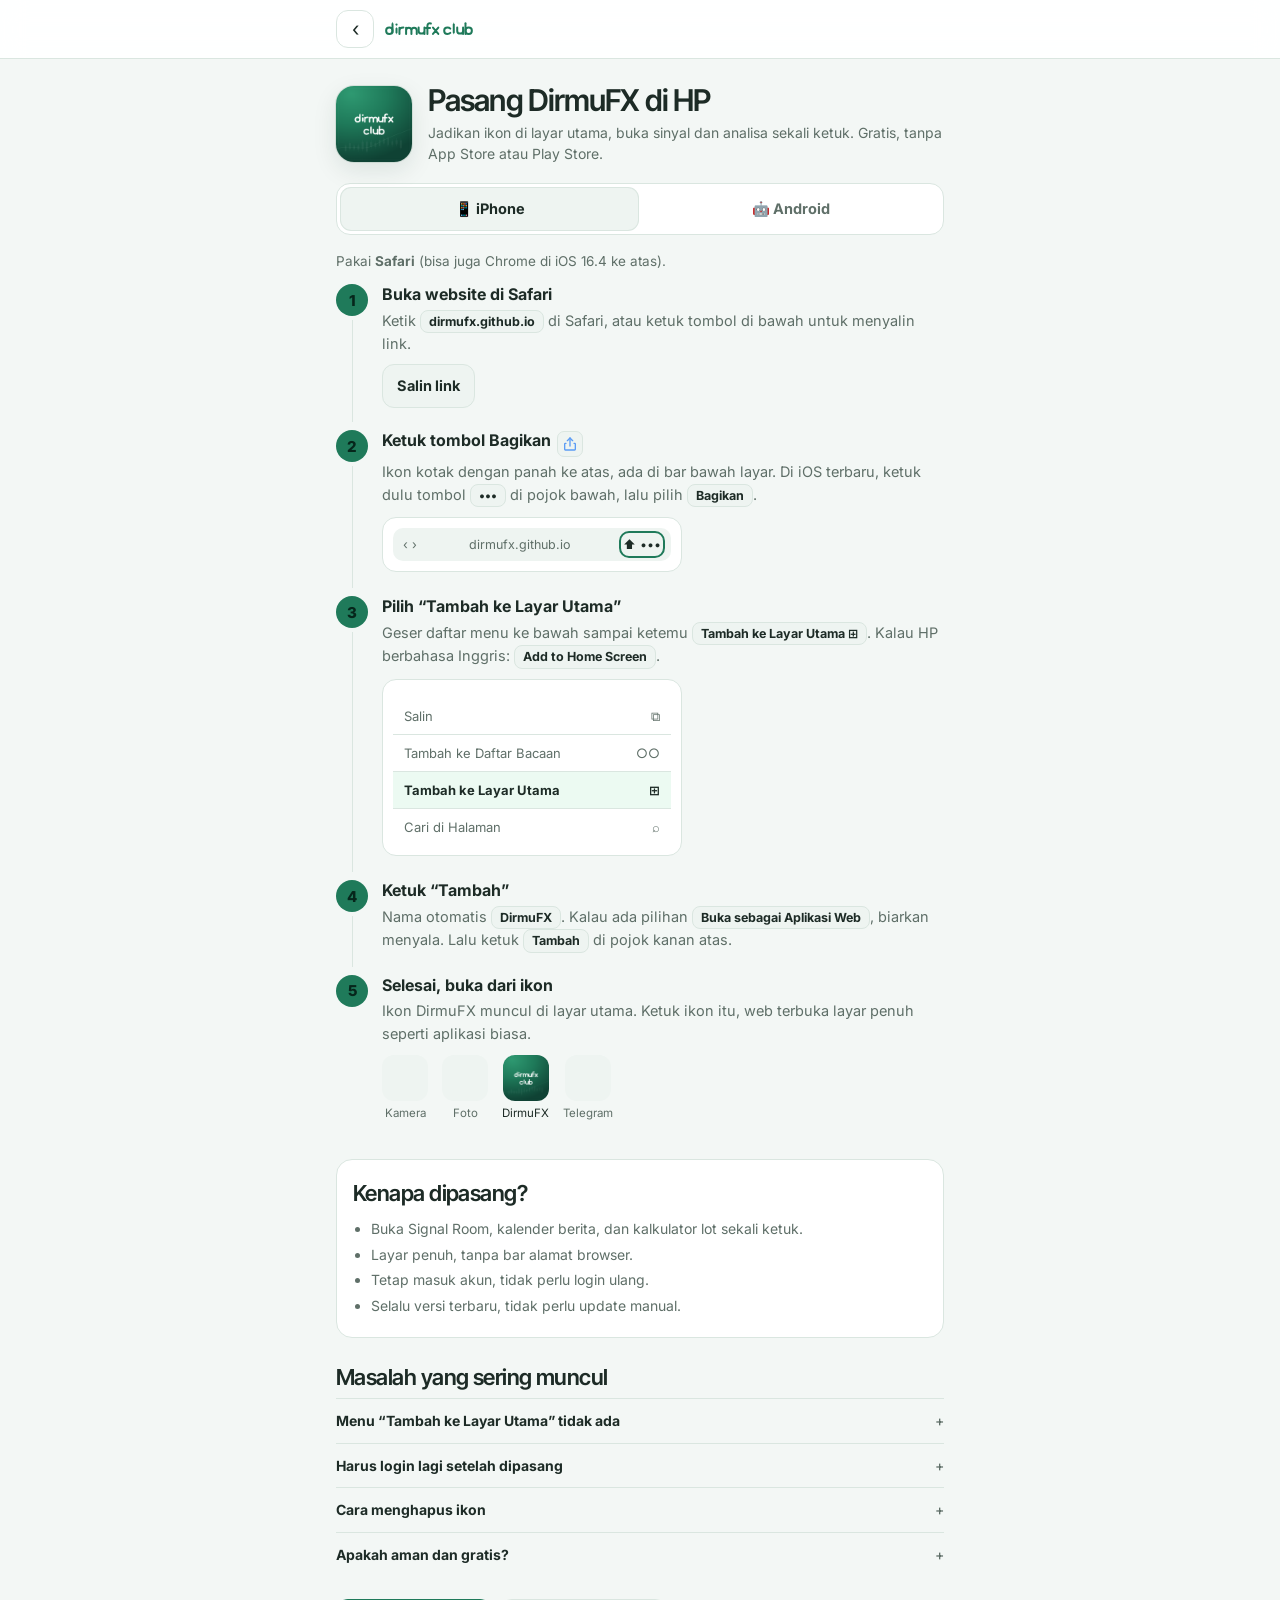
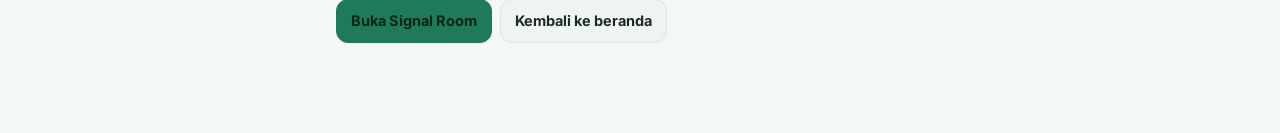
<file: pasang.html>
<!doctype html>
<html lang="id">
<head>
<meta charset="utf-8">
<meta name="viewport" content="width=device-width,initial-scale=1,viewport-fit=cover">
<meta name="theme-color" content="#0a0a0c">
<title>Pasang DirmuFX di HP · iPhone & Android</title>
<meta name="description" content="Cara memasang DirmuFX sebagai ikon aplikasi di layar utama iPhone dan Android. Gratis, tanpa App Store atau Play Store.">
<meta property="og:title" content="Pasang aplikasi DirmuFX di HP kamu">
<meta property="og:description" content="Sekali pasang, buka sinyal & analisa langsung dari ikon di layar utama.">
<link rel="manifest" href="manifest.json">
<link rel="apple-touch-icon" href="apple-touch-icon.png?v=3">
<link rel="icon" href="icon-192.png">
<link rel="preconnect" href="https://fonts.googleapis.com">
<link rel="stylesheet" href="https://fonts.googleapis.com/css2?family=Inter:wght@400;500;600;700&family=Inter+Tight:wght@500;600;700&display=swap">
<style>
:root{--bg:#0d0f0d;--panel:#171a17;--panel2:#20241f;--line:#2b302a;--fg:#eef0e8;--muted:#a3aa9c;--blue:#5b9cf5;--brand:#63d297;--amber:#e3b85c;
 --f:"Inter",system-ui,-apple-system,"Segoe UI",sans-serif;color-scheme:dark}
*{box-sizing:border-box}
[hidden]{display:none!important}
html{-webkit-text-size-adjust:100%}
body{margin:0;background:radial-gradient(800px 420px at 85% -10%,rgba(99,210,151,.10),transparent 60%),var(--bg);color:var(--fg);font-family:var(--f);font-size:15.5px;line-height:1.6;min-height:100vh}
a{color:var(--blue)}
button{font:inherit;color:inherit}
.top{position:sticky;top:0;z-index:20;background:rgba(255,255,255,0.92);backdrop-filter:blur(12px);-webkit-backdrop-filter:blur(12px);border-bottom:1px solid var(--line)}
.top .in{max-width:640px;margin:0 auto;display:flex;align-items:center;gap:10px;padding:10px 16px}
.back{display:inline-flex;align-items:center;justify-content:center;width:38px;height:38px;border:1px solid var(--line);border-radius:12px;background:var(--panel);color:var(--fg);text-decoration:none;font-size:20px}
.brand{display:flex;align-items:center;gap:8px;flex:1;min-width:0;text-decoration:none;color:var(--fg);font-weight:800;font-size:16.5px;white-space:nowrap}
.brand svg{width:24px;height:auto;flex:none}.brand i{font-style:normal;color:var(--brand)}
.wrap{max-width:640px;margin:0 auto;padding:20px 16px 90px}
.hero{display:flex;gap:16px;align-items:center;margin:4px 0 18px}
.hero img{width:76px;height:76px;border-radius:18px;flex:none;box-shadow:0 8px 24px rgba(20,50,40,0.1),0 0 0 1px var(--line)}
h1{font-size:25px;line-height:1.2;margin:0 0 4px;letter-spacing:-.01em}
.lead{color:var(--muted);margin:0;font-size:14.5px}
.note{border-radius:14px;padding:12px 14px;margin:0 0 14px;font-size:14.5px;line-height:1.5;border:1px solid var(--line);background:var(--panel)}
.note b{display:block;font-size:15px;margin-bottom:2px}
.note.warn{border-color:#e8daba;background:#f3f0e7}
.note.ok{border-color:#bee5d1;background:#e7f3ec}
.note .row{display:flex;gap:8px;margin-top:10px;flex-wrap:wrap}
.btn{display:inline-flex;align-items:center;justify-content:center;gap:6px;border:1px solid var(--line);background:var(--panel2);border-radius:12px;padding:10px 14px;font-weight:700;font-size:14.5px;cursor:pointer;text-decoration:none;color:var(--fg)}
.btn.pri{background:var(--brand);border-color:var(--brand);color:#06261b}
.btn.wide{width:100%;padding:13px 14px;font-size:15.5px;margin:0 0 14px}
.seg{display:flex;gap:4px;background:var(--panel);border:1px solid var(--line);border-radius:14px;padding:4px;margin:0 0 16px}
.seg button{flex:1;border:0;background:none;border-radius:10px;padding:10px 4px;font-weight:700;color:var(--muted);cursor:pointer;font-size:14.5px}
.seg button[aria-pressed="true"]{background:var(--panel2);color:var(--fg);box-shadow:0 0 0 1px var(--line)}
.os[hidden]{display:none}
.browser{font-size:13.5px;color:var(--muted);margin:0 0 12px}
ol.steps{list-style:none;margin:0;padding:0;counter-reset:s}
ol.steps>li{counter-increment:s;position:relative;padding:0 0 18px 46px}
ol.steps>li::before{content:counter(s);position:absolute;left:0;top:0;width:32px;height:32px;border-radius:50%;background:var(--brand);color:#06261b;font-weight:800;display:flex;align-items:center;justify-content:center;font-size:15px}
ol.steps>li:not(:last-child)::after{content:"";position:absolute;left:15.5px;top:36px;bottom:4px;width:1px;background:var(--line)}
ol.steps b.t{display:block;font-size:16px;line-height:1.35;margin:4px 0 4px}
ol.steps p{margin:0;color:var(--muted);font-size:14.5px}
.ic{display:inline-flex;align-items:center;justify-content:center;vertical-align:-6px;width:26px;height:26px;border-radius:7px;background:var(--panel2);border:1px solid var(--line);margin:0 2px}
.ic svg{width:16px;height:16px}
.pill{display:inline-block;background:var(--panel2);border:1px solid var(--line);border-radius:8px;padding:1px 8px;font-weight:700;color:var(--fg);font-size:14px;white-space:nowrap}
/* mini mockup */
.mock{margin:10px 0 2px;background:#ffffff;border:1px solid var(--line);border-radius:14px;padding:10px;max-width:300px}
.mock .bar{display:flex;align-items:center;justify-content:space-between;background:var(--panel2);border-radius:10px;padding:7px 10px;font-size:12.5px;color:var(--muted)}
.mock .bar .hl{outline:2px solid var(--brand);outline-offset:2px;border-radius:6px;color:var(--fg)}
.mock .menu{margin-top:8px;background:var(--panel);border-radius:10px;overflow:hidden}
.mock .menu div{padding:8px 11px;font-size:13px;border-bottom:1px solid var(--line);color:var(--muted);display:flex;justify-content:space-between}
.mock .menu div:last-child{border-bottom:0}
.mock .menu .hl{color:var(--fg);background:rgba(99,210,151,.12);font-weight:700}
.home{display:flex;gap:14px;margin-top:10px}
.home span{display:flex;flex-direction:column;align-items:center;gap:4px;font-size:11.5px;color:var(--muted)}
.home i{display:block;width:46px;height:46px;border-radius:12px;background:var(--panel2)}
.home img{width:46px;height:46px;border-radius:12px}
.home .me{color:var(--fg)}
.card{background:var(--panel);border:1px solid var(--line);border-radius:16px;padding:16px;margin:18px 0 14px}
.card h2{font-size:16px;margin:0 0 8px}
.card ul{margin:0;padding-left:18px;color:var(--muted);font-size:14.5px}
.card li{margin:4px 0}
details{border-top:1px solid var(--line);padding:11px 0}
details:last-child{border-bottom:1px solid var(--line)}
summary{font-weight:700;cursor:pointer;list-style:none;display:flex;justify-content:space-between;gap:10px}
summary::-webkit-details-marker{display:none}
summary::after{content:"+";color:var(--muted);font-weight:500}
details[open] summary::after{content:"−"}
details p{margin:8px 0 0;color:var(--muted);font-size:14.5px}
.toast{position:fixed;left:50%;bottom:24px;transform:translateX(-50%);background:var(--brand);color:#06261b;font-weight:700;padding:10px 16px;border-radius:12px;font-size:14px;opacity:0;pointer-events:none;transition:opacity .2s}
.toast.on{opacity:1}
a:focus-visible,button:focus-visible,summary:focus-visible{outline:2px solid var(--brand);outline-offset:2px}
</style>
<link rel="stylesheet" href="tema.css?v=2">
<style>.brand .clublogo{height:20px;width:auto;display:block}</style>
</head>
<body>
<header class="top"><div class="in">
  <a class="back" href="index.html" aria-label="Kembali ke beranda">‹</a>
  <a class="brand" href="index.html"><img src="logo-club.svg?v=1" alt="DirmuFX Club" class="clublogo"></a>
</div></header>

<main class="wrap">
  <div class="hero">
    <img src="icon-192.png" alt="Ikon aplikasi DirmuFX">
    <div>
      <h1>Pasang DirmuFX di HP</h1>
      <p class="lead">Jadikan ikon di layar utama, buka sinyal dan analisa sekali ketuk. Gratis, tanpa App Store atau Play Store.</p>
    </div>
  </div>

  <div class="note ok" id="installed" hidden><b>✅ DirmuFX sudah terpasang</b>Kamu sedang membuka DirmuFX dari ikon di layar utama. Tidak perlu pasang lagi.</div>

  <div class="note warn" id="inapp" hidden>
    <b>⚠️ Buka dulu di browser</b>
    Kamu membuka halaman ini dari dalam aplikasi lain (Instagram, TikTok, Telegram, dll). Di sini tombol pasang tidak muncul. Salin link, lalu tempel di <span id="inappBr">Safari</span>.
    <div class="row"><button class="btn pri" data-copy>Salin link</button></div>
  </div>

  <button class="btn pri wide" id="installBtn" hidden>📲 Pasang aplikasi sekarang</button>

  <div class="seg" role="group" aria-label="Pilih jenis HP">
    <button type="button" data-os="ios" aria-pressed="true">📱 iPhone</button>
    <button type="button" data-os="android" aria-pressed="false">🤖 Android</button>
  </div>

  <!-- iPhone -->
  <section class="os" id="os-ios">
    <p class="browser">Pakai <b>Safari</b> (bisa juga Chrome di iOS 16.4 ke atas).</p>
    <ol class="steps">
      <li><b class="t">Buka website di Safari</b>
        <p>Ketik <span class="pill">dirmufx.github.io</span> di Safari, atau ketuk tombol di bawah untuk menyalin link.</p>
        <div style="margin-top:8px"><button class="btn" data-copy>Salin link</button></div>
      </li>
      <li><b class="t">Ketuk tombol Bagikan <span class="ic" aria-hidden="true"><svg viewBox="0 0 24 24" fill="none" stroke="#5b9cf5" stroke-width="2" stroke-linecap="round" stroke-linejoin="round"><path d="M12 3v12"/><path d="M8 7l4-4 4 4"/><path d="M6 11H5a1 1 0 0 0-1 1v8a1 1 0 0 0 1 1h14a1 1 0 0 0 1-1v-8a1 1 0 0 0-1-1h-1"/></svg></span></b>
        <p>Ikon kotak dengan panah ke atas, ada di bar bawah layar. Di iOS terbaru, ketuk dulu tombol <span class="pill">•••</span> di pojok bawah, lalu pilih <span class="pill">Bagikan</span>.</p>
        <div class="mock" aria-hidden="true"><div class="bar"><span>‹ ›</span><span>dirmufx.github.io</span><span class="hl">⬆︎ •••</span></div></div>
      </li>
      <li><b class="t">Pilih “Tambah ke Layar Utama”</b>
        <p>Geser daftar menu ke bawah sampai ketemu <span class="pill">Tambah ke Layar Utama ⊞</span>. Kalau HP berbahasa Inggris: <span class="pill">Add to Home Screen</span>.</p>
        <div class="mock" aria-hidden="true"><div class="menu"><div><span>Salin</span><span>⧉</span></div><div><span>Tambah ke Daftar Bacaan</span><span>○○</span></div><div class="hl"><span>Tambah ke Layar Utama</span><span>⊞</span></div><div><span>Cari di Halaman</span><span>⌕</span></div></div></div>
      </li>
      <li><b class="t">Ketuk “Tambah”</b>
        <p>Nama otomatis <span class="pill">DirmuFX</span>. Kalau ada pilihan <span class="pill">Buka sebagai Aplikasi Web</span>, biarkan menyala. Lalu ketuk <span class="pill">Tambah</span> di pojok kanan atas.</p>
      </li>
      <li><b class="t">Selesai, buka dari ikon</b>
        <p>Ikon DirmuFX muncul di layar utama. Ketuk ikon itu, web terbuka layar penuh seperti aplikasi biasa.</p>
        <div class="home" aria-hidden="true"><span><i></i>Kamera</span><span><i></i>Foto</span><span class="me"><img src="icon-192.png" alt="">DirmuFX</span><span><i></i>Telegram</span></div>
      </li>
    </ol>
  </section>

  <!-- Android -->
  <section class="os" id="os-android" hidden>
    <p class="browser">Pakai <b>Google Chrome</b>. Untuk Samsung Internet, lihat catatan di langkah 2.</p>
    <ol class="steps">
      <li><b class="t">Buka website di Chrome</b>
        <p>Ketik <span class="pill">dirmufx.github.io</span> di Chrome, atau salin link di bawah lalu tempel di Chrome.</p>
        <div style="margin-top:8px"><button class="btn" data-copy>Salin link</button></div>
      </li>
      <li><b class="t">Ketuk titik tiga <span class="pill">⋮</span> di pojok kanan atas</b>
        <p>Kalau muncul tombol hijau <span class="pill">Pasang aplikasi sekarang</span> di atas halaman ini, ketuk saja itu, lalu lompat ke langkah 4.</p>
        <p style="margin-top:6px">Samsung Internet: ketuk <span class="pill">≡</span> di bawah kanan, pilih <span class="pill">Tambahkan halaman ke</span> → <span class="pill">Layar Depan</span>.</p>
        <div class="mock" aria-hidden="true"><div class="bar"><span>⌂</span><span>dirmufx.github.io</span><span class="hl">⋮</span></div></div>
      </li>
      <li><b class="t">Pilih “Instal aplikasi” atau “Tambahkan ke layar utama”</b>
        <p>Nama menu bisa beda sedikit tergantung versi Chrome. Pilih salah satu yang ada.</p>
        <div class="mock" aria-hidden="true"><div class="menu"><div><span>Tab baru</span><span>＋</span></div><div><span>Histori</span><span>↺</span></div><div class="hl"><span>Tambahkan ke layar utama</span><span>📲</span></div><div><span>Setelan</span><span>⚙︎</span></div></div></div>
      </li>
      <li><b class="t">Ketuk “Instal” atau “Tambah”</b>
        <p>Kalau ditanya lagi, pilih <span class="pill">Tambahkan otomatis</span> atau seret ikon ke layar utama.</p>
      </li>
      <li><b class="t">Selesai, buka dari ikon</b>
        <p>Ikon DirmuFX muncul di layar utama atau di laci aplikasi. Ketuk untuk membuka layar penuh.</p>
        <div class="home" aria-hidden="true"><span><i></i>Galeri</span><span><i></i>WhatsApp</span><span class="me"><img src="icon-192.png" alt="">DirmuFX</span><span><i></i>Chrome</span></div>
      </li>
    </ol>
  </section>

  <div class="card">
    <h2>Kenapa dipasang?</h2>
    <ul>
      <li>Buka Signal Room, kalender berita, dan kalkulator lot sekali ketuk.</li>
      <li>Layar penuh, tanpa bar alamat browser.</li>
      <li>Tetap masuk akun, tidak perlu login ulang.</li>
      <li>Selalu versi terbaru, tidak perlu update manual.</li>
    </ul>
  </div>

  <h2 style="font-size:17px;margin:22px 0 4px">Masalah yang sering muncul</h2>
  <details><summary>Menu “Tambah ke Layar Utama” tidak ada</summary>
    <p>Biasanya karena web dibuka dari dalam Instagram, TikTok, Telegram, atau WhatsApp. Salin link, lalu buka di Safari (iPhone) atau Chrome (Android). Di iPhone, geser menu Bagikan sampai paling bawah. Kalau tetap tidak ada, ketuk <b>Edit Tindakan</b> lalu tambahkan.</p></details>
  <details><summary>Harus login lagi setelah dipasang</summary>
    <p>Di iPhone, aplikasi dari layar utama menyimpan login terpisah dari Safari. Login sekali saja di dalam aplikasi, setelah itu tersimpan.</p></details>
  <details><summary>Cara menghapus ikon</summary>
    <p>Tekan lama ikon DirmuFX, lalu pilih <b>Hapus</b> (iPhone) atau <b>Copot/Hapus</b> (Android). Data akun kamu tidak ikut terhapus.</p></details>
  <details><summary>Apakah aman dan gratis?</summary>
    <p>Aman dan gratis. Ini hanya pintasan ke website resmi dirmufx.github.io, tidak memasang file apa pun dari luar.</p></details>

  <div style="margin-top:22px;display:flex;gap:8px;flex-wrap:wrap">
    <a class="btn pri" href="index.html#analisa">Buka Signal Room</a>
    <a class="btn" href="index.html">Kembali ke beranda</a>
  </div>
</main>
<div class="toast" id="toast" role="status">Link disalin</div>

<script>
(function(){
  var ua=navigator.userAgent||"";
  var isIOS=/iPhone|iPad|iPod/i.test(ua)||(navigator.platform==="MacIntel"&&navigator.maxTouchPoints>1);
  var isAndroid=/Android/i.test(ua);
  var inApp=/Instagram|FBAN|FBAV|FB_IAB|musical_ly|BytedanceWebview|TikTok|Telegram|Line\/|WhatsApp|Snapchat|Twitter/i.test(ua);
  var standalone=window.matchMedia("(display-mode: standalone)").matches||navigator.standalone===true;
  var URL_SITE="https://dirmufx.github.io/";

  function show(os){
    document.querySelectorAll("[data-os]").forEach(function(b){b.setAttribute("aria-pressed",b.dataset.os===os?"true":"false")});
    document.getElementById("os-ios").hidden=os!=="ios";
    document.getElementById("os-android").hidden=os!=="android";
  }
  document.querySelectorAll("[data-os]").forEach(function(b){b.addEventListener("click",function(){show(b.dataset.os)})});
  show(isAndroid?"android":"ios");

  if(standalone)document.getElementById("installed").hidden=false;
  else if(inApp){document.getElementById("inapp").hidden=false;document.getElementById("inappBr").textContent=isAndroid?"Chrome":"Safari";}

  var t=document.getElementById("toast");
  function toast(m){t.textContent=m;t.classList.add("on");setTimeout(function(){t.classList.remove("on")},1800)}
  document.querySelectorAll("[data-copy]").forEach(function(b){b.addEventListener("click",function(){
    var done=function(){toast("Link disalin, tempel di "+(isAndroid?"Chrome":"Safari"))};
    if(navigator.clipboard&&window.isSecureContext){navigator.clipboard.writeText(URL_SITE).then(done,fallback)}else fallback();
    function fallback(){var i=document.createElement("textarea");i.value=URL_SITE;i.setAttribute("readonly","");i.style.position="fixed";i.style.opacity="0";document.body.appendChild(i);i.select();try{document.execCommand("copy");done()}catch(e){toast("Salin manual: dirmufx.github.io")}document.body.removeChild(i)}
  })});

  // Tombol pasang langsung (Chrome Android, bila tersedia)
  var deferred=null,btn=document.getElementById("installBtn");
  window.addEventListener("beforeinstallprompt",function(e){e.preventDefault();deferred=e;if(!standalone)btn.hidden=false});
  btn.addEventListener("click",function(){if(!deferred)return;deferred.prompt();deferred.userChoice.finally(function(){deferred=null;btn.hidden=true})});
  window.addEventListener("appinstalled",function(){btn.hidden=true;toast("DirmuFX terpasang ✅")});
})();
</script>
</body>
</html>
</file>
<file: tema.css>
/* ===== Tema terang DirmuFX (dipakai semua halaman) ===== */
:root{--bg:#f3f7f5;--bg2:#e8f0ec;--panel:#ffffff;--panel2:#eef4f1;--line:#dae6e0;--fg:#1d2b26;--muted:#5f6f68;
 --gold:#1f7a5a;--gold-hi:#2f9a72;--gold-lo:#17604a;--gold-dim:#bfe0d1;--up:#1f8a5a;--up-dim:#dff1e8;--down:#c4473f;--down-dim:#fbe3df;
 --blue:#1f7a5a;--brand:#1f7a5a;--amber:#b07a1a;--violet:#3a66b0;--violet-dim:#e3ecfa;
 /* kantor */--card:#ffffff;--ink:#1d2b26;--mute:#5f6f68;--green:#1f8a5a;--red:#c4473f;
 --f:"Inter",system-ui,-apple-system,sans-serif;--f-display:"Inter Tight","Inter",system-ui,sans-serif;--f-body:"Inter",system-ui,-apple-system,sans-serif;--f-mono:"Inter",system-ui,sans-serif;
 color-scheme:light}
html,body{background:#f3f7f5!important;color:#1d2b26}
body,body button,body input,body select,body textarea{font-family:"Inter",system-ui,-apple-system,sans-serif!important}
body h1,body h2,body h3{font-family:"Inter Tight","Inter",system-ui,sans-serif!important;letter-spacing:-.025em}
body h1{font-weight:600!important}
/* logo DirmuFX: lilin putih jadi gelap, garis hijau jadi toska */
svg g[fill="#fff"]{fill:#1d2b26}
svg path[stroke="#63d297"]{stroke:#1f7a5a}
svg g[fill="#63d297"]{fill:#1f7a5a}
/* ukuran huruf disamakan dengan beranda (lebih kecil & santai) */
html body{font-size:14px!important;line-height:1.55}
body p,body li,body .lead,body .hero p{font-size:14px}
body h1,body .hero h1,body .lt{font-size:clamp(24px,6.6vw,30px)!important;font-weight:600!important;line-height:1.15!important;letter-spacing:-.03em!important}
body h2,body .lvh h2{font-size:clamp(18px,4.8vw,22px)!important;font-weight:600!important}
body h3{font-size:15px!important;font-weight:600!important}
body .brand,body .tb b,body header b{font-size:15px}
body .chip,body .pill{font-size:12.5px}
</file>
